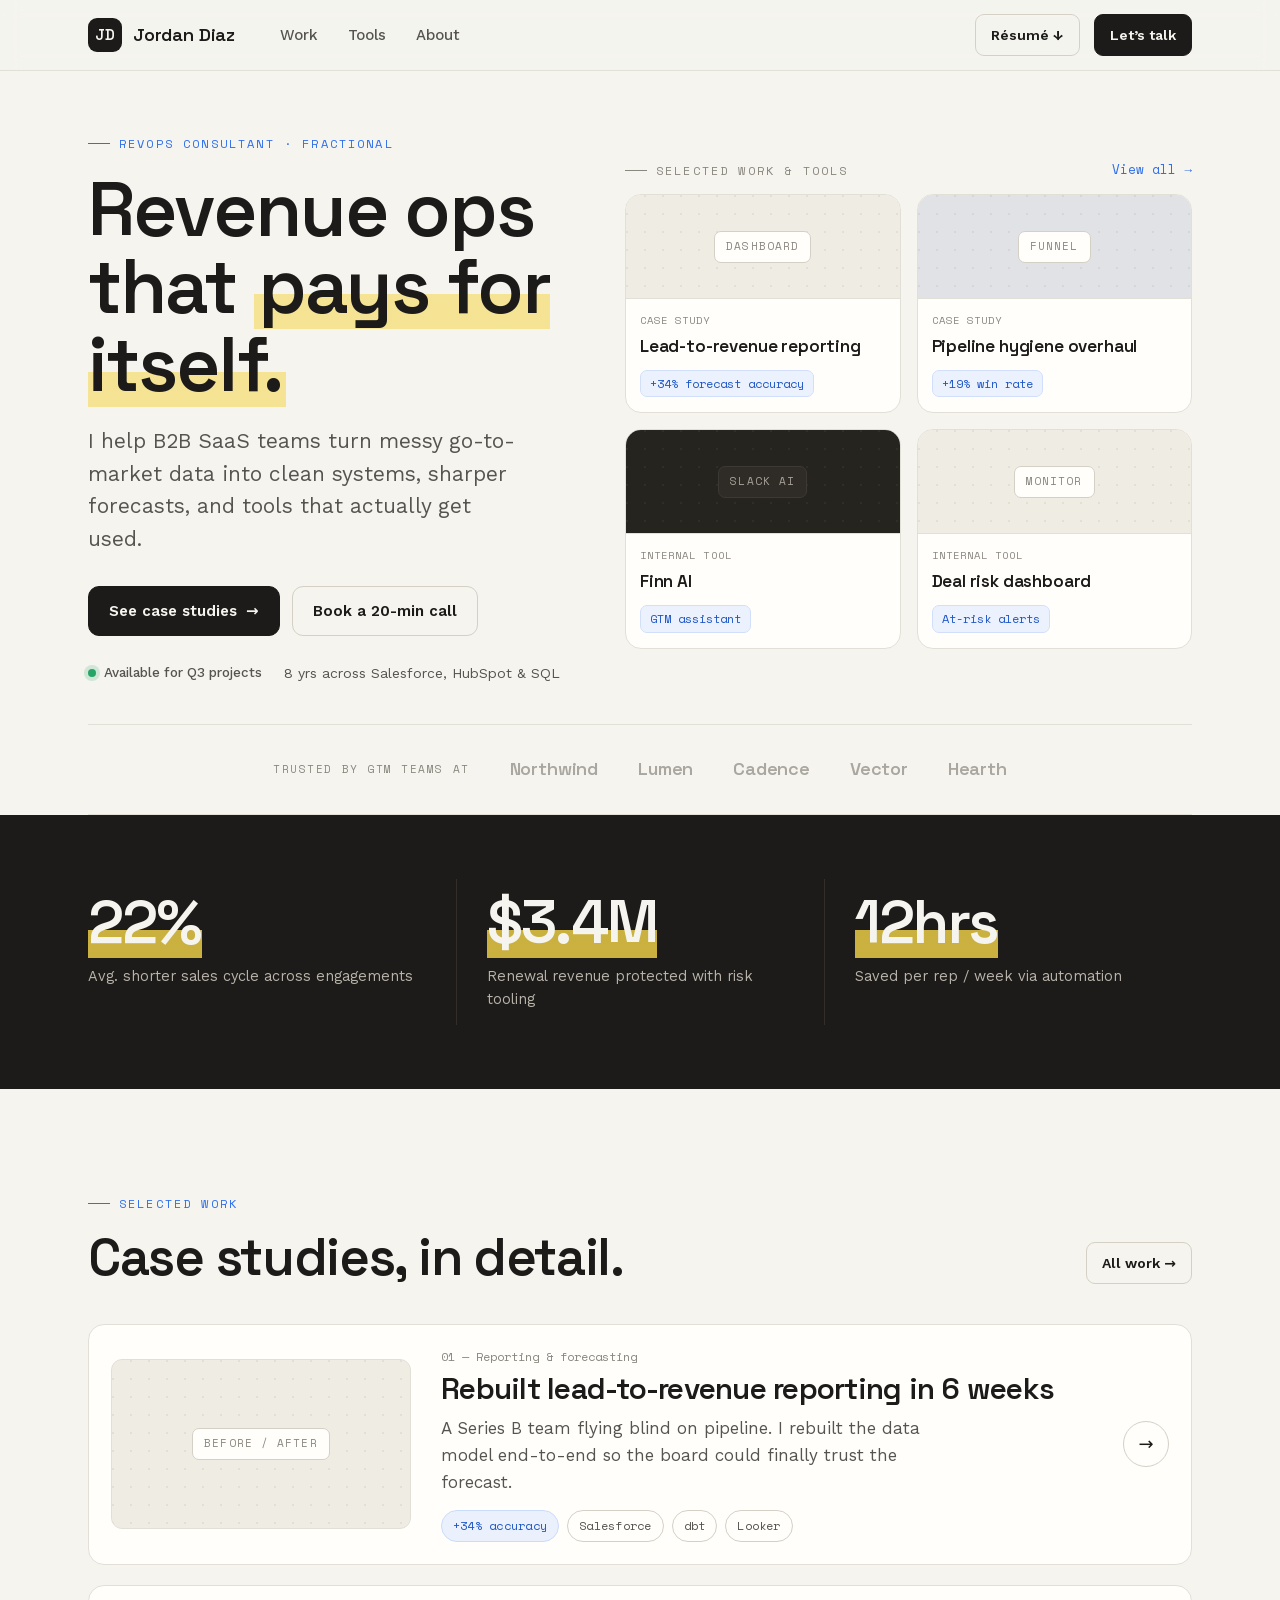
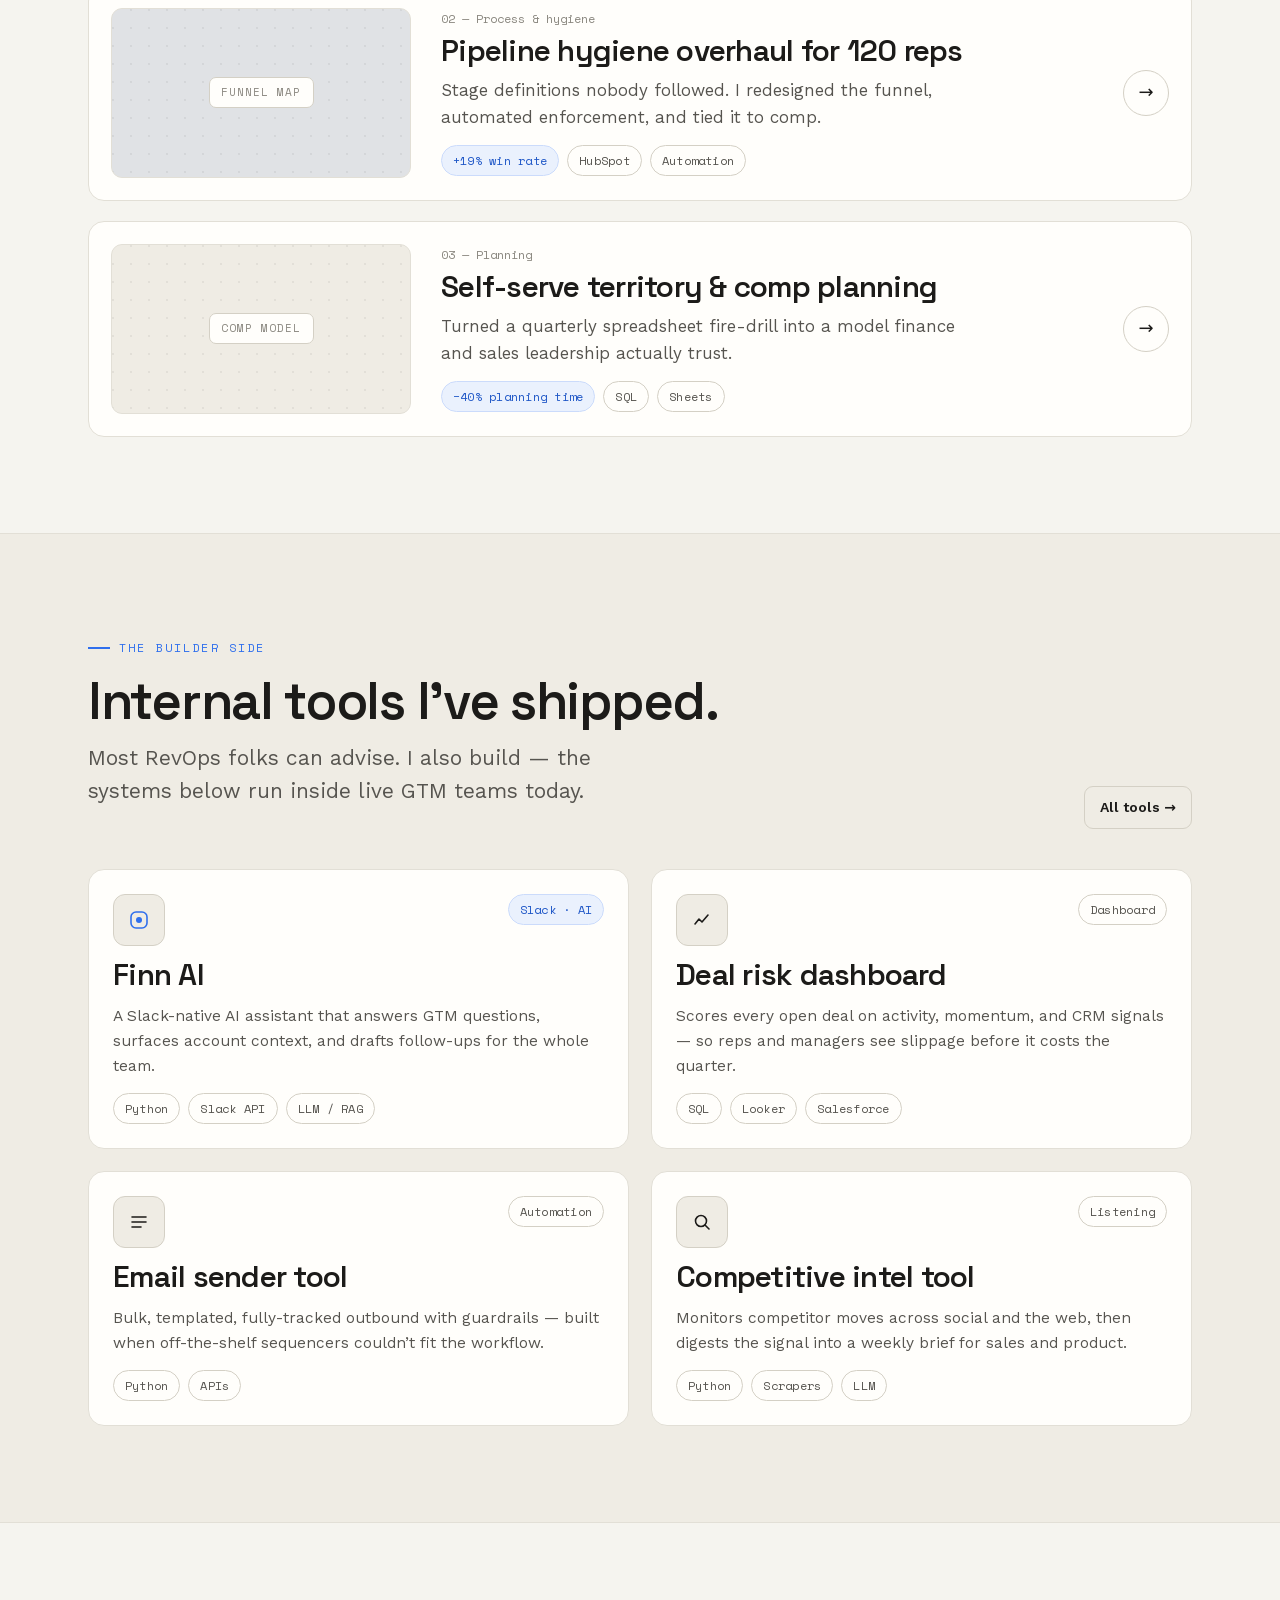
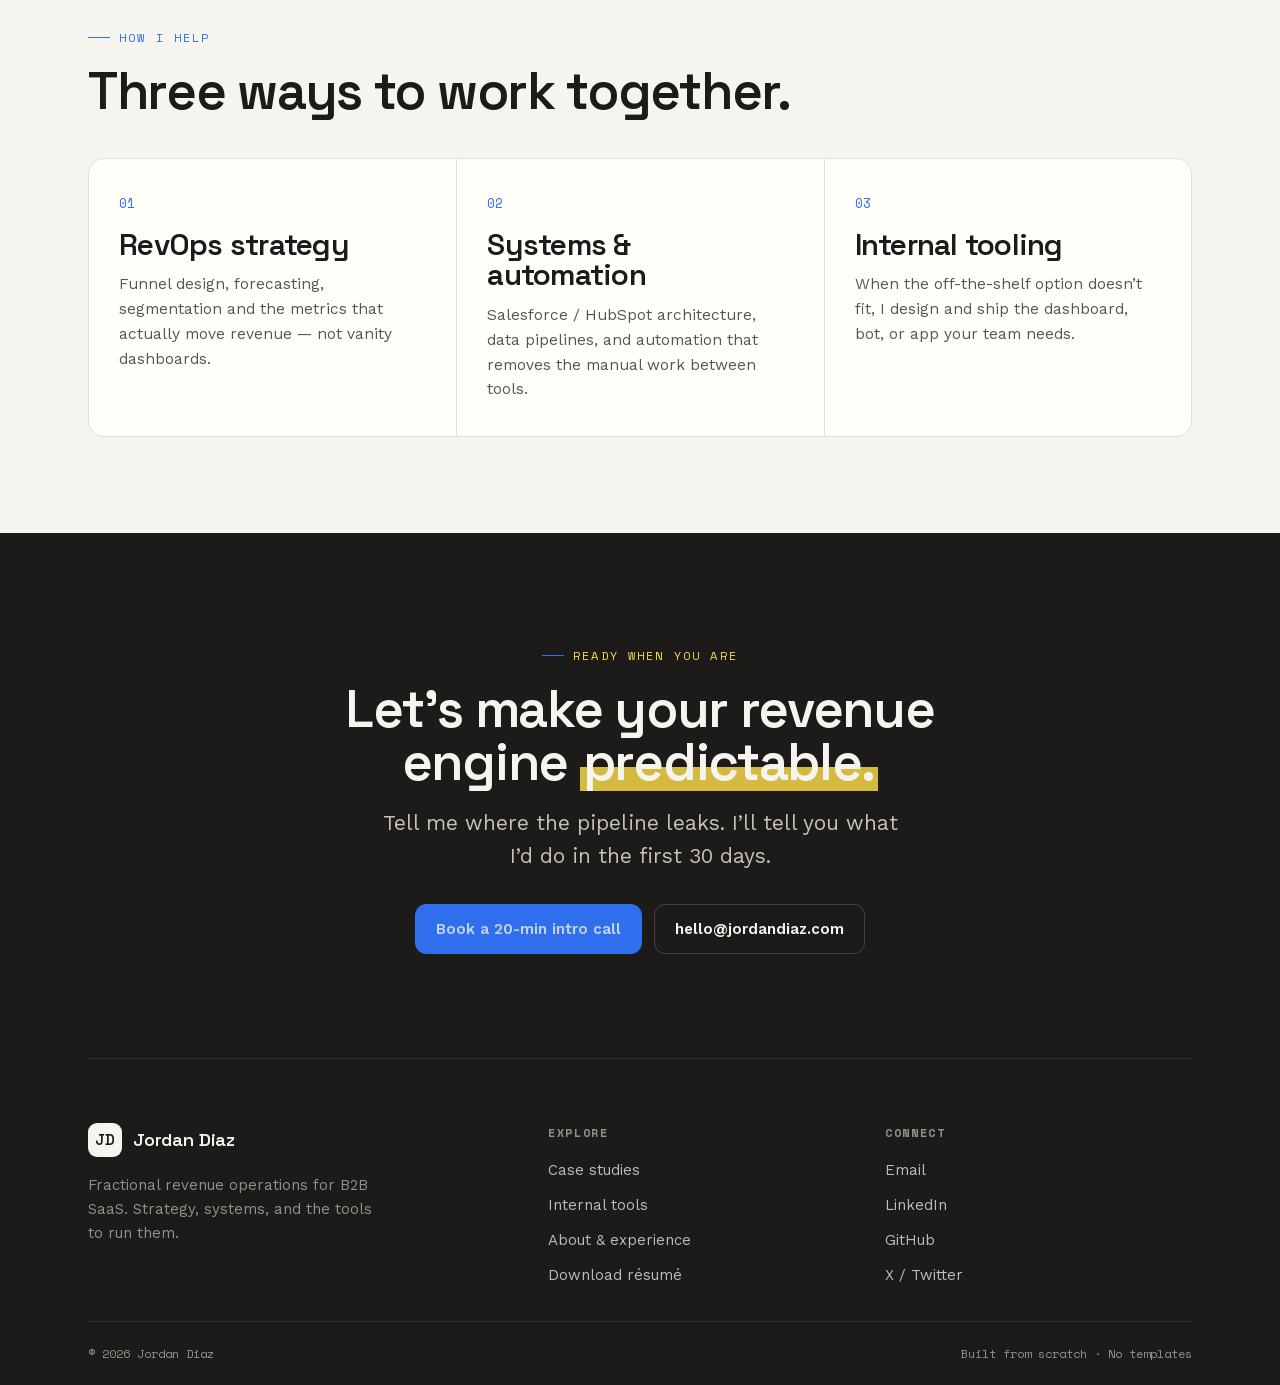
<file: index.html>
<!DOCTYPE html>
<html>
<head>
  <meta charset="utf-8">
  <title>Jordan Diaz — RevOps Consultant</title>
  <style>
    * { margin: 0; padding: 0; box-sizing: border-box; }
    body { background: #1c1b19; display: flex; align-items: center; justify-content: center; min-height: 100vh; font-family: -apple-system, BlinkMacSystemFont, sans-serif; }
    #__bundler_loading { position: fixed; bottom: 20px; right: 20px; font: 13px/1.4 -apple-system, BlinkMacSystemFont, sans-serif; color: #666; background: #fff; padding: 8px 14px; border-radius: 8px; box-shadow: 0 1px 4px rgba(0,0,0,0.12); z-index: 10000; }
    #__bundler_thumbnail { position: fixed; inset: 0; width: 100%; height: 100%; display: flex; align-items: center; justify-content: center; background: #1c1b19; z-index: 9999; }
    #__bundler_thumbnail svg { width: 100%; height: 100%; object-fit: contain; }
    #__bundler_placeholder { color: #999; font-size: 14px; }
  </style>
  <noscript>
    <style>#__bundler_loading { display: none; }</style>
    <div style="position:fixed;bottom:12px;left:12px;font:13px/1.4 -apple-system,BlinkMacSystemFont,sans-serif;color:#999;background:rgba(255,255,255,0.9);padding:6px 12px;border-radius:6px;box-shadow:0 1px 4px rgba(0,0,0,0.08);z-index:10000;">
      This page requires JavaScript to display.
    </div>
  </noscript>
</head>
<body>
  <div id="__bundler_thumbnail">
  <svg viewBox="0 0 1200 800" xmlns="http://www.w3.org/2000/svg">
    <rect x="430" y="250" width="340" height="300" rx="26" fill="#f5f4ef"></rect>
    <rect x="470" y="300" width="150" height="34" rx="9" fill="#1c1b19"></rect>
    <rect x="470" y="356" width="200" height="18" rx="9" fill="#2f6fed"></rect>
    <rect x="470" y="392" width="160" height="18" rx="9" fill="#c9c6bd"></rect>
    <rect x="470" y="452" width="120" height="46" rx="11" fill="#1c1b19"></rect>
    <text x="600" y="610" font-family="monospace" font-size="30" letter-spacing="8" fill="#f5f4ef" text-anchor="middle">JORDAN DIAZ</text>
    <text x="600" y="650" font-family="monospace" font-size="18" letter-spacing="5" fill="#8a877f" text-anchor="middle">REVOPS PORTFOLIO</text>
  </svg>
</div>
  <div id="__bundler_loading">Unpacking...</div>

  <script>
    
document.addEventListener('DOMContentLoaded', async function() {
  const loading = document.getElementById('__bundler_loading');
  function setStatus(msg) { if (loading) loading.textContent = msg; }

  // Error sink persists across replaceWith since it's on window, not the DOM.
  window.addEventListener('error', function(e) {
    var p = document.body || document.documentElement;
    var d = document.getElementById('__bundler_err') || p.appendChild(document.createElement('div'));
    d.id = '__bundler_err';
    d.style.cssText = 'position:fixed;bottom:12px;left:12px;right:12px;font:12px/1.4 ui-monospace,monospace;background:#2a1215;color:#ff8a80;padding:10px 14px;border-radius:8px;border:1px solid #5c2b2e;z-index:99999;white-space:pre-wrap;max-height:40vh;overflow:auto';
    d.textContent = (d.textContent ? d.textContent + String.fromCharCode(10) : '') +
      '[bundle] ' + (e.message || e.type) +
      (e.filename ? ' (' + e.filename.slice(0, 60) + ':' + e.lineno + ')' : '');
  }, true);

  try {
    const manifestEl = document.querySelector('script[type="__bundler/manifest"]');
    const templateEl = document.querySelector('script[type="__bundler/template"]');
    if (!manifestEl || !templateEl) {
      setStatus('Error: missing bundle data');
      console.error('[bundler] Missing script tags — manifestEl:', !!manifestEl, 'templateEl:', !!templateEl);
      return;
    }

    const manifest = JSON.parse(manifestEl.textContent);
    let template = JSON.parse(templateEl.textContent);

    const uuids = Object.keys(manifest);
    setStatus('Unpacking ' + uuids.length + ' assets...');

    const blobUrls = {};
    await Promise.all(uuids.map(async (uuid) => {
      const entry = manifest[uuid];
      try {
        const binaryStr = atob(entry.data);
        const bytes = new Uint8Array(binaryStr.length);
        for (let i = 0; i < binaryStr.length; i++) bytes[i] = binaryStr.charCodeAt(i);

        let finalBytes = bytes;
        if (entry.compressed) {
          if (typeof DecompressionStream !== 'undefined') {
            const ds = new DecompressionStream('gzip');
            const writer = ds.writable.getWriter();
            const reader = ds.readable.getReader();
            writer.write(bytes);
            writer.close();
            const chunks = [];
            let totalLen = 0;
            while (true) {
              const { done, value } = await reader.read();
              if (done) break;
              chunks.push(value);
              totalLen += value.length;
            }
            finalBytes = new Uint8Array(totalLen);
            let offset = 0;
            for (const chunk of chunks) { finalBytes.set(chunk, offset); offset += chunk.length; }
          } else {
            console.warn('DecompressionStream not available, asset ' + uuid + ' may not render');
          }
        }

        blobUrls[uuid] = URL.createObjectURL(new Blob([finalBytes], { type: entry.mime }));
      } catch (err) {
        console.error('Failed to decode asset ' + uuid + ':', err);
        blobUrls[uuid] = URL.createObjectURL(new Blob([], { type: entry.mime }));
      }
    }));

    const extResEl = document.querySelector('script[type="__bundler/ext_resources"]');
    const extResources = extResEl ? JSON.parse(extResEl.textContent) : [];
    const resourceMap = {};
    for (const entry of extResources) {
      if (blobUrls[entry.uuid]) resourceMap[entry.id] = blobUrls[entry.uuid];
    }

    setStatus('Rendering...');
    for (const uuid of uuids) template = template.split(uuid).join(blobUrls[uuid]);

    // Strip integrity + crossorigin — blob URLs from a file:// document inherit
    // a null origin, so crossorigin forces a CORS fetch that SRI then rejects.
    // The manifest bytes are ours; SRI protects against CDN compromise, not this.
    template = template.replace(/\s+integrity="[^"]*"/gi, '').replace(/\s+crossorigin="[^"]*"/gi, '');

    const resourceScript = '<script>window.__resources = ' +
      JSON.stringify(resourceMap).split('</' + 'script>').join('<\\/' + 'script>') +
      ';</' + 'script>';
    // Inject after <head> so the DOCTYPE stays first; prepending the script
    // would push the parser into quirks mode. DOMParser always emits a <head>
    // (synthesizing one if the source HTML omitted it) but may carry
    // attributes through, so match the full opening tag. slice() rather than
    // replace() keeps us clear of $-pattern substitution in resourceScript.
    const headOpen = template.match(/<head[^>]*>/i);
    if (headOpen) {
      const i = headOpen.index + headOpen[0].length;
      template = template.slice(0, i) + resourceScript + template.slice(i);
    }

    // Parse the template and swap the root element. Scripts inserted via
    // DOMParser/replaceWith are inert per spec — re-create each with
    // createElement so they execute, awaiting onload for src scripts to
    // preserve ordering (React before ReactDOM before Babel before text/babel).
    const doc = new DOMParser().parseFromString(template, 'text/html');
    document.documentElement.replaceWith(doc.documentElement);
    const dead = Array.from(document.scripts);
    for (const old of dead) {
      const s = document.createElement('script');
      for (const a of old.attributes) s.setAttribute(a.name, a.value);
      s.textContent = old.textContent;
      // text/babel scripts with a src: fetch and inline. transformScriptTags
      // does XHR against the src, but blob:null/ from a file:// origin is
      // silently dropped. Inlining makes it a plain inline babel script,
      // which transformScriptTags handles unconditionally.
      if ((s.type === 'text/babel' || s.type === 'text/jsx') && s.src) {
        const r = await fetch(s.src);
        s.textContent = await r.text();
        s.removeAttribute('src');
      }
      const p = s.src ? new Promise(function(r) { s.onload = s.onerror = r; }) : null;
      old.replaceWith(s);
      if (p) await p;
    }
    // Babel standalone auto-transforms type=text/babel on DOMContentLoaded,
    // which fired before we swapped the document. Trigger manually if present.
    if (window.Babel && typeof window.Babel.transformScriptTags === 'function') {
      window.Babel.transformScriptTags();
    }
  } catch (err) {
    setStatus('Error unpacking: ' + err.message);
    console.error('Bundle unpack error:', err);
  }
});

  </script>

  <script type="__bundler/manifest">
{"0b0c6574-edeb-4cc6-9929-af339212a8e8":{"mime":"font/woff2","compressed":false,"data":"d09GMgABAAAAABp0ABMAAAAAQcgAABoFAAEAAAAAAAAAAAAAAAAAAAAAAAAAAAAAGoEtG44cHIIAP0hWQVKBbgZgP1NUQVRYJx4AgnwvRBEICqwIpVMLgj4AMKI0ATYCJAOEcgQgBYRuB4xRGwY8NcrtC8XtwHu3dEaj+P8/LmghMuGrO0hiqxMOSSp8tcLT7fEaxhmiz3ArHTnqxh8EalDG6Lat02UYHkRyKYg9RYxEsSiH7KpZQWXVcrBUq4su9K3nL8DOsVw7t8d+zB15zWY+TOAw75W5WL7+dDjGuJe2718+/9j96DMkmZIJrj+v6LuOkGSWh/9fo933ZlZUkoSyiGnz5pHG+UgyyYRCg+gpsW1DIun48Pw2/9wXgO8RRmJhDGMoGM0QlDEGRoFR0zl7YS5cMdfOfV2yKH+7v18lv9v4lf7yV1oI20BXcK4N28Z3UWF0nCNG7PYBphpx4AeWN2iXb3f9rdCBdViIOSgPDtNU6P//SOffuS/B8koF7vFaQWMWgopWuITLZs0/0jOcB1AfsNAV/l911ZdkyUaOGPIkmJSWCZtidamorqjumm5Yz74r2i33XRVDmhQMOBCMMQYqWW7uL7mFLizeg9Dkl6ZBSLRuxdYiWkfYnANDSILSb3l6uhMOASz02rl/r9Nq9fz0wp6xN+sd+dCeHS/x9ImTm16H2DRSvqxvW5LjJOuQF71AqNAoOqJkDwC6YydH2QPEormOS4L22p1ruutLKg9KRs3MRlHPDxueYkqt35uaWXodcmW8QWOyRhtECFWv+y+v//UFmieAA+AGikigQDQbG1qTDWitWtG6dKP16UfbbQ/aiFE0goB2hFggmyYbdOnWp99ue4wYRcA6ArqtAAGCH+6d2o7XDKN4gBoiUCYluKwaHmY6k80Fph03qephAwSBXfQQoJOSHrXPdHYXk95qGEUxKQZotgICdXPDIIp5Xz/0Y1IQCAiQsRsCAu4IDkSUYBNiNzGBCmbpovmTWnIaH1vBuzVDYzKdfAcHIOwM0HjXnEbDAQgIe6e//qgY+oZF7cWI/l7JcZ5tBQSC7eHbAuLEkw53w2U4BfuhF5qgCorABNpkoreGuBSVNdYsJY65yLp0JoR3gx5nGzjxB8HZAGdq8J5aLlGuKQDlxnUKjOiZeGMfH8ZXIBaDCjvQG1oMdz3hxY0HfM64H/yBpiACxTTBgaJuwQj0p25CBh7TguWWrcqN3bcRcQa5uuzK1xozO8kJ/0vauyj0CrDI8BZfbmoBx4qvRo6Rhzp6bazSkVt+Sksj0/vhjqm7fsHEBhx8haqZQlqJbE2lCD7Q8jLaW0NwV1orCoNUUpst/5eFwQ/5W7hc5u38ClNQlx+ILLfzNRo6OgBuexkHbU/Bvwsqn+B48gTDAhBB1IQSlQlUoZJOmy30Bgww22WXtRyGWZxyTjloK8BAQFWAKIACTAW0FiAL0FKAugDLAYsB4wHtBZgLGAuYDegowExAf8BoQGcB+gokz4NfwMcv4utn+PlZ/n4iwM+Rv1pakCgCiXQo2UwYa1i4sSrD1o8sEhSisD/ihEtoFO+iag/eTlK6IkVCVSrhaGrMLyMdkUGHl02PYmAi9sEcoMAvcNiQtH73UkQiIxh20G7toQNPAo2qwhQB2g+DfsLforwlEjBkHl6NO4JuvpxC+ADSAD9Su+bLoKcgF/[base64]/9euixmab16qiwkE9WBeBodOtxCYkTktA8nORNn7sDJwY/9Mx/qN6//EN9n0TzgLwFYjMuMI9GECIEDGPANOpeizOKA9DOWyQNAkQQFahABkVGIL+AAKIifyqOOrmSwP7gAzbr5/nmxfza9FFkpVO0hw81WgHzFBjQQ0HJvUVQksyRR2MfLyQiAkmQiZBu6enB5jbCyCCz5JHoV30+gU4i4bl3+/fvYHdvMU25mEoBNj4j/[base64]/ipg7lIkbjs9nEJh7Ew7h5pULJwqlO1gxU//[base64]/Rf2ou/[base64]/ToevEMc4dfdC7uf01fuixG8jFBSerM1BcTVgT5r3OVcdvSF/3vszTPFVPJBgIUO2pb+XFzKQLXvuLOX0nP3TWLylD4wzNsWfGY+aUNyM85rlVUMMp4XHPbRu5t1TUVjeIGo5chbqyJlbIX5mQlKrPMOZyxoxcPX1m5hq53Ezje2e9nF6PtPfh21t9OO6AKjhVJqzcEqXKWamON8UnBSWHqJ/KC9PEWRWvxdDIt391Cafv91QhaG+iGyk36zHdR53/h/zgNTE0l5rMTZncEefRk46TziNHNmQ0b+pp6z+0tad1UzPsrtszWwTWTKuoIxN2l96FPMnA6Mixy8cuqYHjjXZkNLb3dYx10NrY0AGFgWGVWLckZ3eUzOhn6hqrKitDom4wQImuoysZUp/F2/JeqxUf8bz2M+ODOTWpJFydq0lYLnYT74/[base64]/7QzmY+LPYt1uLUS8twSMjL4kfGjfJkOlSeG6NdAas/voamP7WNkS1RyFrIH8yrHkRWywAFxX3IWsoaNpmHQT/nlr7dvHo7Xpy7mp+zSpAuiLgYE3Mswp/OqrwcvNrAFmMqnU6HP7pS9Wi4bZxqNSJrYddgniRLabl4BGS1BvtMUnGhVTwBwi/6vu6be+3aE36+rteUnojtas730MXb/pT3nFa9rHJuVhlU2Jzh+4lv7mPf3Ot+2TdUaeKjPJtWPZifN4jh/4qhwNCHo3EFwybDMESlbubt5szt2B8hNEf6jXl6P+OTLZw/qwsPCVoJz4wFrng/au2Lav5YvZgLJyot8c5lvWrcfXIKuvSc1RVKFL20rJ5MCU+P1DjNKjavA2Q9rauSQT93ONosb2eiIhFZj7d09xsWz8yM/s0yn/v8H8G5x54/Dotn/fzfR8hPwfrfW39GAplLTfksiPOvnjZs0JVj+SOLee7HE0rJToAALa0KMiXVd5EtOv5VTgAvdBTWj56H6ObZgnxJ1VkQ34oQNxGCAiUjY6Y7PFXIBGrvunYUrV51gIyzHoUNSSWZhlALUOdcomT9xesvjw5KjNVEW/SQ3sjkQb4tEvVCdNUUmnKtvN+YKcgyj7vABhKIE92O0xpQwxMMLtFgwDIS4AQJyMn64SlD4RlaW5WS/p+myNi84RR3k0j8pNsNWgPm8wSDy2owYBeJ8BMSOR/SwjviOtOYMdTmS8CzOQLd7rVZmRn1erost1z8VAvj9Htw+W+y21NUkgz4BRmsT6HBugfcSgMfc4vLxSeJw1Hi8IzIOUp2B9ZYfMtT9+wYTjnrlMJ1SSW5A4QYgclDiZLGLddvjwbajdVEW/SQnlDxIN8aXnohmjCFplwr77MPq8KBrDOG1WCrPUYM7xLImeHd6lfD4eF9WAkXw/1IgCFT4sQsrgy3kQRfVmWjmWAuTzC4xIIBa0mCL5MEz5mSj0ueWqd0/+BO7DNlxqbdKe4imfhiNzutAc08weCiBgM2kgxfJJlw2aCx/eMfAvDw9EB4CzybI9MFnlsxaPV6Gi33XHwE3ZN9I5yiZbeT18Q6VdJ6SXg2R6ALg9xKA/94b3rkBslve5o8cD954FnRY81qoENS2e/[base64]/XXvjR83SQkh9wQZlReTDWfQb8m38N43iNWf5BmlW9BtfQun+9vf5Ci5ilxJR3ghIZVZKjzZoUpiLr0pru7MyB3JRzuTnX80CeyIt5Ox/m68zlT7xAGFpM+xisUrXp6jVbbKUNttnldh0e8YTnHXPc+33cZ33Vd/3QL/3RP8i8wDIyxr/hVTW1+lprb12bu6dne6W3954+0qf6Uqf79dBs+NimdQbmwBwf54zNXfPguOb5mXfhe/oX3acOk7ElwUM1rXlt6249Xk/Vy/VOfcy+Zb+xLXbCmmxBZERFTAuHhZPCReG68LrwPs20013d0xN6Qa/rfX0ufi/+IW6JR6JzQ1kg4g4A2e66UMO6Ebd0caSlpbmUJoe1VMzyqrQ8XtCkQvj8uaJ5JZT20qS+lCkv3BLMqGPJcnlyciI0Nbe8st4XXHVcPzhwXN1dbrMM3XVmcZOwykKvns8LmcQUMCNgfNEGGi8YrMTpWS9DIa29P23C/Tamgk5Xn3+MbqcdtPxW0IuBTAZ9A7tkL5GXAvLnz72/vGp8vT11efUXVoV5xba2oKT4+ec8SFkYsBS326ElnTfrSPn0pWzw3VMLspdAcEsuZX722e2M8DJ195qFZmPywcdamTVlQFgIYxazxcp5Szd/Iz8q716rUvfvBsA+7UoFhh2P6ZAxO5iNPA9GVJoParT2S7BGR1Kf2ghwL1CP7g/aqw6vaIe74tef2NI9sTt8pfDGKgB8mG6jjrAq5QXnN6E4UF4HkY15yqPK1AWtpRfU2ZKkF98kFwKePX89Cq6L6q/Di4uQdmzAP9VYTazCP5sctC5M+sN1Gi45rd6P/R6HcnR8s9kKIiy7CklSs76zyp87jRb9KdVM0gnkTYNgFzGVuG6aT2z8NUId5TwV7pfQ+gC3k4N+p4MY0Gi0kyOb15FDNR2A/MXKr09qdeQ53vv7u08/+uILzsMqH332R7T7FcG9KL3cXxoCW4kHRPLND2yGTk9byd3dBlxILwjM/YmlLmMK6U0Ckz/8V1cl6LbC/staXTGa+9982u50/NW33vr7h8fjtLoYQZRK3EbEYVCrZS7kmc11AePn5/9klu8VhGvuDYMQxx0VVufCFqLWRdKtyIsJFyZRtPVFcDvKVZK5dftG+nGxog6gKiKJ+3ApMy8w7wfi3qssnwmJC/1+PbFdhDWpyLu/pnO5kPf7X/eBeoyxbHD4jKhz6RJq16nm4WEL+wN9PHSa/vN3v/wff/3v2KolhzulpS1eUKhWa/bxBHKS5zwZfS5dxm2vSZ87lQYwCDQ1oAMDbMIxc66Y3ioE5fQmIAryAAQ5gn/lDEICPaAg/kbQz6P5YYtEijiynHpE9YYv3Tdc+8HDG8qlDUODidL4Cnq6PcY2lq7ZpKoFxGByLxTqKlE983L9FfB9BD0ffBtLa7ZEVSXs2EXuge8WqtE6cgpBhcb9CwAVGKNrHPJA9zC3iQiKuIPDGzZEXxIEMHmx3hHw4jIROAFd15SjNtRTuegWqdGcaGI0Qd4FCZnNhzcbz/[base64]/BkblbsgHUwQL3v1C+NxdmmzItDwofnycEdXrHyMNL2aEvyqjxxIu2kBzq9FuNxOSZ/lF5lmV8pGVW1LHY1uKuW/0hFkrZ9thwk95mVwitJUzWFg0q0qapJLqwgMuG1YKAuYTscplJjIsUGICNac+9jP9nT864rxWu43zCb+KwjY2Y3bbMNqlIGgW3+3bVeonfJQTZizZcWIlIPpKFpTYYVc6OGhi2Sg5HTcPwEf0cmt5OB146bAGp3Yh3Zaoag5sTfiABg7hVFOjNdHmY7/5316at8AxNfGUojuorFskkkQRruBll/I7Z5+DnRdt/V0413CbTs3rNxvHB3Y9CMEItOZ0Jk06REj9bssLBXG5aK5rcAH1+yFOeZJF80ZGlEQGvSAUC1GKfDx7v8oiIZvl015XUsutnYScdsHkzRKOxudBy3OfNnKSUroshbR0WmW2ebpU1JlSxigopXl/b9cXjpdLmqP0FmcbRdI0pbe1BZAv5GTbRwjT364hxerVzbTJ8/5Sr1Gz+GpmFt0gzK3WK6PATaJm+zxyw7aEJv/U7d/L8DG63KarjMG/Qxn8owmBjaWsLVFVBX27qIcdbvOqfAmUaL8ckD9O2TyVEjXvTvzykKTkX6A5e29i/IHunQk+zr3/uUwRll4CIpJ5jOLeX8K5Cd0kYjdmqWeZ8/3JgMkXFhOXLy0jxE1EBg//Oralvuww6IuC+xb8uQhoPmh2IiTil7JZKUMRISflBJgPrJFfOAhFSB7XYcEjKaMkv0dN6fSrjz7LzEzbAdt7H9jq3GhV7kUo/sMt2mJonlt2iOJNupzYIbFfE1WmTkrlQfDcAQpo71rk9Vfa33aa/g4AH72En4ue9/D15q3Lz8wDzQAQgAIAEOAP1OI/ZYr+63cBwbT5BbqY6qwAs0+NUADVS1DOoEkadnPY8zz6dFKUNbhHR1oOok87enPkZCf6XE/xlZ6tkmNuT2fqWeo0+SmZA2jprpsd7DTsQXPkGHK3XQetOoaqH9cq59Ca0GlEALTYEl2GBXkbvSLYO4yuMdcalqxomp7ILQroZsdm1ei/TEyQX4APw8kOi0bEXvVPAFxGDRGasNrOAPrxAQnGQIMwbgCeXyIlQqDkywgFKSYjNFK57GTICAs5+yMCRLIuId0SY9chgBghEiHg4L1zEYEoTqIPi4EIwDssBxf4c4754xoLnXHZHCOPmKhBLSP3DG3Z7Gvo14CrZyT/hmEi6BZxA3Zq5EvUmdsf99sv5tAAN8IM+dZLwYMxMFG0ZaRLskE48Pget406tW0KNwq3Phb4Nshz6z6t2N0e4XrmBjpzYwizlq47AeuwoXGlgmf8WmSBcesMXqHi7kttzNpcbtHYj43dLbnQJkvwZHPXt4jv24QVM6LW6z5k6+wlliWYTnL5osH/GpcBEjUIkxYtWSMx7MAOHTlz48nbUHGM1nQD07Id15M+CMEIiuEESdEMm8Pl8QVCkVgilckVSpVao9XpDUaT2WK12R1Ol9vj9WGwODyBSCJTqDQ6g8lic7g8vkAoEkukMrlCqVJDGq1ObzCazBZr/NvY2tk7ODo5uwBXN3cPTy9vH18/fyTGhVTaWOcTfXaW4CrDnAGbsAy/A/49yijfDf5YJjgyEWHOmgFozqNtu7MH4r1VFp4rEkAiL9RIIElUCgAh0sggQIJuIpIM0kACSaLihQYBEXkREA0vFsggiRS9mC7rkrR1+SB6IgIvkQiJJEOEQEoPLf2jjBgpyhKIWRG5LBCqZJ4fYrrFTlpapG+YSDNQB4kki2oBIEw6mU2wcpfWPLzynU4mP/+tMkqTLYwJiR55mSALWiliS63iKTWcUawpbS6pKEQVKppoitmMVIps15GBxrLUH4/sdFovjYzRP5XudN8tgzSD9IhEkkXVC02CDTjfnRo7sxLzBmonOTTYsaTscO7/02tNsrahcSP7Ndr5J7OAnW/9dBEWoxmCoFVG0DK3IaOUZKfzGwWwF0gkk2RLFVH3ItyTpvmeIEgyYaKNYvk/m1zis9D9uwvYerKymv94wraSxRyxsy016qmnx+9DZJJIkDBRmZqZk540AQAAAA=="},"bf493ef9-9a60-4d2a-a845-8c579d22304e":{"mime":"font/woff2","compressed":false,"data":"d09GMgABAAAAAEnsABMAAAAAuSQAAEl9AAEAAAAAAAAAAAAAAAAAAAAAAAAAAAAAGoFMG8AmHIJMP0hWQVKEJwZgP1NUQVRYJx4AiQovRBEICv847AgLhlwAMOQEATYCJAONNAQgBYRuB54YG9CqR9BjuwSpdCeE+r7+mYKMRsQeBxK6Q46KGspJxZH9//+ftVTG2Dey/QAAqlplIh4RLJs7Fg9Vea1uYVI1uVrPHpCjW7MIZ22YJDrkAoFk00tgtgCJFCrI7ilrLRTsNqBiE/PkMDGBiPzQu8jWTpRdtjPZLhjLLZNxJ2kmHAktZdSrFlzbu9l6eu99DiillBKQP1SiEpX4Q9q0G5rdYX0W/HzpKf573cNi2KWKSvH2DRIiQk108NesQh4TOap58iV6hpMBIo6BnvSPmO2GssGcemxZ/EeltZEjNDlFzM7z/1/3fT/XPpGR+SAWAN1RLeuL6knI+IGf2/+52xhj3DsGLAAnNWowxsAx1qwYUaPGiJpEOwOMQloeCkqaT9Fnf58fo1CxMaqwMB9Gz39u1q/RTkbcmJWuWd7bs4idxo5zQlbsJOadWXN8aJAGTyBEBUIIlpIf2/z/ThISINCW6hV9z7+J7JazbNr7Z3yxHV+6f5VnesVLCy2WQgCi/MG72X3vp17UthW+SSv8VSPwhASr0BhPCDfoVkp1GRlffKzjkhPPQR6CBcu7jN3aaWz9Uve5K9kH+6wgUZcZyf7sQ2gTtlr/NkgltYzlQQAQYLu3GdNeeS/8CF6iiqZ0QlVCvqHcykESQgQiE7GJEsSCXJBlvWb6VzY1e/bZ+3xrYnfeM2G9ASAi/rl8H5fPPZQDao3a6FQHR2EbrDFh5dDBuZ3KIyU/pKSG6B2VCe5LdDKNEFjazJVfdyFA2OP4uVyMrK0Qot0ctt2foCSXMWWTtsbjcZg05/BSYKUGKHyNeUgZYGNs/PxiBRCQAQACbXCgIPHvTdXa/7jAABQdAMWF49JxaV+AU69dury0F2PRpsVfLD4WC9BLiJAQpOESEscg6QCAkg1lLrmkwBV5B4XzkHSEnBKlSwmkOGPQEXS8kGIVUupydUV91VXllVc1V115uajL4/nvlzW7bw6xl/QJUSG3RnXhzYY4F7LqGkmKQyt2lMHZrVFIColESP5vpkln9Oe/KFKcZ6/XT3HPg91cWVjkBC5C1oy+f+TRzy3vYafHeaunvEgtShel7EAFfAuXlsAiVnjMX6aeRM6BrohCbocY43XP+a+fo772X7HX0aYde00HSUsIsixiyZZsyZC/PYfef/upB3ZuYq0XcRNEeCBLzcff7NoCz87y6XYkcC0cK/364YMhGODjEw58eOHBRxY5fFRRwycmMZCkxgifjnTCQyDABASqP1gUDsbPcAh+Jnnh+PcvmE4BBHxNSVdolhdlRdV0ozGeBGGcyGmaqbwoESYaZfqXpI+7w/FQlGRF05Fle0GlVm/3UQkIBOxLCQJM5SMO7sCDjzwR5crzbrwaBQEw/AHyha77iouuv9p9JDqnz/4xhnaIbyjktkHLKzeREFEhyMa9SfFHbxoUUSI1ER8OKPDuHuOqVXNb4F1t+cpEIgO7D2guH/WqGmRgKzun1avMUwrt6HNHP3clted0p7owsrm1EETeCF8Ibc32AZvCYjSz3n/gN/[base64]/6iYVUML5r1MFoAXJ8sVc+kUjxxPXA3rvuxa7nPl+lKi9hV3+SH+KGfz1mbWNxm2ju6IjXIGXTrVHCRdZWndSyxyGSaPhzKNtcMD4ch0DXvUcFPsaudcs/V86DJ3pqaegHEfVPv4z2S5ROflUBueKpbjl0EP5cMAqfztHpEa2dV+ym24/MXnTWe4XPS0bIiLPa3ty4kcn15zO4Ss/2r0+g/LUz1u+piLNYQofdJqU/521fGwSL3lsj1oDJh6V6z+JaGP3k2A6N02XJ6ev13SvnZcD2PuLxy0z2D2eeQfDUhhqNs1jXhumiXrMr79HOR+4t965gjYJVfI+21+9H2nvKw/81ybZuj7buARVx963zVui7S/qHREKBzgfx2vj/jrmhekSVy9DUIsRBYplJoba6Zj3OwoNEijjay/RrQ37fQVuVwb+NqVT0fn2eda6+r4s9JzjkLr46eLTjyybNT3t4ioGQP02LbH7jH7bvA6XqLhL6WPPqu+IRTtmblhN1wnrVxvEauNfUOUkg5cPmnTNuZiPo15KgJ/LWbD7hU0NFvOrbfeuvr7HSM22wuya24Z07Jrvtv9vDlXJN/qq7NX22frP9OXI2YK+9n1MWbuYq7UFX8qmXHHupe1S4Ic44tXdQTEXy7xtaRNS23XTmsv6atBaE2gB3rlW4mfbrLdtpLf4OpEleWYMNYS6mSrxxmuJBSvxpGbx/vLvGmIvSxLLHHbRDhMmpggpujWMB/Dn0knhxA3YsuD2Na3DInPfIwVm2Mkau8SQ8ofQpMy3DfjS62XZsWWNbMrcUcy7N/I1hrzM7thbhz8WB/6eWk3yVppWn+MeragLvONsqG7MYxmR+yeDQ9HOnGNID6CCyLsNV0iwlvzk2HWH6JrhIZ4boTUV6dHV4xa5+Tzb226ZrYeGa/[base64]/[base64]/3j/WYNjSSjcFLqSze70a0l/8TZ58DLB11DM4JJ+CcchbFbcNwRryBeustnHc+WuQ/thW+BKALguCBFgJiBTYhI2SgB0VQsBDmmsUmt9nG/gULeXKAQCBjJOJIISJlhRrqyWxIUmXFilWRjkzTx/EphAi2kHdTkFI13mad6ttImX2bdeZsPb+dl1pY6liCpD5NMDkjI0+T052/4d8xsi6bdVvUI0w4ZdJAKPqyBEIqlIVAxkwaWpYygcFWO4gWj0ovgaVYxggDI1vJsOYIxwVlYCgbm6XyOMhnIKqiuaseyObCig0Sm2Jv0siam7v5IUupPLdFtGnzLvbCCao4nOIqFrRYyaTwR9upHQPBnjFukin6Jn2G/QYgDoxpDjrCQkSYY6aThlhKacCc0+bhfN/BBRdRXWoklxvVlWbpat/BNTdYutlIbvUt3XYP4v7qMR4YhnjuNVthsoZYuLZ+gWPUL8ab/A5AiZQLCkYRjyhTo4a6LVV2IcoTucg/89GEySY2ksQu8vtkpKSAXFaLuaySlzy7b4qJVSs2dlNjr6qxF2NQGUI5cYqTtnKeuPbQIL6D39365DBOHe/0r/q7Z88bfNffoppDEnbcqBjW5b4/uBvXaVWTVTKGVVi6ICjrXz2fVemdjseplM2/P8NYZ2mBjbBw5oJ3OS8he/oacAG1MhyldWL1gzILDh0+0IE/IsS0CMIZU0VJZttRY5Ys5Vx6YwiwTMPXuX8ZaJ8BQgcdI3bCEKVzLtK47IZwt9wT64HXEi+rc/zH8aDfIUOpJH49FY4W/aEQt0jfDLmukpGAsRGIaOaT0HS9WrdV/F0dpprdjpPmG/MtTKdn1oVjseNvRhwjnieUXkRJYsXTS5aSqrjZbGwAFg4r7FaLtwtuODUDiTKveYsd/GA+tmQbdKefXOLk+PJj/cC0UrXWfaxshE45WFZR02uiiWPTmkXHPaLuf9+7v3Su1m2KIpQ/X2pJhCCizB5YQcDmZdQ2c2a8rbmzMPnyOrFKdtxL4X5IpOhmPQQWiCyRJlZb1MZZIr/vXiAJs3QH6w7THaX7ou5Lui/rvmL5YQK2Z6lgQyhktRihtZKgHzPphYycQmiUoVGBOhrQihYjPnpISCKSBMkxQCrjOItFM8lGcgpKLuQxGS+/Ch7MVAjayYrWiu91b1CiNGV4NPdW2aJl06uDkCYn99243yN5ypMuWGqZ5dmTKHtLz7782W8MOJCD/hyCQYftlFDCcYlALHEjIZU0ZGTNQeXkFRSVlFWCpQ4OVTWEOhKFxmBx+AggkiKDEh1ptS0WabPTga5e+jDgmDecuOsICxRyLTM4+GkCQDs5FogskVjNyI3vYvc8ji1fSigg+5KjHONYJzppdhNeZDa0abd40rUB2GNYb9PHu/T4jkY+WmfBn94C4fT2bGvNrNen13FSJ8ArwF4hDdj5bjtggWUX/nWuCnwmaDptXdiVLkPmdNaKHspeLNguVWHtHFOE2n5NtcNOu+zOSHTewDvvffAx/yXNKHyafH4eJM+L4AA/I2R7EQsgskSaWG0AVg4LLNvEYbn/EQKLlEx2X28a5KhjjlwN5PrhTwrU9wyCIMj7pqBdcMFV13IynR/DF1z5yIEwMXhajaUWZmZBJNFbDYIEh4LgXeqNph2CINMS/6VN3B8rCxkewgNiJRBgDB6IVgg7CNBBEIMhnMijjjGdqS1Mh3JKuwLs7LrrKjgW19mQfEsG5di2hwyScLudmgrvd398IosqqemAAPJZYL7lQzaWePdPRHKQXV66Mi6qrTaKHSXh6tJmPdOAbMzOaNYDofft0fXq+/7CFcR1S+TOFwmctdWYW1EUIwfUAhGJXpel7YoKrv/g/FYDwvnMhr0zd/M8M2g0AB2yRfRwTpGp+UpSL8pWo0gGSpzdoDIiHz/SP3XWeaaz2ikydV9CqP/W/8lIz8P8MvA8dCpLdKqcziYWZj5ceeFVqHBiXGzOsVwULst6zUUnVnV76CXCTWFZqKK2u0SXPA5dV86yAhxexKpu6lklCUCfjodBi6qipsy6dm+/iKDS1mddnzIO4U8p/6yVKeJp+u3ht63Sr6DbCAyVCjeABCH5ew43UTEaj8hR5HZ5gV7EkF4E/s8Qvp3e9oPZfYWH04PeMrki/NRRlz8o5/a7CgiXBagHyggcsU2eswWFbWFeAe5x4FRfdgc/A5+ArZmHvzlZBd3d8VgNyJOA/KIGgNXwEAgSBJiPACyHu+WSS28MABNoPPAhgAThAg2o4JB2UB8BAkhDRvei7ihLWHzCCLDBbHbfVwPnR0XktzrO2ILP/DelqwbupmRBAeNqVfhJSE3asjirsy138zwZHyzUO71Fd/gf4KM4ajMyZ3b+nll0R9/IRA4qoCpqoil0pr5Y4oVPiqqa5vxn21ur5BcWV6tdr3Ew/NQmeH40lcd1ifi85ca1vPhLvvq4FSHgnxth0wjaefSWE6joCxnIRj6qoAaK0IKGI3NPvVVQuVC/ReU8aC0YBUQ/UWR8yzjg+CFnt5JdNn2yqhiWB+ZNnpz6/1fhcZucBlP+5C+9CcCPvj2cB3Bt/EeOHq5W3621XskHIKjJrW6G4Y5zecpTmZVZlb48zSuXaH61YvudnL9kNJ+B/CNf87sEHBFHwpFxKI6CcyivElRiGSu7iqsUcJWeua6vKRKFrl1FGsB/brZVIVClIBMITBRskhBTCE0mVkWiTVwtM01uusLMUDOkpipnqWar5xwjoZmrrRE2j65WZL2IOuHlG0U1OCdWo+gmF8SLaRb/l7gW+lbXZEtYYKGyDRLbJC+S1M7Q4bkpUjuldUvvkblERq//tJW1TPZyOSvkrpT3N9Mq41fL71OwRuFaRcX/KF2vZJ2lHd1X7Jfl7XMg3/nmJLtaWZ4dUV8U7rbxvujup2V909t3S/phaUeJPVZud3vb2/ipCjtTvC/VoUEGjXNahLOi3ZHvgRIvVHlltq96+m3F761/z91VYJjZPYU/500m3/[base64]/RTr/SSPDE0Fv/QNPOx34UmDqK4MZrw1mF5hyK0AHKE2UvIEawA7XpgxODvuLxFAH8/hVA4kY+qjA80dIMESF7g77CZVy0CXFknnbLwTbhjsSKW+ljdwaVEbE1FST4Ja/I0G1OXP6G/[base64]/feYMn9z6AlM/UU3e0rbXiFvjW+J8uccX0kesY9RD2mCmH1jp5lgXvIVMoT9okns3tgvJGu+X9ZrFkGKqsSRTUxJwAiFzSKM5k3/[base64]/GqIdz7bqQGlq96IoM1oxSpQ8/DA0A9+NauiU8+vpl7rfeJHbveX61npTv2xNDx0/HtHXxJmhxZZRAjoqgo3fSjc8QSeCpM7DfztaQkBacOQ1NJWSlw90SADrGqDpl8zH5ynxSSLGkcK2dCP0gKEbZ+UDa0YTxj+/621wnKgPgShUhXqgz+CwNoFFWL2qYYOrtz9lMyaz2sk3urwmXDYyCJ3nqSDeMZo+4wQMs8hndX1IXsCrSxoaTv8IvRIpTWxsXGfiXkq0qnCexoQ7iZ/sH+vGPPeM5+sTaRw28vCjluSPZaQBMuf4dAsZPgWWUouiUBlYSPgHuQyd2i/HEAJ8H8tZRrFDNPovUFKQu/XVWQXEwVF8q5Z8TpEMEwDsCjTrf6Bt8g6hDoTmM4CIc/5WxQob6SbUSDy/crNuq9eU7MPhJpyK5Dmurr9H62k1gsGRybrpaLOIfYjgNHr0pK6UqNzG+4GGtXEtAXAaL21yfVJDNFG3xk67JsqBbFaStDtrSTFrg6CsWN5WENaqmzAyvSVytBKBaZ7rSDf4iOXtj4iObT5pUTGLrOo5Q3aDba/G0+bIQA6YaGsn6hhrHEuFyGSz5jpfXis7Y2/uwE14mGphiREEGJ26kN7LFT8bOlcH2zUvvHd/F0kGYkpbQas0gE9LqHVL3oyzvz5CanSYig/PcZAlRXiSfSUOzX5Yh9emZH22tan30W57EjIrPyRbQ8kS73hGFI2/zOg0S32PWAMrGrj/Qi/YWZ0pLlfL80pE9SDpxNK/MOu9d3yj9eNNPfCYOFocXcikBCwomwqtnnCPNSo8qeQzu9ea1JlK63SFmrutMyQTJTHMkycca2DHI6RzJu2WSMc7o2Dnk9zHFifu+Uj/t2b5pinbQKtLfuHxQAnWhf3brrSUGswRCIcZGSE/3uq3QVIrYwgwJqkTErI4+Ut0kbA9IyU5HKaYHjhEqxVkPWijVKppRotGSNRHulx77XvtdozYd3drN/A3es0MaSv9abq/YL4Ol441gC54BDMW58/2jXMxwLj4vvByyv99txgfV0/yRojXSv4p0c+59T42oU+JL8iHxJhizLTxAnIAXmJPWgXfnxgWSxMCHbV7ZdvDU6JkxKku4qRG+V9IfFaUVkkVQK64dYbObi9taVrVLDzBk1zdUWSktDenluXnlVWV+ZaHm5LxmDjRKr/iwzf++S5/e2dMzr6J0/v0BcWDm5pLpp6uTiykIwDKyXFBGjJdGkMglEYvqpStWcrD7ds5omni/EM1nPV97WnJNWkUV7LvLUSOLR3ft0jmAYUCrzlcopqc5X/3nzBoCA5U+ZVBGoDIyMzozTyzMjt82SECVR2yoKJ5XuX4ZqpOklaVV5GXEqtH6i1iy56LOvdKGnjtkDim6USS9K94fWuWOvitJEzeuBGGzmInnRosAmPUNsKn0Qz0lTXhkW8TV8UtupTH6iRCk5XKO/i277xnurfO7qxiZzxp+NS47QWmgTI/RnQYJFVwk05cn2Svu8ykxDapY+1Lc2wvnHn4VD7rgIsViSVMQNC6sMUGbqApQBIQGaBJdxkdnqFa483dh3WfnrGxIll8vSKvhArH0loUle1UI0Fm0WhJYl3lDeyDalp6WZ0rMfVRMVZRMFsGbGftWELrS9q/oURPug6nXe1PZCoNB/rYs5k4VqMEanoYPA2ONCbpUM3Xyy90lghLkw0T1Aww/84y5B/d5SjUqljFIca983TpviI8vMzzGMOLMCBEoXgasl+fh8leO12OzMFPT/Ai03IEAXBBmY3qgIR9MkAzI/dGgkihWsLpHJzbForMJMQVxwUmFJFimrTyYlFiGRyhCMhVfKQifGkuNCzdQYrssVCJMrN+u8leFewcFJfL5RTpIjogXr6zPLNi8UJS/mAwdTlcgUDH++5OZSmUoYyRoZQg/KBiRpaLhRoeLwUQzBoisV8olRaLTcXK7QaYtF0tIo15W49GKTXhsll6U+jEvy+eGdi4/LSo6KzEmG0PfouYqKEqlKlppFJo9U7xih0sX5Ehp/E8kSqkql8sovU6RJUQYps7Bwg8JMUkZRERilvru7N2mdBMGpfoJUjY/MQx+v1USPz8v/r+RW1qFfL/y4jHh/TUVuo/jW78YAGIclSvSViieXRgR/QrHwYFVQpA8nIjBWFi54K5bERkV4p7hhXjrKSJDF9W4zQhiYKryxqEqFzByNRp/F27CoPwWRwYbx5emkdE0aUvKxCO7nc16OXqwIFIuUISq5mg8OmHFWEpa7aQqqc/SRRfD9uFq3+TduRLqu9w01hScm5UehuplLogJEISoOx2eH6AYz3vk5L6woCkjeRR75y4XLd8l2bRJuynR2niQEOyuBcXgL4+N1EZnglWBDxTNFzgF01oHCUxC9BRWv80pmbQKdJ4UsZ+chBeLWTKqGI/NUw9AbMyozeRR5gzJRl0SWC2ckhieR9UKInOzr4OppzIHicPuWg0NSTDS0DMyVhBLZEjZJI/kQuF/mZb199SHJzfi90BgB9snqy0y0vczl30mPTgrLxzpPUczxqmNDMaVkepUZU2Ix+pykFHVOzCaj5L3EuMm8ScVPYWV/WrBgBRZZppVUR0ZIJharNZp8kagkyqOdYDCNj1fpFL4SO26sx72g2NzsFPKukEgujxcrqE2uiI6MLA3T7/aTRqlU6nj5FfPeYI3RR65NC+HR6W2UhY6DTL17PzsJl2BMjojINoJxWHbRbjYIPGPE2o3/Zk6fn+zCbWahucWjyHuKsNjZuRiI7EZ2oS5ey2MnC4se8Gv5ljO3nSeFZpbzFFmNe5gb/P7fKtp6XXF9qnkrSFUCrgAqhK1jnD0bBA2nXcKc+4QLX5j9rYJWwSetC0j9YutiMuqgG0spyjEoFWHyENEQL2Bh/NPFi9ls272L5pP3jYv38E8KO6YcTJFWlodE/DT+f/0b6xX2PWlPf+3OCtBlp4MGm9XUNK9gSNLsn5dVVlgYmbzTpqzSm0jGZKm0mLcQnzW7cVE7Me+M/V8tjSquOMWEiCrkqJ2R6Qq56typUeC3BeknVVVcQhVo/L3otveo9mT6aQZ9P4N+1ilUowHD0rjeuPGixSJ8nd20YvKi31nhxNfyWLWcKCKyl3M4rextXB6jzjRbnu30QW2UVogX4d33+HH3uFNJGK0FqR9REauSL0ZVitqoFS0vhL1+s+uiklLRUzDKqoPUkrRd5bgdDn2qq0qIj0YJJjBEi/X7a0nBWtlaWHXK2V3R8yOeQR+0t13N9CCXBhDDvK97OvUNgtRvdl0Mt/OA9FNdlY7LEN1Nyisg49dKP1Og+Qb+UnbZCvf3bOh59ekI6oit/e/+OcdQd3CHNr+kuvDwusSIujB5HfR8y6jS66rio6rCxVXgLmacZTDPMJj7mYyBM9lY8P2WK76Chnj5qHluF3eI+34NV8WFCWLGPQbzLoN5lsk4p9xvnP2/6VQPrJLk/tRINDFdTYIwAfSEZNTFxtTBgm8JVXGqqvXP4izRMjXBVG9EPdsywoPZZ0c7TGfE/+hRuDuzDveN8bzpPe7z6Xv92SDdyafS1Y4KkTrI0wv0bVF+HcHuIg9+bwScrIbXhSfVnZTXhUXUweCyrkqfUTUorgqPqgLjsGwYrE4Kdc7O6aH3ja4eUKpQjTK9KG1yXkacDg3v0gmOCkAhijpQUlmWmxtzLJEqxFGRyeG6qOSo/QWiF/8JrAXkCZs3AnZJUsulQSVhNgosQ1vXHL5+QDnQNTaEmbYNjbl/twPPu8iju7PeRehaX68QLQtRxGQkzSxoS3Ne4excLezgKJ20k/Kk/ir2mJUuIG0LS/7glMQfJf4U6s8YVOaqkLi4EK+FhjPKM/lFudnZpPPPrJ8cJ2cNOWE3qvIYhW1gjkuXdbfya4pu655uG0GPoHvCdk4wd7Ur34USHdofhEWTOJb2DI5g5a89vMLEE6eGoqESo8lfftQjeyDaEKkha5MjYgd6Nguaq3Me8Jv5TWV669CzL7RCG1kRvNRnsq/vZB/O9ckWMJfS6UuZjG8ksBrXoKmKiK8K6q3cvWUu1NP1+j79+8zrtDdHESVbxfPa6eOz0wuCn6Uab1WmkoLjfRpcDgsMMkO80QYLeZ6/OEWBysVJJl/Zcdkvwa8jciR0zWBUUriKrNpUjRqEvqeubmxbyQW9ITIiglvTXxB5Co6iO/hhgeGauDv7wfrr7huC+Ycezn7EHFX5jB4nS+U6CkXSI9p43SXIFzdqpI0g/RVYEAgxoUGuQSAN5qq4UODefWPRZwb9If0Bm0zeG9H/Wj/MdF9gW9cA479PHW3/6sgUBj9gka1Ppz2Q+X+/dPr6oQvJr9Nge5vgsmB223okI/2wQbhhqvMbyX4c8/F6tjaCREGwq40wZkwLuI2JAvpw+90WgyayxyEA1MVuA0K78VI4iHlN3niKcpH1JwFigsGTM33croBicUDf332wjBb81Fiq0+c9iDxAarGOosR4tph5EaWCQSEVA/rSKr+/0rjDhKneRsCDkhzSuMhErd8B66TzBYnxNRL/HpKiWRAx3+zR5H03e4BSYWRkh8kYm97YJDwHvYnx1e7mhjk5KlRO4SlQI9aVYBsZ7wDbrs4ytrpMtRwStZwidongjLHzJ+xUhLkQXCj2gTAE9i23Y0mxOKDvYg3QWqwDEC04DOhJ57Vi4+1UpprH1ugM2xKdpbax4CMMduE8MFtuR+wR5zxxKB62gUPF2hWu/bAZHFuphyJmnED5YEow5lb9LsCYluvJQCeLLtcJpWS1Oi51bvUXBinHRjSO25PUc8SMyym7Qtn0uQ6XzvBXGneYMDTYELgLLi23J6m18Ctd3+p4FdZTX1NsVAOSNXsixtvLmIzBc569DzFrABI1bPDseM1zPcO+u7nO/z+37MkjeCon3iPb+eAVp17o3viw6iaHLcY1JvrrgMA70f/[base64]/SVosbU/P24OWm4QcNCKm2PLiau0CYkjF2oy6EJq46HFQ06oqeE+UjnGonHnsGixLt/Xva54Y5Nw1KR4x2imzoPE3z1osdaD2mx2feCg0TUnuKOPweOaO5Db5voj9hlSbOgKzDqvowst38pRQ2U5iB0/zUsDcN3rRBh3FhWsJnBIZLjK29d7jCHDZOZ/g1tsHIc521ePaiHKApdn9o5XIOG56Dexan6gnXbRglG2vQOe3a6wxkmjtcW6bI+9Ls9lau6BRzV3e5aS7eX+7RrNAJl1VVMkbggDBw2ulcHtXY657M46r82tlx8xmDsRHRjleNqXhwbMUX8HN/NG5Rbdr9a99jt9jGfaW53HD/9Rni2J0+6w4bkrQGA+qz9TA0KHE071wHPGnuDuhtNYrYzRsOUlI05Y+eAssELD5b0eaXaO00FoxLHLy2YBV1bjmH3P4ajYODvkma5zWrs7jEzjc0T4F9qwxaSdTnu4f9hKvf1NTL+aSlfH2SROz0g8n3Ls89YynrGx4W3gUHGXsNrAb1vsif0WXg/Aw4wPvWH6Fg/t82oSz0Ry0uLJy4FL9eDUDvKNZ3ABeLWcTt5jzxPzKvRVG0mVT67fJDm/BU7rWn+JTxyuoVnqhRK4Rrt7R2T+ckoHt2eLha7ArON8ukDjxeOjopcqf05EMqLFm2Hek3j+2bLN6DhM5zfa541N9HvqrnOPeXFjnDa8uWGXpWyMrSHDn/BQO2At+jS7rISnDzYhv5Mm/K/kzF1wKSVTPWzd78PGOgvoKn3bGBxtfIMjja++aKjfybp78TiJ216mrpsqE1jla+dMxtjhkryxwZldHwVsZh2nZ9aN4qcr4C9+9TTPWH2Zl8Ad5Tp0Py8ftmiD0vVzlR7dA+4zqWfZo44zxP+wcNRteegn+m5w873J3j3u/J+hNBz/tYN13f9q8A5t3IZTX79b2b//vN/P3e+nrvgXAPsDb2rfYO+ltrSPLB9939NYoE5tkk1V/k/2/tbUAOWajWzllyea8EGdWQPjHNvaoEKEEqxUpnDvp9QQZoGV3hRS7J57lQHqDm46FEEWtkkDCTIdL6kh47Xovd+hkhY+2+MrcdesukXrpM9d9LpRH+DuSmy3yT4k++Qu0skNmnWl/tYTQvRBjHDhrFYLC376PaSmiVNLjp6rAfrSSUSbBJRgJW7QZnV/Vvu8D2gcaOrekdTLJdhubit/sknImvWoar1N3X+U0VoKl/QHEPTJUCtkDgZOta1ZbdT9nYzqvvmlxT2q0UnfkCkpIP1DDQwEyEzcstaFuGrXsl7foOzQhw354dKwXgsHvokyrmZrRYZBna2ut9t+zTUG6P3zUoRbogMbHfOOscVRVgSovuU1+cIpqVXCMLe/D2r6X2TUFpBX1Hc3rV1r3LILVuO25l37RvdXmGESUH+4+EuP/loJ8hW63EddqtLL/SOnZ9SVFbmeqeYG2zqp16lvsUCbIaW9U4FmbO794PWnt9BP9+rrfNA9S4cLIwNOZkTd+e2d7k0xA5vlo2l+hvJ06rSShOt1KaYw2daHWREO2Yf53TEP3GKcAK22KV9YT2NCu+ZVORuIAm/9S+vC7smj6hAMbt8L7WFvijGha01lbaJrlfe0nCc4NpjSUGne8KP+rO53NTa+TdHpSPjTXy8Fwqw2GDPbuhlOMtymR7xHI3KjTQgD7FkaUgwYehCGkzmw3Jh/rQMIwQfnT3Y1L1uayQzPOpLWEDBXzJrzhgl14ZY5m49kLVByZRJBjbYjDaptl0612esfPQ7PNQ6SiU6yuTbN4fKMP2neFOVkvKi6iSGsUWxMf6cpvxlDVnWKq7q3vkOr5DW9Xs24XmR4WLM0Ol9a2yRc/FYLifMNb9zAvYtxNd92tKzacLd6YZu8saetdqmTearnD4q8Dx1rJ++LvhTgTI8aFXCSTW3b0pydJJfQh/2o9DGS7XEz2ozFolC8YqY/uTzWWvqHEpsX/DXS1uBsHTE/q/phUdfIZ5uMjGEZGVUeuzmf7hOYAJ5o2XuddzqrarkZTwgOmk4BZg2t0VPhjZgPzifTSx+K/cjfFWowEa6SAU0u+nhzQ3Vl2OYjuQusni6ToEe+w5zNMAQIBLRr/ywYXK+e9s3/QOaaZL2zXvsRn4REmcxMyMy0Z3WO5GUVYhdCnI0FajwC4jsrZnpunT/TGzirKQ91lpz/c9FJzt/TPtcjcBF/WeQCNXockfKKT+SpM0uXVXYJuCTCPKtkqbLFC0hhcxpXRdvQIt9EJNe58IClSquo6gKWZqEwNJkpDbeelluldufVddljXJ+4tNrlfEtUNz1kqqC6tmhap8oU0FRIhY51rWc5KilSRzMlhQoTLVmm0sXr/Vh9va1uZ6f2wh3t8V7v8wprbG69rW9/0a43ve3NrfnTmh2X3PHQVzpy7s6XfjJvw3n7bnhg5I0zLpu2assqD2Q6p0SPn3FQyhznOs8RYiQXL/X0g7JOOsXUwsVIr7jpo1aLbXbQxZoFnRa1LO1N39rqqLOeL9pKyQrVa3dOb2AEZoexMC8sABNhaiwGS8YysXysHJuCzcLqsVasE1uOnceKGImJWAObUCBlDIVNyaVMpyymbKIcpcxSMApHaVHWbDwblY3eJtum2WatzaBNxoaw8SLeCT2WHVr2gKd92jf9wC+c8Tf/M2leXFpLp/HQmMt3LL+pu3ooX+93tnBoVFLNBlU4jL/xTz7gZ/nTZ6/d74Eth6wwYgLjQoUfoS0MhHlUXIZAMDUXPJHFpcaAGeeZY7jv2D+zf0ezpYXQFDQdLY5moFXTumlbaSdo92ijtJ90Aj2Ank7Pp1fSp9Ln0pvobfRe+gb6v/R99OP08/Rb9Mf0V/SP9B8MPMObEcMoZpgZ0xi1jFZGN2MVYwNjG2Mf4xjjAuM24zHjFeMjk8p0YLoxOcxAppipYkYqoQYBEmwAsA/VhuCNNlR/f3ETf3+OPcW6kWLP4QXRPHdHCu3o7it0+qIMzZ5C+kWLa7XtVBeQcUKLcxzf95hCudHqTgWeEE/t8o1xzdFEZ/[base64]/1m1Tfex2BFoA0Pyu4HYK7qDcGi+I4DDV1mRejoYdpOXM8y+fwGDVbGQBLCJsDVwfyzkqWCd9/1owg/kwTMulx29OOuu9yvp2+3Azqih04GY0ACXcEYhFwoFZBYgqyw8smZxyPBQdysj2Yn/un22/fK7LW/XNRogNlD7v3dGH0Q9Yf/NaiIyX/yRxzfbG4NsJttn816YZA0qfpl7FC0OuueHB3mPdqEGaVMwFs97Rqimag8PjKW9W321kwuL44ahU5dD7iuClFct45anZMs+BWuMuF1J7fCNdOjIUCiz4u8zKlBchUkojZg6uIES2dmhuYl+cG9mSgNRyroCM2kewg7T1DQ6khhaVYKzEAfMiWjr9/Bdlhyo21Uq3EEJ4ToUE1RqpZHUrNDl/4+j1dJQW+rHs4jz9/wyFREZsZM7Eiq72gCyzAGEBlNk5ZvSm442tHUu+BdlqGWEbWppxu6gFbS/gW0oZqSB0IIzJvcmFVuG8neqozAdYFszRwu2g/TjV9vzE3bfeDMP1Yyz4MtiQejcVwmRpfKqJHaF7tPZSrnN9VqoCW6cE2ge9vjLz/ArMak6b/+JbucvxyRVLBRnom8ffB7xE9+9+xo9BzuyHSCse853Yiyb6aV+tbpxrEwkgrXLoxhhCM6p0IbbTosxcdgi4oQaELMY2rwWkNcGQ9j6SMyT3O3ge6vslQv8yRBGoR35w5F6exYK6EiwbmFQctpR2F4QI/8qFsxYI5To1VTW0kP67Qas0EghcAewwQXTgYWv1jFtnRSFvDww2qajc9wVpNpc/3Gw1kr/an8EjuLnKalzj9DyppjHQ21RpdSO0hyAVam4AmxUpajc4sLu2KRyMWzbLLLtEZlOKkrYWW+VmR6W9Z0FEgsno6GEgmew8eJUKycZxcl0a2f/2vesIIgrm8xBuA02vXHns88zSjN36R7W+yxHSRqJ0lw72v/uGrxO8FA9JYQpQYXNk7lUFvdr1CSlwGDPHP0jERaXMK1Wn2EtybzWDyUSCxyxgPnbCIrFM0SvPy5v0+0JxUVatY+xVyxSPLj4tL8w8bsFhu55k3I4yOEG/6ZzobBlvsUQlVpVXa7bIqaChV9RysD++4KQBM946ir5U1hw2qPpZuFmLyAQcjs+2OYARLv2ETNpKTd/x6+o/4f0AmWdswjue48lIl64oAYWAZcGC6KZ6aGawhQ01hCo/2t4/r8oqPfaGOUC6cAUnTrnLcgvxRsr1LgvoBrU8HiQcFWSMMPLWt1NgB5F6H9pKBrcn7MkwhTSwrmIYBTuxylohHOtqonvJEotZ7wUM5MGJI/U1xLeVFvVypUbJ0UOTz6qLJnJl9ns+YBs0PwVLaE/E7T9rxC7aOjBWRHa7XPsuAZj9S4gSsr1rJJEN5RM/BsgMCSbAPHw0q2UtT8PC06tduEJWPBVONTIFgTvZND0Dh1nAaRkSsLktKUpWaszsYhpjMpw+qi5dpIFcjkSNMZGxLUYXxzd201uVZ1rm1ZW0YGmQqj7f8CHYB+0R/pGbQzsn+oNg3dR2vk9Ly2Vo6KmQIHqKhhbDkkLqcYaXbito4ge0IbCxoK94T7UD+8XL67Z4/xZ7rjtaR5J9hnvu2O+rpGoOu1stCcBqxGrVLyPc8VCClfQk4mW7X7OZ7Zr1k5Ni+rTnFeL0VRJyn/kidAMfUw/Pe/g+b8WbUGa8xkPn+5XIbIDy9tty+QOf8YHhfwl77SZyClLdddKJd6qsvNBbYJHheNjQGY9Hyxd9Ze+gVsgwp2hdAE3ArbjjHU8+Wh5sHvaq46YcS/STR+L7Wt74GJ6OnvhrY725irZ2K6Tm6zpfipBOMDIAlHM7X5ImEN0o4CMGWc9JOJG1gVxJfweXyhMAPCVzqSOmwcZH2iJoGw8RUw4qxaho9SNZOxwgl0hBqsnnE76ogEGa7eyJMcyJUpjF/USVI6fM4Cbr82fXIG7PDCC4R/lUmEMIozVAA3XNMqtRdZQAIWWbJIcf0RXy50AbJNSPGHj3NApHXceDQRUbmpVnETIQFC5TDp43P4Sr55oQW2kAK08iAsoeCjDgSNW1dc9cnvK5XN5tYH7w73ylV8lh5rktmThJ/c651jdFLRH1hYaRnqdqOOUluYMjS9RkJB6l2341srhwxoiFmkrAzjbHYxS159LzySCK9Bga6EQn48HgtCedy0lbQdKbySnv1kFjFMMplJJ6tMJG9Gfvnljz+KRWLuXlxcoH43nQ98r7UpyZBNeqz4eKPH/vgQJwWBIujJfRb7wY9+9QHuh78JcYRQykyubKTIobyiX8HP7xl9uO8+br9WkvuV1c74KDMrbVyZEcZS3XY0L1ys1zPXa8Y85LQjZxnerkboAm80Y5vPFzJQhAgmwiEY8GV8I74qnysMIeWL+AIhhzRlm5ylbG3Sn0+GOWDZygh26Nu1pq+yLuP8OYmhNIO2cZ9EjGQF/qeZJeELNqVfCANnCO0tr5HfAV3bw3KYuNBUPo2rWQ1sIYYJX8wX8W0JJSzYclLL4YYFOmkTV41GkmMKbhYbx0rFzrI7vh/1u8Fx0aW3LbquKQHyJRZPcXOYs4Kya1kA+er0dR6ESbXwn+smqdRukd0JyoHfAuLlUitu8+V8Dl/BJ5e4YH/AXMIUlFUJqiBnAiZm78Qh/4yjVbu17t4OT4zJg5SN0Wkl8fhl8PisYleGM5uvfF0nt/E2dgUC5BUQRnVMWHYHEdEUTrE3d+oYPn4MYmGRnGslzuZo9/03F2nsaE8rfVe57DfJk37XfPakf9a2O38rAfM/[base64]/8yfZF7rMRWmqZHnC464lFIb+ApckMxY5jH/Z38xFfukyZGv6Y7k7BSUUSsRxA105OZhxtbjW3bhCiCMlmUQPqCQgGLK7kxRU3N/LY9UrnnoAcGdW/Abc5tzqAgo6ieHEadxqNBufFk+QEwwqQEY+OFFGyryObLHnsEkC/is/kcPnORggKu6qltS7p+2uhmyzEFcoaQm/hck9lMzdlOtjBfaUwrIeqnonU8tPheOhvexybCQRB/dXQ4XM/bNZUaeqzG/SjuIoOwhAdAuyjfgM+ucaCRJRJiNyR3iUTqMdteyKagIpqy4qrLCh2EM+fuZaatTmR/eFOPBxI6LHgwM+uqLBvJXl6YEwA1TYqbEgKl+MI/TS/[base64]/cLe650BVW68AOypGQtJ+QKOhCXyNrlLVxbpjyPw10N5L48gYRwbC8YgQHxjuDmiQkZe55sHwyoxYDrcEnO7YdXX4hfQ+gIL79C6fbxC8oX4LuVx9i7+/aCxjo4eaEw0Rc6dQ9XkA8+OZgUu95uTCQIl4yi/kiCg8bTsp4M9tEE1PfMXE9Rkkg24xrN0PeKQehJvKp3U3AWJA5FSF6KEMqnZWVkcUTjdV2W1FCepzTyTmS829aVJmUmmUI7ZSuTSSypE7ImFnEb51hGMzscO+ertg6xmW1Uq3a2TgK0DKm7qgja893odJ+PVkCenFWIzNN6/LWAorsr+4ilUAGeK5r2YGufuB5OpAO6ohi+LK4yiQHN7PIV+ks88iLAxcmYygoqQTByBuvhyJunsyj9YHQnqfH62n4CytVw235bf9lJ7SHwMn/2g+H5Cxdv+NY0EIkeWrHGgATboMDenLoreBrnYDAbNeOFxlbLRv/QLetYpFnWe7QprKF4Yshalr22nGq83Im5xrn9LYAbDvsXNBqR/QZnqa+fM3I4RZfql19MNCVpUh6M1nsPXhKZ+eRMy9EhFPJ0Tb+2BO2bGp6lxMG5uj/1KpZDKOZkQNz0Dm35OMs6S2UqC/h+vG/UX+YcVyxrtblWYvzosNf9RQs0o4ll6U/App4LNSe7yA5FtmrhMnicahumZuTutLPTeViOH0NhHKgjY5lQXao00F7arS61azzk314Di6KLr5PNHh6v1/xsA4lIOUI9B1cgdgm5KTDp310Htwq4PshCQ2YeYyOEcFZpqQK5p+E5HmZPvXfXRdljm69Z7Jju77HPgHbGu/FoLbO9PBr/VH68Bq5tpfuEIcjwLoj00Y59QlxuAEGajUN3ma8tYmvhJCl2pMzzQtNMc9nWdUX6GXbjC7Bz8kUN2KMWA8YeGFNwJZ9nC6ijATS3w8EwlWdyfqreXuhWrXie2yFGtXic8/CGWyvgTtGfmY4kgSlnxQmqTLYv5kNrMiOJr+JhETkdc149JFF1VKLCJkOtwybR06W1Irhd9BfivXqtGP/[base64]/fTMDwZLNlFlmdKhuKVph8n/PzjPUHm5Yxrj0ODczT/N8r+238GCvr3L7R/n7ll0XRvGuzAmONxPME/KADfiG7l60QENEqPdyoJ3V//Mj19x0WUUUWaKlfB50XxeRBErqMDoBrGAVsbcO4ElM1BxKsFkgMwEMBPiLnKKrFtIzLLhUY/KgOk6bJz/HnnTkb2lcHLurgcXddG41RGZiXa2QdOeBLdnJID2nQPnH54wOdTRMn3cDRxYu0cfd+8nVxy/giEXNZFzomCrXbmOOqaIfiZd/toBBxXYObdY+quYZWYUFIAMWp1bNVUGG7qZsU2tSLrNzKHUxeXU65X6g1Q1kB9Jn1XWug5B+acpvZOsHJAmQwThQyr6Eg5DSOdVzmDVdlf8iCQMaDrqmM2CYrMRIX0gMHrY0vF4P07YxFGz8tx9Rz0KJtxqLPzZV/Dp2wjIhE0BEq1Am5zTnMDB0RI2AQrVnmuBj7kLDZkCRw13mdy7I4cbvxgPDjg0TVyhkftB2y+644BtO+eqhbMN9PNIb/L7xNj8VdHtH2JkHPPXUuUPqISTX3Vly/h8qR3/3e3TPTdhIwuz3cM8fUSmw9HWZkMdX3mIPceFPj929W2ORNlfyfh8S8A3/3pvmS7zwsu2Myk3m3vxEAPBxDwL7UFf19w/[base64]/xNH3EfPG3BG5HPMhPC6JwtNvOa1jd5Dj70O6vps/ZP4GycgStX5kFW8334pueLzs8fuSiZX2tvA61beHQa3K0AFTect4GJBOHOcWBto4EBlbGwDO0yS3qdvbW0IfOzLAIKxFHRu1XAWwZ+uHTwGRcck9KYEX566SwdiJ9FIAA2SUrIY4brD0o3cC+deSY9sL9fdRURdKTp00hhBEPkYQXKRmSkkNSlq76D6pSSuRnBFEgph/bDSAJDvYiW10t80rN919DD7DWt5GJBPO6EuDS8gAqpHsO+lF/0shRqLbLnFJFmA3TsFV7iQVdMgyljHAumpk0ZYjKcbYF3V2R2dxnSPt7VLXSFE215arzO1eMdaQ3EKvaft1kKi3uAUHkFdeS06i3hkgxUWqbdM0f4grTt2RibSAP1sdI1kyDgTuYb6MMBNFdAxkTWtpXyG6Ryc0kPUs5hdzaOQ8uV8s5F4ma4BM9/dOusBO20pmcN8TXLTFXGN/KmRQQkDeKhNJPguI5b41eGCGPnhIZwXgMyHtxyK8PD4Wh+LqsXhCK4sJ/mMtOKk/lshDrkKptfmugwBM50zHIkBG65saIQtRJIS8f0jA/o+E5JGJIkwLA8dJ10fAqw/tll21X/Z8166wwTOl2ym7kcC5KSSjxKWmtmT4CqxKIDmnkEFBOjbb4QA9tek6HSmZw939977py/6rpH9lBZ7I5DSHTWMr5nZpRuFz51ZnzRYWQd3/TDCBAjLNRnXykKphxxRLAVOJXBMz6+ClYlzZRZe7DRuTYu8ov+mNYZmJr7Y81BLwAHfhTrx6AxzO23Malgvy/53zVpBC8IDnwZMXbz58+eHyxxOAL1CQYEIhRCRk5LTC6ISLECVajFhx4uklSJTCIJVRukxZyNpKs9JlLL3H/GJpQPJrVpmaaZmeGZmZWZntK9t8ISz6jlGuVGt1j7GaUavdsah7r78w8LQB76XlldW19Y3Nof0DDQva2b1ltGeV30RBdjucyB5Hp8+cPecbVS5fKJbKlWqt3vBEbKvd6fb6Vk8O9vYPPMuRdnR8cnp2fhFeDkeeK3g0nqilWeBRWPU+XzKdzRfLZLXebHfp4ydPnz1/8fLV6zdvzVOrTr0GjZo0m6/FX1otsFCbdoss1qFTl249ei2x1DLLrbDS31ZZrc8aa/1jnfU22GiTzbb4n63+tc3/9dtuh5122W2PvfbZb8ABBx0y6LAjjjrmuBNOGnLKaWecdc55F1x0yWVXXHXNdTfcdMttd9x1z30PPPTIY0889cyw51546ZXXRrzxto533vvgo/+M+uSzL7765rsffvrltz+MD5VsB2BwQLzgFcLCCIob3nDHO8cLUJRkRdV0w0SW7bieXwiKpXKlWqs3mmGr3eluiXr9wXBqND0zO8dyvCBKsqJqumFatuN6fgB6/cFwNJ5MZ/PFtwp8b4E4PvEesYVQQ9uAXQ68MLEkbRsubf7k+gMXMTJj8VE7rcDHUJiGEIqairA+KBJKjJHYnhJXWGJdMSszWlp2yCW2UhS/[base64]/If079QuFXKFLuV7O5UduSih37MQe7uF4eKvLmIiONhNDTLOpOb9Gm2qn18NEXIzoNBV0hiI1FOhmijR9kj4z56lzjQ5xKsobN1K8VdX/uaI5sWLmqHPsRQYEcJXu7K6/[base64]/bPZj3K+YDnjt/qlayLJ12KfPa8xLJLzUDHlaSRfTRpw9///hoa5tD2rthdniR7O4gUi+30G+NuVXbO86PfVFrT0xQNKcQumTQZgz2/1HTLmIAvUqPqRvPTz+zfVhib/kGSMio4EtOReRGd3nlk70w/Z6xmzBneoOk9SYy2rBGNTfOR8RKRJK9HBd5ysnw5189sKkanWia9OwgOqOG1CCFWd6DeF2LcNXyW86dYB772UzUWwCNWSIl/Wr4S0pZDt83KUqxmiqkfyEoCdMWJB0SSdBDhJ5nLyUnY2CRulC1PNlUjjj/hHjgcxVD/JDhbyGp3OsrifZ7xU8kxqck7c/ZjHUZrSzsDGJhCP0FDRsTGRcGER/7MUnyQu4UFG3L5sggvPx9eo0MiTAgTtRTJcoSPO6su3cvNxjhEBhBMmMZRDZCNkOZxlYVJ7ZYpIgEqzy6QKUTg5znGEqDRpZRpNAqMf2lfUeKPkOte3OUU0giKb6qQfrtvCnts6p4yyxVyyAS4RzUsQnNin7ZOGWHSsiedJ40WMk5C7cgInNM0kQy+eLe9xhl9k/E8ZAAAA"},"2b23d40d-e634-4d17-a83a-05116e067068":{"mime":"font/woff2","compressed":false,"data":"d09GMgABAAAAAFcwABMAAAAAzqQAAFbDAAEAAAAAAAAAAAAAAAAAAAAAAAAAAAAAGoMkG/p0HIlOP0hWQVKDKQZgP1NUQVRYJx4AhFovRBEICoGBMOZ3C4RIADDoWAE2AiQDiQwEIAWEbgeLChvXvQeYZx0G6A7Q0RWtqjobUbsd37GEeKCAG0M3bBwANMmI7P//hAQ1ROY/tUcgoZvOiQgRZYq0tQqtrtq0OPuUj1ppo9lTWkHmsaqsgMwUGIipKXJ0KjzWWJ80IoTP6rPTjtqOPehg2PrRVv9O597vba1taam0nOjkldFY2WftKiv9hRBCyGUufEOI8zZfPXycK8k4QmDpPJb+rFeBATgChFh44jhUamELwaUnvcN3N4+vyxNzh/+7rgJjl8eIqFgn2pcoqn36kdWPVjKD2Aj7Vkam8T8C48lH+kg3AlD/PO+2P/c9BHyCgxAQEQkJHIiIiohITly4kWi4No4sbSwrbYxpZWPb2DSWbfWbjV82/8/VXsO/m9WLiJKEJIRgIWgppVS2e2qSQHdP/Mv9S8w6s+4jdm3HKQz/zvl/qAEdu/fCxFin1onzRIzvJ/Yp+knGnttVZS63QCmyUnPSeJOT5CRN0jRNE6Rssc7eE5TCKRKMQn4IAok4YTWC4XngsP27jWMO6wjiQBMO4wU0jTJ/8+n0a1ijkTl2gL4Dyx/[base64]/2ktyzEOBRAZxabyYv+P5JWL2MCuBUFKAwIFTiJPCoIAv5ZYyJ8D5/b2ra/gcQuqXgACjuOi4UF45w6kU4tpQr185F9/fvgrsfiwUWuLQASB0IktbywJMB8CSBpAKW4N2AuPMMKTlccsx0yp+8BDriJKdAOcZYVO7UlC7LEEvnoqvtU/u1Ktov4pFSL7QbKqFTb97fYT8qsuzu7SKmITOEUKnFJP2IeLJQuXfutW0vGWSI8qNylbK5u//yCxkgKnRAfXMTDlDoycn5CU3w+Pt3ehMsrs6IC3kUY+T0s74b1jcv/nu30KGUMoiIG4KEEETEPY7b33o1Xse3/53TruMQEZGXpMeY+l80441tl9/a1BhCqDkQkeCJSKnNX1ARc+7sCZZ24VFTQHo01K0c8CYbYr4srQ+hwE0DtgDZCeRoTFTZjHQ0NBSyuUOoWrV5oVuPXn1hQkjwnCOC4SBD9RjG9rL/EpPrm4tgq8Ht/RvYF2O7YSpOSKgQAgPiiAPh4kJ4hBCRQRB3UogPBcSfP0QpEFKhAjLffMhfwbR/C3enKXqoS088KS/0OXrnvT75nL+KkO+ZRCI//ISHWQGLU7iUEARclWja3dGRJ8kNERKBwsKlr3ewER0QoOK2Ck5SDNfgBShKMgqnUZykWV6UldLGQhgTypwXsn0vbvv+8Np9e0U/LMX1pNnt9YfGbw6QdLRQEGAZd4mw40/UG8D29mtGV4AtEqB3DQgMftsN1RXwqZ8CcO+47XstMItk96K9gzYu1YGKzL7fAMEmudlqtIGhH/hyQhy2cF3NdPib9fnX8M4yr/9zsUodLfzwzqrcAYO0omoPv3QwQ0q3WvI+UPQeu9S1WrD+w4WHkDundQzR0qPnDZ6BD8M74aXwIngY7oTr4VI4e/tP7D+Q/vcaVGhU3XJh7SQaz6Zv4U3VZE3UuM2+kXHA/lHvqr+e1t26CahP1fHaB+q9taYW1YyaWNVVXJllqMSKLHUtKjmodcUrRlHRn7zJ/3kA8o20xJKDIB/MBpDXZkfmgAz5PxtSG3NyY0piIqOOZwRhhQaQgleeu68VeB54JnPsApqx6d5r2lI+XG269xq7NAyep+lGLJ0NZAAt+8pywB6ghQyw1weB5ne65/VLUoBXTs+xRwBHDYDjNmjxSfdemhUW8CxL914jljDAIwFLcwBaZOk+jKr6AzxWAJYBtAE092vewdfnO+BhgPlvgBYr1A3mn4CrBUsPA83tdM9b5nvgUYLFZ4AWZboXd81XwXMQ7P+fgKYW7PluoIUF5q8FWgLA+tcDTe1Y9qwHWvTpXqyYj4BHBRZfD7T4ppti/ih4NGDxO0CLEux5q5GwZ/bcM+Xq37NlOtxhcNrcnvLwrig5l2Xx1+UEGVj8i9x7e/UD+OdrkN6/9CYkAXsebidi5LYUCvZfV6R+vre9NBgsfS4gpX/RghL8ix+FBO9mmhjxfhgl+ffoRnvXz3/nxvP+tBrHOxqp/Hs8r69l3WJuH4lXcpF747GvRMyuuCulgD1enHqTkFdiP6Xj5WU5tIOG+Ik1F8zqPbg4Ph4sTfTE3j/nI7V/9/8hdffuH94S4YmEjIKKYIOGzpYdew4YHLGwcXDxuOATGEj4gvviuPPgyYuUDzlfCv6nd80K8331HR34OPBe4M3AKyEzgMeBe4GbgSuB84FTgaOBQ+G6yjJPBprO9AgyfvMuAIgOvCdQh/Dbf2IArfJbPwurgqHjJlrvN9bQbsHtx6njq8D90W85/voTcC148HhUL8NvXYuKzpfKw9XI0F8gtb7r9ucIGBW2lxYatg7Pw8DxvzczmHTWeyfwbNq7weM9q9RT99lmdkLTCt4wf4+x+7IPY2k2Z1B+3Ok8i+mz9eeko4YFVD/r4XLV6zO0zLPYLWR9nECdwPHli1d6K03r7zmi4yf1NAJB2Gs5RHSURJIrWAm5Vx09bC8H1l12xFWQhuSNGGtIFPrTZudS/bpyGEY7tu35VBPt7/5oxniNeJbxY8/AyNBXnZnmaEBVTd4r4S93wFi6z9oLnm6+zN1jqHbEro6vZify7f7IOMOfv+lH0xGrc5rsKSuhMWv0XGJvQedK5bir63RSksvbHE1ridEkK1lmEyX+pbfCU/ZkRY0Z8GUZr+UcEr10oTJR4a4YdvRZnyWd4RLvGotG6UZtWnh5/+Hd8Q+93VZKKVS+v3DZnPLpxGHx/mqQS77pauKrzV/+vuw2Y3H3/ymWunlXGbOK8Gu7xSLfk+RCBl7f3FvuSz/pDs+S+jLLUc3cPDxKfpe/ai7HndNamf90om7lRCU2l8dfKZJN7fA3vi0Xdd2o9eXUvA8inxVj4V1pA3IKY1Hp+EjKkFawmx1cGonbHofvdcOyJit3mh1pIUQ/Xn/r/uKQA5t3v5uZvB7+MDhH/O0vjdxCaKEsbeEUdySaI63C6rLs/YdN4+uPSWUsc4/XzjrLuHqiqDMyHdRc9LRnW9nx/ig0658PXI7Yf+gw7sV3G/It5khwiMooyN6qC36nNA88Ex8HpaO83Z2X4pnl3bx7kML3ZUL+sRq7cPnpmpT4P49RTbor6MB8G6AEo+RfsRJNmv+Juf8gxMzXx9Pdu5F25SW/[base64]/JRYvxHDrNqNXWwKoRd/0Xyjrj6gWHoThJBcC+RivhoFz7e4RNQs3h5ttK8XICqFoDIXulgxDq6eyDVUfW6j9bz4tikBXIisApWPfzGR2LAHkqseSZjAZ/NfZn5jgkvb1LPZm9z9plKc53GRqO9cgzj1GDnDWut9qAIS5fwSRx3Gp3Ezsfwiw8bGUbXVq1nTrGSWh6rFTOGimtnsyDOub61Y6VLzsZkF4/gVvnWSnXCDssc5/H7K04nGId+Fo1hwLLf2o4ZhntrqfR97r8p0OQdCKkfmkeGRh4kt0BrETQv8IiUXM5pQ1fXVoFCD7Hzda+CZyXruZojoNlRRz0qU3Tokv8PAiV3SyvX04/TS3kL3oejyA874S+OuJuaqO8SBcaGrIF0jJJbYvg/D+M0Nr7gfcxnvRn16GWO3BAHiMmyiL2knqqlx9fzuxv0wyHike/H8/h4bne1Q5QhOi5ztAZiA5YZ1ayn+qFJ8X+siHT+RH54CShJmNRn+Wn/fynCJFwkbsBa3gR8+PLgJ4BUIBUfauF8RYqkppcumIlJlCw5dIqNFmuMBkYzbVRgu+0ma9Vmik6dprrrrmkeeGC6Z56p90KfBl98Mcc338z1V/[base64]/[base64]/wPs865/[base64]/V56U3vvgWQA3ZIFvECDu8CCBH/lVUYPtB0lMPqWVF3PmFbSQ7HktiSk+7eIyFg5I2QAorWwcY05lN06oX9tB0AcKzvpyYob8f0m1fb+in9XfDhqXB/[base64]/xrENkjp/1ikTs3/YTApfTezhmMaCbE6saN7D4xfY7TJb7Uqd+exuH2xYkcr785GYvfm2MBQRfHzw0EwkvdenRqT4SNJQJynNQyXCrv7vgIX74oOqTu1+mxgH9XrMxcae/[base64]/z4uXQCmms9GrGa8Ba1rGeDWx0Zw/8pdrf6FZw6ADOQfoQzd4Jy0cixKX0zucTRjQTb8LqVjuID9oqgq7XLwNPCO1WQrSxBL/NI7UMljP2xYMV3almfqDW81+leU6ZVfYvWuq10Rfqbo2poOn4CK2P3jnm0pMw80YxuIVbfRu4nTu403d593gwgYlMYjJTqPNMj54FZjOHucxjvhc05oVgEYtZwtKNV/BOr5VenXkNWMs61rOBjd7UD28GW2hiK9vcau82uHNUfhHdTfTQS18FjhiwQ2yUXtAVon69VxLsrHN0t/YWNwObiKmiJjbZmcdWotl6jUJM+ha4dZyKb/8J4mvdaeMF3fTQS18Baw9umvHezvWkeMqoOVcDkk+gh2R7vA5bp8BMI7YZTF61TpVux45H59shsbuB7hXsZZUK7Ka/tDquRMwUKrBqsH9rrpgEw0tJXMPbBQteF7xV8xXe1bS2b8pPZKbDi72Ig93YOLPmdpjilzJA56XsQh6Ly4rZiSx6U5XlpSisICDV2BIxsJdVHN6yzx77puZtDUNG8mP1IPnRJJdlRNldTQyShWXNBNRnCEL++1HApby/lmJaqOJhStm46a+MoQKLZhjifDi4k4N4LJ1t7J4eS3UdY0Rbbng7iD3KdkiBvias7no7dues4pQVbjdL5tXzS0SWQKmtkYaBdEzO4p0Nclys4RJQShlmyqmIhnZJGBUtWOnM2xG7xK516rdbH70uQt94pgl+3DEGAYQ/9JHw0vPPjf92Y4HezYCCI6GgskYUbjj5lFZHTyH1ZoAElp6wuc1115VXweSw4LOishzG/[base64]/K6G9GxG7Iag3y5OV580x3pHmmcU1GHIOy2v9oSPDFn+b+yFHEBzxwvbGy9giG3gegIKohAFZJQHT6RubMHSSG597M8cxLM8j9H17ahmvZNbyfs3VlAxobVH3idTBtOxICwu2KwbXTEpg5tzHd3p0h/[base64]/NmP773knglhwe7vuDsFv3L1N3BMAsEvDA70hHQo/cb4piGvAgIfhGJj6RmYI/Z6nZqYPq7SSOhgK9FcdZPEvdzsY92bjeixV44EV5Lnk4ytZe1HoLazQQoo7fs85jzZHjtPVUxcZSIUN9noXs2qVdVzh9Vhala8GXEwaOKfadrMnvPfts/ssv13CK5X7Qh5y2md6YjRty5TieH5TTE0/b/eF4bdP9gfDsUXQPus1kswL14jIBpx0L50qKuFlvcAA3AbcKnHiH9/1PoK/aGrm/oQuMnoxoBUCvAeQXZQFWwCEIFQK2QgJ2gj10U/FoBMAMk4gcAiRICjSggqFFoJ4F5WBDn9TYNCpdl7D6hHMmbYbxihXg8eaGtJcXxDCJG/+FKB1wvlBWmOh8BAk1TLbxJjvrijZP9HjrbzpJK0u11IPqaggn4da42wpKsFywlW/7nh/6sd/zR/7DVuxZKQw+s3LpKkaoLVxsTEBOLcxwOSZodM5V7Z7q9S6+Sa1TiicC3nDq8Vv6pu+catdfudTvfwdmoH8a9OcA/YP9HdA/0N8G/XOADfX7L/oGwP+fvQd+tu3TMwDwo2NwE8CP1jy9B7c9eemT7U/8tTseX4aAc4E7gYeBwQyATwB8B/iHbwD8LWb5SzaAa7D+f9gMlWC/A44qpKcTrchJ6bIYxDAa4qwzzhmuQLh4ES7I1yJSrCgX/THMYQc1OyTOLtftscMHl8Kw1w2Xndfhtit+2S3XLf/Y6aNjjjthhCrj3hvXynK7c6OF73Gjp/M7YpPNtmiy1Xbb1NnogbveaY+THx76JFGSVMlSpPkda0BPkWSWDeocIynZlJkcL1AAcloCr4QGf0uN5rmEumtTYfhqQJ2ItvuNtPndYJurwOjjoD0MMAKg4BAMOhsYs02sVL+nUf/[base64]/Qqdyrw9R2Clheb141cZAOY1CtFViFABM0IAeIlHlZgqmGI2hiazTjkq2je5LlUZa0pGiDc5h9EXVxFBgGsaN1rRhWkNpgw2i9HbG9Pn0Lasz2qENOnbIHwyXYu1iBVkedeBxF9rdtQiXMhmf1qWGsmF7x8xfXBIQUxAjvJOkOPJIDUUe5fFqRUdIs/VAMiIsbgvNhqJ+PDdqdaghNadLyyjwClt2NCNH4a+UHpKAIHmBeByCAV/[base64]/YjepzEyxErXmDY9SH1QC2JYDlJUhKMEPkBRXO3t5kA6Iw+emh6MZnxBTaYbqUkTBaS9l4RrAu+ZLap8cqLcZXAGcHRZ5Tj/sMsYvtL6Hh1KkcWndQoFEho4LSMGnCTVxWJCuoU172m0mFzWU1p/06pm6GM2nGWNpDvOXgtmcMc62ebrAp8+5G1sGtsYbg0JnCfpjNaEYaG0a63gUnKrdcQn3WoF/pCXCq7TJZkFVJ/Q39YVNR2tXzNC+41i0PYg1g5ViEbUHkOAZOkf6AZhekwG0hmjDBrU4rFlivshF9uaGqplD9p/qHgQRjCliWqWaibL8/RJKFvJoPD75dbo5AZUoSesGBN1dyQlIrt6B1k9CpvacICjCURSO0TU2Xy368F75vJBW0OhuDi+u7iXOgeyIZbW9XThecAY6yWZowztfJGq20Eo58/YLK8HwJBcTpc5WuuWvnWSGEybL3fZga6nLQVDlaQChlM3UF4QyB7Usy611cn+olS1c5L0Xbj9ERqlf/mHyxAO3ohobjPFUQby+69JDbd8hUlBEvddD9ffcRYEIJwOXA413g0WecRFp3esBGjN3BWmtVSTsGZu4imChl3FnkEhdwPMRnc3dTgRlILfp3c6cW/80N8/ZWQGd7e9WR6Kasf1/79iF4h7vROeMLrdpCt+jRiYXSIFZFtNea/SP8N1A1JKVk+L8dFqeF134k+lYrwqDLHUKbabGTD0senQme+MTXMhWzKAp4YLi1aBhVKod7K6l67mufO4busfTYwpJalVB0V1pVi/a+qQQcZPI3LZvcWfysq/u56B6Z9yvYMinNzw/fyhn9StN/GBwvBMf2SIaANUpkj3uWhAj7p14qTOdLRa32KIL4h28EHPrnVzkf7J0c0BAQy3YWPc4KiByTJmW0JL3Vfdu6IpcSM2CSf5kzwEGARQMz+I7BpUlya9KaaLd+9srOQVcdy+q7cUJfutOz5tdA+Td27vEOq5Sd5DZ2JdW98TGxedhi1gv2P6yTC5/[base64]/opl/qzV6HxCY97p4zzVzKLOwzDYXfsudEiduwFK12tuxWYIj3nbFh/LY75ZFWZtBRjbq4VeCntbGDhK6Dz/WUN8ovopoUzO4KhFfzZfw6zBLbT6SeSGNt6SdyencQDxkxYAMfikvZvDTkxHHcTlkix9R+U1YNCnT2/Y5obI8W0PGqB4GG8rBJD6aPbG4wXnLdvMl6D86lmydETSMVEd91cEnQPf7c+busV5U1/sDOghYv0aSa+hp2alFvo/VFoK36oT/6rv1ooeoO2+VWEQjEPqqRZU1CJkiw4TUDPNSunamALEUX7tDLUgfh1f1+OpCFdPwRZpkVDDUaBQ/[base64]/qbufBs8BPaFU74WLphEw0Y8C53F54hWzRoAJUbs6T9tL35SUYIU4ZbG8mHgvbF63lCTuwZ3nvVB6MSORtkE4t/EPzIsusWzdswTx1MGL96Vq0VPS2eHsq2Dy0YvLFMVnu248SvppGF4zHulwi0edWcpVOXrpo9uyCoZ2Re/8KNY0b1jfQA4/h2dVGOF/fKB3E/+0Z1dg6Ls04Qi4QW0czKFhJcvnHk2ayDoiEDva1pSw23FHw+HLS1Igg/dlLn9F87NLSrwcdceJfzyUtngSlI/vy5w0ba6PE2B0L2Zs/9E9U5eNz95YVz9+5dA7NEuj+1oD0TYODDM9OqABQm3d4LN4MrLNoVTzq3Q/eNpKe4vGhoYFftBx+ybJfoaHHfY3F8UMfAF9zmOtoHE4z8wc8VOJWrwxIO2KFOdsy0n48yx+ONHhbiom7/OIcPpg2Xq9JnRBy8qpy3gvg4I6xDY4sQkIsNvQtXfdd9t/l51cBqqCHv2UDUzU3lIu7QswBHvAtQdiiaT+e3jzTHEy0hR+PaGP7f/y+oS5vcGIZLvVqeH9HTzYKe1lv1bLiyydPqXBFoFyouMXOm0Sra7WRq2ABy1vbjTPyrCfAi3tmoYzDyBv1Ga0c6lepIt/6yI9TgHBT8++Eptn0f3OjshQVuWnoqrHIvbWx5LToNPax7+JhFbFB/+aIraf9ZHe2cLgF8aee/hNIuonBV4e9b9Tda4Eb3eQlHQJP7XYlt6qubD54b1fAN0pQ6Q88ajP+HK00PSoJZhqFF6sKnn/SLjNWTzV1t8W9UPD1KV6JV06DLmxmn1x7f2hyDH/CP1Or1gglkkFCScsEpfFzjBV/+Riw3O/tJ+2w/7Kdm95MBs9TT3yJvqXNSpDfBsEEA4hohHXP8UMAxmw5dQha1REfu0kloV63ZLBkMSbvcDsYyh7Y7h3cvUBlmq0EDwvSTFMfvLPvsAZKxeMq/+Ses0Yyrh8KuJMU0wAhEvCOUfY4Ieze/FwxRAtdnIwbEqmNYuq8jxIl2MvFhQKr/uy47OdASFT1tUXDm/kZl4xxRUd1iy5BKtbZJ2dQMjh/gBGq4n2Dk69jWoU7U+Sx0peolduJbT7mFGSDsI7/PV1hvRt7c0zOpp1me6e0FJkVc1Md2RXJRc0KDJth6Uh0Kcqy3s73r5z3PZBvtjzZT5TeVbwnZ2/A7O78cFkh+hofCXzE6O+E2/wpbRZsZk6e+wW30ky70uxW1X3TX5YSyahhclEIGTt6VBB46GGZEHKHI2V7Y2+LvWeKTGo853jmUlqedi8e6EswwGDJxrwrjoRY+fFYAx2fAaRbLv/0HXHHibcue9n7CRXhFz4EANSvWQrvB7/1MTc71fT4EfnHYiNloK2N3GoASSS6XkOydo2lCST3pNmi03PTN997wVN3mObjDFZG6RFhYdjDOx2ZlGhrqH1bdM5JUn6dRvSKg1hWpu44o1x3VHN2l3DWCr5prAXm5qKkNjgoGBZNUTg1495Er9PFjtEYP/WaB24dfUFknactPFqLT0LXdw/uXM8D09Lnzb7zHWmDrXuNOwXdzK+xzgD0TFp5KdbkjySuICbaBrDF40v4XskPdWwfoiCBBduXSiOvJClkAhSzctGB+4/w6Wfu9piYwm13Yf3sJySz5uw/APuQALtzvMW4ccN5rjmebmPzKq8TGBhad4umSAlJ/MoOQdJ+jb7bF7R5CiVZHLofG2yx0gSokqpdbiu9SgQ7xzLXSA758qiDWn43F2zJCDmoXUZl6o2Vn6BtVT5+jPEVYw7q1RJyBGCI7bAYHxmrjiI/[base64]/fBd+xalesi0QsQlvZIatmSGXIHcNCZlMsV1yoVeTzsQ7WUpOnZPxxxzwRCByrfhJKSmWauPoPkmvALvpngIvDFv7k72/e7HhEcLb9P3wkMUIQw9YZKEXFRy+ohpSQVckVPv8G5z5taqy9f6Qf6UwV9QsB36/4lJU4SYYL+5lCDcK7f7sNaJ6MoyL4mrsTI0qWq0gbNB3JbNOG7OlyjjHvfmbNRxdJpu7doa+oXq62CD3CjpRNme0QT9j5DTF0YMkm0caZ7u3VMLUiby8dSFlGYj9Wk6Wg9jw45rjwXnVeqh7+Yz5SMnfkm9lIHZeo7Iqi4jSVkk+eaCUfF6QfgdDm6d6jAa/356JKRRJderXzrc74qUffP3fGMXYdf8Fq4zG6PQmztxANXKO5ll6t2vQRCQwa4PIGW/4XZdbqj9Zhv/GXi5pu6ge3rTrt/WvEppyaN//xr/C/1Tz/1CV4Vs3jwZYR8s8/JkjnXFl/CNxjUh2OOwjRgYDX5Yb5KoqkK7Y3G133nPo3X7u2uvqfKboeqbguv2ggXC/[base64]/q7fsIbPJHia9Zyt82sPmzLD6hwq2jE9RO3Kq1dVyFv/ReEIjVjy06az6/hOfgB2b8tEN+zeu1a2NiA2qWQ0NtYaFpVmw96h6guXNXaO+6H11KTKTjvqEl5JHEc8ghy/0uPE5fU6W7bLZ+kX1GCne0RlkBKoRz9P61e91E7KtMejRwFitTudH1xrKvR7PAB96zCtYZBhn0P7Km54IiEjW27mUVVdYuNN2h9M5I3nGg25pk8LJqNvdmnRxK0nMGqB4PFiz3SZfv3LZvKqKnopdVQkP1g3RLB2mRbNNMs5MEfJU13AsVuKpx/bcv6nhfUPBHxGHKXK2iHjPmJUS/cOuEhp+fsTj5npt+IBYeRRP9nSHOY+d7PmBijQwgTniPbR5vIbpNUe7h9LyVNdQLGY7JU+37/HSj62TAs2S6OlIgMUIZqqxuDuXnU4OIghnk7EKX/WtwbWkZHr3C9UGjd5jNDdGG2wZ/znijCFk0bDDhUXqZrINjWVbGNSXFMX0m5Mj6+/y8ZnJR9QgMbGO8FK8ObHq6sMYfc5Z/OYmRflJTzd0e/owb1SwXwoMmC2WgN68VNnwfMvn75WaJ+MGs6woOI6wmFXautIvLdrIXee/tbYMrRfXfOm7/gfeloLt2Xi8ZIOh7B1lyzQ23utwYNrI7x1ARvLn9jcXk3l8KOglaFKnZ7RuRfPVEmtXXvr/BQVJJ6dDM4yxwXCwmqysDT0m9BW0BnNA60TC16Zw0njDwSvFFKE5VaRydSJ1UTUc/GsqdtYSf/4EJP4tkOME06mxSSREqqQuDf3+ONkwoiGyMrfQOhLyEjl4kh+YFNGVNL+prHSI31gxo1BsOc1tNJcOcptUGxul9i9csql4VjvQLx/IC/MkPpQrt1KKSAzniTCFRFkNO7PWaDokq6iuPeHDIgppIQxoDZpW1NJitxf8aiaLjY8kjGj2J5yvBflXhnz/6TXRkgKNKwd8ijjEVGGhVVpgvLbwqquYDkYw9b33XeYnybuI6Me1FrLllHp58vhRi154Sqgfb2nhQbDBb34Q/m2ZT+HFb3+UUhv583evg/as7H7uF89SIv+41Wu+BRyv/ZG9X3ct4H3x4hX56q7e2R+wpfva/ngDyCxGozGO4aZ4zGixiDclMOx3JG6Ym3TS032zpgkomzhVQIV1JRWD2SwveD9BYaIn6hLEqLh2pv9Mq24bKFJfPLMrwMDfEy+rn30frfefXtludV//xcx2v4nfB4xixPRwBdQhD/odPlhxONoY9+SI8ZjLhZiY4+l9bQl6w3IjZJpgMCwzQcaJ4fbaqYCz9egR1ZGj6rvFoJOx3ayCo0fGrEp7zMpVVSxPrH557j8/H1fmKntP8BJszGyZy+pMW7PlUHLD6/LGCCl0rtHljxFUNzIVONsPH1EdOay+y7zZTumIt50YkBsvgf5gD3SgB2wqiQ07kUJ2xfcXjz9HoHs9Ye7N/[base64]/t823SSVM3Tog4s6QMg9mwcTR40Tb6dO+/77npi2ZSwKicZf5usyDXnjvCFxEvBFMV57N+5jlLtbIJJTjCkNXc/Fh8E9Ydrlu+uUSNabjroJjCsUxgetx350+leUVI3r9SEX5LDAu0rJgZviKxXRk+2gxGdTQ6d5W3q7wj6LSrHZa9QXqlfX36f46Zd0c0vhv162LbUxkahnZPVvjW+HJhEX3a6SDkJ0mT8aO3nJoSpc3NJft3HjSt/FZRAgx2Zrgcp2hraY22VB3dE3o5RnSHwbgO17qJM9qEjzoAh+T71lOtMXelrRS8sXR4/tp1zXBgbHqOGvYEai8YkI1ne23Dh9N0I/C9j/DCwLMApBUUvFYXCOSmW/3QfMZUmkAIkpyg1w1m5S8OLCumuJWF9/IYJ7VWMG/92uFqvKz3ygb9GbF736jfb1g8jOyG+SKGruIcpPP59wvFZ24lxQF/QLjagspk3veDPmtlw//mkC4Z36v0X4B6yX5E6P+BZxF2ADmneL+1WiaV1sJL0TQYMlBEAmW5xNOYiGRELm7FHMHibcofA+JBx2GsSqaLcOaPZyQCcL30Xfg/K0eY8fDgyAMpK+VPa9pZmny4Ur3eY2N8+ob7q5rO3uNo+MhNgtP3khf1z57qfgTU//LRVtes1W/gPaqE04N56FfpRpy990HVjiDx5XCo7JBP+e22ew9RsVDVVwleBrhEywOVxEoZLMy+o5ebhE8j9PI8S0ZkD4qyBNeAl3YhojgDeBzmKpMc/UjZytnx88932mZZVnw/qY6idAZ2p7f+HUiOyAUZ5sI08Yo4hOtL7YpiqBBjMmmns9XgO4Z++7t+q2o8EPtSYmATsQc7HZ/VhxsK9l0AHl/Lfpl7FtJscX8gUMorqc+0BHH+0rfkKyCeJkCvBKUZ4Wr72kQCtxa3SGNw1Qm5nA6Q5TFypnf+92upF9aUIInqXqMmRgquLYQe74hNiCulcSlGeICYifGeim+dIC2+8UD61t9pe18CbbOV2Di8SR0FN+dWeMU0lfrRpLDpbhrXLt7/WX8BOv4DKU+M+VbQUV1kafBup3yiJFriKa0kleW5LaPyDVgnrTwI5kXFkv4PAWk/ffWg6Tjjrb1iX8vih3hXjmv6w5xT6iwISJTj3v2xZRFDfippVrAUkmFy4KaOiOqruuA5nv/bd+d5b5/X6O6PpQ4+PPuswwraJYMeC4Y8a3E8sp73ulSp6jsL7IcJdgvOfBMcFK3BNX1lOUJ4CLwx97dhfdT7Q4Vx++vR0ecTuzw8JzmUCZbQX9hdSxcOt6ZgapwXQhT5wT18Gb46nv3ZV/7pr77r1cPP5Z4OfKutVIrmCul0Cak8YV0Vk46qTtKyuE4qwBMlwq4IhSpM6N6eINVCuAqKIsf3ghgXfCldY7cuMdeZ6O8J865KtjJV5J86QN3gO3YNYMiUJx7J2qKMIBceZbOwJoRow+6OpHTE9A/jhLFCp6VNSr0J/tVyObe64tfaMTtnP0rvBN2sZWEpTND2omRl1WHWEPByxPprNQL0jVSPfpnGmDTvw7+b/aJknkS+kR79ehmuQ3XfSN/4Mc/AYBjgQ/P5m70bXtmM00+2DfXDx8RlxgtdZdcZPU/kZEPjAI5ksknilFWLTXPia/HogzFA3Vxq0I0s6/[base64]/ix1xrQ+oYq1EU+F1di/YTsQIWZjJdmNF5MJJU1/GTHJM+2aRdLX4zzx5192g+VA7VQEUtHRaFWKo4h1jJzFjXTOd7qllCM6Eh6BI0S7APBZeFjBZDdVA5ZzfozsTwvUBIs8zjaASoA8lKY5gJtgiEgNg3LZJJFeIGSlcCl5z/sZ+t2nY3vfQzBAqMLkkpy+TMycY055+8LecKr0k1u5rqQLXU/eqrXy2gZbc57Uh71L6OPEfRo6TRkFHpaNSocXR69P/YfqwZp46nj9eNT46vjZ+OP0+4E+9J8iRzsnByatI+BcrSNHm6etoxfTUjUxWzzNnY2ZLZ2lnTbP/s+Ozc7Prs9uzh7MXs7ezL7M80pqeomrpa1cNlkllNeqS3RjRLGw7d8Jbjvc3/4oBFQI0OK1zBCPIxM5qJ1DOPZayjiT0cxsIlbnCbh/wXK5Zjtbgpp5nHJz0ZKUh5ajIprblbgpNrN2y93Y661bimdlhzW9rqju+0tsyal2YtWG2drezlW7MTZy007h23+c7ek7dWfHpL29v5njwo2VJJSqRV6WHHX/ToC1/73k/8+IYB+cu2HMhVuSWP5Cu4zbXDao222+eoc2bQzuNT/qR863z3fFe+lN+TvyR/bMBVpU25q5ILFAUjBQ8wn2j2hdZCqpAvTBe2Fy4oXO0413G740XtuQ5F8iJGUWmRpggtshd1Fs0qWlh0K2sv6zDrvH5V/1d/bUCxsthQTBfHipuL5xbfyN7JbmafYrcYt4z7JlJSlTKlWUkqs8r1nJ2cZs4xzi3zrflF+e9qObo+09QFkOB7ANhoCSSFmq1mcwWXwZrCe4QaM7W0y6ehxfMLYX3A1Vmxq/Bc872gsYWcqy1KQRBFJbFcSzv9xcCa3DhnUNgUbZ5CUlEI0TkzFOJYqY5Zasm4Ds5aVpioXWiJeJ9uzioiixOqqEjaQHDeKpqXn02RpXkSJXllAO5PwQJWythyWgL7BafT2Q+I/6nvWO1eH5AgILdxHAd+/7o0NbzYaRknTUvOE1q/rkY2CgVDDdc0eUReJsIbfYMRfL5Qw3oGAJUZ0u/[base64]/FN7it8eOXhcAY2Sah+AxQew1WpDRz5oR1ICwYzWqJt3of2EmIms95W2RjQZc56gdQG9l9VZoE/RzCoJH7DBVwPXz64YftrZhw68S2vPeAE2hnnoEdCpdJ5IBmAUGQnoLPQ/8H1bUYIkLTsd62F/ye3j/HUh++jaQrMY+Wx/hSansaK+hUsxFX/8M475Y3u1yl81Jr5+VpYyblUteOgovx8Cjy9yQiif2WQdwFtCEtuQ/4K40bGzsXe+5U33FsMj/WIepOA5cP+erORBmruVhC5mGtHe7cAKqdKqU5EgayIA/[base64]/BlUoaQMaKSQpUBHeBMNcmh9O1MApMzh4IyU48ufG+vMDU7CgwptLiB9cdRHxu/m4L2+58FcTqBw+2pDOoSfjG22c8unbNUjex/9bj73dxAoe2KQl+EpVCgQKCwnTLPoBZh/va5v7PSh3+3xZYEj3W0oHje2Q2AuOfNPRP2H4SQBqsxABZvvz0GFgNuOK63Xf3shF/S/Y2AYzJf3hXz5zF+nMOTyFjnewqucXqQEk+RRUn2zZMPyqum+luQKCTci57FEVBQJWacnl2xvtwNTBajMbUS5aHYUICYlidQzJ7MiyOGjNhPJdrMMoqC9xV9zGml5xTYCw+OduBt0B+PWKalUD/p1R+VFGvKaipwTKLubLqeCCzKHZZIcLzwZF+XZNjXPwdaA7W0LZWGKMYWhC0Ozgcf0R4U5piyTF6V16M8WCqLthW13GDKKXpjrp7YEEywvWhcTwhOS1j2cwHJCipsM7dRHC4Y6ZvVLIIunvCiRmgZVjk9HYjFw2U0kWiBVrONiwhP/Ke8U43gqnZAygUcMhYEy4TioJKXOl+hBR9ynF6aNLIse/PrXt2kiBcexiQsp5UJSVJo34qrhxKpxESBgzO3dzKYqoV6m/lqy1a+WoJKgi451ySrLgAsywwqFoNgVzhFxrKDoxaSC59PmYVTkmdJMrQ8klwrcfKwsMp2oMfz4dMKVLknO76prkYVKhRab2sTeDvEIhzSJxPj3Yw/[base64]/BExOxujcGquCJtKzRder9AdkZNUcTaa7VGRcUT1Ucq/KIx3go5wJFfVd4EsPg42WqoZhNkCpELyQokmqEogRz6FiDR8SXzaVxAiVDhFrda/mlUjlpLVRAbKbZPE5ea1Z1Cc9mJpUaxXcSB6+EhZQ0DA6nIstQilKfxzm72ZDEwKI2oReBYCYn8Q2Qnzot4dEJ5NmGoOSqdbzZOV/[base64]/ux5K/hNA1mOerjHQPO8Ienul1ijL0ejz3CUnaQpUEuBc7f71OHjnLEMjk8lBHPLTAYaBeCp6JsEoL50EhNHoWBkD51IffxSCDXGBKLSZJThWdZjcDh1xSlXyXe5wm90UEnOSXpVlgKMS/9/lIBwWD/wzZasz4XhpXIoVPjIMoLjIPLlTF2yDtWmqSBLzXEplcZjewTnuhUYKUFoAeCDvnp5ame9gl49ce7UwT/O2YQGZraCAxgcqIaqyjs8kASB3OTajKy/+1oFKMvL4rNABecQrUg/Q60C1Ffu5jur+b/nFnn1sxhkTKfpjJg+9sPAir0jDFQR6XiieQEeNP4RWkAYSNJT8v97v3O8iB1uUbn8zISCWCZqxZA49inKqcI4ctYsrOMKGL81NTuqkcrlSCGoXZzfT5ADudKF5Urh+Bt2z5kdcepK0fDsq1rZoYMnka5MKpN5bgfN/ygdpiP2AyQYUzA+Ww3iqRuLhW4vJ2GMCIYjAYegsN8TKW8gpFVbfaZNj2xzdz99SeOUk/HZSywG2zc47TVP/w9iqFXYHdKJfCR0Y1A9Zm42mIsEonliStwKDfhrul5JlGG4jH69bZwO6JVAQ9K9/[base64]/OWMhO0BBCk/IlfuiSvXNU3zzYWPL7/fXf40briTJyvAnHhRBW5YatRb1QJtSUOO2l2GQDpb6aTfPGIyz5BlBMxOQxy+yj/rsw2pfTAlT/MAz0nGuZxiihW6B7jFdqJp8R6xQ6XGp67pJMXFBQSUVttu/W+ip7BJe/2heXE0GU+OinmGskXpuUHQZoJCwuFi8By9JoBG+WV3Uh6Rh1/y+BrC0HRKorAU2Ac5DxSpmfcwLWX+oxQTEZrkRCW4aEtDnzuqjMDlDN3/eFJAZ+PcHmPWdhgxHIP/RmPX6xlxMjCWxzUGrbb4qQiBiiDCUti8Nth9h2Lziycf5NAZIAAAqpd0wAx5fCg2vtSV1wVjKRx1w+cXK8mM2DMsYBCAXnvhwzsBD1WWz8gzxTgXhpa1jr+J02vH01Sg/RnGIEJTTuP3LdgdsBGxbqhTyQb7vdVO+A+jvHv7+rABghV5hg+7PKZJMPv5Icq1ku+Uh2udyZVinUPAWCx6BBfqFR7ZZbi+AA6n9nmqFsV/kcjYZ1YuVoA2XirRqyLhVHoVxUlUGjXNyVbz8OO24HGsY6nQhNBYSVUxP6ktoh1gw4nRd0uBhXJhG/WsobERt8MUEWrYRwkw0O0LdcTDYibenBxWC0oXdGdvpOmzRnqzhSIiESj+EXkdMoWA7wJHksK2HceWLBLak+Np20zzs10eO1TuMcX7MMWQW7TkpHDnwH96vi+4kiPz8jyAAYxSgQ8/helBxLgCn4LYEBX7ILDICQuembF9QMYOWFnIq6+vRkP6F1BwjCMhpkRXhcZiuNBmE0McE/agCbCQchzJ8rGoLIZvjxGm4NmFuPrEEWUGBcUWQ+dnJydnZfoVqbfzgkfSmZmVF0F5EaztwtYxR3KwEzm514mIIOIHv9ZigvAGDs9oP2s46wrk4y6W1ek24XuM650vlsq4/kh2HCV8NpNWUtKpzcqk7jgBrfyjRtai4SfeYtTWJ0fPKQHNEMzwSmmLZOhNB0UI63a3FtQVST076qe4W+dvuNusul8BJLGc9b2yCwAKjWDt2aH2JuKQj2bYgWMqOcKD74AgPYtaD7tSoLyVpZU/[base64]/qgur1W5utqXRKBtVlAvaNENxnrcG9ypeAFqJ8YmZ4bdPkojFSJu4w+GU365kQErfk7dyy60bdb4uDJoLb1M2taOXSnzXQaXm701RnbuXt9FgGYPBQRVNz/qtyfU2AGmllr2tGdJG41Ytg88VNz6ZX/glzs0txufa+NHB1M1vfeUf0amoe3FFASBt8UKEJmklt4MrtFT5fbHDILwu4yxbrxG9vsY+9okf/a2MgdtP5wGmlLnCUqi8x/ihISMSLmQLPHwonTSLt+p+Lw+ZW+8RIMalIej22nNkZrNJ7FXlLuj1dtPM1q3u6A6YwAtGm9qKxrRBI7KSiGdzuYbLuZrCHDAbpWMmETVYuX18WR/AMqtbQCjGEECIua6Hye/6JrssEDgY1WUcBXGeNEL4wuhE94VKk0EIjteVo3HRRG9thhGcVh4SrTea2RsB0rsJ8mgyaDOmjUavIuEDxfW0HauUrRVpcMqK0lK6UKnmCzQoBOmpiW/fkM+nU1VBZCmkjhVMO+zFkL74hV9f13ga/Octmi6ir4wmipG7I304dM4LLpxYo2JRjNtYUTLjTbKjYezpGt7PXJ+XtYL11GDDhC4saTd1Ebd8ocJjsU359Q4B6BhKL5QQK63BxsPEtUarWV00LoJA5h7VvHdtSwexQmQ8RRC8GldokY2K8/xoMhSSMDL0UNb6WIRQVArNmDnLVGWRRNXeHUBbtcrR7GhiNGMVTDwxDjf1cGe41HA1oZaWNXtuY2k4zM6oeQTK7rZI5HHehI3/kijVzYc0DS8qtEIlj0CU/7RYw+Rm4cBWVQmVAxB0xBUUJyI7WrDdRmgGDxYyNzDBNaVJcnU022AIPEdLTs1ENFYJEPixidhgpOCaoyPoZy1rjRRKi0nz2IZ7vGLrQZyL+xdwDyUwKJLMZp9BBaWRNmL6jPDZwsYVlEAhfs7mH/MlqeXneAreqTFn/aHF6wXZWeWpsB0YRYBTuI5G7iG9HXaEpBXbFs7i8+BOLDcxOJ/p2bZeDAWLOYaWrVJV2TTO9bBedDiZkJmEfgmWdGH7IcsoZq4nKIhWBVbo4ZhaEizIzRjFqRupSI3zhohgTET46RjTjOO73rMHgT5SGvRlRhJtBDWYTouX2GQSyJ1rNEYroeqk8PH8BtWLh5WJpsKsHznc1wXWoGmI8qxVFETca/[base64]/K4U+NDmzfa+tg1oWwW7vy2mpKKC5mbnPkTcDkt3Sl7hhKSaR/2qBE7l532mvAzkZ/rqQ2++IDBapivP4uSARjeWyIZCpEAfi0VFua1xJZk9abnkgfBrabW+VNf0WuwymaY8Yro+uptveqWBpSilUCwC3g5xZnRPvcu6aA7FvJ2m9qwlLNq94hEtogfJM1f2azkmfOA9vL4ehnctbQmyb/I0g1gBg471c1pgwR/V6dsw5J2IYPRXtR1p2KvSBjONrxIVBTSjYV+zsQCOJuLLXWwIYq0JFgtNXa8Bv3+sfbbaBmMM8SzOmabgA+PXZvaK7XhyEWa1LE+hiI/mhLrmeAKRN2Mhyisl6PwsLtCmFzIZcAJbhUsLmkTMHC3WMAtVGRLHXOFed3gx3i3qMVtjmMDPmBDFrHY31SBnWuJBVQfqpaH8k8zaOgto8uqdU0EBxLsWVA0W+T/1457j0CJETzYuNp70BHvHQwvd+6DQhp45luVXgJOrG/rJ88xTBx2+phwDiRyioDgjt611mt8HakM2OSF1z3WZh2+ntnvfw2toMz9LPiQ3tLacrQK53Hu90MIFTvcHrgXheW3nzGg7w0s7wY5PHZlWkYV+/bdc45GZbwfEvyJ5HenYbMKR7WDQOveHToXuXzkCbF8EUaUPYB/41JnpNlSpxOBXyL2cEVEFIZcJz6t3bWMo88Q4aZHE8fSaHne/C6wUveQrraQl7S83L5E4wReT2eS8hdmgnQDgPnb6Tzb+jKBqWukcDdy62gD3q4M6VGm5bNc0VbaCsDMXx4YM+1ohua4RT+Bq7CKXM6gOokawekalns/[base64]/dVQobRPPQLxqaJJz8ftbf4Nm0g7wi9GqlPDR9arhHfm0GVsJgzDhjt2z5vvp8MH9NiSMpyk2mlLvdW0vC8aB7HQcm1+qAO/CvLfXwCToFxNTTfdbU4UpsyCJmaVb0fLdYgijKG0ZCwyoiAYoZAVC1cwFW3Vqk3E15gpxQfX2lNcY/e+eLEc16W498d9swXxwceyrGHEQR9vImtZNZiaPexXSbu72nhiJW0eJoWp4SzVvwq/3ROW/[base64]/GYs7tKVHzwHUeJdqsA3cK3is3Pfn+TN2pPP+E40+w9vKqQn9PEiSTvjl5IzgBAgzuvsKjQPUJocbu789361ot2nYNnt24gJVGhTtzlag9DDn3ecuAo7dd7YHVFDDE0MDmU3n4zvuWRB3P1de6+0Q+DuZGBoAd/C3ArDHfrKAaHAUbLLsDIsHsguNx4OfRbcmV/tGq+6ii7ddZ/ehAIEyCMBjmArS0GaCyfLv6t9V+11r124Qi5iArsJ42U8EB9CpAEaKdiP8gP96eI3UeqG0gd+nGaDjL8jbMGA1KS1l/CyhcB+lLxic26fsivj57I61kc7Xay13RE0u8nc+eD6SHDcEMijh74D63W/Xu11IWYOV9W3mVmRvGkwUDJLEFrKW1VU03mrxndDqSc3KzZcpxZpAnU3TLd/h6jnWmOeWyrXDSk4pu6fr6fHIxfitOozvoxHoc9QMvYjSF6PgncIywn3oSzqiB66OPBR4Pcvt3D4vfBzf0dtOUA/0Y8FLxJ6yJscFQVXJpcJ7O8zrVmr9n8+Azi7cYzA4cKF4P0o4gJ7cJdNUH3GjHMeZcxMUdbTVCXoHptfJ0wPINVi4w0XvfJqBaLa4vOpDlZ46P4MMbjmuMzCXAEqyBECeuECghIIzcDLfKyqpIAuO8LdvyYh01ym/4Utw+7DNJkaqoGi7P3hx0bvG8QQq/5EmCxmf1a8ciFt8N1nMXa6ZzI9LQkjUMf2qgFr8DVYZA85BbqLAvYkiEIZDxbI4xBx0DArYVWpAk56NZGTK0BXzKSZIvRegOtpGunc6wHJsNykBhhmRdD2Kr4HhofddnBsssAORjqTjHpn6E98Bjtd2qcITCPG6ZFLwmoBfkJ/gtwdw08SjNzoap2IIgLMaiq3YqtHOKd8y8NIDLDeoizi+MYkmqllYfi80IpLVwmQ5ictEpBb6VNxafXD4gt9Xd/nfJeqtO5MU1YcRQG0/ena03uqeT7ytx8ydqPwtdU6uUwcH+KdxkFtJxRpX5t1eBEGcNCBK2HEhTguncEpVDnPSjvrA9b+NYJUBZavVShVfCuv/eR994M2giPlrjffE2TbRK8uIva88y5q5SaYWHOfWDJs/[base64]/5/ldv9RoH3/rS97/zpRsjDuGSkNeZRNlgZ1+Jd1wa/zQ/jsWI3r5PXGJQu3fC9Bagn/XfjfdnQegKgEYInn9Q4EOfx4CsTTV/r+N4L+C7bxWufniB5w8tbnhzHBoFARMYQMD/nqX/nkGH+3/WzpB1iaxuKYaPCWxcapm6H6+WkddUobPiPBrIOHzo0ja0iNGrUT1pjZCQG+MaRpcLXeOZJoIx2WLKyPK8WiV5zHgtl3tNIJppb1/h/EsrsGYwzXChIhsyVsSCX/[base64]/tjMh1F7NIAZj6mFGUscBg3gHOyAJdAEQSjsCrUE/5kCh/uCmUq8TMZ/tlgLxp0CcqdhGYcMsuBwDSgyj5BcPxl57SWoX/itA8SimLFEkP2NsZmDBbmmxBrZdfwlqUvJsw55liHPPmSrt1o63RmqYAB5MRHkPh7in5BcR7V2EPgp8EpN0VwC+02WjdIsIIMMwljhHH+aUxKWLfBZQB9wQ13D6/8Hg+7jiJanlpGSJgl8XoT3HzICVT6rF1Pfa3BgY5vh0MgawGdCjVlE7HkWY6szi1PakCbxWStc9VkykeyMLSXPAwhgI3xkERCYp7UdFIik/hQJqMCxKpnlS1AgX4ka5fRKFCk22hAFhFvwVlhlFDUfe/J5NE+1ko6OzlRm2RJmpZUDWuSFJ9HRS6M5ocoC0apVZlrAjmW8DcBoVNcuVamCgIKM/Fx/GQ2mE1+2WAtSsSxcwyxHtbiV4PaUgnyEyp+Xl6rOiAdDvmUFDAIFM9YxklMoNfIq82FqOmZUtoW1tXv38kVK2GddI5dMnkrlfBQyL+NL5KhQ5t8YZWFUdLzPvLe3oiEPmFP+t6y/lcJ+sxqkEA44EdcPG9x5cP5gym6G4pYPoOQbBYJCwTRCXvQoOtFixIoTTy9BoiTJUviCICQNQyZDDdv1CBl8R/[base64]/[base64]/sLa7OqrqhdE9JFBhLpLr2QFneywlTjzQRM3Jx6ujcvU3q4uQ1FgIw3RcaS1TVaMxVPTbCLz3iJYBd05Vw5HV0GAnFWE3s05/hgmNlv74M8j/mLx2j/JWQyp9YhIB4+o6n/NVQC4fWoY0XJAVda9BF+wd49BzsJWmc8bnIZGsToKk9Gh57lBfhMHlzQW5v5fRrHMxSifd+ma21LxgMkWSham/jJp17Y4z0g4BBa6nDANwMRwO2NspJtxfmM/fYKad6K3TR0Fmt51ejNFmEWaiKG+Lun1tijT7wC7khvEyYOuQaBO9znNdDhMWgQdJqm2mLN+j7dyeV1RGhKHUcU"},"f9dd5b50-6ac2-4344-ae6c-ee5c3f0553ac":{"mime":"font/woff2","compressed":false,"data":"d09GMgABAAAAABAUAA4AAAAAKLgAAA+7AAEAAAAAAAAAAAAAAAAAAAAAAAAAAAAAGoE4G4xgHIFaBmAAgnwRCAqnAKJWC4IIAAE2AiQDg3oEIAWEQAeJMhuRJDMDwsYBCI79u4moFj1A8F8l2AbM/KF+AI0wJdLIOm7HZqc8NHrMC68t7Yj043BoVcshxS//X83/njbrz33dEOhuCEPMGGJEjIgRg4h2QoKETAbi+mvHk5nV5MusmOeLs6aeHTN4/r8jve/PZNnAwzkRjAc06UYtSbUk8QS01mIBN6AO1NzoJGvTkA2Wqsf4vRTg7s8aNQk5mFLGBt0d9+BqwbpaG7p46icafYZE0vjimP7f3L/ZzNzM+T/lKQAY96ioSLWuxs0kc/68m5s8KOenTBJwiinykrDrdh0QOVZARtTXrdxVK4xe4e3y8P9XOz7vZo99hjTbVwo/xlG7WIOReaZmWofMdQkSwYwZVTUU13sZfe31y9uAMFoAAIxY/wUkGAkRjcSKRwwykWxFSIlypEIT0qoLcelGeowgY+aQBcvIDrtw9tqPQxQAK8ACSAcYAZEIZ6ddVhBmn/1IkB0e7rVpZfvsZBVR+t8UAQQpGrFDfasD2uf+pRlo8QAEAhiAsKeyHpEvk8k00AI44seUcNw3TdnXnIcNV6mnpaRDBBxiEo7EkhAe+bwNA2z/+wFK5PF8GyH74h4b2k28KWifv3yQAtlMjGKFkz/[base64]/7LhvuCL3eEm17jMH12Iv4sVO2mJZmiMBqiXXNRBzVRLlVRCZmakTEphndRMBm8DRVMovmktqYjhDI5hEz/axNc+9b43ncHLjuFNFLBLFBPzR97fLg3NP234/c3s2iCbzK4DAW3CUYiHV6AdjtJWim9bGrOTHeEGIOeaKi6ayWEVyn6nZha2YjJyylcB8EEycIpig1LmbpRnOXe+j6tWvBoyi7s4c3FPolvB7XaizugHn+t7eqK/jRuOKDgEMfAitPJDw1LEnaUClm9fmgIhs6OUBWibKCs+12tPPpu/3YPzBtwjsojnpI+vkFruePfB8blEncV/bBzEnDPS4gaAYIiAaEiFXCiQNdzQBC3QfW+/oOWMFaW5yxpLYvH0cUeknlN6LINPoB3ugY9PutzZn4yhWWEKsrRmJDPJhcONSww33Rx12l8gXWTXeYzAOeJtoI0ToEOZMWx+xq3a+Dnp/62fIxs/R/8Pfa5P+dtexU5yI2TBKPC/DIDOWPxMkCiNyIdf6VeBw/xwEPNZn90OF7SCpzGwsI+IGaBVBwW5lIKvGU4vcz84PQcVgKXT8ppZCE3lYk1/zvcxoZRfIaEyrknOOg4F817qOruYWgLB9GtagSVWMdX1DzqIhBgwNfMqdOg/KSE78DVEB1MAux1rAX/M/zT0ldkpgEWh5hgD6wagHcAAAAD5KNfhcYbt/XzfuauBP9G4AfQWAPpj/[base64]/[base64]/w7y9zYHx3TtC1FPirHOa55f/xatvrl7ntex8oaDNHgKRcE6yOcSnT636Eij78ADfWtvEonwvffR/YX66xW+kf9FPySsXRFaLduu/7+4fm/UtVeK61dH2Nqqr/mPjzQ4LhKvHHbg6n3C2j2hZdc/puvfwMrjxWdGC87+lh+oyf+m/+b8GcdMztH9mNrxr4KGm4TbekGhri6vL2y7R5CxCH7retPQHvODmS/bdPrcvV7Cki0/WNb7f7t63u6L/nHR+gVXnW3NFbIh2d50T9ObKnydiuYfpuQpeP33yI7vZVn+sUeGQ/6H4R+yP/uiCM3bLO6/bP2Gi/Zftbi0etVFN6yvXrbYZu+YHTnY17Fsx/rlvoMj5q8Lv2v6JpcW2fzE7v6e8Ullvy0mPmpAiL0kNu6a2LiL4waM9xvrf16cXDJKvpbK0vbOM20ljqqqEkfbmc6yduRpZldWdrzueN3R7m5tk91Q2/oO5zHBLxrv6MT0IcevrWW24pJSW+uvjsd99d9o8Mz0yARUx/QfPuP92x7ptu4tvJH+WFBNzVhZxVynzl4x//b7r8rvzNwryfJafExUY2HCe5nSnCM3paneM9gpFabZG7Kzsxsy0zqKdA6PDyaNdbKsat6us1fPTZRX53dn7pUObjRuWGWrpdFillulPb0ZSU05zZkZ9mKpMNPenJ1d1I/5iYvTO1oykK9pmKquWGiNrK+anqmqq+jOKLFFt26tPsgaXT2tDXXlLzSFhNbOuaiwOvrVuq2pVk87iipir+3uUWIv2TwaH+q7ofHHe25rxGDpBfM01rnyuvlOyV63sImt5/ULdqnTUXjDmqbcloxMe4lUlGlvzcrJSRVkkVTyeGTgjKZv6cIdUkfhgs9S5ZybFPsrn+eqKtWOu1/Q12Sr6XdIduuQ1aqr7JLD/IeHoOkcnZwwyfFyVYO1oaPPzuRNuUfa11aM1zSyp9fdLFuqziuosXTYDPIn9UKn5Frp8CPd8VxjgIr9FS5seTRODPiXYIunfru3R1maZW/JyE6JvUvtmLJOJclJRdaiNTlTfc/e8IYsb0Hh9qys7YUF3sJbraFWVE1f8RvrBXFBaddyT80y8kprcq9r++2l7cu7b4c68t3SrxY3lubdnyvUSbqikJAinVQn5F6P4JSoiHe3BCv+sbaiPvh6Y0zcB8/87ZcgxZ1jt6pXvhhFealVacW3W0O2KVun9VqbPvxAcPhY9u/9XkaqPc24PzHtNaV7H/[base64]/zinkgSxdABlj2NA4AJqWaU8l3cnVhm4BK/CwwEe1x3AUaslmJj9aW7f2u4MPWgO1YSDq2dufms2zS696+Ykq6TuC1W1rRWD0cmLZEE7WHSbwEUQRPANq1jAE9ajQAev4XDbymkWT3kLDpY30mRMOC1F/OMt7Knsqeap5qn1FPqSfob57gLpqELL1pDaMMQ/wxSJ8XR6v4oTxATcIk/UdiQIeSit18LIU6H4C00X/EZPzDpPASsdDVuzkdlEN5f6+WqwM2/njut44HXDj82P/PDAADBCObkdufe8RsEejtEb77C527Evc2Lt9NsSc5xvZlfPqkJ08C8WBpDr4yTuN0wxpJoyC4+O0QSgIlppE/m2cVw+EzHHExnoJBbAofqMws3aRtMdAhkQXKWW85eRPakFKA9hik+s1sNYTl5MazjjMwPKxrBTDjEowlsyNohLJdcHNM5xvBek0InoGEgnlRgOZtq2AYQcO4LFNgRxI1isKlS2AKqQVZuIPFyy+lcG1lhx2DFUkErmIEZyWArYFecWZkh4jSYVRjGGZi/wVXEXswDEMfW+Cutz0pFBssQpSEwAxGnYGwNZhrnZRuZ0OtbCWE56c8+Log2Yb9wULy2TRPL/Ll5plG5V6JhII79GfyZm0AXjqsiAHnmSQo94Qu2HFUFc98H4MvvqzMA+OqivVD/v8Tm+AoASgwAEPzerM0eKK86DLs3uJPAJr1awaloKvUyYzVvJUephRkrWWpJKbVWN5nTxWIwvTkX24ILlbcvGC1Xqw2WliZGuKjF1GE/A/ZibgjsmgGYN3THeYfFW37OH50ABzgojVIgEOLsbpUR46iuBrCR9O0kEprwSYw2qkmcEq9P4iV5YJKCQ/[base64]/9UBiB/[base64]/q6+NChVmHMBfhFFCOncV4W2UoodaRZlYO3wG2H/k3Mji+MuS4vBJ5S0HyuYgkjOJj8CTNwuM6EU9OAkaDp9Vs+HS2paGZD5hGcZKvx/GVRXkRxuty/KZhlm9EeDc4/MlBtVuEDBrl10tVLBSp2ZDPV468zJLs/TJGzIrkezFr8kHcs1V9vXZJeq1Qlvn19f9M/X0s5+pVJgEA"},"72955ab6-8fd0-4cf8-a43f-223d07f924a8":{"mime":"font/woff2","compressed":false,"data":"d09GMgABAAAAACYYAA4AAAAAYiwAACXAAAEAAAAAAAAAAAAAAAAAAAAAAAAAAAAAGoMuG5ZEHIJ4BmAAhzARCAr1COJbC4RmAAE2AiQDiUQEIAWEQAeUSxulVRVsm1Y8OA+A1Hm78z0SYS8YJyqKUsb2Gfz/PTkZww0Nhmq3XhBJQuUx5Vghb6fb4czBUDit2v4NMHnAnIVE7KP8bNup3ioSMjGYebLSDXbLi/7Bq/Hpv2NThuxTyMHDvOIT+iQ0JUhCMpGdKs028mtkvyM09kkuEbVG9uw9IKlXH1SvUrGkwRErQpmKQ40WQUcB6bBFzT9Pc/p+AsEOvOAhWKAQB5IQInAh4YIcSTgsiHg1ZZQapcYMaJu1zKgY69op3agYNZMZaymShbubfVPRVDapaIpySIkTJAgLwmAQEkUwHocG20Lv0NRftMWhMpyer9u+f0SRBdZM4wEVOAR0/D/+ife8nxQmNKPpgJeJeLtM3RMKtBFjOubwefykIs/LBMALIAWulfl3cN5zBdwGX25/7n68FuqquiX7oMrKDoBjSoFSwTJGR2Sn4/SI4AEAVDyVQPU6kY8ozEcuyHVsPgWmCAoeJLSH+FDqQ/vxN7+npVsojahMEy6Quf5Y48a2ZV3NdmVvSGkSWDD+/cPz/1d77wzfadGok9Bs2rJyFH2hdoKdOl72tB0j+N+imbJptrc+rV9+tB6dD2NRnilERZU6kyrV3q5Pe3urtciKLfBbtp/0fE94OmkyJ/+FkOVHcgChQy6BuqSo+hQVFGUd6J+WzvIztHYJdKFweJnspr9bWjoHXZaquyKOVpzCGI3fu2x2s7PZo/RrnmpsIlzeKUtPdvNpQ62uaWRpaoLDgbAIq7G1z/cBnqZ4EwsEVtK/4zu/0jxpj/TYY/AKIYRQ1cG4w+BN8tv7MK+WrhJPoKa8N/gvjaBxApB10Ugg1hA7GMSJE8SFK8SDF8QPCxIiDBIhCsLFhfDxIUJCSDQpJF48RAGHaOggaQyQTBQkWx6kUCGkWCmkXD2kUROkRTuk02zIHN2QHgshvXohSyyHfOZzyJeGIF/5FjJiPWSTLZBttkF+sB2yww7IL3ZBxu2G7HUYctRJyFmXIVddg9xwG/LQE8hz7yF/+xcyGYCEhmwAxR45Aoo//+hhCowetojoiRQZPTy86OEThiDWwDJgHpgFpoABKGClIkJoCccLsYm/xtg2jzjfEEpkCEN/1kJAE7YUtOWfNAqcdvw6msCJFeA/gKD9KKTB+1MTGXF99cteHOxvZdDQ2dTrrZfWsIXEXDC4QOzRofTmCcUcBrGC3FyVISi8k0SrqPtwfSir+2nhNmLwRAjmz9NYfnXFJyJaJ31/jrn82oxV2DAr23TP6KVxVsdKqKKp4lVR1pTbjBr9C6/YFrKKCTILxqmmYrGSCDg5MYFIoQ1j0opQIvZZyO1VFEq4FI2IOFfhfMi8ksOvKicOAoTiy9aq0zJrrbPdDf+HBnRgCOgB2iAtww79PziyUPCGDtNS2UcSATzOwPoUxhLDA60RnkqSo/uJT5wU/ZthqFSlWo020yCgDjLe/RCU8IyKWjOXH55l1tpi41ZW9A/93eue7iqX3+8mOwaisZut5G/UsYSYfO3scmc73qH2NCbJnxpd6Bubapq/a01DfUZ8KKBpaQurqe5m1TGxJtljTWUVlJ0eJ9LzrCklpUyayNl1TuxY+eaRE92WTqNNeu+lx+6W1W/KOtGuu+i0ow4Y95sdtlpvqA18g2h9LAb06zNflxnaNKiasTdewlQn3YpCIhYMFxyQkRMTEIjk4rh4KGbLeHODCpsYQ5KAfsVLbYgqvPVclUf+0G1XnXfShH3+8IvtI2w2YtgqX2x8n3W5Xl/[base64]/vjF/3QU2J1sa5t6ebcbGdHWMVbstWYM/G66RwXquPvi2XZrXc3SLqiF6/y+76H0LN8tKUmmm5aQqt9xz+AlngkqoxEx+wjtog9s5rw6j/OQrnAvURQa/ym7+LfZwvqg5mZ+XKw/ZTc2S1HV+8cAKvNLtXc7TC06uYthEw74ZnGtZckrRXJzH99fxaHkHS1qnV88kcxN6+DIV8tUGg2A48mG359P6mPZ8GA6G7n/EtlYOQY5SOH3EIU1isn/E8xE9ETcOLgnKgHyg55JUJqlyUOmNLpGiuCDi4jjkS2ctn2YjAWKB2/tM9A+mEe7/4gerxYiCEPlRelrJ1BfxJxNtxTeNxeVO07c7H6tLH7Jt/yrr/40t4PEu5Q21aFJZLrXWpARvG4Pmgmgf0q/mKHbTQ9f1LEWue4Bh3EZuO+RROPAiNkHFJWW3gpzJKLeYo2KIvcHcwrBfidxGbLaJ2XRcOXiJD+cNEk0RfNVPOK7ArQHbwjNxIowfqQkyKSSmqJh4eYFSqco1+Y1AIaWuDtaUKnUja7k//lmVCv1Zg/JkfYHT7RPJu0T+BSXWdnQaDWg1w8ExoMndMldepAbGsQ4XSu7BoHdR7Rs6E5CfGwtMoIETqFgPcXT2WVWWT/peCayJsSQatjsBJYNuK3zma6OuekDjJ/xIqBlR8pSq1GymRZZb46DDroXoVnQ7esjdmfnEDGNGMeOZOmY5s5m5gLmC+TlzkLmG+Q+LWV+zvmOtY21ibWftZP0a5P7xk79zQKJNXGphw7ttj+39fcz7BeiVud2Wbgl0Ot22axjzwQxlRjLFTJxpYjYwu5nLmcD32Qt8DUa6/TDH336a93F32H+nqPXfwe+T+FH4ZE5iVKrSzgxsRHX1Mbf4pOvhrpPP960x8PG/uUi87Wad1f7cLLuxUzTq6i7H3Y8BQNYoUMSsS7d8hpMBTpj9X409l9/QNDPMYrbQF0Zs9pNfAnLPEXz06D/RWgvR9WBYxM4SDpbBLGdvKSf9nH3KyxAPX/I0yNtKUwwIsJafrwT6GtOwUOsE+x7XNlG2iLAJx1aRwo3i205oh52i/SLWb2L8Ks4fFPZSOUBpv33UJuicpHEU4YQ0Z5HOS3dOpquy3ZDlOso1RR4odF+Be5r8o9575Z5r9Lc67zT4S6v/dUaDaeZkD5+EQVcOcMdiyY6r9ZaVeabaTOuYCi/UeKPSS1VeqfaavzVSnJLjpmIP9ZpvgX8DqAH5i8jFZ1x9juUbYdYLMULsdxJjpHaJNy7BQYkOwR2W4QK9iwwuyXVLnttKPFbqiXYfezGpzQfTo0N3jjAza5iRFcyKAbOzQb48Q9D/jy6ALAwoGwJ3QOvFoPPUoHFXUPsqQIX2/y6MWYqydcvJuUQVq0A5e5nto5p9lL85ETQTBQ2ynu0jbTinNdvg0EZZFKLOFNDM9ARp1mpZAg121A2LAZ/8Dvo1z65QIz3l7ozNuPLuTr52qzzYQIjTF82IdeugZdtfZETj3rGL+3xIQQiJbTqDTJhm9ogeYABpQJYhDIxpTG5C/f0vinoea0LMKKOVZqf4dAEHPhWcqFklKlU5+7lvY4yGXjQswwYbueu8lLk1tRSJ4/X3dlPXP++mpVXB9ctcTLDQlTVLlSMUyhoykD2wELEQDQJI+0qxvBI55D76DOLN3GU9Li+ak0YGJnoJiPDsZDti4RNbMN54aWUk04A6oz/hS6lQBiJdolKhtFBXo0gJm+XbdqloYc2qFQHZ2SwUdDdI1dljiKehl8gPNyDJsKrlL8bPMP9DZQ6NEo4gki26/HJdKBaWgz5hqJNCnhPjjZUGzqLOr0Wou3E4StVpBWMH/8wRaKXxNqLaV1ZIif8eKlXPlirUGSguAHMaZ5nBFoYWSqU4pVBgmoZap4Vp7U6QgWhWJTvJYvypShiwNIpbiOgyNzGBMCEHKX3Sb/sGYJafOaHdHpOl2RW8OPEW3s5OZsjRhg5kS5Cr1sRBWaeqmwDqTz+h/HiLuqW+urOAyFYPc5vQEzJ0fa3d+KVIuQDoeHcSnWDxf5xjfoF2NiRh5hjZtq+Xm0vHZxLA2O/DyBgedQWhD0TuFk+V7PgXcOsYotPMatamkxv+LOZ57TZUaOK1MGABzyv1VspPkPUqM5ziRWUV07U28NeqJjSpUTHjPMldWpAqsswFTIDkKHhxOAxJS6MqKTkRCA1uxAfU6nZsqOWj7EgJ/IyXXW5zihY2s5VNEOqgFuqkT1ye+O0zai2VhgmWG8WTtZYTZBsctAg6Nq2DwFYdKzeUzzkEuP7fbNX6lMg9wXC+EEb7GVc9V2xwuP6Vhy8OF4CZJhpdnseTs35r9epWjOW1Li8xHvVgtkZa3luiIrnQX9pRTdJfzw9XTBsH4exPKB6wtNsqQuw5E/+izjxaNYDJvvrNBPyFN3ZeoFpQkXnDb/[base64]/cgKZpTtA7uHL71jjTDpDKvimRF7x3cOS/rBaVrMAX1o692vCz9aeWC9/qQOILeUCMUa9nDPh6fLoGxo6/E5E/eZkzCPWRyxKF7cdCknF08+J19loEaDFSyx4uXNSdgsMBV5tjGkcx9wT89LVDR0R5H9yrr/[base64]/LGujeXjn+dmQDY/UXPXGL91+qHxkeez4ZXBykqXDKn8xesy8Pt/fGQZs7+eZgAU0ypPQcTLumrKAbux8KWS5zzECDPpHfC83C2EOx7BWA8urXUNvj58eInoimvzuKe7tUq0ErU0FoyQwqftNoNn8mWyM1Yum8nqrKaZ+qMDJ2J/hkg9/iqhsibGkxUwmid+k4HDbcQUhI6We+gnPTLfiyBZw17DyL/mfjNd6t936tHAqle/bvDkg+flV86LHnzUqcnDP1SjByh+EEOjkbZ7iFb/SczffxO3OyzAFtiL3BBcWepES7yWq+tkuucxRF0/+mxtdFNVBP/Xf7ajvqMSV5jP+oxim6np2PT19vzFuB85mtNhUm0hbNS3X8WYiB5A6zCTrxzYi03IS50irM6OvK8RuJja5ET91yKG8uf9Plt2X6VtdUkFqdOD8D81XoplqG/byv7FvTKNQoxI1oni1/AWhCvk8UwYjUqeS/ZQDZALO09ny2xLOoZaNc3qiVtyRiFOXKGVhhn0HeW9Ffpmw1xyUJWBg+jsGRJW6MadBN5oJy8P3eGedGORTPMc7PSUxQkK8ygW68LM5AsRQroxvJH8mXe2MYjJVZeZOtJ6iFJko9NJNC/[base64]/sX/AkH9Ab0BZ8KZg7dP2+o7iVGVchnEyXUqpVFIqfdIoy4C0xNZ35k7X1N8tcYqelv4K24OWOQnjHdn/F5ll/3aLYnhZ0czwyPR92BnPkEnqse9s5mVWk2XpDLfYpIRkC6gwzcSV7Tom5Z1fWZBHkhopQ6KPM2E1TuZcEyaRGav5SRlNcbKiuEgqlHc1lclh4z7doQxZYUyhY6NzdbEey5/VAtm/qAtzXvFqPJ3nebqpndwa0xiuhjrn5r5SCa/UNNudjBNTQ+aGTDVAyVlOysuba/Iu9vy5AouQFETFZSkxmaKoXpqkJ0mONmRZOCM+Qy0vmoZ1sU+ilie+hLXpKPmUPNoEtkUW0rKnlO0xzqIIqlRvds93I2txdVLLn05Ic3f3zJPUZM7ISUsncyhNn+n8SOAZRdV1ja+p52kytUQap057To0XB3h8+WRjVZ0/r6TIrmFOC88RLU1dJT4tBsb272n4IKYcXDXqmKKn6d6VCYiLgO17t8v7i7bPwR56ES/I7T3o6ts72FLy7G5ZoyR4klgjU7QYXQyKVvqrU0UbOV0YSfYx/XyI2MALHKyFErB12rxyIxY71ZDM4/GSOVP1YhcqrxhySxZ9uHO8rIMbtWbxw/atLFPKDdiaN8rdFMpiiHLHBxMU5PHJCLpxfc4qSkl6RIR6KsbnqjNCRd96BHzfxo1JkLTrXOuEOiMnXlEgiKYkV9R7mYI3BTOwJzVGmJymz07GVopWRYUVAYGgmGPB0kiRnJDjJL6d2N6PWfJ5YkW1TNmi9yhS8/ua1CUXFRs9YqMyUjh8XgqPY4jFJFGGVA7I0LTLtK0GTK9tb1doVGUCZdbCdFdRAR4mFJA8nlGMSXn6jEihEGenJaa7DiiyygQQAV4vU7UaXAwJLXXxCdG5nC7Mlxwj07A5BVGhOn4KJ8ogwWI5hhQer3Sd9GIXSaQ+NQpOEZsZJ2jJdMkSLWZJNP/LYxgtfxdk2Jreo2fE/JT6cUcs5qmmGGIwkYeRxZMoTXkuOfICNb6K/aPEKE7ickIuUueNiSa5IUHRluatVTU2qTSK3Cip2jctKKGfRmSb0pI18Yd17h5JLdkoNsH3uCYoHM/LgPTIvpkPFqijGzQcxvFKjXqbND/e2yOs1pVPSUu2R5LO/ZImXpueZaIR/QlBvmkFvb1XFNpGlapR652maGtIuBubUG/KwMM1QcchCmVulETjS4bI+mm63LxUzq6MDZqAgKQm0qhtVKhaSW+tsqkxQavDTRn1MlcMy55EuB9zK2Y2coR4kwx3WLm6pfHLIzbwCjCSrAveFDxCt5OU8lvkGMnGmo0SuaGirj6C9CY16XKtocRAg5x4c2HBnGjXMxgrzkToVV9Xlqx/AOQvUN7dWmIhHq//hgBx4b/S38P8F393axAM5iFaLgVzKJypVStyC2EQe/2YY9gn6RK5sVrq1kxSlYwTXRPQ8cRstz9AeJSv02IjV7mOHSthHLvtdu85o+T0JffL7x56GB8/06XPgc1DJX+BnO4OzlZismMHAdZnGPgk7hLC2Bz/8hEVMYn5yItgdakAg2bgJLCC8DLRm/[base64]/bVlJF7MCxCC2bk1JQSis0OGgS5QKFLDfxdBcBMX53iHBt+GBlXF7CMxxHemkM3xilcyXIpAQJHhkemRiis6KsC5ISGHylIZCHZ3O4Wo3OVaWOFSM/WGjofr11FiM/CWcQDQbQTx1uG8bFREyoLoy1M2fOsPyXFzkh7wreFLyPWO/HzAa+tjKThbAcJY+OE+M4028Z0TT+0AxiRkozrhCjOJSuH0EQkcR1PbNSArpPEmZPJ3JIdc6YWAwJex6qFxsoLvwQ2Du23sRL0pTVP2Y4AZlXkJNCylUzYhLlejWLnG/M9i+ZhL3ZBbf2JyNodY9w/JcBncqEfvOLgsEj2KgXKBNAyeiFPlFtijvST4R1jHW97u2PR3y2gP7CcAm+exIfZ0+b9PqCOY7yPcRIqIpppgsGf8TGdYL8RWkgVkCsmVEegrUQMMcRbVjmGxNhMh4Zyx8CGfitE3C8JG/TtjURTVtcDtHyTpqPhO4UQbmLUFh8EqmKxkWB2eL25s/yA7uYfiuJH4VXEquJ+Sk+e0PB2U+ptk+pMrVkp9bi9ipCpbFPKlG5kW5B5x61PTobbPz9JaiLtfaq5N7WxCk1HfVwtqFxcs3+KJM6LFlSW4SvvKFxWtPt2uqIa5xcyCGxvjXddWpxkFaXKk2pS3d1TGusyWYc1TitbXVvFSakN7ei/rT6c+n8RAlNma/EIj4B16m2sMjEiOMaUqN4bP8RO6oBbwglQ8W4uI/k2K3v8kzmFsXEFnK5hbExRbFf4x442PkpNDZEZWFHVmpN/adRU6bGSCz44r+/LX3flWIb9yQl97b6MBP4XbyPNbiYFMVQQ6Mj5AL5DEKfODszJ5dMNeVmepPe0S7sMFY020SYQvOIPMFrApY4i32OYYv/WvUwOfxYsjyC1WqLPnhKJ3ZbXM7vCuGHxkZcw9qC4FMnxNZ/+macTGpVEar+dE1i0W8zR5wUuSO5CqcRDPxWwLfekL33d4xCQnz+cxjcsNsbz83EcqXtNeKarXI50URkMK6FKolE6lQthvd57QTVm53y3glAaCgKC5LMTlNiJwiTxF3K9OwOXBRPMv/+UWoC+DbJ6DSPFVR0DjYE3iSPdKo+CfgqEW4S2GswF7G7u9gF09gLVoMwidoYRZttcpvu9rYAZ7aP13lXZ+u/r9uu/yThF3Bp//ZnNtZfzdd23beqIT7BGTjcb7rnM9Ia3ZzUbp7znD1reK/mXIgKN0wN7gmZeoLhRiDse8MFefS3nWqz819xpe9JK1prOgnhrfZD+m6L++JAYwMCABvU4Y4cFbd1J3zhKkDToV3Y+gFXAWzRkI6OMcblVms/GSgkqtS9lOGOiwVUTH39hi/IlrmEXwRitO27GVSPjgiKgoGC2QVoQLMlTbThOnQ2DXKYl0ODLKhK+1jUf8WNPDOQEsA79O5Qb9tGUuwqWzGijUrK1sLyJHrHcpAbyyF/c0hYEPV+mHaSkQRyGJYDnFpHHhUd/fgI4NQCUVLsKrAsQCk2htMNbZSToi1zCQcFBCw+OXdM81cWGAXLfEhUaVlvyjLw43D1h2xZVfj3NU1VN4c9va3Q+3eDPvXBjMM0TX/Xc6MMorsAmgZZ1Ox2uOnKx/9dgsxmg0Xc4aD/dIc0QMCCbnFHlLnA3RDaNNCn5klkmMECInJo7uWEeQiGPn2RM6Dse5m005dUX7znPZtCoBXd+A+odr4Ye+AYCDYx4O1scdLiwiLewZShGwWu9YCsRjG8Qt/xkaoBqdFooEg3dklvBDvIBQOWJH/oSPrjHuCfu3hzSY6KcwOJAOCIRSBRyT913hMq/xInE7yjsqpu4mHo/iag8ZGRlh4ZUXkE7DIsry58phS92DoDgUnd1MNIDCh2iBKfmKj4SixdLK6Id6wFa4ShBMB3zXKNOEPAk6Ort77ra+QqftYL6iuebb+XbtnqnzbSrzZpvfXj+94NursOtb63NL94Jmq5u97DgKXu/Led6ovvi3jPQ5QWC2RwjJAZpOHRjY/1n3qHdiBqfEN202AE2UEyocJ3PYNVOeK6jVM5/z3y+YlAy7vZ4P0TV/bf+Omv/29MyaI3u4i3a4+tOHbzzfsTKoqTA6jGB9oBSlbmdmGISVCczGcDo+tqakCfsWGQD0VBwegT6IH5EBOvwjP37eqRCZkH8JQYneFnLLfpl9mTopTLJ6QHNOGXeO/[base64]/9cHgMyoY2un/o+R2F+6BZMMg8Nm5BMWI27JnAffOKHxQdvdTFe4qPTX4eOGRDJZAPHDoXXXu0sIGx0GR7CGPbeMudzPMdHvvrhwAE9vu78j/ei/[base64]/Ja28pYhHgEBKLFY2WzKpx17vFmNd3XpCMZYZqDSWcQs2MJrlgVpy8zNT3IOlfBys6LkzLknGrE184WcydydY9mnalNrWo17BMRMLHBKAdU5lE1rtcmrM7l5X6e2AFe01Xe/tV2HMlqtcaFdSrDU65Zo8qaZXy1BpWDYu1+sD1dNJ7ap6K5O3L/[base64]/mW6GmWaZzVxqc3T5RLe5XajHPPMtsNAivRZH1meJpWW0zHIr9PvUZ92h73NfZOhLAwYNWWmV1SwZ+8oaaw372je+LavvfG/EOuttsLHsNnXPZDbbYqttRsvpB9v9aIedfvKzX8rtV7/53Zhd/vCncbvtsdc++zN1wEGHHDZRQUccdcxxJ5x0qsJO96AzzkbPuUb0dN4FF11y2RVXXXPdDTfdctsdd91z3wMPPfLYE08989wLL73yuhu96dZ3CBUy33O95vqG/VZ9QspxUH0pxyFv9SuS8GH+d7j+jV/[base64]/x6eCoFRiMA6h1VbQJCuozRBchA4TtqR+azMr17AO1MFBKH5fx6jUIWqQVg9Fe0W/xXX+N0JQqIIRe4d9FDTEKLbPF/SoWrn4rJI/GNifWDDE1wWSAMQOH+sBpNhMCwDtAVqzKKl8+nKgjFEgGWttRNzF1ATSVjxEQSApJOJErFIJrM1UzQ6Vd6ZpcT7DD287h94OLpTgDAoiuM1lEUoJkT+ySFlCXi+c/ZBtKemneh9K7V+2CqQEQ3PAGMXKsSd3dKoVYXpaTFi91IQ5KdCKP9jyhjhOVS5zzkGDCt2Xb1Jp6UffpfJSeRHN7SmBHX7BnnvQYYN3YK6GesIBu+MjB2FCjPD3PTkTi3PuKp2QPa1XuiYU2gXC4TJSyAqGqEXYk/a9nFD5Kr20jJQv+dLkpTo82jmfzOz2yI9Gc+b38WUonId4wwe/4s8iNeDP1Cr/Osv0LbUkH4jVV3iUptc/ukJ+8gQ6TPNysCJKlMnoMwqi1FQNVrJENRyBxToAzVxiGfUNZvZvp+K+QrhCw2loR3Fs//39r02ClrBDi9bNiVYuk8jFl7F9F1dL4yRIJ17Wj3C1bGJkRc9AsDjB4t91VWezSE8="},"ba3719a4-215f-4338-b344-db16e75de844":{"mime":"font/woff2","compressed":false,"data":"d09GMgABAAAAACT4AA4AAAAAW4wAACScAAEAAAAAAAAAAAAAAAAAAAAAAAAAAAAAGoFWG4xOHINwBmAAhRARCAqBg0jobQuECAABNgIkA4d+BCAFhEAHiAIbMktFRoaNA0AC+vkVRckgXXEUpYPTz/6/JDfGhAow+xKzzVJx687MXEwqFxKIu1RP5TcVC4Kz8h3bOChuLf+ogefX3mSiEo/YtVnbVKLSXhNR65QjNPZJLg9P46j3Z3bPUFMi2rkxkglMbtfdEM/VmB9oTv9dgCuBwwIET0MISUhCchElerFLgIsQEggqDWIVKqNitF3tf9qttL591m7eOTOr2LT7XWftxMr2K/Y3/v/lQO95v0mxoDWayGiZAE9XpGyxzlzyDmMIyuJIcIR4ggOhERIlMR5jEAah1+Jzvu4+2YUZK8j4wLZM/yuNWr4C2VfpGiAo51YA9N/fTwuyObqkSLgqVISqqScas7B3dIfsl9zJ5bnRU1NfLbO/+v2xlGseBgOlU1HnU3A8NVNdoAHxt6PNQdXqLl07GrIxWLXCzmMM/ce9jv+zmbY7GsuAt0EFgIvm7DAUVYoq1ez8kXdGoxUfSYY9lhFl52m1hpUMCF2I9+5MHK4Yq6QiKDru00HZpmjz+jzXKeouVeD5/6mzufw+5lAC4fJhC4eSSZqxXpdjHV9Zh+2ax6OQHDRKVDmURWmpIoEhAyct2wOPeX38ajm0vFle5ovvS/OdEI8QWpHVCjmINKcVYqf+PzYz6jJxm4FCj4+6Ica92z8LNMkA7EaTDhEPkSgRIkkSRAoehIAAQkgIIWaFsLFDODkhSNUQYS0QbdogOnRAdOuBWGARxDV/inHDbTHuuivGvaABAhEHTABGAT2ADkAziBhz/nQLguamuxDzXBOKG7W8Ze8YcRsCjb1YCFADjwdt0ldFEJLX/4z2Q7JYQCkGBNrzyYTsx4JfmH8o/yRUN1DxJvE9Mq+i0wRlj1pHLRUqFSJBDCSaY0IiGAYRC/HN6giBuMtQaJGKDBK0yqeankdJQoAjHzNZdGmV+UK+m/vojS4L8VVnQzzWh0JM9Glb1j1SChKp7P/VYqhVsSbkn0GlQsvUZYim6mES4XBCk+JiDSi7BxKC7QCW40JVeY0e+ZskUaw0ObjkjDyqNOn3txigBdAIqAMxWF5IuTt9SBA7vVFZhagmXCQfNA4DA0bHIaG9Do+arIJtKFcxBQSoQvXN/DAX4qaML51abqu0Zut9jafRkPtxM+biF1dcrmV8CAPzGkS+cMEp73vTK0Icx1xPmmGwjOUgh0zntUKmKraZtDtbY4XFhkV1aha5+fRBFBLBQA1Pi8hMCDEXF8tGF0+RfaohBgxBEYDfrguJ3VWgcBfDk/3hp1B9Z+JwqSVomSo/NFW3hwL0tIQHVbA9UtwwuSqhCsypCbRZaXLYiZ0eQdx3QHwqhP7ACViO1XgzluPCQKF+3B0WLsTFeCkulOubKEu5Umqk5AHnHWC/DQC8TH4EFYtZJpUv+VL7cicflMBKLr8BD+iCTGBhOVJToDa5mYvkKZq0lw4JyxWOx3ScgDm4CHOxHhkyvYz8qjkWLezB1TiEw/df614g0GneAoWGGP0WKtQJtZGXCg/QaxL3xgP+CnvxDLpks4DpL+G+2IbtiUXpzoqbQsk+4UTReDPX/[base64]/NkSEhqNaINO241UCUmBydB20GocZedBJWkB3mVxV9ViTgfjNAXY8DYB3EN8k4Qagnh9mh8QlCpaLgwHgLEkMI8HEYohjhehs2HDE8M4ROb2m0rDqQ7mwzsmT5C8Sy5uyBFHD2GRgNaxUSwClgLgDlnygFvYu8zY5v/T4OKxXreghwOiI9pNtAODdyhLBoZiZAam5Z91EZhi5VPSmeFx/0TRWSq9v6+3KVDYmJj6DFF7wx2LpvF5rB5bAVbz7azH/g4hdt9O/0MTuY/RdrB6R3wZKY3cBzE5Jj4E9LZ2ez8G5OzdS/UDAAlph34P2xxrrl/n8G/py8vAF6+X657eZjPOfgNblx/Uf913eWzzx9AGIAFvnEbEMe6VmNftyr22Nb/ai96wknH/ddvzjjlVbOe843HvGjG84465gdXXPWU0xAJEiVJkSETU5Z8BVjmY+MQEislIYVTUdPQ0nvDC970i1fcV8bGzolUieLlE1KjVkSdBh26dOuxQNSQYSNGLfKaz73uJ//xpIu+8qXLvnDOPect9oGfXQgCn/jRPvv936/OeiY02GuJDz3sIXs8DUUTK16ceegw6VKlYciTLUeuZIV4inAJFPsOn5KMnIKOSC8zAyMrEwuCQwU3j3LVAqoEudRr0ahJm2bfazWoT78BYzotVKLdNbe8531vece73oZASvECRAYgVQGIFkHDHUCzA0DeHaSNATJa2ZXY62U/GhokIiGnDzYrO+YG/caeDUerHtXXx+I0RLNgYqfoPYzYW2b1uenSMH+7a1vOzELilMIhb62APtkOOiebmGMiONYSKRQDvXo6FYjzrVXJfW0yBwHFvO+CUnXx9zBC10DJiPC+dmriHV3tK3cXExIYcBa6Ml38S1ukrWRDK6CKJKEucrMBUIeyp70GsGb/y4oLZB6rITUcktWqF25ntnzlGbVXESYTPtoz2QIsHARdUGAUgSpaAjW8DILh7G27WJgVWJW+254zZfxKyQkGKFwuxIp2uKmRzLiL4+OoDqSIKQ9EQnoQSU1DrEL6lFss19HxpfH65WQ5LvXH5UotqKdjoBUHD8s2m/AVG1gH27FAuIsq5kq0PWUZGhd/0f1tk2+nzaLOolbtAVCyFX05/FlFah7TGhN6CebR/NeKP7VG8A7/Z/9YNGbtSf2raGrPQN6Chv/u08Akntc1a+klSzMm4DFE7wKVUlF4s2mBsxmM5VgqEumokJG5o96TVYXGBooLP5Zp4oglRBUDRy9BidLXIK4S9aLAdJP+mVGOyXO1ehwmUOJossl2x3FTbaBFY1TWBl0GUNvwBmVK1DoffmvpNQzO/tpMbM3It2/dyilun3HjpBzTCNOKCV++Jxb0Y1BGTKTYgGlLTsnbiIItFZT3n0RDWek2KXLlZFi9Sm6ujOcwaMOI0KEBkqCnlwW1ZyO/0JFRMWJYaXZwRBMgoLIFndH4om8UQlKnE62zFjfGqtRQRzVWhI1DqJlWNJZjEg+TztmcT+WHQtQ3R4r3waYpS40cbwDqP9ZfLlRZmqblez3RHRgeCa/Biir1NL/plve+qgUQDHnp4xqO3Azz/uXf79/J9tKmmuq44q8nuisXyCR9R2ANc5wjHbFJxQM1xjTd9mxegzXz9iz8yRlu7qcv3D1PU6b8Rfy/+l9REU/BSByPpQrwEiC7Ehs2SogDGadxQUqQD7kUXX53iXoWpglrZIhGWtVeyhHF8mIl5+MN5VBvKPyxtCmvxwpyClHWea4EdDcWKFacwEOciUuJwojCy0/TfTWafBVHVt8YQXsulXRjWAY8V1rn/NKf0sHk4Uvdoh873Q65MsInp+aJ4YiWXlM9uWBpHXWyniSib7DnKVNGWwBjcL4mKUQv6tM0ODPsi+xjV4DBOwtNOAtCEiVPTghXJ4N+neNvcry9VBDtvTO8lt03+iYB/TYUzgBoW8OyZfJbHedI2ySnFb2Ac84TMNoNOgD2xRB1DYXo/2BqwMi0MoBbi+tQMnCE1CBBcRujGmNwJptSYJ0a0Vb7of9Upkn5luI5Nh7uYUzduzOMXBiPvAqZPFFGjmD8eQQg4dYsK2JxsYxlChqUdlqjaZMvJKGhQPoZoUpAlSwfhQj5lQmVY3wbr/AYOzntXRIuNFvdHUsQ1/6+Uj+l05msdpl8cp+Q+XU4Smos+1Mgl5Q09zzCemffQ5LM8s/oIyrzLbqvA4Wps6nQYOohN8BN9VR1SUuUCotAoSTawyufSFgGSEesWvaxJih/B3D552aAWIUSBi76yiqgkoR4hqwr72pgFqOH3SsIPnbTunJd7/LCuvC0WW9scP5ck4retSeN5WKe4MUd/mAaz9Rbhlaeyj2mTfO+c3fzBE6HaOcgFTYVJ7QFxwYUS/e/3GFBOh8yZ9/Vy2aTshONY62ZGlmjs4qsdba9ivcVrxTn2mmZJXsoX/pgLLhdjiHoSmDvQtimb6FyQu86J93qAmRXnmR3/YFKnJcp8q7nlw+jF/7M4vyBvB9SnThikT0S9o5YBuXykXv8Ubd45ASljCuWhsN21/CVFKwYttsd8kuGjZewidd24a2NoCWUVro4/[base64]/PNqRhbRjefEcFajjrPwE2Cg7tOGKVu7eJZL7QinDDvkKnfCjtj3NJ/KIpqGL011f2LuVIpRXDXsMN//JehqxW9U0+HI0XvQ8kmKH76/4yA5duiuBHwWIkd+sfODOUFHYAlgpN7LlfmB2/9XMiuUrJAtUJXU9YbySffkWVWb5uDnjwIf7ZmMeY7E8XDfFAxY2dZVPl1e4i6UOiL/irFzSB0Qq5c8DCTxZzkS/FEXDlt3yDtDYaXTxiiRHaf1HVLt1z55rV9T6UgfK4+t3BJOq8fLx58UYlU3bLbex0QTTomIt9KNVXWSsLaCLVBe+z74MzfkjzEwyWpU2Sobpbpb13ZBOr/alkgjlx2kS06YNDwoorH82XICjdD2dO1A62F17Wz7fTaxxUszNvLJ4NziQclashjzaKFPbzqw9XzJvdNHn2VYcCO37t90JmtrLG2vnPk7lw9bc56wwiCjeQZwXtJuB11KuzveI7+qe/bC7H5Ff7BfeqPuDXrwBaVrX4LjysLpY1NVOZPAYyHl41f3+SLyJ8QDue/9vXgPdty4jpr+aYqa+uUQdfPJbZXv8yXDGOjKBraByuvo6aIwna2yAMu3+bSYt6erY3LtBoPDqEYVbn3ZWvbaMrdeiaocZsMGUGFk1Y5N0+tXTY34+myaYRcWxJLYXqdM5/eNNW/r9A34dS6ZFZIXd22R7V9TUKFFny//[base64]/UffE/cPgCxMw9E+G5CZS8UcnGC4yyda+Wu2SjUlKtYCmk4dKw61F2//TmxQyV3eKa3ugenHw0Lwo1qi4zdeXThJlzjEO0JEa3PaD+5/ZAdHtLgpCVFyT//V89rLy+C19Y+S72MbPofvCX3KWsL3l+DMyILCFMI25WMLuuo76WohxaVOPTRbDu5GU1EUyjD3RJ7d5+nb5RJwxyJZfKWWIekTPBRfUNyoakvpSuJh9WNz4I8f2nqN+oU/0gw8DExJJzwXNBb7iikgoHe75kNhx8+/5q5IVdmOOR4gaB9KsVxC7MtOthcAy8YtzyIQuhG+AvNdiTofppFUPwepJBqVE0bhqIv8n48r3GZ5dj5I1sjHETlq8d/h7bTH2SbelpCpiwduuNg4FUv3EI/3E0KwLiFRhFTbLyckjV/M/F2GAQ57mdtW0BTFXid0kkEpe4xKdODdY2wQ0E6kJGTFpKeIvkKVtqE5Kb3GlLcTIgLssy1oi0ttyKQssHh1yh4+70DPtAqImjWsJzOO+ExxIeReW7xMVRIIE3iaexCmqWysWm6yRqY5feNOjL8BsHuvWU29XYFMhQibwesVTikYj9Kkwj8peLQQ/HiN455Md8zpERo8Pcipuq11WmyeuJYhlOSSQBNaaV+LxCmYzgVVgr06aM1a04+OeIe914xKzsclJxWp9eVAGIBXrzkD/VbxnsLbMoasQrsFxqlqrAlteLuG6pRyzyazCV2O+RSErvH586VSP0lYtABmKwzDEUwPy24WiZQUHyC7A3zeRu/[base64]/vXeBgMqmHJUGp7/ZTwN1PP+h/ILd7tttKMjfOGckn2yeJn+ZOURC22/e4vbGGOko+U4eK+F9MkPgvDCqyn8+Ngr1cNrs6Wb09HeMq3+gzRcupn8J4exx8ZPk/dHjJOAmpcbeTuVwr27BCm0ercGpW0G1F90vKlwp91HdhXoWt00YgrBJBbHSluFQh6rZAxNxDJcAUTKH/VhgRvDQrG68XCT2azErjP5nwplZMu0ZqSbpP3HoYIwjM1YmRqt6cmJxtIOSpqF6CxbXq4+6hFqBM/sclEIvb7DOkggG3rYXUrAs+f4r+/v6nA12zOWsA7t6iaKuIGm+uhYq45GYmFy5hddQuQ/igsrANteJS6f+wxqWbMYo6qX/TZAPmDQ73NxJHicwgZMn9tS30Br8iQ6rATfqa6wXVpCgQ2WLUhoQudNIym7REEK+0Frkjg3G1dstqNTkny8hQuJSp8OdZrap1Ov/SFzue764arTOTqBk1A8rUVYuKXaj7kSJQyQ+rDMHlSb1Tqb8UWmc1KbDNTY3cZOaMZCGZIsiEsH12rBQRmlQpchh59qxHEVNiTpgQFVir1cMUv8xTmSanD5FnXqTfJNg5W0hISEp0LWgV0CxKLOLcPma/TRqjopgD1Rq4MrTtfpdJ7FdJ+uLKzSXrvmsJzHdyW26BwH3jVtuKyPODVzHt7Dtv9YuO80QvJYco1m37iKDI8ERRf6TN5qlU9jAHqb872PdSst8rJ7ct7itCBskgU3qykrSRVGasi6UTZxPS0024OlHGOiuq7+y/yspfbyIu4Mv2gcy4tkKhYRMJiRshTz0hddxkkXiJA4nSSxKXuSVcs8QWuRZNNyQ7+uczpzcDvcJqs7NCYGr/L4bG0ar0FXFh/vfp8C5YNFUdSgdyTXplEeFcucTdqGmorqBEgflFk1/n93n7zEpW9QMb9tQX1ZjRsROsNZRYIB3yGTotqiDeHlTkBQ7eQKLADV7nYbG0e+3+yoxkfaXAlVDqT5kYRiMzQs0MLZjH73+zuFfolR0jff8/fexay+DEf5Bo26BPT/IDNRXlatdsiKfFC0pIm4JhZHQvuEXqPa7GBk0EJZWtbbNxiA0g312kMHRpzd32f/[base64]/THlLyvJGQXGdtV+na98TU22dwuqJlph77fY85GtU7HKaIX2J7FqU8p7NE5q6uc2DO2iDISTYuiUjGZXKPbMgzP2ua2cmczsqaFQPOZjqTCpOS3QcPSU5C4DPGqQv0zHrV/PHeORcO51kt/P+deb8mp0Wyma/mMtQM4QIFziziKu6oF2egW3BQEL6Yn6pOZu5hZm1Iz34njV3hz0O3468GsX9Dubf5onYoZ/UqIviftlcEuEC9viMwjZb/GzSkoxehaoVabsjqSEn6NSt4cBZf50MZYt45scQIMhKPiqKlrSKxV6hmhJmZtUweWr4yh/9ZiWTtU5mbmFmTmZmTWcxN8AenpH74TM9edEr+Zk3Lv3onEjGQEf9DESutCI29zCqqEZSQRazLsagCYYk+5D2XfpDBOJieEJ57dcZUesa/M9IfuROPgoJETZw+2+cC6RqReEQcLW0V7+L4Nwj/x/Iv5pbDOrUMm4Rj4da8Wlqe05ow+CtE6/8kOVB8cur8B0o5qmcc+rlv3rfsnctR8Z0PCPSXaT4a/wPK0volC05/q4kf+Gg+uPbayEspzi3VW9WooMhi5YlJf5gUBnGjqqfX4rV16nVNeoayNOxTKpLzWR4etct67He7/YPG4jkenbM06xiq0tC8IHNKNvo/u+kGm32jif3lAkkd6y8dfyYc5rjMvPLT68n1p8vzDtRnjl8aw/oR4LnWeD/ZH/W+cXI8ao325u1oNArv9JyZDNu4IxP29xiKrL2Ggz0GKSaBtMoFJVFUDGh+S/B/dq5QtLbqNtfcr9VtKkS6OrkeLrncUznZfL05EHKynj9Y+TTIJTE31d6vuQhhDFp3fCPWFuQpooq8gtqhvxbSkceylHQRhmFF44dkYeU5SNjPNYVaiGIQZBOqIZeCCD8ByGhpWTDc6k2hCQeq7KebCps1/ZGKpuQwPd9i9hWLCQKa5UTI+l/4rf4gJfHnvdPuWLTm/BZs2prLB12h2PEj0br8y9F84LCjYydeHhyG9AB/mMlpPcxh/sBv5ekBs+19DGchq1CKmm0Mm7i5XCmV0ABTUwQrLzuPlWE1ENZcklPf1dym5Bzj+IqZedjxyfnukk/TLQIGL93yeYlcGzAwzFovxLT3dnkxrd2HYUn2Sh1GYf/WPkGN6z16Bap2GA0be4O9LVSL9mLlul82GhxmFar06AG7eEZg5fGsAgHPauUJjs+RM9wZV+YO1lEW6yhofh1Otwazo/[base64]/SjjlJRSNjP0diIbfzsIrS0srcZwkO3H0hw5xeebdbnWRh5ddgeH0xw676V7CgIqOOgpXm0iLMzEQ1jIqsMInBFsD9JDThNrqfRWxRtfwpitvFeTThm8coXOKnr0JR2vBdeFsv4HEuThpQF0VrSXafyC+izKgqtxGHuIeIrc3VMlUef/Q1yINiw3+mXuqwjVUeaSmKpvKVqTyitkKT4SMLP6LhKSO4CQ5yRX9h5b8GBr7EVP0G06ewmQQHugRrNzVQ1YWJG1+4gkyagiaw+QhEvbtcXZo68PcIHvzJdHfV5/JO+epyDW0GTu4lZT0ZnD1Sszx4LhyN9BWRkJ2koNX7PrmZC/aDf94w69/Z/L0O7MOJMS/NNFYb/GjuSx+zsHsVRj9S3jlLxhh/9Pgut2bvtv56tffwNzAq5eobMpXaTA0WtnjOcqA7fldq/n9GBYL7xPPxhHYpLiAUD4en+D4cKnANmAH/7pIdJ2vq6Rzlfe3aLO6+T28Goi9M0th+e7dzY4tgfUzgHhRmGybBsz/ZDivRq6wNlw1FrGOgSxszUpV+nDYO7bM+YKKMLZXsDcsO4YnOLBUdXq6OhVzJOB7RJ3qJjoqwtHHGIsY7wtI4eVkfZaWEnd8coK+7RyZV3DxvWd/nxf3SPdB+sS3XVAWJlACfvCl16EVfYxkG4O5OoXZLflz+ecivr+Es6qo5GzRrrIyT7JvaRNQfo6sPP1bdkT/ctduaF1CgKr+9L1T3nX/51/X/Qtc95rQdedMXvc6WHt2Q/V0ingViZydYqdoVo65KlmGJlmmRrLMZmUrmy6bY3Nsjs2Z5pRv4zZu4zYuWnNZy7yLC+BLFX99cA+uHR/MbZu8nt69MalOllI1oUjoQhQXJGUA035lt9/td/vLOjXWPK7B3eBusBvC6O6NuRolc7ESLb4jhJ5cNddMTI/y66OczqowDf4vz7JX9sl+OSAH5ZAcliMbj1zCt3dawfM+O/GCwm614CGJB3LFUt77/mlPJJE8td6Bag1C6LNl67NVqrYwqkWA1s0ND/92pw6YX6a5cPuC983FBp57rivlr0HXJ2N/fqcuSHNv2TRrypcLJxtqTGut9aL6FAjOrof6FHB/bHkbMsxnI6h70awpnGyIgNMD9Sm080CajkyKz6x7GjNO4ODQYjY3Za/1MvUT+LkNpED9BAi3a9Nm051F1INmnaCT2fzpvLoXVU4EUtujTbDuiU7MXX0Yr/MgzmJ3CsQJ6WF77vrgRHYV2RnoIWRTe98ugThDCb0oQAkJBF9PvhKQdTfVhppc2omuVG8CCTjCm5zq3H0orC//zMlsT/3l81vWdyOOA4EAwntXbrjfrmv4i0+J+Sng9f94TwDefNo2Av3/[base64]/Chc2BHvD6ZO7GdEmmlIK/EcXgoWcbjqgcmDvKXM7UnOSwXMY1w6acZo7aA6HUtap4gNayZ99BTYICeJ3nEKB7zlidwMYAVG1z5/QGOOGW9p3wHAZEhCNUlDuJEZj9ZTecxWkEfDr4W4UmIjDBPokmO+JNiaJ07KRbX4yfFCao5CcWhFsnoAVYb/[base64]/E+jwoRNOKiEkInbKaWec7Vd++jKd5M45r8vHtnvK0xR+p+xkfnKf+FS3z+jolTH4lZF9fHy9+vU5wMFpgMsvSIO1MIb6hHdW4XOjFlpkTGViup9fSb/FApZYaplxBy33jCp/CKoWslFYjRUmrPRAl/Tm6/3mFQ322ie9C5v1MP/[base64]/QFz8w1nFIjM4HMmElKLAB+gZR/mNJbyHnoJHeYtgOi13A+lbs4qD+Xj+Tp1tNUMCBAsAAewCcAwAUcGCAPQMAAOd0LlVyXIOPR+E4ofPKDUXKUMKr8qq9Gq/Wn9vFiqObgQXRNbECsb9zEc5aymXs2RJ5gZap4YFFY4N0um4VRJdV4Fr6vxqjXYr0tbapxtjo0Q9DPnrVd2Clj/ai7clBlEnd4wMLNtmikWqsfXx0da2si5Rcg5kYrv3/WgAAAAA="},"509f36cd-6efa-4b77-8459-1a55c7edd79a":{"mime":"font/woff2","compressed":false,"data":"d09GMgABAAAAABBIAA4AAAAAKKAAAA/[base64]/aH9Ws/FH+fd2PbP9+E//92OueG1KZWADQcUguXyZcYAm2QjVVsrJVjmR1hXuQ/xzsbptwZZR4LwFO+/2/5j9/6JoLksOPjlUlAA5oRLSt20Hx+ULoEjRJMRuy7BfnPG6sfAFlqMaf0X9amtKd/ft82usr+VxYSidIJR25IbMAGrSjGWk1O5qTS9uTi859T+ltXSXL6Y21gkrTpZWOApBpWAA2CqDhODQAw/jmq3oPVKRki4FeEBhGGZ6sqssd+9evAYhQAAAA6GX/BigICqaCNLSQXhKUIhPKZoNyVUBVaqB6DZBLL+Q2Co2bgrx2oAh2oyARgCIAdgAJAAwAwiHKrB18ELHLbkjCaymBa9/08MgPie1vCwEwYjiQvXdVLSjefCaHQYEGAP9TABA5KQ0If1t1KFAAoDTdU5XyfcfE3Ze6l0dcqoyCmBJiUFCcMEiDg2gYGXUEbLeCqYmeIWDUdsUtMqPbMovb9d2zS1ikiGOgEeZ8jkipEdD1tZbCrvtof9X7YJDcBTpWS2AYcnPuZoQ98xVXo0I/X8gFjQANAEmhgEloEUerU0aa1bdutVQldInqlIcYY86FICtpvbTme+lt1WbGzL8kISYjBxBsPRE9I0axckGqbBXCpVUECoAKQAgABWz3EQMO+39ZwewKPgaCVc2o8+l2675z91R1qlKWgvqVrLEkJXExRJOwKB2vzhAa//O8v/idX/iR71hXga95x/Gsz5fmkgEf4dF93oH4Jq/x8shYtRdGxz3sftlb+Zx10mHddtpsvVuttMQ8szWbZIx6VYaosFZIkeA08I81P/FxvoHPEH8Ab8G52FgMy/G1YCQ7vNjre66DPgr0HdC6/R9+HX9a7CMXqehhSrA/6kuc3bk4ZuYMCryWuVeCFdVeUFGXymvdPbMspXVDgLSkpSCqJC3pfQkvj6V6/0y/ds3V3e0r4Z2rcamj3ip1u8dSS94tXUc9dT3eKgnodwqF0L1ktN/pi1mnCxviTNivlbZysIwzg4q7vhDLO7MyuqIHA9oMiqIiMpNlzLxCuHMNS+iYddk5JcIZVuzFjblOcGc6Agqi9aSiWDKRxSvkpAraSA037CA5t7FMYzrHMaOlXRzpxui+XdbPKPqLHrWfSEW6tXNf8JkxI4e1uPGt6o2hatOQQG8rDaDCqrTSMMEVgwyNTBBYyH/Q55Ukgd5i+tXwS6uFfFelv4DvBFcfIf0OfMRp/TU4iwl0jWDlttD06v/EBdAfMvvDVHI4HJVw0YpeEXrHfseNmct1D+x0Tz1VUWOt84zffwHj//YzL0YWO89x/x0aBSkAUh+aVsmOqYnP3/qoPpkIIf7WMorfngJjDQWD9WaynFVEyTcqzX8rNuDVJNEo109KCic1xdXSEsBrrN6LF13dCSAC5GfmATisPx/gH8z+AiQiGUUIkG49sAUAASheknlXuI5+8s61/y8DUO/B7S/4DQDA/wkAoA8xElMAQqBx8ui4f0oDPRqhV+g6Z5DCdca73eu9r0jRlIyKevypv/P+x/syBJXG6fY67y1QMyUFXfeonXbamwph/N/P/+5QF7kC+PBlQNCqrWrqGRi5MdT/Aw9AyaVUSatBplGxOpj08/JRcAhSQaYYqxSnjFw5RglaHrECEoWkiojkC7dNhGoqNYJVCbVZmC3W2yrEJhs4adSL1iZGOz0Xg2ZRWhi1itQkTqcE3RL1SNIrXpcUbqm2SzMg3RCLYRlGmA3KMSHbOKtJNlMQtv8NAADYAwCwFwCSAfkLUE+A+AigVgEAoJBWfN+xwn5JZAQ86U1Igl5z1Tg/ubxrKq37KmDl44+jeFNKaV7BcQqlQcEbOY1Cq1BLOIbhFXpFaLxGy9EcR9NSfgO9gWNFcrpTLuIanVjP1rFOthaaTD1Ty7axLfqCTayLYZFFpj7HwuvA9xpTf/f6byL6zzEMsMCwIjlwAB6xqBeWA0NY6Jh/A9H/5sG6fpzsjbPM/[base64]/9dEGldPsrreEMRvqWr6tisC5wLXpw7XDqb/3T8lqH7GUX8PMK5aFimy5kbHpNkb2gaBbnjw/Yz7ykh8mzw1+GNCtPTykCEU3FXmuvnPhP7/gFZYFwevPmssuzSwoPW0fKs2+qdPTCdWBJ4TM6xKEhBuKBHAIt52+TXht6g5pcs+hCxcWDxy61OPBigOLC/TtzMw4MpxldyVFlG9PTvaGlyfdVTZ1h7e1D4wPhQ8PjLW3y/MMM1vUWqUsKj1qOKU3Jj2m9fSQ84Jtc5GDyXHJg5HPXxbS5Dt3HZx5ce+Luday3Lycwpe6zwgHYdXp19b20oabD3jENxvove91Hbf7+PJr8NPa5585fmwTP68cX/iatWuE2mWzjW1VbskZa7dbMwqionm74NKqgz31htt0fLIjNngmq9CRz+U/jGbh7cI/9A5rzug2fqt9tNtmt5clxfHji9XbMwkm+7hdJTj4j0osG2ZsjspcLlcOabNWVORxeV8rZMorx/Lyp2rEVcVjo/mlBU2J1lJNdWzxoLo025QaecmA7bboOuPjjm+qv19+jtNgj4qdjoubjlV7xkV5boNFj8pz3APOpa5p8pIpW/lYNbetfHwMSx4a49u4asNHt+KZrKqy3JC8qtKs0ijNC8mlfw28p92938t5th9oa3R7RP0Vai1zwtjE6zRI+vrGnDOGQ0XGokOG53t7+Be9JSGloSRT0FgS03Isjnxa+EmIeH0dXCy3l22s6hWKDH88Y9812oU3urJfaXxZMPHzZrj1Oc+7au3s4R2Gcv/e/YY7DfBHcHl80har3Jq8pSIhwfj2BVyB2+XWj+tNLpMwHs1N/SXaax+Ji35cq/s6Ou4L66ftYe0gaE5YayjrCvtyag7sTz8A/px0bdWoNF65Cw1vgpOb/xPAw9nWioIchUvMl4eGlvNilyLHUQBCjMOaURw7FhF790ebWDnhfaoiO6s0dEIVoifufLlcn4W0nN6YXiiNDG7iOnKVzKKMw4PUQxHF0n5N6mepxovig5sd3NVw/N+eJokTmQcBSOyoast0+pydFFu93TuQ7vsay+/6yCyzPIE5N5+XZhVkT+xUb7npfJOuUbq2XGaZbQ8G5bi+7NZu7i7or0ryJZV9ng6WiRjWWYaPG2dfZMnHkxM8nPQQeDhpD3jUUVYuD95aDmhGkNOuDkBNL0FN2Z11G1tYV1hXWFdYl6tr1/VHsWt2iConi/mPOabO0pfC2RMZoX3UntwmNxkmUjkmexMmWg8T9cOENxNb2J7V1GSlkac9q4f2rLi2Y9XcC2AsRvZY7/OkJXdhdw7507O6kzJnn0dnFRgX79xpNd/oaOCeFijhlbF09sd9kHBXX4YZtcqNcKIqSZW01BkD2rhkZ6cLSsdG5/q2jl+AfQ8MCdodWAKUjY10PTbipWKuJ2wwtX66DXV0xqmz1zs1dl6oMX9jocZCjbmNuY3UcYUdS2zIfzGL2fkh36c04V97X35un9PfMo5+/5ZAywj6fe8E8CvYTD0m0/39wenZj5BsWhsLen3g/WIr+a794b+/hT/+f2WnTn4YAD0ACALkske1cyS1mCs3wiXgIsuq9/3Cnz56n3MpYuTrzFWrb2kCbbwlUtRqYdXqQ0xVl33De/S+CAeFI/M089TBWWXhMEs6WsRhMw1zsFEBjrqp/dIfM9kWzsmif0FoAofwLcmLwkUppNIa49oi3C5xicDnLZK5b0oCZKoUGN6v+XhrgEtALmPRIjK/1eTrFOCQwJIPFreuJGeA27l2wiVwPy2saqqqZJbue1KNzLW3esS31P/aeGvY1IgoG1R8nH3O4pmNXVDUKh7CxyE4h9TRCk6skJNP4AKsmZV9cFSlfGaBSYBDgEOAg4VEzixpi3C7xCUCn7fC5kjjT9r6hYvYbitiH7iUuAT30TqzEjtxhfwWmsOyzZKmtWL5/c31vR/0ThAAemYhcfWdtiD7TxpEfQUAfPL9ZYkAAJ/ep2v15u8hF84FEiMAABD8dmwhebi3DCKcmMWz1U1FfSQEXd19bpsUZFVfxX3BA+Rz9Jhki12ZcHgU2ZmFeCP3dJLhCMZd3X0PZqzZIPvuZEMB5/atd3dCkLV562hd59tVfsxAiV0AzKPerSiziD+FAPZoINZOBA2a4mNSveRC3TIAuC/8dCAK8Z8iXqwdSDF7+kCa1i0HitSqPlBMI1MpJAZwm6wOPWqCVaqa17nESycrUSdH82Brbqi7UoR5/pu1uovpFBb9XGKc4xzyFlrspreO1wJoBAqFpQJN45Wpp26ebWybNQHIK6Cke8WVPRfheAu8GbhtDUw9INEoKinXt9in9hroreZrdyvO/[base64]/b93v139fM7aQHRAxigYBw3BUAISACoC5mqpL0fq+/xHFlKAVAwjhvABHBogODMqar4T9ftKpayAhIMXPndgs4sy/L7eN9dDoxKGGTENkrD3SAs61L6JY0WN8AQbihV8y3fubiq8bIgy8smyI1S1fF+QUGEhoWHByMiA6HLD05ZSlFDwzp+ADPQ4QHCG+Vq+35AI8PCI4JnLcszEBaMAg0/a1xOIUMDwbOV6jmbr7yIIu38SoFadPf7YXGdVak9JHlZkc122n5fUvIYoxeFtknCcUE3uvvjslo/EtYNi/79r6XijTOE6XIlAQAAAA=="},"d53daec3-0fce-40ea-b961-4496cfb172a5":{"mime":"font/woff2","compressed":false,"data":"d09GMgABAAAAACYEAA4AAAAAYIgAACWsAAEAAAAAAAAAAAAAAAAAAAAAAAAAAAAAGoMuG5UWHIJ4BmAAhzARCArzKOBPC4RmAAE2AiQDiUQEIAWEKAeUSxvTUyXsFvy7Hai992efmSiCjQOQHvOnRlHGNjHB/39OkCPGBuoNeLPPRGY7LTv2dLfWvUbL+sz0wNLzrWcmoVaorWrtbhAJyBeow85/pJC9dgoppIj4jftNng4VfV1eVDuUiviRdZcjA6rMySu7Ew6ORog7bN+Bf53XOWd2mGPQBznvCI19ksvzxX6Pnrv7g4iqxCwzdTWWhauQkSWQTG94fpv/54BiYewaw7oCUlJigcIFkVAwmEPMQqcYYF2dXgtjugy3uXbZ+r5zUb7eq/i+qsX/e1FUxMZun8IAI4YUDTnJU3HP3t6fCDKPGm8mL6BUkiT0IJBbkMlF9D3RhL2zbeTf/1r7KzYzOyt+YhIaou28ksqWgCQeiUS+RoUQAcI8c6/lkkcn/gYjHdjMhmvBdtFB7L+5f+8NVMy8LQEfD+yy2QcfAIRJbGI/UFtHSMp36Jr3VrpoWvMPBx6FPo+mj1o3fbXYbEt6zXON9LEdXHngnGuRoVfoSMcQWe/0n793f/Bp0F64JheGUfTAL/2EAvqix6/XBm1T9rYt/ZkOvsr2SDZyPBhf34duJmxTrz/6OzED++d1mqu+n33AOqCpjDvD1q0jbZ2+9K18fz3LIMdNbAXs5CA+RisqyMkNgRKBnSMuAExENKw8bJ2GriP831SlOn//eGQNle7JTx6vga0BagEt0jqdh37Wkt29ad+TOu9kd6I2KCkLgWWgrLb29g5gTfJugitu6PFZf/Mr9ylMzz2GICIiQYJMQ5gev+1Xf/ZbGleNYjxaaPG2fUf+RyNIfADIDUhkIFeQByrIhw/IzzJQgOWgUHRQJDaIRwASEYGiRYNixIDiJIIUFCAlDUjPCMq0EpTDAspTCCpVCipXCarWCGrSDGrVBuqwGtRnADRkFDRuHDRpPWizLaBtdoL2OgQ6agZ00mnQWWdB510AXXIJdM0caN4t0G0PQYveAD3xIehjn4A+swT61g+gn70E/eYP0F8BICFBNwDjCb0BTFjCkIMmAjmc8JDDDx854oiRE50YEOQKOAk4DNgIWAmYDwYsNDwQKdyIQW4J0wQHI+/pomD4IIr+oIGAiTjSkU6fzbQAnwdubW8GPlwAhhogSB+FFKA9Gx074lD/2QuB/ckMEjK3sfc2tVRHjZLyQ+EH8kQG0ysITCsqyAWMB3kdCEa8SaTI2HZTghDqk+cmnhgPU5ggfmDcyS2gA/MSdHemQX/UJ2Ag6RRowyyA8SQdiZVgZMIVUyx0ont/m0rKvXB30HomUDMqHxgb0naNEnwsKEMhGF5tBv3TZYh40QCxuKDosXgC+PASjiVaHrsO6+x3zAWf+TskQAYsBMwGTAWHO2ZYc48cTD8/xuycsoGQYBZFyC4YsETViet1DQxIwzcJRS2rOvUcOkHA2LoIOBIMN7z3GL/e2Xb0IN/[base64]/FukX02SuIL7ed9mE2fJrHUiVyPsqeNPaXeoirZn8msuOOWoaW/NbluHC+29rTfuT0lBtSFbgwhZCRrWYKsJMOQluk0xiVcnDD+ZLeKXfCdP9VjnLg52SWojE10pB7VdDqhZ3OZIZtQ0NCYL8rZOefJjPtetlfUNeRaYou+xVls6bBOvn2amy7z6pNvTmsYF4Ml10LvB+oMXeFHxfNOOXNOedBoW8OR4nmm/1D5PPd8wB8Rib2rMMiHqC5okTdEXwIJMW8NyI6+vDFsa6eOYN9PJcSO65eYiY6KXF1+ArFGRZUVWhNzcuJzf6+FDWd4XDTmrBE49kdrYySpD/BSAbjy+jGhr4CKsJ10YqxixDrQB1pOurr2Nj1WzSGLPePXLEhrkCh7gCVTwgyAIhnBAIQLowAEuiCAWEkEOKkgGDWRAFqyEAiiBSqgCK9SDDdqgE7qhB3qhD4ZhBNbCJtgJu2EfHISTcAYu4vWvwyPPOW4bkRqSL0XCktCY635cet38xJy7DfwBVz032rjuTl+W/MTs7eMkTVvfdvRznmTHzhUuIUpIaxCx2BwGlZDv9bObGoQUtlkrAck5mfxqDiu4XUA/O2ezizHf7sRuC88Rvd6V5yDEB+AWRzTh0RDt3Il4xbHzkD1lj5/kmz4ZG1s/xpaORw25rr2Giq6jxFPb18DG5L/mbQHZOpgMGkA7oO3/D/VwyfS2SVEPpOSKMOBnDplZcegZBJ6gw3T2hLTzRt9gA6wDYPghidhEsbZDIiIFEZ1FQyyJ/QdcYlab/2zpsInB/[base64]/3JJ+K9QdQcfUgk0iANJoGXgZM9KD+i/68YBr97O9S8f+OAHoTs2o5gG8A5MdmAcuRgI20mC0In2SXnnqzP0XNlRRdimm3IokqKzOwDdu8Azs3GT92dh8+2bQzz7LCVa52Leve2NZv3+4v2HKAZBeyBzmSckt90RUoGxWgCtSIVqMt6Agb2MIO9vE7XfoBD3vMk17wstfX/99W/7UDuDMpscxsemf36r7e99EuJHuzBa3XrgjITXa/aVR0OcpC+agU1aBFqA0dYD2bL77n5Gjr81P9q2vp4WGv/59rQvr/5/6OJV5K40bWZa6yWpyZX0N1XUaLbH4ceCjw1XXPCvDF//PNEo7VgKpvq+pdFI1u6kNe87V4GMCKlCjTizAgNx7qtfFwUW/dj6QTrqc6r1FbHXXKFdcmH0Hk917y/V/0ZJRiiG6MZRJah6wH1mIbOTZJ7BTaJrZDapfIdmX7Fe1VdUDFtJZjGo4YO2votJ6TRs4Y4Dpn6oK5S86Wrlm7YWU9XJfkFUq3JbtH5a47tB4xeoPeIoPXZXrC5F1Z3pHjY3k+k+tTFp8o841SXyvxlWa/a/RStZ81+U2D/7P5ld3fOkICnfriCfpDBUS8wBfWSPOaVf7HxbAop6R6VY1f1Huh1lNWz9R5Lsw+6d6U73PlvjXOacQfAXA8DAuPn82W2YLuILYZkY6SuklmVqI5CvPU7kvxgMZDK7wn2/tW+kCB/yq0pML3Kv2gzb9+/uLwj66QwUC8QXdcAR4X0BMKWB03GJIgEBzaC5CdAHUH4D1gyuXA9DsAE84BYz4A0EjDQ9RgK2jTszc34opd0Ni+t/s0zSmqqGkCycTBg7KeHCJrYUer3eBaG7NdLiwmh2TmG5Dsw9kEHuw6yuAGu9euOpfi5Hcuxj7ADCvHwe4o9xWMkLwrh/[base64]/PFeUmeuqqQZ4TyMLBfWZ95Kh6XNcCjT15olM+VsUbk/[base64]/w68bjnlC4+H3nXWkMUOVVL7wdk/cRhvTuC5bSmPWQBSI7QGoCF+EYH3oaGmxlkKCUSKLKyGlAUeKr0SKpTKhYMnRUMgKyNBYaDWNqIEizlptoh6dOTFP2GhGMn4rURJHPmSw1pfK5vO40sncdZExB+RLn/LAqpQkWZJVZYhFBbtaBGmoQtKTBoG0r0SNHngIfiqmdQyE7hVmPQq6NtBwE/1csYd/G64du+QY7UklI/Qate8OG5pbajVs0JktyZ60u2Ow06jOUK4jL80GsMGTlvxVy9PEYYk6bgzF1WixI2daut5ayFZz4SWbOt2LWhpjqLfE6JJ4VHq8VFKA08hbFTBTrqk2jKl6rpAtlKQL62euAiO3Kyz0fKVwWdcY2ROnmd1WiX4QOOx/LX3wtf8I9Twyzzu7DfpTZzBQGzjETJNhMWUVSipjkbE40X7vQ4ib0E3lULzUTrnnLnWYPkhrIaLFsxSoMF+Kmum4JOsveK1fuewjy6Q2IawVyq9HCneWnLrZ47szbu2qFu0xZsc5DKxbZm4rM5USUXCHiE9B/HUSKxFRBD6FPal1KvIII6jZWWKqYUxKiZWChk5yDSGGHyyfy+6BzSpyxxbuZsDno+VHND9lhsIcUIEpvD13TT9GZfMwW0xhz09ed0tnZKBH4Erc9WKoh8pQ95Ge9Dnb+0eaDVGsBWnH9G1wx7ZGPlDurXndL1c10VEht2FsrgImjA00ZVdZK/KZAJndZbqex3mcyvml6OlO+1V9lm9wXZSQbEJeA037deF2g4Z3+0M+H4wMVkD/X9mKmv4jzK8byPE6i+8jzhILMD3LZUMI5FGVcnDazL+rYaVvG/EE7sCbIVfDX8DCVHOyRIyJudF1vBEsoogmWWBLWC0MmwskKKG29Jq2bUxl0DVkwbBDwsauNCROqCjkSO9jYFkrucfnQvxS0d6pijhF7gm7QFox3+z71loFpyeX8HKYv96LP53hekHDOLnXIRgLyd5z4HxojX+XZll5wXljt65K7abB/Nj65+l2yfOBtLvKZHzXfFrbS4rVszHzrwrERreF7kC+g9E9TXRP4VbRc3gkYapfciWUVBiJE+ZZrHIAXHA4u/YFaVQkEj2r3LBZ/bBiCbq0yf+Su6GF7s3m8+NehF+V019foKQ8VEoFk8Dor+gZ5/0bHAXRTusRFuXc0vwNPLMl1hukRhVDUCGQ5eLlJYK59zmaXdhbbN1Y6aR1vrGN2TguOyqTDsjYgK8VB7JSyxmv1slEU8ZflUWaTFUd2VK/PCeFIt04IdW8vFE7LL5hEKGTG3FhrRLsrhQF+VWXU6PnakFXihKmo+ytSzA49xcVuO9ZVkrtvKuMwWGjn+bT09t6fH0rPjX3ki0X386D70M4APAsg4VTo9g+oKwPf89X/vbNXwb6HlOedK7WxgXErNa0O/GULfNCxO9JxJ/H0XctBysWVgbns/igMNqrFqMA0RV7uqzkTFNGkiRKhJV1BXrKqrte2t4MdFUaLi+BXzgMRL8Q8garKaQBzwyc2TU2OT2/G+oUkccSKMQHWhRDgRkso/p0vKT43Lj2ald7p3aAyId5r/aIh/BoluYpEgugdlfYl6qVo/jzXpEwVJHNbg/sD0vDWHq/AqYOYNQjrNJ/gHNQT4Z3Lu1k6tfJmCaPQOjw8ODMj5IakTQklhoJpBcVLw4clefHL72NTk5OaurrREc8pf7qzofLAM6jqVsq/[base64]/La7tXkIb7T6LJ0BJ0spupMe5mQl4ocQmlBHVm9OFoJwUjbeLQAzwNY6X1tCnqlOyZt6GhPzUU8LgtFUiUTctTXgqFecFH6Ci0dFEa260V+is7M2eK0JRP4/[base64]/UR1erZQDSX+UVtY4q9AmWA45qLBCqqFio+/3JOAILI8cYxFTpHHFlck6AsJi/AjNvsjoeVd5qZ18uMk34OnixvEb8QNFXi6msAn+hpFHzgGI0gXOu5fDGqg2st8XjHo7R/veuR8pJSnKlVJXhl9s7uIcfAm5p+8dLowjzAYR5guzo+rXVnpWHxiu7OxetaN2IiN1dQwUue5x59bpidu4r7+RbSiCP8nESgdBvDZGr6O8K+gVeQBT/+pB3c3bshCPgMbBy2hL0H0bTIHGSWeb+7nnQQgQVGtUNiz/VYk2SsweYI6ko1gRBEa6o/nMWciEJGB698lSzEkU5N7SFYNAzUWqxq/d+WYIj6FxdqPx+iIKo0TfKFclX/+1kgOMyaRwZAlazMs//Ip1WXz8gs1FIkoNZMTPUqJ+FnAoO+uVf6Um82QyUsl0tykGTQ0AjexxCTk4mN6V4yT2xl6HAn8HlRDmxoPkCURgjkwCSHZ43DLjiRmCuWKSoWiNRtZmdRaKa/tUhiMKqrqWKNCbkxXUpXPMCCDsUOua82mZuvbO1SG+sFG3/zVEcX/nmVlaCnaLK1U/nBgNeqb398IXKCslCe1rkSysdYaBYalCnlIADFLGJDPdfHhXQoDbSpJhdzIjcr8wSFkpPb2MgdNLVqGbz7yskKLV9bw4R+HTKJQlBogpOPTEwror/NsUa/RmT+loCk/gb+YRhxT7tKUEBLMgYUwf9ilSLerkjtyKJlae2uyXl0skOvDzFytLVSfKIlmbGtUzLBzWdcN35t/kkTPA60FL8VPinyaR5uhQ7efS2VZAjT+5EsayxYNTS4r8Fqj4ghDLElN9LJpuWHmTp/Lp9bbkzX2TEpOcoddddPw/Yb5aMlP17IYtPFKnbeg+r3StJ21mkyDXZnSYaFkXqXXI1q7trjhe/NPYLPipFC0R9160nRyDQxEA/[base64]/I6xfoQEKbrAZCw1ID2x7FiFRjFAlATqlvl30fJuco0fYoHk7/AVDkYy3upZC5MTg2nle7L4BdQFTO2tpyMeGaI4iYknztPJdT2uTHE9yjC210EAglNPzjy6DkWa3UxdmeYY6LrGlGMl1ZxQyaftkmWmKgNUmXqZpfSqACX8asDHqKgf7abiq8bKC+tx1wZjKOqZYKRtEQVudXX2/C7mGg1Ls4b5WAz0/n9xPp6pVCU1GnmWGuWNqTHzFG2m2p/3JRShbrDRL1/Q6ZGIxobM8qi0qwBfrKBI3jIg72uF4vTCkvKgQS+fqI18/u/SaQcOlN9hG7mvFUUbi0rLOvM2/YogqyxGklbZxiYk8dHCZQF7vzRTqo2plJgEbS5TkryS892UXTTxSmQEZRnNP8Utw608XUsxNhaAjEXtcovk/fm5ZxHJnKqF1/P1XbQKdgse4dtDUQ6gl08y+VvwLYvE4kX84hIaOop3De+1OWxY92Bso2Nj/BDdC7bhTfimxYFFDs6puotv68qLm+GTLc2CnkXZgal77fO5gqIP8MZbgFN4AP5GvP2CnxIGhJ4LtgJLzci0EhrmrxHcj1gY8W51EE3pWCQkyEQseOg5h4K+IYJjT5NmAEky4bXv03W/jLdfRD7zjANJ8Zf2wC6M5iJdb4gS6TDQPmv3YSg9lYDopvo+HHEewDHFP5oz8rHDX/iOKD/eIr5OIlI+TI2v3oB83llQfJDtQGLb9y3KdiE6HHRtbdZQtMJis6gFuwXrDySMOCcAf95ptgZbs1PCK4oGOO1cfv4A4mHDK7xbp3/js40GUVxSemxknrTVdqCMjaGhu/CLJVlyB4OynCMFHplknWdmXUFnjqlG46W2qHVehvIMb4dP0JsfhJ+P8XH4mAylOs/knPPoi/jJJPBhXO/jX6xSNWXGW+GqlPu+Br3Pg1bE7pe18Cot3CldYW8JFk2ujv9feGBzS7B3Zos1180nTe9zzU6yy6rVwkq4MTnK8TwvLvYnhiBNQkkCv26i0qKEK+TectEKI5/P+mATVV1fVE930CVFEsLBpnb84dqIXuGxr6MR37F5X8u/qAiqAG4Z7I6lsrQ3z1Qr/wOopaZVplAd7oItI2tdrBxqW2hmzoWw/yuIxLbl//Y2OqgzNoyOmTDUL6+npbwwM6OiIIfq8KFto0ccofkYTAbUT0j/0AbsZgyr4BWZavKJ74Rk0jbZLI09UaOSsdpAdxP1VZaIMRrOQFnLH1AzAsGgCcYs2PCCWM1qTEm2pLQ2vsM3b29qeclQDakYL1sWyXYRqX+NGxYkmiiWOk5l0dF/oORZ+Nsr7f1LQfG744OW+u1AaYaWBQQcta6L+vGu5cFfgnWWAUsGpVuotuis9wupBw+EbgdE9rnkDmw7CtjY2eYbGeeMjcaNgcFxXJRyvB8Efcrm8vYvZ6Igpho4daS6+fnUT0bJ3yS6H/fm8khuVCf5FFGQtMDANIRS5JNkUIO9Q9HPonpVYZY38H6eAUDUDfIELdcezD39eZaXt7j7tjFRpg9sCwmgk+qTvb2VPSBmbOVYgb7kX0ytVPp5TnlQRb6hTcFa94aw6C+jWVui/EsM1L1gfC6oGxP+KGCjVbu5b9aKUd1SNWNC9ksheZm1IGBcIqy2yCjulqV3t5Hybh3natLd/Yq7Q5KVOR7ugOqNEQpApNbgkwhujY3oQYn8c0Ef+qv514vDHRznatZDxuFCJHjm47ERfGOTiQOSY7cY9kj4ApASQTpjCJ2TwMrROX04jhTHORJJfIWvQ0nWzCSIHY0YdkD7GeEA0i7TBQTr/N7QpsYWrst9hB0yDCMGZSrWjbB3OJ6KRckuuq4cTidFk649BsjQI2BGMgRQMhIISgwN5XyGbp5iqxnNgnzKzEEzHEAznNSLo9TijNZitTiNXlVOX5UUX1+XMHz3Em/[base64]/FX9Pz5a6Kbu5j2C4b8Gfwh60iA700L1MJ+6ECs7qo+PDh/HpEH6E/Kd3s4EW8O3WXmYTcGbM8Q/ydb6I9Oo30NmqvrRHOJHMYlnDggmyamSV+SHX9rpB/aWMqJaZJ9hxAeJWP2pCvwpkO6sTdjGwTfrc1mrHamgNqrH5GoJquV/gp+AHRiKnP3KnxUJaZh5ldtFooA+sxxo9SHrkoZx/hT/pFOcQf5VZhiMR0waiLxKxssr8N3SN4Dzo9LFQ/ruf469Xo8Anfp/+Y6vX//o7mdXfv31gsrGXuzl/bX/1Q2vfv7ipZ6MoRQA+n1gGlBX9vo2bZ18qI2kVfyH4OU5YqA2i4d8zQ4W8HgzUPN7Ha7HufNthK0kvY5bn98zy/UINIdTbZTNuDWbB2zeUYAZOot7HeF6nENbY6q2Xtm4p1l7BkPOxmz1Wld2co+mlULbWoIFqaYckux6PF/fnKOgX1sv6+octTGyHZLyeyZfs9NKoW0t5QbLmPzdlN8zy/WIjLlimSdVtrUh5RpiaUhzv0WNGux12fWDoxTUo0yh2z2gDT++uinuQN3Q62dPMvOYvR540pjLD/ysZm24gE5MiRaxy+xQ6iSaxI3Na6WrW/AuxPMPy9PiSeyBwIafERaSpGZBoZDyqLoF34Lv2aan8ZuJ69YWLMS7Br5nmq9P/pFditastgGivR4DJL98CukWfAu+6ZHf4GjurTzTuWfg10iGtaDXk35KVswT3KBQ27ahIKxB6vzDtBbFtUANWiW32TPcJj0zCxQD2dzG6xa2aGHkaXygjhpHmz3TJv9sp7A6UBJFdUHla28VDVNt5BkiC3Wez4U0SwXUiHxM2hUlgsJUKw+rW/Au7JTuqlMucAGnyU8O3zgPf1YLjB+5fpYevNpGkzvTnuqtl+TGsmI26R0wnuWLU/977Py0T++kwZHnC66xX3ffbdp442P9fxAQdy/f0FXrYL+5+5K/Bfjq1x8CwNfvatm/z55h8xeBKEgAAvzKaL7uoAym544/vJTtVQNXo6/[base64]/X1zJI/H7jL0CgIMsToAkWIjShMOHQ/[base64]/cC4NLiESsqZBpOuUf2DkTtqDfB40BvrXaK88XH0uG3WG4wxIQA0cAKm/j4nInoHVBibGspHiEta45FqCqFa10XIFsUQqdljYuSN6NrF3Ye5bpyYcQ0bpCipvhpIRdM6g40FpTTUF97aTwhy8GbzuGhlSOWzC4/dGzsoJJ3wxrOQG69eoHhWHfG9zHRfWEjvH9pvVKiZbbbuoBbXivq6NaABNeU0U40TTiJuufZSTRlHi+8NoWVDmYUCKio0wzSYBjGKjgVbpCdM0woIITjHZt13AVwEcNESfNTgPjvlhw7Nn86wl3YJpif15wVLMdDbM4ZfX9FMaRXl8Cf/M/X3r22FAPlOa9STpNihBxI6i0Q35VD+NSeSMBwBKmKEbrQ9gcVKlnEMmc7YUVTtAiJmSoua/BZCiS2Gh4yd2i1J0hG/KSjndvJDSUUqfUC1DaXPf2ZPOpYiv8y7For/ZCqsRtwpA3ov5vsB7vZVgWLJtmVh+doTxqCwz+7HID7gbe+bWSLl0FDRR8vOLNM4nZN1sk7UzN4WWMXX1tRDx4Z3OKs7XmATO31LQSyIC3y+g+PGae0by46cbYPFBVO0beFwTJKkwqCKYo/sPIxgPfoOkZBwwCH4tTtcyqlXYuYuuARk8zs9CYrzkgQezKgg0R7wJmrJ19fMWK45ChHbd4S56ef/P/F+IMPbF/Fv0Wnt+rxBR6+YLi9Vg5mdq2IIIeoL0OEc5aK/xEz+0qaWlMhtEUOWWkKf9u/vf3URldjRFurLiAkqr8lHTtv0np+xzteQLjpdH/gZWy2Todlh03QJ6/4KKF9nC70A"},"43ea498e-1f11-47ea-9dc3-279ca3527141":{"mime":"font/woff2","compressed":false,"data":"d09GMgABAAAAACVQAA4AAAAAWlwAACT0AAEAAAAAAAAAAAAAAAAAAAAAAAAAAAAAGoFWG4wwHINwBmAAhRARCAqBgVDmPQuECAABNgIkA4d+BCAFhCgHiAIbzEkVbFyF9zgApfqIiiLYOBCCjMnIQM0ajLjB/x8SuDEk7UOqiwpRYTwoE6ayvSKDFRJ5hFcEis7nrx7lpcjv7qy89Y5mz+sybocuYuhHFOdU9G//bsonsu8IjX2SSxLV70f27Lu7AIOKYtYAJFGnIglsXDSgMnFAwrCDf0C6eR/wIeTDeFADhBCSEEIIGYuszYcRxlJACCusQCCABNQvaBzVolTrqGtSd8emFq2ibW1r97YTOqR28/Rxo7dLmHCGTVERJxgW2oEc8B+c0+R3nZ2wF+6avbwtECjAIabsXv3+j3RpXHIhHCUi/jpVbJm71v7TVdZvLf5SHxGFd4b0oGFWvSy/k82xWUql1MAQAcDMuEsZqmojbMIcoI/8P51lO1qvDlEBot4OQ9GlKb7mj04jjWV7vQRPC+Qje4/IsvfyZDvEMEGkLpc2HXBRpahTlakqoKIuE3j+fy21e/edX+BftoDGBV1lT5WomszsJvn7+oJqwVVNAWA2p2cC5Fq2EbKSFIJGR07XuAolamPM/oBsLAkJ+Q2P+tr00tuwc5FlWSbkVljlWF+hZV776TdYk24Ooa8CEStYkrz5vz9kQRELwHUUiRDREDQ0CDo6RBw+hIAAQkgIIWKFsHNAuLggCFUQNZogWrRAtGmD6NAJ0W0YYs4vItxxV4S//CXC36EAArEIWA+sBBYCM4HxEBHm/eIPCIoFf0FEmZOsO774Y37aiLsQqPxYIcBAfAUoGzcXVULshaODvRArEtB1CgjKLnOBcXYr3BeR9qkoAfqXMygiRPUQGYvSSRuoxUPFQ8SIgMRrCSSVMIhISKgRExCIv2aEorWFttC7nb/sKEpiAhxMS5RaoiMCgx1pk2s97FFSH8eDEcrZQdt6pT0xlBO+BIn1lirdRBzZG90/ZfcN6udXs51bD0MjJdTxLOVhYSAmRSKo7UbkwvKK1lCUf1E0kRIk45EzKlChUa//RAATgdHAUEj3tDhmx67LIbmnp2pXF+VNeMiri+AEviMOibJNFBVRIpk/KUUmBQTo2yfADYgFz/V1Pv8sLN/Te/J9vsoneS9v5GZmM+NH44XP5LGcz1SOnsbYV8qwH+y6cTKbxZJ5rLClx6OLX0YmlGD88cWb2lReOdYTIrYY6OHqSCMML6wwgjsJcyuDIai6F7xBf+nc79LVjsHGT7b52e0QvgjA+/pw2MtbfOX4/WFx5NWkmqZ6YeYFPt5bFsUM+1dbF9aJOnNOgx4qUOl/CE2jDKIUuaxWeVCFt2e1ePlN2MKSjiJrcXg1XXsoilND9rA4V3x0xNZVihZgpLamhUhUKjdHzEcaZRA58hiGdbUNeZ0i4b6g0DtJtFAlRjjCFZ7oMFxYwqhMFWcfJQVSJdVS8+Dl/g4CPlH9EYttUb/E7MrUrUu2V9v3rV6L5C95kmc8kugm/VXP/Xl9JsNemPDddCT2yu6JRmInRFHMgn9IhNELujCPUd/PRuYYvtJjfyJW3juN8BR4AxJbJ4I4KNHzS4B/[base64]/GGugNPcKo3i3ZWTRpaxA6h5c0II05yDEvERWdHaAoVX0sPEDBg1kMXFQ4k1i1DMfhTV4heEY5olRktda0RcC3mag2AzfwB5MP5P4ClUXUCAoFKD1j4DRwToX+/+lSOIy9LI70/qcA3c50TgfIfUC+1zQwHQUUSrNGQyD44Mha/XpbiS0Sk4QW6az/U4gsFTVbH9RHDYmIjKBGcKcnsVPYLDaHzWcr2Dq2g+1ncDLuz9jBwTmL//8f00npHHYeRC1fDCJaRPQSiWwGm7lNcrb20doOoEs3HfxfOjPP/L+f4N+7zwwAPt+fbfjsGD3sys+kn36f1n9a98lr/xeAMAB7fOYuII9UBueW7ZUbmfR+e+Kclz3mQz961U3PmvaozzzkSVMed9oZ3/jK1y54BSIGDV2cJIstsRRTGpZ0bBxCIrnEJKRU1PJo6DzvCTO+94x/6GMElNtPKOZRolS1ZZarVWeFNu3F/9bd/PoFDRg07DnvuuS2U85738c+8In33PK314Vc9503gsBbvnXQIf/6wWseDgUOGHHDXg/[base64]/eSGQuhdlUpavqgpJcIy9Q6iiimwVi97ItcivhtvI8H0ffjwJIXmQb9+g5rxJKSymhHWqhUOfLq3Uvq23vdQqwMEpBa4La0qkQ1EQojfumqoKq3CdXGfg3iv7s0CiBnpEOXoM6znEGv7zEQmXOQkEUz4XVmCllvTyx3QDU/[base64]/FLsdFv0bsvuNeirbkmpMfIMsE7Xi+usZBpA1q3mLVdWzpqHQaM76uabPgg3hfBUoE5sKTNGdp4Wg71jCgs9bbQfA6vu9TnNiXaMcK8VjScUBP+etNwCBI31HdfT/2JnkUP8Wyl6mKqgUTqLGc4x2nLfMtu+ioRxTSTFJzClbGHKS20R1HyPCgoleRicQsspkDiMCGNe7C3LUTfGQYQzNIUJqe02brwlemXja7c6D/oNbFZ7Gkw1trPKU7TEQU6Hiren7zbHd300uzdcy0du+iAdvr+UtmxP8p55onXOTp1cSR3z4ZB5/1MXNgUtj7WcFK8e6vfNKgMs7NnlK8G+bOzdOqN/gnUL/jcIy3Q7ISk6LqyBMB0MV5sB63IVdsIPGxdaVFE6bPRMJo1bjaZO9pW80Rdgxrduvj0EiUhk1i8gyUf8XajPscmriISDh4aFIaMgNX17E8v2dXryT1tIK7frkFutNCTe/ySfZAbwslf84n+Vp/0x34Rhr4EqSF+f6sJ/E+Kvg+d2adWTfZJHwZ8o9YgHJ1ou3pJbVPR7TROs4cLWb/kXkeso/Qinh+WReGk2dSugLjXONwSn5RjldIUN+m7sm/Wu6cKbTPU51lsyBBHROFEiCpfZJsQjLbj8WLFDSA023YhQoIBjC5M7v+bxQG1qVLR0VjYFNfJSbfqnhaAMNM2hyNDfzkP6sQRWUspI4MyTyoMdyX56qMYi7prlM7E0glebX3qykDU3x6RuQjm/jhy0dvcQaQJSWHHxJ+e72ea7QbqpfN03/fvgEUgZZ0rogs+F8Ite/OpEg2huM5Me6piasXN1unr4uT9zJ4ZxrWt/PuLgCCGGQWEUie9fzCeur03fAzFw8P5a68k86PlFNw11RTd03SM8/aUG+iwEWEEN1IaM0JuBkC6CXa1KrGu1Ifq0HHufKy2dIJJQvHsoEiQVPc8+3kYJcDw/oTVrk90EGB0mO9cBxtM5SxMiHPUqFElQDWKAEtVqvgoIYJr0Z4jV8G3b/Bp2hXfrNtxDEeP8jQaySlB2gw1kaThNsbmOtwjNPB8r8t7U3lrhXSleb5G7h32KnCwG//n3PaGVrWg5qaHsLbFFX1EH30bX3jkfsXGUHpP+RcWIgsO5Y9gNFTZtVac/h7Jy86qIXghOA/msWNG48jiDozBJRyNRgFc4l76aGDG9T0FAGJ7Ap29GOHY0dkT7/cNpQTIV0ayaUqJa5wL0axWhX5tCNFDS4NbHS0HgKZhlbcCBIYLb32JvtBeKpTjCn243y/[base64]/4rDZWBX0weFYajWBQmsoRceqbQ8NFabYYzvllxdxPoMnjXvmtcuXaaS1j7EfknQHd9k6auP0Dw1qftWjzIZsPX7fuecxc80j76jZ/aixldMcc8xxraM5zWm+68G1iOrTYIqx5igTNYIqvZiFvK7vwAB6rlNIcK2tMvYFHmsAtRpkJmEQzbLXoE4zT+yrCrFfdm+1q35t5qf14xxLGc20rijlWyJxsxCDc5fNGZNuNz5aELJPjipV4dpb6NL8Xo1X3j4n9l/zl980pmnfFXd1k+44ELvnd7O92dL510Pr+o9S9hq1wW5paOj2/7Os+8rX4OPRLeQVGo2Mf90Lx+4p2zFEE/a+YvvXTflpX1C5oi9m3fXjSf6Fvh+F03uahHU+8DRjkrHzG4VoLGIigmQ7pVZQxBOXEwL7fp3YCEtV7Hm1eZFSFmUB9yxKiXkswBbPx18v58Mde5JgZ62N3r2SaVuseYrUVl+1v2xOiVN7Uf/ol2yTij6hcGQ3KEiHyhPbC6XviTXFzBNZwY/fNi0+N/FklBq0/Cx5BI0izdwx3VvTNI3VtKrGGlqlxn2yv3F2sS3E36jkGYWkMXbm2akm+8ETjhNJ0dQQ4a6TVmOBziaEtpO28ZKTLbzqU0+OSPqHxX5i0qo24cxfuj7ax+wtck+/MX1I0VvZK7lT9zy18gll/sGYemqubHBq21UVT8XQohB38tm72uaMnT9PZUx8vLQNB1gv+xR59vBJ8uTRR0j1riDHPakW4iAmbTM2UtHW2e7BDLb8XFxkK9BjJSxv8x/wChXZaLZC6J1xFCVRPkqgoIe2bN+yf+OWXaE1a7eE8DCesdiyXCranOISXnRoa1yKGgkv/IZcvXYjdL/J7IpOtvekxuVi1P0x8cYmLL7EF7Nycgzmng0G1/ujvRhRn5i9gyf+GsT32J63kf+NkyPkTfJy2eN5azROtcU5Y+hxapypPm4LLd3hfB8cbw41Q/n0M6T6sJAUHrWRsGx6hjQcVpNqNiTQLe0m45oVx+tsa4YsxaX9dn0wHwtjZotFn0e46x84Gta/ppwiRc0hD/6EXQnG6TDrC1Z4Osz+gg0EOTUzRb6FPdOQRe8cD/bYwjaxUyyKkPYSq6NXG3r9KwegeDqcnvYUayf6rgf/0oPuu8RKS4fy6bDJRMKS6dtZdB/DJ/Lb06G3aIcYioFZ1QDjvIK3wDhNKRvBR8NFAmT00L29QO4Fcndt3L/Fvd/Dw4SqxnVWlJzfmZs7wsgXnXWpauDT+p6MtPo3ZMMVUpfJfnwp4c9IrXpMOlgifUWhuCOXddMb91suLspGJ7vbaxM0JpKcjZDSWtFYVDp2fmRUa2bsuirbpEtVBsQ0TjToxPUKhlLc2GAgtkZvGBdJ+BhfIhoH13Q4vJVvQ2HKJyk7J2gXuOrifVtD78NDLgS/aTgz2RTauZRQLXdNiZKJrtzcUQYhmnKploN7GiOaFLJqNSNHXPAlzp3g/hp+gzGRtid6AylNE2BcXEqCnl6/2mYacLPCDLO7oMiwg7e0ev8yJ82fayp3olp9rV/hrujX65q1vDBDaDHqZVNc3g/[base64]/S6/tK8TJtX5OubVhPuE2YCcvW69wFRsyYDHl095DOkfxpwkqdg0MmomO8O65mVXrd/zp1caEdtRfb1boXx1ax4mru6QZ/ODirSr9tNmq6CD2nUhZor49qusQi6dt902n7yvBSQ1+r3mBwiQR4EjlNEvhnDmXasJ4wEy41ep3bcEASiOjOoKHcl1KszBhs0eskO7PwNxI5jzcxX/wtUhL7rRt4pFtSzPMOiXZWtTk2rrQXDOvyiULzWqXTueZnCrW5CFDTC/pN5qEKtMje32d2WupydE5meZbdn+rUSCUZO7v1U5lVvKeJ78t/kkpm4N3QxCb15ezNeSm0K5WlfiH06IDt10MUtkfNLZDvygUgyC7OGc5jstP9L50mmbjILVUXeBt9GjJFJZLm5RWYKWDgZq0UCFZmYZ8M44amYH8oJTQZgpq6nFHReVf9EHqMlXFqJmQqV/bnQv/1+md35TS5lrHu8c3ooS/wCz+jkxOXGVegMHT+5lSI7zgaAt48KcVrH+FkfNGFj8oz5XqbfoysX+xISBxmVDcGt8bjnx0882QBTi3MVUg9AnG1Q2e4VEZ3DOnz+8uxsvwgbEetGyzDygOAzD6cV+QyJpmKnHnsOk1JxvVKYBHRkyFc4egrUbuiKHpplj8jq8ER8Eh/vx3oDOrYW7qQ6HDoktJL1iiSbHZdkk4BeXTniL6ovxwrKQiGjC60pM+onwdkMKD93NfQYzxCh1wmtIPi+lMkMf2FcWkcQPw6WXJiJG9OkkmS28BcZzxwD1+PnwJ79BRy+jciDPmgNvQGgb9nF4kLltc3LhmnxWZPCoV/qg8HQ2CkFzfIpPlNA5mkVCkRJSQd+KocbXG7UJnKXsWRmsv43+3vz918iZuOJjASrVGFUY0FdtTdvQy20VWEIMumGlmadF9yymRyllzU8BWfRaanPcYTyqTzZMgQMuA2/bImkU7XkKMp06DF1WVf4CJJFU/tsaCF9c3A5pzhCHeEdtwkbz4aevQLVuqGEPxLP14iFC9zqEmmMkemVRLmSHKeJHB2FTw9Mbdp8FG8lm6amAMpe25w8bCBIbHhW9AtNPngXZ8PUuEiAz35Ox66fV/d43hxtwzfxtvu/fWXcSTg1PXQhwtp/9lVPQ3i43mBujfyduPywYM38x7EHSGg71QXF7nzPZ48Fn6eyiy9nBCf5CnC5Szq/VW0YhY/I4PPwiQg2ymwZwhsMlnRbTpphqzi9CUZGUvS0x1mEx6Xf4iTwKn+lwo2cvYf3DpHYhWZFNN5Eqyb3Zq6TqUrrnCsLk14Xa21O4yisMZm6O2zlVQGjOoWDVbTPBhI/snG3sTEOkjQ00sGrKZuizDMk5qcRtWGHMlLEs+tcxK8nrzx0dMqnCGvzdZUWDCTuqVLCw1hzROXx/96xkf6wm5kNoQ/2gZGetWQwdDlYIQxpcVpNhN2g3aZKE1jeS/8Fll6CX+nWGOxrtDKfXbUZRgaygcZ3dmns7U7/i/Y6A/obPZuubnBFuZy1OqfFbU4pVAo1a1QqlucWL7BHzAWrlFYDYr8kYcgK3VqS0nkGnyQ/PHVf/qNXakMkNGLoV9qqtGhcq5t4238gsltQXX20m6h0ajBQswtgXsBvzuc4nK6XGNNUFb8ZO5zXO5zudjtEmn1dwTZv+t1FmW2wKICFd3ht64fh/slff1vvaFBk+dzYHZjV5+xyBXQWtqd/xet7e7VEiOWzizbKX9GXCt+Rv5viiw/4auEUl0S/zt+E36Hl/cRnjCar0dr81W17xEEXN9ny+2Kioql0X6OTed5UMmsUjLEE6z6o/N83EYC8nZqO3mYB2WyWEwWJ8X1CXXAdbn5FrXFkZEzCOZ90rVNzq2bTwtdQum9Q4aVVLkftDu1bp4n+ue4hDfo2ExsXG39+RuuUTE1isf+JFe6gt/iOV+Lm6V3BKIjVE/0NJ3+Kk1AfTcj42a2+LooH/tb+Vee/0X9G7f3xcXfeLgmTB0nZjur1nWN0TCQ7UxBvmalzf0W3T+TxtsrFO7lpZ15Kzri0zTW10jyc9SXqNWU6CEmg8HkxwcUO3NeE3qSUmIv0thUogDnXcmSPCbOvSppln4tfBT7h/wnL5Ox/DlB8bu/4Jd8d+5aRt+oLxX+WOuRprKw5pis4YBW3VE+l98dbN41v7g2A0+594oek4Vow3N0/7HMv7s4T5h783b4tvXzRoKRqpTPw50/aHjvzeosR1ZiDpojfFCu1rskwrDaoO3stZbkdxn0PguqFtaXarVMVoZRZ0hxme9zbYsuEgkfkm1Cvni+FWUazX5B9p9hkleyrHy+NUvAt1gtS2Dha4IsvlUOSFtXKrHAdhOEzaancrMDRGqXt2vggRajLcp2L6QScy88DRxaHvT5fUVaC/qDRV5i7JOi49rg7dVBLv7C9n4uTKzGH7V6cyrY+X5QEwTbRj4hi8gyzXAk+L00bl/[base64]/EC3ObSqUiPn3hXFeSMBMRVOZaCjEDumaB9o7KoVV2asyZZn4+s+j+rNzJagkNztz4npLJuDP1q72EkxvKxDhubZ8A+ahx6K1J+QVqrNRoUoYKCfL68l69o/[base64]/Whzvice+TEj4EqvPdNqnxE838chksbty59iqe6jxd2MLTz7tFYzmnYpPYTBS4iF5HztMu8bDeBc3zC763jbSr3npfMu+//e9HcRXROF7INuXk5+dnZ8jynZByxG5smOiHADG5XQn3UyqXgEodxTGJY8y3Ut6/[base64]/rX0wiUTtpRVEtKlxQ8ni32n20aHPfTH0uPd2Q0lNyVgRM9/ulbKkXjuTWFtSYmmTWKo2BpK7L5jSa5Td3u2s7d6uTdZs80zt8szttlT5JNDe5jcQBq/[base64]/ucKd8Pk61zKyXfAemp94lu1dl/t67gMCq4/RSbJRC6DYbgnsiRynmTh2/dwuXu249/AU/v4Lk6OXSLNsVmNn+XkaFJJjv2G+BXJ5enssuTkMnZ6uVO2S9vLG55Vuia4az+1Bk11eL2lpfv236jhCi1onyq65hS8Ys/8wfPU+waS+QztX5ySwnptxcYNio0wrlVYUmHJfH4W7oiwBqsfEjyu0bkt2thaFM9fvDgfR2tjtYQFDuTl/px7eSlRMR3oPzMAJJ/QqexZ/clZ5z4rptHFIy+4NXnOxQMpSWxKh5lON46CTOvj+8CZkViHNRnjY/ZTsdy41J5ke3QXU/KVhLcjO7GewA7A5L+3t8DhD6cOlVjnOvCR081Q+IAAQBT8AqvgZnLLv8HqLf8K1cvMgRBu7XseQpp9/w4PMPQOaJy4TM5qmHegRo0L5KhxgZHo0gLNYJYUujR0qcMuImDJ5biFckI5oRyVE9CESkOlodJQaa4GRc9RVLZDakO/2jY0t6TvfKuxd3c1Boo+d7RhwtFZ1VGcaiiOEEpRKFxmc/oDxSmC4rChFPWG63IqNRuGFcErgleoKxDmoWg2DP5gf7A/2O8fJDqoTY2C/QD/tVr1gHpQPaQeVo+oR9Vj6vGiE6uBLDjwvx9UH4R9/uWhsIcKwIc9NNAovdRb3G9pPvS/jyocKZLNNqXuBLBMhnOs4s6xrR31uGD7hEbxhR7J/rPUGz/TPDY/3zAWKpkJGWi3ojZkQtxffeCSX/Nz6jBQO9vWeKyJdFtn3Ed+v/Le8XFW6D8DxNiT6T8DxrPntf2k82sp/aww1hn8fmrEGfSfIaWC2o8gwK0cdYUxPmRpi/e36Huz46zQ/yFza0ANQcr7PwRPY3LdKjfys7qxPsTf4oGZQf5D8hre70NX568cDt8syNOw3QDoDTkCl8JbhJvgZMyG/eF7P/eYHgryY2pFTVNatiFm/dvL+1M+aWfUN62iKR96u7psqyvJtIVPF9rER0+frSYHW7zeZuVu3XKI4ubsn//miHIRCBDX1vj/jh6OM/yJjou4Dfj6p3IA+PamN/z/7vO1vacWAkUBCGgZG6wTqQInMV9zqfdvYpBbdyYOQOykTtxeOcuAKMLYDpGcWrGFJc44UWkwhoe5OtzwJqIOMIgmw1GRdFSABq1Tmsg6nh4KEFLaVo2Vx/gJspJCeOaho1JEeWUKIbXEYhnPAznEjaWXqWOzHfA1tRad8dNoMZgixVVm7cZVLtlN+t+Xr5MeGXKUUyW2A8BYb17NL05hc2aOmg7Xwi7soGbUIuQko/xoW33yzcG96YTusW6Ni6WTKWMCi532kcUWQAOHDmPHVMG1JrSeJlgW2KzQp0Jg8rAccO2atFt8LXGuv+XtZNpkVq9D3oSANFgG5bUI4lxbV+vPlxjsoXprngbfgkjyX6Bk3cKWCHJXt0RiObllkUrlW1BMao0tuHrGoNqxzwAdSQhw2qaXr4TexAG/Ti1CGNiCuFwY1K5Cnya0WB9Rmssm8JJvVU1QOxXPY5MRk5JS0GNnTX2aDFkNNGXG2Q6wCaw0BM0WlHrHPLlUWm9slp23nz2fx742U9WjhO/[base64]/W3+r6siLvGrTSsCHFiWjg/[base64]"},"c8a8730f-7b90-4fc3-bb45-d7c3e8d0ae3e":{"mime":"font/woff2","compressed":false,"data":"d09GMgABAAAAAC4AABMAAAAAgCwAAC2QAAEAAAAAAAAAAAAAAAAAAAAAAAAAAAAAGoN6G55qHIQAP0hWQVKDKAZgP1NUQVSBOCcuAIMML34RCArIHLtoC4IcADDpBAE2AiQDhBYEIAWJdgeKPBuRdzVjW9awxwGIzQpFUb5ZU4miXi9Krcn//yVBExlJ0veAOic2xGonKIGqjUpGLMMlkeFVbj0KxDLiyggLwYStCKaJDxi2R1AiKwcRG34c428y34Wjj/FOFsv+UVjNZLC9rGX73Ha03/3uSG7UXKGoYt7ncdTlX/biJ/epR2jsk1we/N8v8iZ5f2Z2t8ioANC1rqwA2FcDkFB76gAVQX6ed9M/977Heg/2Ax5DxIWIaHAtVlAJ7giII5IYs9QMzTIb1JjUjGWbjtSavTv2SNNld7rt/PnC89jt/X9bbIEEetwWNM880eah3fDvWf8n1XRAXAlf9z7r631vt3vpBTUunRRKGxVBU2jUTMsptam985poROdAYOrPmNIjpO3+V1f5BfbIHg8v0DF0AYAyeT1Q0aXLeq7qUhPA8gF5yQyS6iYEx5zDWoSHtzlsX518AA6cc6Eyre43CM+OgZtdAwjYJ4yf/9/Sn/0vd9+vtGGpbajFcxCqCocxyWz+DsPsEFrOP5tCa0sPrVUJsujaFAokUlanEUKg+P9z+rZ919I7cT4q+aSkpBT1u+K9AwXCfbt+kpI827F+nXySikpK+uwU01+yFL/YCX+yCwAu8SvMjDLo4XSYFmvkAq0GcLEDXC27287Av/q27x4bs6wuaYvyQrBG/+NPydc8nOz7I8NyKKIOociiV3eMvYyZNVc52iL9NdBNDHEgOX/ojS8WCHIArgeegUmhg1hOcxI6cSJeusiQJwqUCYdqUSsgQlpEm4WiS59YYfWIG2xCGDAkhm0VI0beh2BgM2AFiGDWbDyJAYNmCwOOQJDh/0cQJ+CAOAjETsBBwE7ABjAMA/H/9y3tR/tRGIIh4LYfNv+wHEgg7l3/J9ku2W7fA3Xn8i+ia4uHWfhbReuH9OPGScu4ZcZ2q7PX3Q9vLXX4O/yd/u5AZ6A70BuUB5uDPeGWcFtEiNShECpHG2KyeB02iQ/gL3758lcvfVPbFtKddNYU0RJaSncwOUvMStkuTsYXvbJX8db83K99HogA/db7bfa3e3//Lbzvj6lU/ef/td6/+//3dd07ZQllQZEFFdDfCCEZtRDDFeZjhYRUIG1KpbKQi3ibcjnrC76vr6o/NNRUWh1SU/QzwtuaVFRNMIxBOTGZfvUvYACAAH1ZzkvMmTWADAAQwNVv2HJVZ0RD8NueBMAhnCCApczq4SOOevwE4qsvEDUQIwEtKCBgxFWX8BokPmnNB/qzWPoDDJCNKovo5WAs3g3GTaBwJ0hQkLni3xnZSUigT4eZ3LKZGRgwiDDUyGL93IcAdRmYv47vJeEvHHu/IR8GlsIUD0C10IdRczeskVsC8n2Nk4G/YT4/TaaqJRdarHEtB8D8z5P4ZSb1WATCxETGrRESAXpuWDd7VZA3K8P8sRn+GhIIfGg+PpuC5z5C3duXsw9nLzZ60J6osdcMQD3UZr7sZ0yR5qj6ZaUz60w/E3Ix53cKKEu103czOR8y4ovTg9O5aWzaWblxWjF1TS0lgy5UT11coUjxZFtXO1Hkf+NX0q12fK44RYrPj5fLiFfGkTE6RsZa6uzpH77hpPwexiEd3LTV118z6xZ0g96e+rQr0mQe7NGJl+2tgeqrjgqVl0IydqNcSt5WjKdyMn/Ij6l8Nh/OU3lvCWFGvGptEwA9obFNdqY/[base64]/[base64]/[base64]/RcbP1sX0WD+uqnn6i5sfo3OmaHWeqZf64/vhLmqtav6O8wsw6rGdLy3XjlT9OY32/rdfKgk1Tldyny2Bz1DpiEGutHNQK3KMSxY39VLDXMQ+MfP5dJ792LH+mCQv53TWR/NLukK1V1gv7Vt5Yd53lH9WpfL9fyTdBvdrRfBnk+/aH/ozEJciHB9WoQ1ureVDwrGmbKszGMixBC+qoTTD85EEvLXbxatuGWhC2i7AAATTARy5HjRnIQCsWYr6tAuahE3NtvR8wZqIZc+BH0IYBr53VCYTul4shEiQpKZwrMDAI4ohi1IOqcFW/[base64]/Lq3gdR41I+O1cCunnx3fNXBtU0NtIMubdG5hM+ABSTO41YEDGK3VqdxLWwTcCe0COq+90wrjj0W4sbwnfDTbaZOgiYg1gDfvYGuMr7oYv9pyPxNDQFeujyoyCZO858Y5MwIUuQw0VC5xI7gwOIRAx9ykmPbWgZ0Eg4JBFuwNrMPTZ4VlwvlrwVd7DIOmHxsk3iATu/kAGJDBe2vKi5Xqc7qh50lqvreNUeXjv/o+M9+rTk1AHq2Er8Wsg3A9+hdc5SKvenn8NKpxAZ432nY8MxG4ckHdkCDi+Lh7nyo7VXtkEnGxi+rydtt8BeBtgk5c41M0A49Ro2gTQg4D4NUeBTRDQ9OnjAvVsW8A3XJaKDoDv1PNhdhQQhpFVIS+/2Xr0z9CSgE7Qzkh4saXiQV08g0S7Qb4unzShSZoxw6HcuW7GgjAet4QYsgN0AgNgRhMXJPk+vBewwQ+ncQCs8MWyzevuzpQcO7Sc+1so/UVSyxpmYfCXSUY/sBUjEhdYkZHLuKcQgWSRFoviYFwoRJCEgEjaaM34xgS0ARhJwxwLYzzOFxAZ4yMc/KbvskRoPdkftQva/9v43948wlzw9VsAwbOtR8/AKFEyZ262+/[base64]/gNya7yGKd3InZ4ZUeFdG1s8saYU5zd9R86/JzW1i2qTViQl4lJBoZ/qpkN0y7oIQqUP2f1qWtr4YBPtX1Pg4BVTQTo1aDl+BuF0VznKFN9nvd/mz8LZB6tYTeOuTuvCqVvNSZY6DBc9eZLWGZ2yuqngR7KJXsimO8deBKjgIAKe0LKsCD6mViSClm1eQKjOmbXNj+CjOqY5IhDCl3SMvft/R40HMjeewizGY90wSXG6b7rS+SXhwv9BYOQzCX0yTyyJYDmrkQ7OX5yiH1QIMibE1hcDSbb+yfjOUWMbjLpK4EXX0WgceX6HqK0OYYpooQOBpqa5/gu1ncS6g/b7sy8+kxOmZ1HBDrql81qLC2gDaiQWuPMWRD0fli14ua93SsJt1KzxyOWMC+dQTTngaij29E+qpibwP7sUtX9z28ZHzqMZW8PY3BZdhcMwC1gjNhso2df20Le1nx5nwxFqhM7rLHCXeexmD9d/E1unIhEsjAatep4EhqBJKqiumMGYMOb0fO+ccnoEdd7JCJEoNzqmuTWt5kxt8TraTwV8HYK2d+08ZM0wgG7x6LFmmJIlu315CY+sIKzSWoalAEQRrZgiFrylM8QkQ5QbxuKZscLeQBbTqvafQaXyWOsTl78flQqeQRa0XVC9SKXF1HRy/vlN5DQFW+jmQFPr3PBG074PkYtmIxF0bJSNS02/hErt205FT/ZueRrhDP3jBdtNKhim/VTY897hJHJq+MDFBxU6O/GD+yIXdGEQou5MniLYb/LRVnAbjCyCwHTeYq1JBdf1k0GAW7o3E74WQb/W/TqZfWv66O5RqFrl19Lfb98P+8In9vzW74E4YqW7ocGtfjZdeNScNoQHZTnRRm9UnrOlvCSze6+kIldwfgM34Cfuv1clyVVIZu365cfnFP3wfFZdtFGWNFC/zsIbsmW8bvs0vXv/gJSpqXHUrc/SuY/3SZhZNUKyR7vfxe4Cfct374zeYy1b26qqdxbTcwPlrPa2kgO5XFHxH0a26hXl+K8oT1FVcbUi+z3fUSaeq5mtWl3l6L7vwqkHHmic+94bveHt3Tjc368XYO+OKegZfaNq03uWKsvNnVXwO8XLVyUFylB6l5bvmzBs1C6tXV5ViZXWpZQr4m3QI/tG60dh5f3tW2f69i9a1Mg2t/3HrrN8nrn2vFWNjUbsBE95x4mwUmAIFmjNtXYoC3l2lhs2pgrw+JmGWdjM75KI/b57R0x1m4P2Sl7uC3MaKKVz39imzZEN64cjm8bqRxYE57S1Nc6CEcj64cc9uB6HG970Re6sM7n90wNOXMvbnpA73ZeQUxeqqL53V39W4vPFnk9yw7EfzPJrYt/v/V6F/i5vZnpVlr+3Pfy+6zl3XUFJ5id/i7gLHy3IrbQiZ2pBt6c+vyk521fye7JJwdiLjHHvHUiksq/trlQlWaviXs0o9Hndwue2co8bBX/sj+dmxNWObTTC8XdTVaHDh5vvVtgKvjQlZ0+E5IfsdiecYJbNwuJsu7JLjpVaaGFvu74rt9DpYJhWcqEbFnTEuLILi0rsVzb9gbLisnKHfUFZ2YqGRtfy7lK7vcUxcVeo/uMKbv/R7urq+MRyW8U0U6i0yNTgSc+sblwQDDYsgIz6yiX1og3tM9tdVl7RUZIz3ynTaUcre7d4a2ucWRVWk7+0JDXgteYUeNKmTyQcrNVC3A+e0Z2fvIJevhN+beo4bcEznQWcRZhVP3twAgsY39X0YJ96v6q50+/4sHSoUQe6z8sJw5P1k3Dmj9dT07cqe1okjxMqKxb/SFhY7smpzGgtaQoQz3lWAiWlJv9lgmFyOvJr/a6h+Tplni0zoNfyrDU82Jfz/C6J2NJk9TZ/Um69y1ufU+0qLNXPPLHLKvW/thVk1YGQGf4u0LTxxYXJiQNhZXnWkyrtZ0aNM2vV2LrW9eWGUFLHihIQWB1z8gvme70F8zvyHQW1Ke2m+sMVhCe7MZ03WPZrmfKlSm99XZ23vtIZCPhmBIIpr5VVlsHs69qftZpftJrY7HpTn/zIhQSu6phrzjHQck2bS7hgjPpKYZ+EjwX+V9NP/5Sk73zoiFTlr3OQrvzpebrOl0Yl6s6vMxy+a7p3Osinrn36ypYsyIg2Hfzsszol7vhCDes7CP/ePEvnOsqbg03w4VxcHtDyYdeYMzD2XdIfiBS45xtfXddy332Lx0JgsIzvLw/GYqrVXGu3f5sL2AQICvAgkA+gDACPS6lgOFMBPgwCrxkdXEjrsSnrwe2CH8uEdlGWky/GOAvjojYMo5SZlrHL2IyHUdPghVcJq7CBko5QSDCZITZS7Rvhfp1AGMdWoSNh1c73fFtmCGUmUovhe+mOWFKgRv7oz/XUx7sgToQtaYyZbw+GZiAfH7MNOxMWo7PCANuFEimwgxYAjIv2asQANCU/UEaIfAReM3Vw4f3r2KzpwVYhCdcIVrEGc4zAjVoxOB42QxPijYzVjEm5r1YvwVq7VWzNEbeTznow6Xq8PXx9t85FzelijCLEi4vmomzG6JjP/CXOOPBeIpWMOJfOjqUCNfJHf0tPfbxLGT2MudxeuMdcbmsSsmE3/5f3lxDfnZ4ku7Hj7/9zWJZ+YtMTv3yqdAngtcRwjVZuXzguDs/[base64]/Ie5QV553hLPEtdoC5RV2SJ/PP8u/lP8+fw+/ib+Tv5Z/jzfFTOyTcVWpkTvCbYIviJ+pj6kb6bvoe+2LRH9FvRz81b3e2SJyRRH/Ul/YXS79rfl82VvdHxG/lvw9hINNIp7IpaRZuiS9GveJTRMGnMsJIzeYdyv/KY8ory2W64m+guTOGpIlWlqkk1X9Wv2qq6V3VG9bjq1d6mab3aoi5UV6hnqtuXsXepX+gtzfBntGwO28LuZ4+yN/rKswqNSVOoqdds0RzTcU5PPo6yhQgGDJh4GndA/NOEdiHibGkL+zUcu+3/lw3uYDIqJPxfDzdHB7eJz0AAnLCzE+4+YnAxVmdI9eXygzIiAkLQAAg0AIDwWTlnufA7dOWyJAKuRxXQfTmDuJzeMSh85sSbryy7canr5FdaQNyfYaNxUXPnzUHQBvCAZ0dw+NdjP9omKjjIzW6wg/2FYFCpPGGynH6vcYWpYiTLXvehcdq/z9NUwt102FcknA7EYgEPXwiG+HiNmDTNbYWJ4sIgaPolu8+O7KtQ2JQQQXD199Ih0jW+SwL4IX4bEVYdH28Tt6iBD2M9BO9cSx3TIjM4BPeh3ns1fAE6oKMPGxr7UjZOrsNSGCUT3LjPrNVKTDC+OiYt3O66JKMxU3yB1QcvF1k0OT1REnEdNrLXgt9QQXvE/pzeUIQLab4SFZ9CHUmpSbCRmkmMGjzJbai3SYudOEkK5sP83xbZK4+7gngx/lblCBL54NuVN1AUJ2J+p0lfynf9ftjti6X4nK5j2lL7WJMyuUjxGManklYemR+xrLa/LbINBlaE6/rWggRRfhMfHpMzajWj0iakWRHvK6SiNpN5Euo6UqySgZjkMGkVG4JQJakEeaV1YsEGud8W9aXvw3ap8LHus93LQ3Aa6lqT7yJupppjjPPHwrvrx5Z7fgo/k+WC/[base64]/N144gNG5yOIRS+PnUuLzseLbrF8trT66MGJF8wGnv2AMCQolyyrVukRLBhYDRibWlJZII40NVnXbb5LbalCcfn+qKjVEUACRi7GYimgDG9i6qBlm/iGKQVEzFM9HJROlk5cvnAdvK4jRL/FRBa5X8Ziv1eINt5SJ84xS/QO9Wd/nypTa5Xrb05f6MSXV989u4FVk79jYe+UCpHzYmgTRY5gfIgUJkpzM4yIMrpxdvvFZfKDmbcQTE+NaBdcw+NucMDv5OjmY9ObvovUgOzgbAGBVVTPS1fITvPMBW6VKghCPfVkRmGNqrDrvibIJcnz8Ge0OVvZadvTGcpJizQrd84bBwXA4J4drsywU82/ndt7B8cmkN12/mz2kqnkamOWiD3EGmA7ih3uNDmq6g4NY08sqaO4PEICgaenVPv24Jt3Fh69cuFJxl84d/eU7VvLzIRwMMZXuGba0C8qm+JqHCbV70Z8lgn22XImG4ytLVKV7b2TQAi3Y+oLxOOM8X4j9nXjQJ6svd1IknswWgDVbXKV/wNYXDIj/[base64]/85XAviNu77wrvTtPf17w+t6tzL2vu3XACRH9ukS/vWLANARfgajkASpXMnAyoHeo7XzABu8VxjnmaoebNq4/XguEwSMAvTBo2gnYF54xJle1+uDVm0GP+srJvT9rDfccp8QgQN0NEguC2xDVLRxFHSi/[base64]/A/x1oBORuekaW0mwbIBzrpL29jCiHTRUAC95fABcAIYZQtQTlAJEWzdefwje5UtvQ0jEeA5Qj1QRynoY2QNx6LTFnw27gTF/o4OQo0Sg3CPvglzaHzEA235T3VzjDtofa8xAWzDIPGSgYA/uNPa0Qi+bNH8PoGePb4vMHUIkzp8NjmZ+2EfbAPr5fiXlvJN71uPjhhxxT6iryX4deyqoY4bBFwX4EDXRv0YlmPxfzON3QQC0DFxE6gLsETvMz1IYhaxwrppf/hKF8lHPWKN12pMK91+jP+vr7P7qozs1iS6tRqbb3qcY7u8gFMQdz3Q6aqK2vqNyGTgg16peC+v9JbbFlpOqVsgHefPkMmFSWq8bwt3F6TSkzJYnWbjD2OIQ637nbPU08sxeYPf/Zsb1JdVtj3UDR68oUNgo0gaIkSxidukw4IfIuW2tkqoXNOcFBgbG5+49ihUyqY3s7bo9s85yLKtQBVyuCLKQJ0M3XXkMAI/mcuOzATlunfVoDpL6MV9KiAjll01SrcoeO+3CyTSTG5SlGym6P7dOmluaIqVQSXjJcX2BLJEqulOBX85n2F8DITCEWX3y4axyzJtiXetyxI55I0Al0Ry8NwN82O9atifvDeKyuMscqCCZKvdeISfqJzWDyjZ7NaVimjKY/dzeTzOgtMNqd2MyTRNGh29QIUm54K5FH+pofzdGmeKenD20k4q1YY8VKB8hBTJF2BINZNU+/mE8zvzouvElExfuhrqiAUddxrQUGSarRsltUopBRp0nAzbrlKfIfl1FSKohq7410VTTPL9T6tLd8wh806Zdz/[base64]/ev2xj6E2HuNw0fPhN8v5N5uSTFlmHN8mM2zT9pJEtgIf6eYg7+2ohS67vpchUvSi4GbQZtNpWH5sD1yWoQVsPebPOL9lrwfezmsv09UhmU/T0udqCivGBDwrBoK27x9maAngs9NjviWo1HKEq2Q9adyRRin9QezCMSuAhj9VUrexQyIcEcSYf670fx7KQyXoknQX7e6JUSonYzdx6iyJmepHWDlJWFJlpI53hDx9zsGjK3N8m9WCG5XgIMve6szUVsCU08v3+6i3UJRd99sKX+1SX4zhWuYrdgJ5n9RcOb+ImNPW54/4pF4zA5kLrRpar2EHo+RAxyq8/f4f1lq8XNfs+xjnm6tnNPFCUlgyEYUIATuWeZsgeu3w9uRfOnzhywqS+eGjnFx9pTT//ibP+u6Lbdzej9mTPBxE7nAG6qya3N2J08bdSUJfW5tKaWlQhHUCXGnjKAUiWWIbzkedf9p7XIgSRTJERxG5Zb9xIJOALk1wx1QPqSaCDST0qyV6oX/baGS5rt5nanYwz/hlSHkWiLsPdhB5Qz+wdTOrxyn/NX7dY7nWLTIQY6iHQNU2EPb4ahlmW5NJZMVAaDDfRrkGZiKGoGRikyG57oRtjjwBEQQz9yAztQILQRbTLq5SbDEoevGhC6DXNXKgAA+AmZdrLlnvvffAha1QlmS5fXLpw+uDBB/PPHrt2fUXVzC2OS1lm659Y+SlyQG2RuJub/1WQQtNwoUswx40vcYW8ITNFAq2tTsW/1xaO6F1RYPDDwYgYsOBVQFDzn9qUOie4qVw+L1BlvpnA4lyctNvBxDhtE9ZFjc1K8qUJ9ptUMgW8iiGAhjT/[base64]/NMBs2vfwDjXzzfxsC3DrAhDhkALKNgM29odZ5/UJXf50WuXrvmcKxeO7/pBedp5hGxCokzOJaf2qCfouw6DZChO7kjNxif9akv7DLnlylOmNhwJUg1Av5n0MEMwEtrVxMXLHuLGc0GShiYeDsgba5NOkOl8hUlrcucD2+E6W5iaAvKy181SWq+ndYeahOR/U0YzicBU6tDWlM0att129lD5SXxlFpanbALxusW1eutENkIK4raksVvuVYQQUsJu7efLD1YvEtHv13/[base64]/dEgRYtlkDGevl0ZCgeFDhyDjULu5mD3azmPSRFjrvFsyZKHZVjmXWUhc3zG7LBTcP3KK8acE2JAEJOW9FCBRUdIgpj2+NkchMRnYCsMplmMN4SJm7Z7ffamZCb/jewYWoy75gK4roiC2+OLLAjglFyo/VDbfdDh3Zucx/r5JopYUhOVN+2yTwv0waZ2+6XnzMnVqBeuLYQR7bXT+3cqT/[base64]/kXTst0I4+Vj8gef6lMAGusRk5axhNBIEe/Q+XHMABENAKowTWorv6EZNNEwB4j/PScvLEF7DYkS49VIg4zAtWcFtWdALhDhwax2nhLWTQN4Cizlf8nCuNbAy9GUwSpgFywf8o0sN5ggwPxbOVSaJQuloygn/9N+3tBVBER8aVaV7eaH/Sm/NTCaI1F8dePfbQDdLrhUTgHI+K3k5Sw3qVwX8Urb/oST8Mw50GL/iPwZj3ladvRB/qTK/DHZraaXZlyC+l5cwmNN4UyQqd/otA1gFLrYKTc9+b444LLE521XhlVCBMymXqB8wuAAwAReFYxuA0cjSol8EOza25V1G6WpLLugcK8vD+TU9Oy4jlSnktMnmQlx3C8DbKxUQhgUVp2wDfUCpYj3Z/IPflvcXLKyctaO6TD3XW0x+PtSsOLrkSZkrbdJsPSQ/MvHPm8RqWvZLcU6G/N6wz80GtuGDoqgfvaK9bnPVATNQk1hgWvcpxwE8edv18hxCct+ImqFHzpJhfgRL1VH4tEG1MB8rPmjoGchwjeTiu+3jn7g79+mPfbZv/T61u3tSKEjz+BHprVoH+XHnXf/rzHens7udlj+QaCkPK+mk4lCIOJD7HO4UG4pYBbSuKRtBe191NZHGfzm0UpR8n5uXpyELHsR4Tm4fvePmrRBJCD/C1w328Bv59MvqHkvu5MduoHvwLDFs2TFkHceM/luC4wgvHHI/qaqoCi032XLIGqYQdF7+MmvYDJJAa4aHR2Rg6ZUFBW0QinQhbjenLu7dgQ8iH/ebNMmttglKZQkdvp/iEmVhcVFvQ1ukH2ZkbSBshq5FLpv1cgmoygf5duMCoF7bYiycqA1U1gmwjBVF2FZlIODq8FkDw2g+INhwuS1B6oL0eAxxP87bC7IGUJGvkSgjtekDq1kUJuXIlGkHREz4W/d3HxksXxpPo/UEVDRgrdy7eSKVku8QaakUNVZQS3FLwlWvdxQKqxKMkQpP7dpVt1HlATFUSWvEQnKt1cGGC+mIoxADyO1BvKPwlXx5ChIMVJMpkxyJEgjBGi+/960JMTIdaiS/b1XRQ3BhJiwgKOzPzkPPH/2NuvQIQibC4TYPShzcYP0uWUstbie2FlyXQM8yO/E2nuRn+iP+WHba+ZDjSBogk581bxSLiUIFPszTktmjBLVoI+7QH05MRNZRSoFIjnD+p7vgX9zlUXmY/qL+S3PpTJ2kUmTK5Em6LZq+bmLhZWMs6Qimy+ktUcJcmu+N0poWQmVxOcKS/vwi1kuSBv2qgqn0hRUlzS+VupSMShg5yrOsai8QwnMEgg5QIZBzBiVGk90zAinnbGwrF377M9O95mB15dXb4iVcZn488J+pqOGw8EkCV//fVPAr9tLf2NTxDfAZbrB7UALC8ybBXm/j8/EWQ1MIMBAvzw1uS030T4P+tlALJ/6tyYSdkdpb2GL/bRRj3jY4YQSjvaN5q3ePb5s8J7Wopat+4Ah37upeyoWqm0LsVVoWCGOatGsgd9zJkhxdjni4T2lAS0VgRAYieMMY+TBfovvaWdPad72tdtTvkvpus72zt6QbnsGwAB3G0PngV4k0O1g/vchulAQEMA4OXeaCUi78sSE+ejkpDbrZKU2PmSQ9tqyWWstY9Ybv4ZAgGsELckAn5MSAxM3pQEUPH8UaT3TMSp88OSC9KckjzgxyHJB3l2SwFQMSwpSE6HpMGWbCkEU4RSBBZfSjGYPSwlYLVTSiXrkjKZSqWciUoqCFHfiUEBzzkTU/HU7gieUibwg+EKH8SjG2V8BB3JO/kC6xMTAneDuOlS2HHoS/whepx6pqcnCk37OGgtvZvkqIY6eX78JDzKJFJi8MPRE39K/eg61/1np+v9ZbDvmNrxgCG0k/kphby6Th97Dp06iRtBzWQ9Iz7FsaZYOg5vkpkHvqAeh9l/hq2+RUG/YbxNojomU6hLTqJxSHvrzdkpJu62h+S5L3MgH4O7a4f+8cFVLHVcdEjJmIgDxjOvxEw+Y4POItTmptSq5HYzdM1JMZGp4pZvNljn4olx6kGl5MDj6KTJnQSoOVq0p2s/xdgB2T61A0Ay9l4CGab1qw//TW3H5fZ4fZlJycgpMJRU1FmxNLRl09GLYxDPKEGiJMlSmKRWyCyNRTqrDJmmsVUqS7YcufLkK8gDUaRYiVJl7BycUBgcAcyLRKExWByekNBNJJHTKFQancFksTlcHl+QIxSJJVKZXKEsUKk12mC/3mA0mS1Wm93hdHl4enn7+PrRnoI+j0bRdFtnCoGkbo5Mlln19GrImE22GbK8izrlBpx54q48kscmWGbV05sjm6GHm2O4qT11J7IyHCDvymCbVdbD+2S8KRm8pIzXCg9OJ52MHZGcXLNeNgdfBqp49nSqZOgwriZTX4/uvVSf+vvLtcPbnFl/yp6Cx824SeehF7QiaoNVyuKcKW/FmLLFCmtshDW7bLHDiJXQwqN5bIEV1jyjOXIYeW5zjK5xprLHFSvssMYGW+yOTweMEWvsMmWFjfGtQcsOK4zYnYBOtRMYU/9sBUaJLEN55l/geImIu/i9H7I6eeAiTbZnH3bff5Hbzq6mahplp9azzFm3fcQKfTFlrPhFvHsJFQpaCJn4SbzqMLd05+qf8HZLDo23uYX7CZZkLWWs+LW++9M0KGha//8vBQAAAA=="},"d2b33ba8-6fb1-44d8-bb9b-1bdd9e09f74b":{"mime":"font/woff2","compressed":false,"data":"d09GMgABAAAAAIvAABMAAAABRtQAAItQAAEAAAAAAAAAAAAAAAAAAAAAAAAAAAAAGotmG/0qHI1GP0hWQVKKGgZgP1NUQVSBOCcuAIkQL34RCAqBqGyBjScLhwwAMIHyAgE2AiQDjhQEIAWJdgeiO1szNHFC1LFuHDCq2wYAk/3tWZ/TEqabk2PpzUJA8lGfW8COvQDOQ/FwLPfG0f//n5igRMb8D+OStgCAqjo3EWRVeaOXMsA7rdK7kvROY2CdZW19C+h9bMIqE2ttraltz40gK6Nlqd6UtqiO065mNyasJIOFxiaUhlZEpu6P1GiWjiEQgB9Xlq3PfbyGuvrsTmX4zmjfMkOCjxFgBBgBVfihQ1lCm2emUQb2OW1HqUUN4xrhgmMdjcpJz/v012wSg2mHmPh0IsTP/NaKLnt/q+mvqxNjBMTYKzz9I25bBkO16tDZHv2fRW3O3/gKvzCTdYDdwnsxJswWc/Qlzz/[base64]/X07zz4xkWUZcYHCyLb878LmXQ6uRvQAcdGIAStjJEgeWOSmD5VzvICHP1sHJUX/+nVp/rpBsyRBy6pR4O5lZYvqi35XsR/TxAwDdDgAUUk4DbMcoC/gO/571f5JCadqkkds0aZsKg1QL8gGunvR14fcH8UKc9awHrl/s10I63Zmrom/PUkKq7szP0GiUSoWsTRNZ05na9e/UdgW9u129wyLCg9hyLMsBdUYH7JalX/m7SOykg3PrT4WQOsSLOyI2a0CCs6j0vJ7vfskHQlOe0pKBdCkPD4ft3+3CP1qbA7FEMwzwMIyPWw9CqqtFjdNQljj68TmC5vZjwRQMqXh+yoZuaI4hBhGDIBYpaFs3S8AXadXBeTnPpxuIyzk7+pTA+BFIArebMKEywJQtdGDVcvsE4MCgSdN1KZxEWiS+OPNp9/GhScdKGc5jHGyO5WP6gJuaMbtQSSaF8xOOhcGRczsoH7Pa599U/dp3Z0AKlKh/QMBhoJ8GPz7qbwD3/NNDcUOMfRzMEMQgUQOQtAHCYUhJ9pBKA8g+BunEIQkSDE6knETHICf5R8dHUl4PZZ+zI/5E5w0hlT/E3O1Wscos3W7R/fKXW9TbhlRuWW3T/qpc/0vNtf77dCN9hyQTnbKO3Ffcnj3Shu91SiIlHUmCXNExtDQVTU3RUVbwPP/7/f/qW3t+P9hhgyci4yb4ofwaTda72MXPIJsm0QYtUIJpSIRIa5QEk/zf1JLO7Mzfet7mvdZQSgfMJa3Z6TiABckzmh3L0myztU1WfKU2bYvs7L2twE6tFeCD4XcBKO9wGAoHYXnhIZzFr5+m9O89rde1wlShTAD9eygTpAlDd9p/zfJPhc2NpVRAoiBtOrwxMoHtgEa2xwHILhuFmOWSS0RsSjkraHNfhBRBRESsH2Lz67+f0nnrGoIEEZEQQmiaQ9/lf/y2z2qeveFrwY0ijYiISCGFFFJ4TuoLCVTALdkwKRwVs+WIDVKhnt4Adcjc616i92NvFpIYd2v/9i73n7PUhRFGQpAQovOs53q//5crl0lWpWUMj/wQNEBG2h5uI6+tPECYdxY4uj/TebqG74dxhpD/[base64]/3nJF2sc+fQdMOh/64OHfFHVFxMACkgsN2AbnVsYE7yt5dsZO9J3iifzJt17aHspe2n7jPsp+2kHcg4oDxEOl4/kHFdMPZhKnspNz5qOTounDZHhw+HC8YfPPHLmkcUnu+Z+8yHzdy1q1o/bJLbNtnnbcds3HGEOgfOxs+OccO+417qn3Ye8hLfqrftUX8236O/4BX/FPxKoBI3gQkgKmaFa6CMh//C3SDsyGjViKKbG6rGTcSNeipeRGGkiw0gJMZEKsoD+0+02akBlVEWtRDkxmziMjbEytgY7jr0b/4F3cRpncR5/H4ETp5IoySS5pJisJ08nzybfmtpLFVKllDY1l3pL+rVMNANndpEBqZB1ciN5lDxOvp/0pDBKoipUjWpSH6C/0CP0BUZmHmDewnyMfc922DXsDHuaC7k61+VETuMM7tPZ5ezFuSI3zo/4El/jW7yGJ3maZ3mDf5uwJfSID/f8YkVsijqRFcvinHhBui1hkiS1pa7ESrw0nSfylOzJilyXdTIrf0gOKaijbMSPtNG7xulid4zG6rg2nh8fHb9zfJtbdD03cOfcefddk9oknBQTdmJ52BO8pnfWu897n1/xKV/zK/7nA38NqRkCIZACJdCCclANPhmKyt7oVdWvRlQoYiIukqNSZEZvi74TD8dTcSP+UPzNpJYwCZeIiZwcSH6Y/[base64]/7nuFVnuclXuV1n+mr+c74XxN4oSYUgiCIgu43/Jb/42I5cDLweem21JI0xESOBVOZllWlHhqrR0KL2G1dr0vGbOlA+Vp5ojxrbpmQGTHr5qzZNM/VjswUs9bsbENqXmjuOjF458XeAWgCAAL0j8/6wwhGilK+WouStCBohuMFSVYMojbbOHL85LkHwAQABHDxkCApXixVgzCKkzSjBVmtNjYE+6BJgC3OIMCcgUDYxS/pCgDa7W8y2A1oCIDelYDA4Le7RX830HkL0YHGHW7XKMAAKhLIIyD3Pex8dTC4iYJIHkLxYkP1wJByVNKE4gl44jHFKQ+FAQ+r1e8MRoFRWIIG2q3A3jd2fHJqZ7qgpp5G9grq+8qi7HHL5fEnH21ZvX2Hn/MvJs8TNi4iPdmOv/+Dn1d9exxffE6jewDq2NhgtiOE+gZ9/6mY0pOh1PLhJYTGd8kD2PHIvcZhO04Gas5C87XvZ6Kzyhe5SER/KrSBJx2YX876bD2VSBHmc26n54LpTkz/NE/x5E5Mof2HN6/zEubpOU33NxzxVXXAseFHj/Xe7upGvjwn7CixYHWubZsyoFC196XWIjzGTOgFjLD6q7mKK6MSK3SlkOIrLOcyrKs6zUbO51xey0lbxnJvdhGrVr8ohRmfPATwBDfUAKwqBgwIpWZTgpe4HbiwObp5YIt4s3WzGjWfgibc3OYEm66BLQw8LAWaIl6C/L/d8vNh089tzG5Mboxt7N3o22gv/F6UI7t+ykbwhueGbagBVCvINr2+BM8DN9ed6xdwAuHAv9eb14uRIo11MeuZ5IYhJob8QDLtC22AlYZLJCvpNLoLHScrLbsVkJaiQ6ROaEAESwN2kprEI/krZTWRkhXfvwWiqkgh/nbqAuJFopN4QcPTwV1YA3EcU9dBxBXPOUhsIgaITlpDZBGzibNq0h6nbjZcLn0/7TSyCxlHVgirG0xrigUcbEgTA6KzNWorBBnJYj7MM7cIpheTMIZhfrDR9uxZ1C4KFimLGAgFH/Z1nAUjSdEe8+X5h/nrOQ5hOHEBJxKvau6P80qMwnnaPHLuPbecXySYJCktPVs214fZ01lwZp7NzsQLxqyrdDfOimZCtPkyxRbGz3xnrjMu6BBqG4Bg6ekS/nkjuImJ2DD0BRrnr6czW74/TZnGNNWfQiF/ajnlTGkIoWYi2TI/SUyC+MyTs+TDsOn6Jo2T/MmGSfjEo8AxbzzR6EEvJBOXxm/HiEqnYj71ruCv+DGOdr0wDh57BjxYBlhjstRS99tReOSUMJzBSGD3aNuoFdXBRaPs+ZXRp+eV9WbiUfCsq2HjyHXEHemMVHec19OkCITlice/Gg/zQ2JwDwtwI8AcKCbP7NOElcgq02m7gfPwYx+sqR2sufq8bn1Jpypfz84+TIUYrKvTOJP8sK2GDLRTWPGkzw3Wjjp04nVLVXyU8DgiS6/us4ivf+/724H1T10mkvYUtNXR1rXhujDapsedp0D7sDt3oc1PDP8aDDuC4h7M01lNHGuQFYLMP7QhzFe9HeTfmQbi6FGwDc3zMO/3+UxvtMzp1ABIgQj2sf7oQBJxvzlYr3HHc93iDgazwoUhrLFeBtgD6EPxOBvtlUWrwJ7sKfagjiwCZ/SX3EYYQq3Vm1qK9LIyWQ28I8vJzLOPJJP1kGFE7wG7OFJfjwj0NOHXizzXAru5/WLWwhsOtpX4QdI+bV5dNK96q+ZvvOk801sbzuRXjpSxg1VKhmTzgx+nbqyAWGV7oCuUkvXnK4Fyytup4+sW2V8YGlcnhrVk7KiUNfqupZV4ZYzuaWd+SMbQPyrpB5I12mCwCkkEyAG+6TReXdqwUfZDvZQBHANBdnk/HNfXysM2Jf5OVZf6sMroCmx4lQnB+oVi2Q5HXNqaRPNbqVIB0Uydxhio3VpyVTmNGLV1zFWoNk3AbqlK07IknzKpjOuC+qG3l8mWojCSmaxOaZFLIxJVB+cGJbiOsLLczqc89i1FeX08r0x+sy4Ylwi5uNUXfiUTi0//w6ujKCtRMDseDp4v4/UW7yT94e3Wl07DzRR99smBk8Wp/TTbJBUGqmnKR2CAuT18h/[base64]/z8WGc7HgHd2UTGqfW69RovPKv4+qs5uFb3HS2xeyTGMuMUIhxDnKxbdMGZ8Tt9Ip55+xHNkzhULtbSuwaN04q55azEs1y5Zv3QUz2Q4XN6Z38oIKNgPBhNkQMiFx5TXI2PuAVocgO4y9FLkGNDEGBdZ1Qn/iyj60VC41d5/cxAMzDqkR0YrzWqkGUb73Mycey34mm6S3TVF/YBaIx2twSeboPxqNX/35BMsIGgY5v/f2zmaSLsysB+n1c3d8tkEo9vqmkuzT1T3bqWgDN1Dp4zabd2TDIaw+bQ7Ts2LqaSip0/YYs6HqNmzYqnHiKyfUE8EaMz2MVx5MS0JVQaw/amU7Pa/8q0t1t02v/MVGMhef/[base64]/bR3YPmD1YhfsMRPbABB63p5ysePpDpCWX4FNRY3ZvITYJMfZNOWSNhl+8UTD+7u2pCkhMnYSzOVJm836Xh6XhzqRifPvRoQQTDzAIPd4207MGueJh4mENe4VHPdh0jBwN7X0902lrCrp7hknAAGRs/4IF9vy44n7wrY2RcT+8iuC10ehVuS5gsXE+u8Bze2uBjcL3GW+f6qndFszuEpnPkLB08XENDmde+PWeQK/MG/AaIlhUTwMCNen5LJhwqu8xAhviazjQrgsG5VyL+YrKUhlTrijy+mUGpbJw1KOfcVTjhgY7L9aYuBPWw0+fgeo7VNue15cbFRZt9FM4s/OIclcONFzfBUeVwG8UFd3AGFSM/HLw5yAu1eeV05JgP/XpaF5Zl2nWLyBKlLmA54mJXSAMl74taspFmuHGRQSKDH+JmYFOApEo+yn5fdT3V0SJPj2gfXr95NXqSCQot+2Dn8SDPMh5Yi5xyqlTySRJE4YQrXwXuJnNHTqBM2TkjDspvc1XOMWMg58RXWYkpqqfJkFBVbqewbl5MogVuIa+XKo+THXeCa/PIce6hIrDVGxUMDX6rQgcyZMPT9rVmJT4FXueQBB2aHJuRoZT5ZLwkWncVYLex0obSYnNxDC4hlJyx7zyyi4ruZ3qfX4rTTFoSbfoK+gtCcV4IW9uAToiM/5Qw+VggzMrcFiQH2PnCYIfyfpx1neMp2E3OZKUJDL3vPq8iBZtJRoXYEt712r2LUCy8S5+BUB+6iKu8m5XQoPjs02T81rrUiWU4HAcnisrrBW8+5pOk1mFtyWQ3CvIx7640BhU0dJp0Vl1W9Jn9tDk3a1jw4s36sHe1FbDaCcfjxJu/MHGSZctXrFyVJq1Eum3Tb8C+DM1HDjnqdW8fvfOMmeuHAiH8ypGv6cx8Vg5mMxq6Owe/+fsNdfey5Tl4fPzricXxcYSAkIQuyqIpuqInK8e4AwrHuvJ7fgtaoFOnInH02tJThA0EDEBxweilIF6EhefzE1AONVLDz3NLI8P3ufLODFQIBvJmw9Zn8cHeg37c+i68wDTYp2PeegnqN/4Sp9YXQXaKr4SWLZzpccWi9VjO2gewar3fHFdl6524Zr0ZJ9abgLYyeMXaD9ZbUpjDAbMSO6ydOOWiTuOutfb21Swt92ZUCrNxY4GJq1rCLKxYFG/Bg+nVo6L9dOr74hqlLXngLZFVtlB/4nnNQbC4p+785tK/2m1/3YzkroSZktuEwsaqsyNhY+ZAiBqyd9yN3W4akoet1i+4nrrB5bV/GrFGx1YNWWmYwtDtZpfLJ9+CuWU4+aXAURbvvLjoRcWvHbcku3B+BMdlgScozjs6hk83scrnlaxPz7br4cJWLI6bYxrj1pjp0ehbHrp7zsZWv3sSDmbHdN8fg+Iamp6RaQjJPAQj6TulW+5PYcfpD/xWNj/xc2JNh+qlC/6jx+8vds8b3TTfdOD5gap2KSzHUOEBVWgy1zvuYuT6xWylLjnnG8e71Rv1x0awDeFNrzRIrS8sL291SaC6Vq5dLxylemqVJYJyxbfcqKDl0up1te4QZe9zfELJd4ttGNPFSq5/O97TAbmQSCb/xlSh96qcP0Rsoyc81312JcdRf0ZtLZF56cdmKBynVE55DJ5EW95Rd9lYEqlQ3Zy8RI3ob2HqaHfxtezF0FnOfQhM7uFC2u0oujwCQz0OV6OopLMWey1m0PAMTJD0be6Mz0NrXvYhSifTD/283lbSuxufLUuIzs5sqfvv9J7XOLzA45kyHO8keQrhMacdlpyob+31t3rqN6vYbZ10m5Ci+In/32ZnrB2Ujb3GorHKQ8qmxqI3lNl8y2YF2GzkPObqpun5oHJyQRP9nd43hmLfBi1HOc8G0XPGqRnsGhf05dj2FT3kdC4xGe3niwRbB+SaFTy26k/[base64]/tSulHqie6o9mL8Q/M1/6AXki2KEw/g2EJ2paowyfLpTFJixbGVnK+1vH+HKXfO+enLvlh9qHYE23+upd9qQ6m3HXoifGuyMPl7K76+E1o8V7PeZPlOEROmc3P7sfZ8/nj27n58RE5fLCjNz/ok3ff1GDrt5x5YjWebK9qdm/1tdZIuXfMjrpnJjrS8w5RfviLe+bXyc/m7atbbVdzba+0vPXOYGuvWN9osXLQesYRhC2eTlrglMx2Rdx3Yew+RGEPuqEPjJ0PLmFkG61XX69vB6r/+lJz4DMHFqrcvPSozYvmhL3nq8N5567Fkgst5PS/ass5GnKFuLXiwORMpVM7RJRp01v1WTJi+UkrrtxZW+Nrz+dw2F3NXygedx6ChImSIsMWW1+pchCtY2nUa03b+kTXYwv6LNpjvwN+jfk9p9+QhT8i50MwmdGLfYWrydRkOu+Kq7m3OXuyVN8/PviWXz+UHCIqytZQUJleqahilUUNT6ShM5nMMLqwjUEs4la5+EMubOyRUJ+OGVI9jwabndXmtApE7dxl1qEMTn/sO5gfY3dUo7kXZFFVuJKlTCXOk43aMmTO6V6cqE3ECjOedo62gwwRM14dJ1sCA198xfK37f2fcX3JFV62NR6l5ZDZGcrjn7M5MoOV4o31AZUmkBUb85TnGdrKE/[base64]/+j1P4Ciu3sSVeO1G3l/RiFfTXhVhH1jqDy9Zt6cY1FK/5gL9JVC6oaKjsAhWFQBYtfLcLB2ok+kxCowoNNDgwOh8GoFfslMliwLRw2geDwYG8WkvHbs6orKj6NKJBCRytjDiEiQhAkS9bR7Es10m9KASlEkX6TDJRI15AuhlxJvyZ2ISmkzzqTjUtcyIE8MqVBRbYH5aQklcocqoZXw6sxq9Gr4Ugxhs8sIWI5Q7Ebqq/J4Hc90QorWCYykWUIhtnYda0bd8z5jwkTEwYrxjgqWnW5vlCZOnrVJj8CMlKU/s0cbQ88Iu+xJxiemUfyzgK8B4pOFZ018zTqxGl0UbUWAipUqKCgoMCpUojiG75Q/J7Xacb/F/mwIrslY3SFHBk6UZePnV17JmNWerNB/YDFi9hq9t5FXlf5sHZ+gFIgbX6pdUZ+pqGLh742gkQkMlGJTkzWJzZxiU9ikrIhySnIlmUl3lA9kwtK0NFzkDvq0D97ItQT9yzsE45AChEJ+XcpPZVL8Hoj+xX36ixaAqXKlKvYbeuN+al2HUS7XT02D+jWo9c22/WNHefFrXeyM3zuPKzhyWt3bW/[base64]/ZYJhxci8CYOlXaUVt17oH08AgP8mpHzKlitPvgIUhYpQlSojISUjpwg2AblUcPPAefn4BRK8bPelHxb9Z7g5lCSB4fkpAPYAa1G6Pntb1/usfaY3N8z406ybu7dBPd0dd/3tnjkPPPTIY08889wLL73y2htv/WPeOwtvLPZZW12BD/6zNCSXu3W2Hn0ZGOKUK0++AhSFilBDm2shOoZiTCxsHFw8fAJCIiUpnSuhMhJSMnKKVTUzQ62chpaOnoGRKfD5bcgCALGYYIWwQdk5gs2VkEsFNw+cl49fQPAo/Ci1BoqoVNWmaJuhZbQ+jrAhhCUywWb5z/GMPpTQvTsFVnVaPc2JxTJVt8abVzdIKZx17OVNhMgUbIeDi/YZ6sn+7PmugzzeNNww40+zbub2fKQ77vrbPXMeeOiRx5545rkXXnrltTfe+se8dxayOB/svQ/+s0SST/P+Pvsyvi4hf5TelxmK1nYIG7Tp0MWxgh59BlYyZMSYye7a3s93IxAh8rMFPZs3YUnpQ7UR0la++Xtily1lNe6TIqpauhOVdLUWHUenPQxsaUbvoZHffPZMM/0ZN0gU99B78NJvjcHuHnQXDUqd9ANtGTlw7cG8pwHjrDcz5KLx6bHr/Q7PzOdFD/8aoP7oP9yY9y8Rnu3VFUv4rOR2kzF+fKiRBeyZbanvS9oXUhW4T46IGQv97ggz+4Bdevcjas3ETuZbn1RQyYbMfqpEcKJ6ANtEf4qxXqw48W8W9AS+19mrLpOT8Mf4/T+HLCc848AaBDAGvg98HHgn8GLgqcASuCtwY+CqwCWBM11RFkkzEPixQ94fQgQ5O3ICi4dJW/FaFeKJNt6OYODyyT9rxjt8A0jzKT5rxjuVBhh89GeN7ewX88Hj7R1hV7iSiw6cq16pgn6+EHrX2rEGhkAKCTFEcfkL/bSK4Lcn3+wmnYMg5maNXb0g/GYDw23A//Y9jZ3A8/MTXO/cPbcLON71nv3dwPbuvsnNzkizTpA3QsQkt1AYcUALbkrDGDQG8pPGZzdjxHdvbGm5klfD890RjbLF4DOESvIiDpapi5hHwlKThkjwTCanFaWMk8AOt4RSmxw8m3PFW1NteuVJXVrLP5qSkrqVzH9MztmH2MBCWxT41kwIHWzmeqHEIS/yTove++CW2+6GWHJl8z/foCrrHal4TLvtsdcJY046ZdxpE4bsd8CU8y64mK9EmPRkJiubkpPc5FEhzCS0AFbrKr8mkj6j+ekatGhzw+fOW4DAm/ENaTb+0TnybI5yVKIas5jHIvy4x4Pgn503moOGHTLisKOOOe6MsyZddsVVInjhIKbPJkDRhIeJnJIg8dqWKFUGY3coQd1JDrYYsnEIyCq/AUTBwMjO3/ARhKg0WX5T0pofKdWgWZdeO4jtss8BR3J0ewJjtynWCbDgksumj25c4i/3++DPCPnaz35xffx7IMz6MVJkuRjYRKQU31b38v9GkzSEFKYxTWmGEFKQklSmLuFG8BvJ3zBPsllZVsfjC/KUxiHuMqBxMUecF2LwktEtmF9ThlQsw1P4iN0o/PRS6Gopt6/m7B/i+xUM6/AqJpcFwoAxK9ZsOHPhLUyEWELZtipTp0mrHtvtNGjP0/sbOUlvOLBpo7IAtWm/uh2xe7dXLpYWuh7RE3qhbkp5YMrvplC/NntDR6WK0SZ8X63BoBXbUPv0fcrsUzu7O4QO3bbLnlOlL2KVTttVrO7gmk997yGTBtbmj+rDX2aqn6C9NlXLzSy5XiV2DR+eynZSu1B9sjblzy6AN/sRC4dpF+uDV5kA5OHffmFw5muedTk2WzecRkibFqQv+Bb0qh1qUkrwDg1uW/V0rNRpuYbV7Pj2CsEJ46hGTfqCP/R1HXFoyZ7VXVnSjzbXX8tjQkOgLA3qyE6tCNj67HZLs0uOZzmfMSIVRlKbGoNu5rdFMCaocSO//ygEEHc0GCcUAf78KintFQAMiigUkserbkw9dNsEUriE+ATgnjUuUbcvqYrRWkV/YWpQNjvsa/G1AtB+/U/vHJta/XbsX5/g6U9g+uVQ+wrOvo2Bd9D4UU0f9eZj4NEXQPNXfP+O0h+r+68ECAYM/eReM8rVZy7vP3N1hZmbkyAcKGB4yDFVN3z4Xu2O2tNFN3vm33MddpzXf+Tg3ebem6uPjTs24fj8D354vT47a46b+/0tp96WOjv27Ib3PL44eemb9x79QHB5yippfadj+n+PfXDLB8+c1L3w5Y8qL+lfuu6hpz/6wsf7H/7cJz2v/OzTGx9b/9hXv1j7pHq5c3ngiuaK7or+qv7qt85AS50l7fWem/pbyq3BO807Q3eV5YHli1+95LWHvpEynfU1XY7/8Z9H/rrr1lfvTTk+mOxHXrjiNHJwIODrJydCiB80CbDjqlurcWYLvNc5Azmg+DsNFZZWN2PcJWh1OXfzuSFujFn1hfCgtjn8ol3rEg4AHwQH7Y4PdhXAcJWsPRDQUwD5a4mAA+HQ7MmDPXKDDoXd61Ztg4SE/4QhTVD0SBnYjNnyFCqWUIFKCJBAIvAPLbiSaNTQTl0hoFZQ740dPUISc+gYE1ROUg6d4uz8DK8sBXQkAyAVLy7NYq871/DC/Gues0Urn1v8Yuc2PqW26ZRVlrSX6OKd2KOQG/z/lTAUAY9WiogCrGJzIXYul8UzQSlJS9ozkCOZDhEuQsqlXia1qmzKtSJqvCbqbE0X0SCcgCeGNK4LpUBkKA+iQgyIDQmhUkgFaSEH5IeqoTlQD7QAehJaDY1B66AJ6JFCp2+n76K/RN9L30ffTz9CP05/lf4GI2tmGCoNAZISnIQA4bnANugg9P50LIEnFFGCHYsrK4AxXfcmfCoA8Hic/POTDKVB2VARRIdYkAASQ0pIA5khF1QFRaFOaARaCj0HvXDibx+8kz6Jw95p+ussBaibEJnZuv+rR60P931NrEC68L/4WwLeBaL/9f+nwrwYjyrXsH/8xmffA/Cju6QHAPywdJHpSDo2vAqfAMAPHwAQsB7ocfqRajLA+3ImK9kgy5SnMrW5liDIV0/5wFBIR76NXxE8ZLLhIyafQpYiyaciYPRicLmrdTmXK+DjT2WX5V7q4u92eVxc//dgBu46kj9R3Sbnb/LukXUHwxwlD2h7Q90zWl7hmKfhuZU+4FpkZInAfyS+KPWJLjjYB4GV77TBwJZlAM4PEZxDRtLgFhlwjyzwQwWP0MA7dAFRFhRVgVERGnXro0cQLdHhSI2ZjbGQFnObYiM/jvLiICd2SuOuJHzFcdOcUPUJVBUfTQlRG3+NCdYega5E6bYziQaygThJcbFCkajoqokfRWqecOUZef7CosHAe/FZiU7VY2SzKG5KjCGCaVJuYHmJ7TVrP5T7BV7CFpMVhOHKiKXq+KpLgM1ZrSweIqMtOSbWRUdf4hj7P13pSE+6cyzbI0pvOrMtfdmH5i5lD6l4RNc/dLyl6QUTElJflflM5Sc0cuAVBb5hCI6akDCFR1NSjGyIsbgYiI2+9KySGSsF4dkSJ9mxlRt7hXFWHk8V8dKSMA0JIkqktqzVkQg9iTaYZNuyXm9ibE+sHYlPaSpSm7LUpzJVqYOADRiEQRpFcfcCiSBPBGq3tUABYD466RxhAD5Zv0B4VY7NriBCeGZWkZTxV/VriFhV1+5ZR6QBv/ekGyEDtAMbNiONH7r3bhDU9/bm1H8MVLVH73YlsLkBsPdbufHAD5utAKBg/cd2CXa/jVrdE3h+k5Q6lBqmJfhMGahh+f49QVI9Ic8yUgqW8YBXre5dFg4w5tXJMk+VFinl5eN1yQNPhpiMeAU7JPlDFZwLL3O/OinEVLVHE6HJo3pd00jp+FTpfv/XMQH/vqzTRacOHIpuNGAz5cAu2mVW9jHTQliElKaPOwoJYVvgGO6BbcB/j8fOjyDPrDa5kXIY+GwREbmoiL5LAEeZwFWWEOHP1tFOdU959l3HzlJEblZ8LFZCDXVhyn7jfVvhU2m9H+l4ub9vcxv9IKFhYUR0GpTzQeKvFZHzIV6nw6ePFZrlW7//THtQy/FE15sbt7FO9i22KZct2aioINgkSHjO4D9JK+FmHuZdifQQXlv5bDPTmZnbsG9KHXogulUW7HZG2CSEJfFKhn8xpI8gYzrRsei25i5uvkm241Y9RiSgo2mskEnB0npFJ625PIb38XalsfHMlbYa7+X7Ty4D6QUM21RwhfMDaU9SzHWc/y27n8eUmElPn2fByFW/Qy9RYzgK/hDgIW3CIQY8bYlt+uMirFGGWwvVrwITahklL+M9BWuQoJYsMfGZGRJI5NYPr25MMZHlo4A80c1uqwffzSGQM9W+dWWZY9sPHgqsKsLOR1G18eEKImmzRbrfRRg7uUujNhfIfhzu4/uXrNRH0q6KQ67HXU3gYYCujUCoQkLBMNUfpkya3tqqMLbxJh9bidbtxtQ66o12pbGtxMiTuo8myhsBnsuxJFNYeXoEJVTMikO2oQIVSVlUwDnFxj9rbdabpOmN1HaY3fubbSNXN4iU7UV2EqhH1OQVSl/ZkFpr5e75QqMbAEqx1x0zPZq21kyT8XTDJdGIC7NtKVZTlSsClaN8bHLuMbl4np1SzXQON+d+6uTJpv18/bxdNbzIDTanXMvnShtpNMLuh2CR7b5tAiTxQPjwRcodfgBviki4b/QZudIkmKsAdVsIxZCrIIuyrv+YTtd2R6brmJWseGsr2mwlt91c5PrgSy10NppkXaXOIjvPSplp350FfI9xJw8F/PNMowyh0rTpvn8zO+QL8GyGlfQpCSyg9K/Vuf5+wtf48WC9Qu36vevXINND773i0AuzL56MCbiedJnzjdeNkmWG21sNIfmNW598p0+z+qj+lsrchEkKoCv/x4/Zc7t3Ke3hw7zLTpQOjilH7viaUIojtpWtCE5FaejvtfTwf/cAt0+iUZf4b3sG2bgxX3ydYd7k/obfFAMJ86AsLrlu1a2TnWslD9VdmmyJhoFsILBTxJmFubWDpHhJ2XnwmNTaowWm67xwJkrhHzFSXwkzDXQzTnruprL5ecR+fV9/xB+7qsSAfLoEL3vs5c4FLFojXjrw9C+21ayIsvFk+cwBcLt5VP/DIPQ3Cm09nBb5EcvOtrKzHrB3+7am5ZPYVleD2L9/DzUSXPLTMLm/NF7j8aCHOpvwfUvovfZqi7NDusPeb02nnKx0QyuSzFqx73SMAqJ9RvU5Wowtg9ik2YaoNDVGw2UI8Cbkg81Dl18AGsR1empKvESfoSP5Qq+obHpEPWFxenhz5KxQbTtsusGCttfXvzOLyHaMkVWVPMB0Trfh7eEoGEZTjox2svgabfETYpb37Ug/9AiM8DOPtGzoqc/MSJA8kGuu52ddDIRhl1vZZeuCT460yHb688AKBHj1DCNbY7o57VqBpapiPseDWfobYJE92gYFawsJZ1DRWXZC199yP//IgRKjskNuLkf5jbjXVxgtgdOJe4CURxZ3y+doRPq+QiDceNsikG0lmg4+eSPbrEa8u1EHPppbVmS+3bc/AAQm+AOGvitY4jwt0SzfNIxgt53c7lH2rF2PAkKzvSjM8Gxzbh7fgWk2Xifx/kbJ85iy61mQjlMtv2eN3SvyIdlKm5dQYCWrffdiiDp5zXyF3e0QPIx4TJ8i23ZMiZTpHpnP2x8PrixfP+mzMIyFcWjurn+4jvKLh3P+lqhwcfvSjDjVsRhj9LmmTOUcIyMJBTRKw+A7SXH3KmVde3MsK5+ja9Sk1VOmp6ioH3YZLa5Obmf/KlU7i2yMjs9PXzeeOriV0+iVuN261a/RZgWWQQjk7plZZ2fYvKiS0Q+SfplmSgua0y5odLsooUR/ghJBStPjueJ3l4cTp+9bXOjSXsRQ5p3GND4TfsNtNuzHy/Wk6uJsMTCfUTKrJCd2Uq8OFhV0sEovNqxWc0WDXGLQnFB8FpZQQLkgRFDM31Nxte0nT29cdi3U9ufS5pTRegSFvXPgISMhH3wBbiAwEOz/yz0VyW+4DduqBWxFLGVVpEJqtswAZPd2Z39Mc89k7t1LI1YfTuBbyu7v379+aXfAAeWpjmCKh5+v9vfWuJdjk6jnOl1CkBgPX/7DtSlBB0aFVaKhhBGfhXfv5qT7fEc6kHBRqK3deF+Kz7mcrjz+AD6nykojaO9bYcR+1WM3MxUjJVDbKFuxVZvN7znRjLHRx0Oxf9dDowB9bNctI36Qt7Lp4FgrFtrkTz5Z5fYqtxrHm0DtO8vYAN8TsN1/wuqlCXUHkow6IM+m9RvT3p46xJWvSTwyUyPTkkAYF/QD5NEm7hEe7md7a2QZW0Wp4Cgyifv7YWIYtqhYDUHg5XCu5NVKN/ynKSrSAUsKzBrm9oA0dgfy0qxMsOtNbuhF6T256kHpTg/2Fjd1Zn4abqYj+bfXeOoUV/MuQeHKDz8Rj0R0Ok7e/pCTrT25W2w+zHpA+/dj57YrpVHxqm2UZHysAuQEwm4qfD7J/CnHNVPI7L+fOf2imNduMCw3KNIb31hkRK6Nh8WD4YS0jd8UjQlOxH8yfiB/QB88rMD32ACELjJMLgOpIP2HYKKmpvcdPbaIpkOOQXDKx4NKiyMZpMD4tFB/8e2Q1Q+GIV2vkJ6bdz8EuI2vGQeFQWRKuHx6DICx2J7nb43wgew8y/41Q2q1OnK/oflkWQUCKvHMiduXTpWe5/0Zy3QOYO+d+2v+2dCysRtY0zny/WQyeZKfDZbsQSvwNr4h+ozPuW7OHJbCz1CNqbHYZoXdrIhPY7Y0G9RzA37FUKPBaq4355iBaWzToZe3bgVj07nxq/a+xU+NjKjXlr7R/4AaFxvGjB3MTxnh+BfYknMCTPDNcxh4xLLsV6lqN+KALjrp+4oKtEXEs1O3L3648xe+rsxvsOe+SY9/bgn2BchLGaLHvW70d3HDfAfbZedGohrE0mLQDPn90qEmg4Nvy3Z8K8w7jRVWGOPnx235iAVQttjalJqacre6prqs43e80JUaEjFtMs4CpFjsjFYkWWy84xZ8jgj0jY3j4y1cfJmGHcbAa+u9gXy8ynLRMrajehAlv9C4V2jsu3c0TR7+oyj/06K044PbJ+fE+Rcwf5ZmO470DC2c44ypWC1pVgdpdqjchwX1NZEJkDVG47x+6FjnwEJXJvuvO8ytdf/0w2vO+djH+32AF8d476uy3h+11ydZ+Z1/zkf+/39Ss37vGHdtTd4PXXRZF5UQzXyPa3zBmjWSXXHSnaufh8xozJpGFhDiE067eiHzhG3xvBNPg/[base64]//lYKQdpVWVMjUVuiGunciF8+VG9AbHVIrtlPjXjwDqEp+rTPMe5fCqAdw35x4I5fMJD4yo8kJlGZxaKg3Ug7cPFabpGsmJKdsZvtpGlsYsmTSxctfGrpkgl8ZWuovqaGnbeuBG+mxvw7nBud1RtdO1yed8YaB/cxxgmGMbAPWIz9+XwcHlcZsSXfy2tryf/WgpKSq59hSehh6OoUdhOFZi/BEcTUMncN13QA2+JExcqyNTcvL8PHcX47wMDgm9ib/8V8YmAsA/vK8vmvsNM+kVhvfpQxjr9m+SD4P7i0V7vx6qr9t3+S7BkBe6YU/2PILU6GzBOxuTauHpEUn9RYr8hjM7RCpkjO2yOeWUVr7WIhJgn0RWPn4Q/MHpVWfOUBcNdcKHPnyoujbV7OUMkkuv2sxenFR4ql83kJ9Yqvbr6/Wf3RKL+6LxxLw97Hrk/2ls2vpeyuFrzGFUnkXSbliiSESUuWd6YKXH+lspKo2a7JZ+i9gScoMeJ+dOXLT5cpVDq7phd0W7ylawlf7VMSFZe+Bws9IYmUfxG/[base64]/Kv8sfYmLerVEbUdNadOxLLVJJyu1iyQm7r2v45DEXK8s6mduxyhCS1QrazFlFFK6wSx3OGyWmvmWnxg391GC9doKrE9JmieRrCKk0bx8TVEXC8++RiMaDnH1bgcQ/lty0zblY8yZ5mi5FBWxAzotOxgcSblPV9Q5Coga2FessHXp9YNeL0voBrQUQ+vGz7MfHujQGQxVxp/WRvDLtsSR3R0uF60YKbOVciK6co7XKhS7/K2hkLcVHLgU2Oew+UfZF2ShQq/RI8a7zSUpaPegt3XoEVuDlV7CcbTvabu7wiSxiTgBnZYbtItkKqvJeropIP/fDal6TZGmHQwz2GyNRkWLLkOUguxEbAvMFkgQESuo1TED+BdVrkHLGn+if+CDQH6KtVGjbIbJdOMatOtAcnqypcJtdPprw0ZGxCKWi10l5RZG9jovpHC16OWD3nnzVwLkybARZmEWNmEyt/wbNiG+K4R6TEqJCe3kWIcGPWqe+8fu/D/4/I+nnLNnVdNFK9mKMxpnniK38KB6I/0QlR0QWp7X1QhkmFQic9UIdI1zok6pHKsWaE1yRF0qRsrlcqRcXIqoO/s/KkIgoFVhYTZf8y0njnBT1JVn9nrN32w4btzkr4gDG419k1Um6wj2m38iLvJAPtcF3O+4xvGVFUqN1BUU2Nfip+yzPTQyU4GUo2Yn+oED2mHA6gRgwVrLD5ZWmz+c1F7GJZuDXJkyzJP7YRPO8tty3ppZKEPsMqUAuX6NXuNS1Nsr/YWg8KtXWuwuLgHDdx6L/+2ynLas2bE8jqwDy90CmVa13+YS3D25DcX7e7fyWTkNvHKH+Apm3XnhQvHOnU18AeHny/jln8evWuvfzLs9iUAQfzdQ8vMB9NLtuVTNeZ2W/WI4DbkfYug1sDUK4NwwRgXjR1Ees/xiSfBr3gLuO/6WaslYrf/poJ+Bsn+Bau/aCBX7Q3yxorZ02a2N1mxaWYir8ptNuNpq0Uq5FjbPocxcK2ZYi0swQ6rKbSb2fPwg0COHY/C9x0yzAX3qD/0vzA/NU0qbjf5dJ8xCUqhE82g3YpWhJRlI4wQpLlsVg1odJ/BRB9TehSneCrxEQ/xxN9G+cyyf9iPfriaB/w67XbZYY8y/e5JPcczXJ1vKagMyneL/jJwd4eF8O8mAyPliS4indTaXrzALUzEen8XckZt79umFBQhxibhUYqtkg0p7SYHluIRavZFsWmcjFdtLTOB02UP2GIM6BtTNTb/yOTClnXxT6tdIOwJW+fVd+qMlty09//lzl/CFrx8tMlLKAkw5DttxmQtW64p8e1aL0vG7NgK2OcIDX8Tsrp+9KsX4P+LQHbxxdMUoHkyVW9c+vRZffrbB5/I8Sv+wjVX8RCwHkbydS/mWXmCSDE0sqF6IQBFmw6AWlOsTpAZThPA7sikp0pvqCH8igT5HaRS5QclN/IB0v5NC2+taPf+6941iQyeySLJjr67dnVf8WYiZ6OufQR6ujFUJRlISc9nz8CVzwSfFg+nfaynFP3Ls6j3KPM/xl1nc9FDzsQ2v+s20wdRBCy8tXE6Z8vjsP6peudw1zHf9VI8OMRhsOaYsi/OV+pz48xZZ7+YXbdOz94FuUA75oDYqu33FMFVG/Qrv/hzOT6ZQGT33vF17Vq+TS6RH09KauNxM6B1g2ViD1MRZ4vTVxSZrBspIduv0ukqTdCSwsPn5RmPImmG2U/KseB1fV7nAZ1o3Zw6ybr4PVKbcVHiliUGogmXz3K1j7irzMmvu30Al5fBxRulyJ7fbnMhujS5nvJt33OYxJ37ASOqMHs9HEOerSaVPICBFZKxXqlrsdlVLg9KocrOjHHynLd4q9QuTlts37ZyPUDvu8dhx1BQMOh3BEPszPaoHS76BKhelovf59MqOMC/V6cSM7++0XjeyEAErlzXDzac/xxa/KcAEizfDm5f9q6DOtW6lawkav74mg+pnWRcXeaNV3lVZg9SAhaJuuJuLC/WCgQffYYgeNkTt8T/MC5aIQeVFXb+ub+H6J0YSk21j55+I8Hi7bx6+RxNG42EFzf6+kH2yvlhZlB8lpR/[base64]/wCVnxVrFS/OqXfdkMdZIFoaM8Zsc6vj96c6nSrSY8J2xHhkKfZCpRmNbOt+AZTYCa6Daqu0V26UL2kWrj4AnK7AW0Fvtj9qjOIKe5in8TaQwPT2Mf98eAFcs5QshbFNY43DKvOLTi+DZTA4+5j+7KLZqFLA/WhBAy/N4XNZ6c+OpqGJJZzL7Y08otOLLXIjexGwyZDNrZZtKfrOojw1syhhsKv89FNsSNj7FWPY+MrHo/e/00bB2GH4vkn/PngnfbfVgG4SzycyCxcdeJslZXfYmzpwW67Fkd8QlQ7rmZScPAJjLdTNzAutTTTnTgKDsYf4F/CX+1EEvH1f77CVl3OhnqPh0FpoRorOAuYQ3fRQTYjONmmxWRioO0G5Tim4QdecYSn/vbJ6ZjA9/7PB/DVsEq6fBMxr4fohAIpt2GTi1kMe9BsP4nRH32RVWnFtv263YOzsQZ8NnBeprSaFwgqr1QgcToyYemlDEDREu1sIOPqpcN81ZlHT9K703IDHOAtWWhSFTR+Nk/N2P1dg51qL3QIyWVNff5KbEcomLtn+7bfdbOpLbQX5zu3A2AbXT4b/nkT3BMZMcNyKBG88DgbgBOT6Z/PfjCBvgq/zWmGiEakMZY24OMLX0AJm2mYUbgMJ6/8WstAgsJ0v/[base64]/HTuuLA74Gj+KPgB3gXv7FqpSngDvL5LEqz9oTHvpj1hv5OeJJlSU5zH4VeTsAsh6DbOUt2gfssVMT0FPHtd8C27YemWbWHtQMrA1p9wajwY2zYjP474HaJFsV7GPfXX+4CVrqz7Jxk8qKsqqgL2f96dy3wC1PqyWqcSmXIaBEyXGCCt/6toRJ5G2/NsYhTsGFcHGhjymjkTMdd0iQnovape9JTLgMRv5/PG96P60569ImHfCHoS6skuW80AyDbrRBPoybBFn+03/J7sj3hKeDbcZv0S2AvjjppbwCsTDpg2YxSM2u+Twgi9eD4puQHtP58xwb5cMQ+Pi4r/DRhtVTU6o0CcKqPRDUmajtGT8FlXDBXh4QQwas8Sp0Mcw3iH1L4+4fLC4CPsuZwgYt4729J/AOs4eWPwbQ+oMSUEsKeWR8/tUnAP18KgtlpOzYHRVlVd/ulpIRZxgB05906ArVZIVza19UlEW3xSevZ7Bru3k4TR8ohEHEvh+2GzSD+9lXbFvDZinVRPEEmbQowVn2oN1Zjw3Djf/MrlFUeYntzZabo5Ec/5LkxhmOA28D4Nvukps8YTIb7NGzZxq75DWDNw8D16JycvpJXgxXIHdTG4Df/TRCKgu+auzVGFBrd5YklIk2ojkm0kBDo737MmEImY4V96CfRL+iXsm9/GCNWyjYFDpY0YmKcp9TLwxx5WPtbMw08/gnpaT+c3FutSRduOjr3zzgs5QVvZw49jzSeDWJfYUS/h42otW3vNgvRpp8ke3liwyJuv2Mm9nc9ozJIq8SthxJfChEtVIQmwzy58CQN8iQfQw991mUiV+JUoIt5oq+YYUAttPycMZU0PQfPcA5avLYVUuvZpHoHDlO+t2YQ+kRT3jqrC5XtNCPw9X1dlYr9FnzH8nkhHehxqHut8Ep7yRfsiUnAJ0o7SglJdKtvULi/0Ke2q7Gm5kYRnoFB84VugVM0ZdFVVIU/0ZKFqEl0D6neCtbBORYCIt2PVWOJUZO8w3sFvXJvuLkExVs0xoBba+hNkrbkz2HjywW/[base64]/ODdc9Ifuc321cPizJT9+b2bBfz7/He3ff37D9//40ae++Ovh7S+6eYx/7w1ClqvYF60Azr8yuDGAXaDu26rbcPIstZkx6CJq20R/OL/[base64]/beIOTYgfEo6t/7CewEECwLRvUuSXSxDlmM9ECIHLa9X3WpBZF0otuNIDXVyzwU2STeeixQvmdhlU4oD2vVbdWAYiyvE5u2QAfCSo7xiuRD5uVLg0RbONd0KqRsLJDnDf5owiBo+iaJf2lDo0liBLnC6D/tWUKIE+zgALaYQIQmjb3Ge5Gc9rbU2YplZ12qSco/bZ5OhREifOka6rKS0rl/y9WVT85zPa0XqZVtYd9Q2ZXo+5ooUVLu6vb3fbF32P7fBA/i/oFZ/0sx45SrjmQabMdLOIuEbsDr/FYIYWmY1Y358drkGk39BOrczHuOHaj2LeeFt2NpVhzvQ1ob6cQoOE7Zmfd6Z8gU2zRX5EDWsv4bXh1zvXydn9ZfVbd6K/5apx6I7pTsWtOYJ/FoA2KKFUxwBFmS1OggfM/il7U4vITmz+qFqnsJMep6ZhuZ3duxkTYni6r7jS6GGjONHScSvNlHLr9NYIcB+UnVS91Rx0Mq2JS0Wu1ZxnDL/gxqw07pfROFY0drw5LIt13GKc998LbeO1lxb9HbKcjmPMT2AsgMLTOe9qr/CNUr9Bn7Y0fhXGDZDcSLC8Vuy7kZVFWpYnXJ00uFQ8QpYM6r/sPUgftqFoUeNN6arw96pwv9Qg8hWBHArxUl4GmG3aeHcgPKo+8lR0rU+nM/XroQ2XVIojS+Xkd+B9qNYYT9Dnx/zRQqf9SmxwzU0uscjpxdUx4haa/uu2vNfGtxXGVk8aDGRef1SV3NdacILzbWAf3vh8CggDaC79dDXrl/wFAx/ARIVmeCm0eep/[base64]/xHfT9Dv83/h3+HO/qpwTD3/Cf8r/V/+HZgtkbZs/0L/cP+rMBRZwOHAvcH3h/amhqQuoZxUbkNPI25CNpzYqXFe8r5hXsoDdEyEbwYPB88F3EUGI8MYtYTGxTLipdQzeHtocWsEyrkrgkJQkhBUiNpH7SMnQNehx9jxQipUgi+TqynRwmt5CPhd4lB8nJdH06ll6Z3pp+GyvPQDOCGY0ZExmvZFzP+AdHzcm8TXdcd0ZnGd+adTjr/Vmfzbo4PjfhLhOERpzM/lj2axOTk69NXpqcX+uxSOrPJs96kokyH8j/XP7XLf+wvGU5aQUbni74lfUTq3fDSxvObXwP5VOUvu0vttdsH9kWba6Nr2y8vHFRLnlf4d6iKLWMaoDiIBJUBNXSKDSctpq2hbaPNk27SvuL9lhJplPoPLqKjtG30Q/Q76h0hpgRYbQwnmNMM04xHmlJxbnFrGJZcUvx9uIH0QSmgeliVjHbmEPMFcxvmdeYf8eMLDerltXDWsZazZpg7We9zvqc9R3rOus/PZ1dzJazG9l97CXsUfYm9l72CfYNzjLOas52zkHOO5wvOF9z/uQ8MpK4uVwLd4R7nHvbBDwSr4gn4Kl5PbxFvFW8jbw9vCne+7wLfC3fwQ/z2/lr+BP8V/iv8j8UJAtyBSyBXGAW4IKooFOwXjApOCZ4V/Cl4N9UqrBR2CdcIhwVnhZ+L7yZmrFg0SrRw3RSCaekuaSvZFHJopJnSy6KfeKD4vvZwtLB0mNlNWVryn6RMCQdkjelRGlIukr6pSxe5pBFZW/Jzst+lN0q/lNKkWfKYXm3fJ58pXyd/AP5D/J75SQFQ6FR+BXzFccUt8ozFaUSVw4rn1ZuV76p/EoVr1KqEJVXVavqVS1Xvajarzqp+reWr1apEbVf7VfvL88rn1/+uoak6dHsN4G3QdXHaWmApQODzlYBbIEDtprqVbcALLe6drnlw7Klddn+n1XRWyTL9n9q6db/hKWtRA/p6aAwzpqXrV8/pDdHl60fL1s3LLfMP6TUgUoNogasfHQqffrjpYy+JT80ti1bdUpFffr7WMWKyytXl/n61UjalT5RAc3tbbv8CRMmK3voIZQWUJEgJGBZD4xtz91poLn9MA/f/m0tXuX3hKEFsGy+n0coirLaVpak416Ew0G7M2qgrXFIppPyHpkF7cQbcGRdg+dH8GDHjUkToaIspUdajgrXbbDox4qZkWzMHnOI2l61SkCAHsgWRpo4VuclHRspRyAckkuJBAwB7T5nuvavmQVb2gwEjbCQ/8sdeepCqDy5eertxJPBU7HryKn4u7IPi0IWixEdSPT5afttcps8KU7bffaJ26XX/VNtUBoF/[base64]/WmAOYrAKUcCF7Om0lwoW46x8WK3zQ8rcKAoUek8k7ocl8JtwePOUK2z6VgDsV9AtGSWixk/1Eb6r8m/VVljS6X77cPLv+6YGDwGzHw7VlNF0zPVzMBsTj6D0HkjYJfTmGAkDEroueg+tsxzIFhrxMkDkmCJnLIldCCcD7zQEgWLTCyTGgPvNqd9z4OwU1k29vkNt1LzDzfyt4Fi6Vb8Onw+vN/f517vP4DHYBkk9h25TkTkhiSkCLcxP3mhBEi0N0E1ATQuImm3nrT4M3zQ/CO6VxDSIfAm8+FIUQitGlEiIQ2ehhEfDSYkDg3PH53df0/mZ7Y8V+jxL7pmOxY/tT/[base64]//R+UfNy558pEvd92LjdhhmJJc9GQP6DTLE+vJ5XRwIQzdhvOGWYmSu7XPQQ3oYhC01VTOxS8X5iQFlXyHjYu8ER+y+MGMMIajxca4mnLIuMV9VTW3DEBXl6Bx5Jx7AXxfQ/n/2d5wHHRsyqhKgQjHVCGXoiegUg/A5C3RN5NXjc9T1D6ji6/GfW3HekkQ9CmgM/yQy306sHIYRd0QsJhzuYPP+hdzfzcLRPbO85mAxwkVsuudUIlO1o2sGe+q2hpeI+S8LauSCQh02zC9sWkuwfMWzJv3h4D73XPS4/m9MGiiuZSrYQl8QUz3RBRDRCIlWyLugAmfOOzzMVK4liq1ESI4IugJpZu7/jiiv54w4dGbEfR+4MCxj/dLcgv7LgZtefvh5SkZMBSHSJ9Mf5usjM4mJTleXx4EH3y2rkupEQVOaDN7OHbSDvZcROFG2SI7Ac7RXk6xB/y4ZW8cnLhwY2APZA3ueLySxDP/GA728LrD1Db8xN/iogjPUrfgSckJ1Lc0w9x3abZ1D3RtrPeECioGj5DFJFQfC59rd54s5I/5vav2GB2qUXbYg9xsVgSNKBjysCRxgiS/br/CDBVQulU71tF4srrqqoCv1gdbTzP2yizpJTsrgsmrqvZano9WC5nE/B56xImVBbhNZoISqv74UuIay+uwg79JQHLD4duVAYdaKIphP6/VWxxI+bqZOieKt4I6avxbXqgPa3Pdl9CmtdX1deGmmhgW+qqXAUuHPAjWQiZyLxD6h0I3DCsEPJiL/hERvCKBbNQrb/0cJDYomtQPCazNuf/sasEPa/+PgelrYabt5ENiNMnfGdDcK7uTwXQyyjhJB73ZyHvKpV5gmcnI/YeT4Pgg7XWBX0yph6Oud7mq9YgQ9tM6CDzaUwwvDRJKeAmuciKL5Vc17sSZjSerY+nh++2HAckWmIUsxH67JJlplY/2H3ZL7525MloKiuWsoQMXN29KPeQP6XXXv4pDoCU9KMgvSeAZSzb7dtVN02/DmFh4MvxUV+ZopdXq9XeC7ekBVxwWZu3gJtdFZ/0Tx+uebgF5jDxg0maDUNx4vva0ZTE3ovwFmyLOzgZLEh322GW5LoeTwtHRS6CLiV4f1OjZOd7awEaw99992GWznbTfAtrqA6qq+hp46TejtttiyIzahx5hG4HwCXRh9HT/ciUrLnUcdCSKsUzmkh8Wini+yL9+sQ8nigBxtssfcs9b3uzVfjy22aW9y7Y/eqc11En74T8czp5g0BY39P5AbX1mf4MGxkd/pNaLgL/7BuGUFfLmAfJNqAHE5T+Dc3JoYTVLqnZlw00VNXEmTdYwlm4RxLdMF9IyM+Xr1UuZsu0ZoU3NsnvsB2Ituyku97DtcesDeTHy90hMpfZZSnvHMVbv6jSmGc2UV2pvW+22h1nqfM/M4oAtzezXmg3bXsN7RaRNnOvXY1Z8dOnryBM6g6hig6HKeZFvSszLRdej3PEQN89SZVzWzGZuToLhdbvVOQozKoPRi+y+TdGoZQ8LEWOtdqW2c4xVXDAbfbm2z//ESn2XgYQyPSRUi2Mcb8Vg8D4CG/faTgHceiLeeGWQ9ChAKgeyJqKY7CMipjyIioE+cDf4epUc1uPgnZuIxRBGHmx1vETK7SNx5ZTzNiKwfe4qB44dU4dkbpOy051LZpsulxFFGV3WEcGKh32wIpT+D/3FRGbIEm+U38Tqd8LVFUjzJLWP+vBJfPt19+RznfVK0bF5lPXGKtmvOTHbHL+E3cz0pyIsS/jrF0Vn2j7tt7krOu0dJtFXIZ0lf6Jqxz2aG8rhJ+DZsHqqlRq+wN3nVV52kTRBBUWdE7PJtOekYrrP9qEDalD/0vFQZDsB3KjEIBskyXE9niAacsM285rk9brtiq1RGT5l/GDVSftAx4WWG+iC1uo33gL7RXRVxoJBl8u0jp5NWt+p3ZlrvzTeSwG3bxDMoYFc0uO4LWfNtWPub75DoHw/TuCEO8eVoMMNz5C0z0a8WFiKp+wy2XyxX8QvXuhJ5SrKAajlhCZXPea4C0KorlOeSdo4y1KeUSpBUgXXzxxjV5y9jDosLCDA1ZWZKMPgQQOh2gvG+dJqvkzylcM9iG1mEiNnp6KsNlyP5Mq8lKZPHoBqaW8Q/TAz3QK9TXXrM49+VIez5A2593S1bdImcdgxFrDwFa1QHa9+jxAb3ok6bEtdmUKeOr04CE2hA49HxvDLiPDraPDw5KGUD7mzeuSS+JEy2rZCrtoZOShnjYsx/FIWcV0VEdiBfcxUKp0VwoEoLXXFBCc4im69EjfPk1HWeD8fCv3jYE8w4CITJh4/Tfpe5jW/TTHEFIVp99npepnIN/jpsw6k4rCB2rNvzuWMkSodChNegvODOjbxcEWkkXzMQloz+8L2JZ1hlwem0wzsjNTQBDfc7kfUc56uzV36B7Y/GqYYydYd/n33G7ZlRFZL3Ivd2Guk6tUoMyiJafr6yWiMKt4oobppI7jj1EJkRA3C2O3Q6HwFEO3H9iqae8Qw+wy0Ek8Hly1SSAXGLrbtokG/2cZdQL8zu5NNUaxE017vrg9SroLl5PtbbVqHoMqWmqsopZJKXcIhE4BZm5I+AWOHJggtzbBzG5qgcEH42uIJPXkhIb9pjKAj2r4THcm9Z9xe1exbNW8D00bmpaGvK5+OE4NYwSpsWKHy5RzZSXgyOueshxwAj8Em4yYgajwRDUtspHk6CqCHlVCNe/vVVQ2xLwArwcims8VYVtS5yVSiNJmkazA93UWDaTC23nt4myyLWItqubSpqxwLCB+NDg19TVQ8eEyuNXJdCiFHqQHjQJZSnSUw8PoPRfabgSVhhLyhHPT9G02a5KhLHSbiWiQdgeSLHvl/4QbfatiCKAFVOw7qVG1JJmFBTGR+rr9J0OEVOzkiKODL76SBkOfei5lG4z3mqtOOpVArdKPQ+EoSFKpB8NR6GwXc0i1A3M/zXaDMsc41CGdeg2gdKhb9W58E2poN7PAot7Zey/Ow1WqINaXI64Qm2ppJPjj9Tip2CZzbRVbFoRL9L8kA65+cvKt/il330spwn2XTSzBNhMvgapL79PbGFZg3+mPO+SeL/veFrksbtfqzDVI5bj+YjG1yHvLcD7rSlX4Q2b2vTfs0OS5GCGrgZFbef+0UEcff8zfrv34eMD+3+flg/njYQrMOHbX87+Etagf/S5uTwVlTBnkh7XdgPif5PJTOCrJvd4jgknkXbxhAkCqlA6rFPBCcrnPL/PvHw6VRgQXWz+zqa95OqxdCDKONSdLtBnPCCYvFSBx7bbsLdiblveJs9q2Mh8Gwy/NA/9Zz6FC18My5d5onGRqzGm7Otw7ohxMKcVWIJ6zCRl1LEdYEBdPZhez7OpWBm/yROdLOr0XKk8H2DzsvASt2Zb4Xp6sOZyk7P5bK11pEkg4mu2TafrDzL9BtCyygsSqtvfrZ/MHBLiul2FHm/sOxk4MfQNOoJ6zB/j2WNGjSKOYWiawgLe6IZpQbCBot8va2vYQayet1v974STe7VHj5xuEUWId1R0bj8XxZulDuorWsOJOWL4f6kvX+2tyLOwRHXwACfuNr984PoccYZIPj+vI8Yv7otFr44yF/qd00+cZx5x20qr3IFHZMur+80vvtz1WlshSKOvOtYGNDdR2Ilc+1Lpc2RKZOB79/C5nkhcgnmTR8OiWpharzOcE3CMeHBnJJIW3sxaEFpqqRCCGrJC2sxHJKSrDsiTfkKeaNSz3dAqGGDoRhdTUcmDsIgwwydTGvOny9fyfhVPZ2m4mfmqkt5vIJnsR63BQ/R3HKj9OW/bJj0Qquw8KGmUh5siRQb/5w8m2V6b/9f/5HW2v7kqJkuyMzSLzb3dR+CwVrbOKYToV7PLw466E6HDTVh5b7HEPy37nrPeUIP8P9j+sMnKdq2Tystxfe8nVBGS4IfXzVaDR6S2xRqDIs9Djp+AKU5+l4gmmKQXYc1rn8obCfsVAHV/9QGurcaN2+C5cyVkxOKqRVJxFN3w1weoClE1BgHKvZ8F2y7CAONxqCFnNmWHGU3FvIXPRmopaHgX470XcWjo2vj/kd1cTo0Sh//cIwm6vIct9tgsEQQ3annPc2faoerDayGCxzcP2nKc7quxRMWyEXsx6uQwklE18qJawQmieHfDLsLqLykciwGvwmuEZQWbTB+QKl3olF4qSgOOje/Gv7dSPj0ZvSGlk+0N/TPK1PiEhvjdxvPxwDSRL1iMxwGRVUvlxpFWlpSel+jGcYb5e7+nOoobHn8qveSyiqNbvu8BpH2XHzVES7WxmBHskhoGF/R5c/pIJxbovMZBupFFcJQwej5ThDz/LJ/[base64]/N110axgeQlcmA4LEaDbKvfz21b43yTSWEgol5IAfyNvVhZp8kiC8j130ORIMDeR6G2KCjdhonPYH12vQfIuSei3oE2gRbKUoHzg4kc2mxWEiNEY6RlzMAeVF6QyBZTLCRAnb2lHciBDi8k4yZnH/MF1AGs1LskK6HX1L1azvpKDSXo8h0HginVXaS/kcHlKMRB/34gJrCXmXilaTWMTHjhfYY7Xsr2K3wI5H2qBqLcJE0nLCLQGdTa2avAwG9lBUj61twkl5oOARv8OFy4XI0WsGy94TvHb6z9BlYSZuJcWIC/NGvGtoIFd2jbSrGJJGpdlOL8SwfDZ8LwzzTnNTUz4P+1KLpphO3BCnhHoM00ZYbbp0/E2TbIs5VpUVaYHhHWX3YzAQdXaH2tvKUl+7+nrifrE3LRALxGNWuMJt4DgOV9fiOD5g0MwHvkgx0x0+H5J0+fwImWO8tM6lgrWqFFFCyYoWdYFKXkFWrBBmFD1XuM0Mair2wfcbq1FtfX8YD/oDdZq9Bs4hsDvtUc6RzGgGhcUKroJ0Jika7TpffVMgAwV8PfXRpZ38R+VzHdD7/FzVtRQYUt3PbVWb7h6fhnWwkM8KxSZvMg1ELZAMc1KFCnh++YW5Li/LVQ0S0xs4ea4m69Q8yTtGFud9Fx5vuzu/cBzUmzXeKeHIdTs5cfsGC4/yowPyRDKiaXFrS+4Mzaj9blGjVAUE16umLlKFNwgqqVk47opFepCnqcFNpjHNI6/bZsDZXDYknS4nC9UZI/PdWkW5UeEUKBZxPO2UEOBunmedUpXglCnYlkzh1s/2drnLn4vbrrJOY+sIrtZKmkDmgRs0qDX9UV+UaCbLMAOTsmGJVLjfsrpsPtoqXSxINY08DKqWHhNhFelnZY5gEyQCRAQ5pk6Uirqps8g5Ll7E25sxXx8+70oNnFjjQLDTrMzJgTgZCArhXCbs8kZov+9MfPwNBwydiuw4/tFAubLV6MnSu6JOSqPKi7cb9Iy7cjMhmSTDBp1Zg/JWFPk7DSxNJe8jL0d1DEwRkAv4IKAWI4S7cJfRUHo0KhRE7HMMfRcSpBbOJz741GhyYTtuDPfDco+h21kauftc3fh5eZLCLzVj/VYl4pGymNzI5shdyGHSlbN5y+yh0ZSFNm6gTCUlKsL0Gz1fa2PeJE6URBXdZmXe/UkvCOCYHyKAgqYcvHit6s6qO6ru6mwInGhJLbEyL9c+5rCqkT/qN8PtxtjNiKIOLSRaigYovXwyP0QA0WmdHhSGQo7lG4JlMkT/zJGrKxnWOQoBHtVY86guL1LujKUdJrm6Gi04Gg0sik3Lom862ybBG2jCsa/X5RCsgFu9sWxtnv6OiofmpWpk3VHJS4XJPWTsHFztCjfaeJdXIUaQ4oQVKTDsgdY5k0/dVdQwwOHUc/[base64]//[base64]/sAYT+eFJ7z0ZU+Yvi877De/u0qxL5Xc9J3/ybxxWfn0nAzhRgwKZGCcNWzvugOoW2vLjn1e/S5fwK7zDdAjQoAzpIBjgfKAeq9mZSpli2iZ5xm9rEOmw0dLXkhnE04AtYJyXp9eQEjwU5NGnrEiK2JCfOLWgAwFyoix2YD8ZMur0S6YEHW5SvS0dqMCRANtPk+UwfgSPnXCQf8tbVLbv65+5Eslge6i/WIRae973tUws19inTzfMCO86M/9xd0qh7VKyH4NCbKWs+vdDEpgdg0/NOxSbsueEJW6gBCL8RLltu8MwfNEMKyjsZPC0H+fKJu9omQFG9/TuvIYbynRJFNl8SNg90/s673VcUSOc7HRqSr/[base64]/4gEcTgKAOyijhXKYJ3lCG3uCBrfhAXK8nk7Zl5OHj6EDSxLmP0xCDmSWUHYrANOzpMNo1PVJIW5LLPdsccd/1UvHglV+brmL0DOmNZKT/[base64]/nWH6yqEfi+5Tds4rfqwju2ngllVFhzIE2WAXptx/SIpRCF8XgsKQaZ2anICia+j+4pdyElNhwCEbAs8HP8yq6Rw/FUOp3J6OhMFsQ7jRRKLMcxVYgKI2kIpUG4kw9TQjnLdV1cKYr7VpFqJr5LWdONlCbEopXeWxYGm7XyyizACdLrFqxybqrNMgyfr+bOxEaHQJQeDokSSoZkAwflN4UeT4StMtNgOj3KY7RoBUkpM7BCkkBBcUpCEgbHDWm22F8/lY7RGJtI0HRQndczkfQqREM8MMiJmml1KkmpmUSUNArJh/E+Jfae9zfaIjfWrKyncg+YWM5dMd+3sHpQsLKcS8FayBgNd80QyHr5sKAcX7cAtxvmEw5nolhw1wksUUhZnsCYalh1C+12pYgtUWA2NHP9MkbHFLWogDUpGBoe7kLXKLEJH+67YyseTj1KdJogKkmSrmd+zQv7eS7GFWJRvBVnCgnP0Z7hr/0oeZX5GdQq1m5a9kKJKtHN5TD4/VksZ1p/C2yoFts2m3p0vNGGTf2wZtZ9nM4qSJzLTRUkJGGZXkn/16V6WaoLpbVDJdYunq1sYYp0xcvMiZcqo1RvCeCHVMAl+Bv+cbdpbKYed4LSVj+mthSDumJui1Y/yOtZ0wPuG/4r54WnsGilzz/[base64]/72A0OGuVms4fucFxHQXvMv1ofJi9tTMMsIk0jwrJ6gJv1TIKD5UDWzDKOVJJ45p8kwUHoliFvWVuDWa7ughwET6wBe/rDH+dHZ7/H3T8e+fggtmKrYaBUKQ01wCPzHS5WOAAHfBYHjOQ6CB3EMZfqNn8cE9eDmWCij3vOFqMPlzS/N30qER5CGemR451Nt6u+pjroj/rNFh/HxHViln4ol2bUUR9Fwjt7ujvshekcgcV8pKr9CLWeJ4CbJOtI/5LJBD8fh2/2uga0MOBzpQERDbm1HaHWSwd7tyB/G63OYmNT2kxSP0acxCcFuPKJBKxwTJ2SiQTccpnmQ4ZRHHos0YEg/Y56cP+RJDT4QAIxVCvnfw7/AJmWQ/nGc0hb803rv/v/0ATKUvZy8Lw67IWzsUfAc4g80IUZ3/M2wQfnWwueV7cktk59q7vBkZYV4Ek5Igpdw+YzQ9nutC/1BlCUtxpZ7OBEzIlge6eFavLPtZ9lVfkcJmm5gDk2/QSBXUaevAf33j63PTPg4DVH3g4ebvGQYYjCQO66yTeD1wilX8ecXLe5hpjGozvRF2//qYITK/1qMIgjX+9/KZxw5U9oO9l+JbrMDiStYY9FruOQXeBBpEj6VgHyQvFticxbVCgXWbPAtOszbpOfiZC6B8qLr+QvJhZFlBnsR4F84RHnsL8bVjiZTvozpV5XIsurBbwpTWSSIOITKKKMYX3YE5v1ghJvmyMrFnYjqtEq5d2L8FoBbjBqh6+RnyTeCL1KsR3bHJiq+vQnsX6pl4/LE2bGiDKS/aJRRf0s2S+Gxoh53gbkbBG50Bk96YNlDUGYFAlCF0eDkrzY5Yanag51RhvMcLsf97s99c0+h8NQa5olEuQbYu5WqdEgP+4caMlvvY0xF4goI86QVicrqIGELGl+2SOjNyo/[base64]/ed8cbV6BxnoMwQTxeKcsENSKbSs1iEDAG1CPvELoZiME04F494OeuGGFzGJ4FOGQgWF/qQIE8v+2B1srCZgagnaSsQvSGwZiaulc9R+G447aib2neVSMwHv8TLLo4mMGHOTajqC0vpQtkfCsZgOGyZn2zgrEQUJGZ4pXS6bDO/OEYODG73Mz63FfHYzfpGdWx8W3DEOHmZGPMm+6e79vRU9V3k6mZu2TcAsaGBXMjjeFIOeeT3gFlZkWUi4uRW2L899sDygOubpE3i5IY4AC3KfACerTpQdYBlpRJs/dnFflypRoR3xILH9t2ezOGjpL+Xsp9BrKbgOMLEUiCIarvELb8TMV1jqxKLRiXa0XVKllnDcZoP4X2GoXJ8IWnP6WaJh1GmdHDEDNsb5dmFlBdKXIARZVMxEHXVr1hMEgGnTbVqQa3JOAjSMDXpyaUoyhzdgHGFyeA4p+SkjlEkKvB0e06rNVqVSv72yuuI/owy52dHiyabtfNxXintakas9hTEqsySCAZsquXRbeXVGEwEb6W/ZOE8X3V04/E33Uu++vuzdW4+VijqHIO0EwYXnGIEDIyG/BwHgvjLPxIGA7zaUMqHLKxey5Xh9WW0bYVc/BnZI2ddZbeC40HwKSMOCCAOI42r0wz9JB4M42jcv+q3NjcI2CAyjrTTOV8bU4yFBzo/s9ZMldquULiqKlZDQ5CujsqcKo2FwXstTa2hjAuQQUajPtQ23mt3us4UeqPhpCCK51JDCTgmvl65Z9F2xVIvHImWIQSoXjMwfQZHoQBmHEsY4chN2OvzHUpN0GDr1/rmNuJSN5SmG94Gw5R1A7y/dG0uskfc6fhzUdn1KsdacKZCk22/OUF/Lh8FI6EKWJ9K4OQ04g8ELk6fZcF2o5I85r6rGEVu5Dv076YzkbGdHb2Dauyl/fz+CnP3TFCQJNhbswTXMV6yQi6cb/efWoRXj6HEVViVoLIcWZbX6GKrdfMwjRRnqhJyiapiVbkccfJMpE+pdOE6inVUapRmGSc2WL6wZkLXJQaWs9HSWchnKQWSwmcbe6y87lfheBrwfE83CTJr14wWsha6x8m2YvyNsOOBgitf9CABiqbuFakPYnwaYMqQHPq9dS2an2WBh6v5Ox3oWd4/jSM40p6qdOKoyRfmIyk6d5jEF7vZJFmkdFCvlzOwrY15g0QHaUroNUbW6O+w0XIpY1UtvgcGtanO4nKLlSQXxwVc3aoKeET/bEfl53xDewt/aR6+0fNsHjg4IWAE44LxEb6+CzQzaux1TVC5fnbgG6LJnxrAl9V39LYROAs4R2cvDRy+q8CXFyOEEup/+2IjNrs3gqQL6YBJEnwl4UjqkRE+vg4QBCxXM0fWbj9rczqdkWSHs/EfCxtdkLgAE4xQv/sIkwQNRSA0ypNQMHsLqC5XJ4WXwEPqODTac0U9Wbf4kK+6uhplTxpsfAdvzDFLx0TNO93li1p/[base64]/2B86y3h1TRjqGsmW7HdFi/bfao6S6FNhefs0Er7U2MwUbRV6nsC2H46o+BUwNDeRCQ45jBKvnLVBo0Oe2X8hk0lW3w7Jq+SSVyJZGVSa3J5yQ8pJMoWbrn/[base64]/83zkR3Y+EaerpRzAyLryiJwHOCInI2BMkQ+2mSznpCwoexY+znzhaK7mEyrnGBrvXnD14ckGhXlwIplLcDHYVIsqcebbrb+Evm4xe6FwAIlgtbEaTEbIKlwH6j/KmQWUTBXNuy2qHlc3UGF7ScdGsX7kJqoy3Y4wtEkKTUwOkAA6/K8nEof4kqCg3Dxys6IrA0M+QiHlwMOW3DB+8e7EQ4cS5bIgSegRVvPabOasD8j/lUCJVZ9FxOBFpGD8cyeyVPx+3toVlso8MFzgPZMwy/jzXYbB9TlCfNLBHxunth8gssxpt9Ps100PMuL0wJJY9Mjw0ks76HlxayNcUUDqi2QFQErdxhOl0giPbEcvlMjpYra0y/lLEp1/fDFlGAOKdqORF3dFAc0EaQtcdNTIoTMzXfD69Z3kWs5MCOZ6lyBWVZ4Tg0slGzRjE+jk8213Tog1BbSnYYSxv5wyKJ04FCQtgSH9wz+/[base64]/VjX+glpl5XumN2/KNvpkf745xBtqaT3ZDTvpTJfHqJk6tmmxIuVoVJizOvNm8yg8rKQb3/E88dVuCn+KDEEbhIo9LdbZIsdiOCEMeS8EcwNrw876lfaCqbLmuIO6bYhtbPmJwI2pa6fJjzVDgYSpWqMRz22GFekvOkxcIw4LgorxPfp1U38NnWQm/XH+30VwCT+1gbXVMdjL/c3ohp10dCbk8kwPcXxREUNxlJpLJj6+2/sOBSo7xcHg9Ot9LLn5qxvqfqoSePT45qH8bKMw+7t9AIkgjH+HlE7B8oL2YDY0/5lbgH159aBNPC/sVLukQuDe9AQC0+jNh9meivd+H/H33d68aWsJnsz4MU9RomnaMOI2yJ64e3Y588qxJPa6bv8D7JXDFwV0LPPdBdnG/MjhKEYSfYqjyn3hsc7pQbh0KjdHeAmOfeCNJT5/6Wylbj8QkCqB8MhVyZb5GqCGD02l0b0VK/KzolJQWCKmJ6qpxXG75xkaIG5v9E3v2rplujxsR1Z1NVSFy/+/hZBm7dLZUKF3JGWMD6S7pmjHRB7edsp8PzQ+5DoNY1VAevWj/Mwm+Lv0G+/OrHW3+/ozs0i4VcbodKjNTbztL1poARrqdw/Aj3ZoV8R5Y9luusWGmHHfdTKQxJ0PmKjr4KA6UIghH4DGolECbpqk6gCMDscJjPUdH+sZmRuvwcojuMoLDDSDQFrrjvUBQdMnd3J3uZ2B2ySVS81ahUMp3ONXsFlhclf+52kyeiJaHeJmhuNZNRiMdzb3E+czKXDRiaF3Nyq7f1jhde2LChzuZZTye1VpBCEY26eNi/dvtcSaRy1PSpjCk3ueMir235MbY5mtfv0/77/53M8MA5xAuL9x1vOrTYDAibNRDJuLzLSUYdi8OUEHQpSml9kOXUxLVwz6yhOQFBlFTdyUopxTTPUQglDUdXSDtWP0Q/Xy64t8dbKNYShCd7RRrpeVAds8Xm9GUyx9z9ROe3yRdSzQKnRKpV6GnL3f2geFxvXnRV0A2Tif3+gv4QvP/nX1+uzLUzrN6AhQY+87Fww1iRVj9fJ/dQKaQUZHOt32ALdhiGJBcnUoOE9cSxg/Tho8eHsHiM8lqstqXY/iMB7+30u61QK0HVqnbStYHbjg3SuWpmq5rF9bjm7GqZEvhmppj+/vQInMChcl2plh2n623kbNDtpKIl6fBq3Inbbr1fa0bBeqOgKicWmntYETvW+U72ZtlWVbFT+91HBe7hqHt/7FbVRqJICeQeY9vBkAQw8vLz7xqSIKT0w4UG6fK2W9uXGYfH6OjNNr6HOuzM9w/8sQUASBDeCXat71zpIvTLuVe/BIMyStd+ujhF+ldDoES9DTo4h/oL44buDevx+R1CbxYmCMIItpTyWup1fxRB42GgSPRk5E1xrTKFNpW+tIU/kQMztaNdTidphKAa1JPSdFvT7B4TJtTHfxQcts+ZQx2DHKAHqSOHbtN6p/MlCWl7/gD8Swfd4RHigtBLRq4ppSM2s0Ez0o3cQtp2LGXDhJZ733233Gg8a611tz/gK0bA7z7e8oiD+VG0i/DlawVcxO1aajVjy+0FbBnTZKyMIS1/4Qn5bEDkfvC7YS7cSgfDjLrcMB27+Q5Uw3e0sjx2CgYDvKlHJrJvU7YpaZo2ciZmcy6ADVi/NSpJLFvrwWgskqBYNDgXfSbMeQYKFcfX8Dm4SOCuKEBoVjrLzhh1koazEhSEzhUAK3Q1dSzQN6+FiGpECKXqIK0nsFrfVN7iq08DFQr+Q/1dXYQ/CuiW+M8b3Yd7aojmEWKY+izYt8/5/FsbopbI98bj6caR4lE4X2MXqbT5Et1JbBJMwuKTEuixBcWOd8pO34zeKKnnCvmuYqqQCFwbzahAEgoD+4WR4I1gTAmWAqRiekejJVXktjf07CrcBAb8aeCpjsIraBc4Hf9YW14uFanCvFxJt3S/td1jXczFUMRQ+8OMb2JfqGgPc+1nVkeu+CbJ++0AI8IZwZmRvRswOW5jHw1Xm2DYvoCh4CRiQngd+fgs5QzakPwu8D7kyeG7LUKSQMrY7OHuIK4qv+Y/sN0N8EEXh6ikklNKkiHicSIj1FKvk2saFM9hi00D7yft0CbPfMjG9moc75+y8rnCWgvdnZVcNE5hWMLmFCaIN1KmU/W61dlgEWs+gBjFnodb8qnMtbIf5TPiWbZuN4ncACcPdTmbm3RudGM+LcNs+JOL/xt67bRukiXR9YyBO4Rz1cMxUKqok55slBEpmJdZJUjsaN6DifFL/HBEXvYPpiSQwgRDEgTJZCbh9QLs2AEKaPbsjErnhSqYyKew0cCWb7SSO+iyzqJjUK7h0c5b07vNnX8t7HLG7POjyztkUGpGe0Z/0yhJCqA6BzUF57breAQL0EeKAgCu/+5VI3hZpPaQ+76JPWr/qx/GjERcyD5viF040ZGQOgbRQZgb72WSQaQEGbhf1PxQIOI/I2lJZOIpRgY8yijiJsztjIEYnSdIUddvVhPWkvOIMeptr69hIKQl2vyN5MJM1MGNrVZQQT21RenWUTjPx58/Oehx5y22gkqqxc/Mxjf6Fy3s7m7ygiJ1mTHzf0FxZkwxjZLOM4WBsuIjMRpLKGLY1ZUNl7SjifhGeiHhGVa23ujPjPg6CL75q4rBD0OF3wifMPBdJgC8LXDfEwXSa12/[base64]/H9WA5v3A49zYIOUiU84CNRd98ySB54pSwjjumxrAsYj8uB/WWx/f173Zt8XzcjZyr27Rhg3vKx6FimosuvLoo6GL7njvRd93udZw1bu1FKUN689K26IACGaWUaTN8M7oXvK3fY0HfkPNVSPMweYeTJlEQcj2ovbriGZb/S1W3J68tT6+pQU90EvygcSLzxw39zZIUTQLjeY4fyU62EK93i/Ip++fuurCNiJQQnk6Vraeunv97YWh9ZuHyj3GtGwx+dTnV0+a9Ra7IZDrDSZKJO0AmBsKcI8tLLcYljVHtoOBibnvHZh5+embTMzm5jkuS5JMIGG3vPugC0oLdpG7uygHfab26LPrGvcUBW3rRYEGGm8+eXtbAfwUv7dbBUKNacnrJ+zkZrQM/ZfYt9eAwYPeD7wmIXneiR1QQb0yXYTWpiNYiGIEChWZTdGi/u//7Kg4o/[base64]/NznUewm31NOWViHyaumuxEswv3ckD49Dh1iVQbipNtMhCxAiGiZVUb9/MhgBr4/qm0dbv9ZyoLN+bHRncQtgVlBmlBgBL06qB/zuraoKTNkX6vnmyNUi/hRCiGjPvfe9UKRlPln1h2/Dgzrsj5K9w+ENKwCZA8EplCgKqar05l3miSgWisDPZc7xFcpAUPv3BOvPk+kJSxwkcN0rTLA5k8RWmXpVLYmPhKJdzqFXCG6Cqlaf63duNncWykB/4JKSR12cTZ6KFVzwNEZKa2alTKvQyWVWbqkwDSsaOk4xXJIaVW2VZTr0tklWr7lBgMnRw/NjocXbjlkMKT4DKXMWkCgyk1H92LXuEVgw8Tegp6/TiO9z8trcyv0O+H4HQEGJt7SXFI3eI+6jG+ymh8kCcSEWJIF5bfr+uBs7xjIU8xvHKJG1BbEOMcPXWvddc5stD2U2x+dry0GQf/K+IL9yfe+3FJ++sJNlqYY5Tk96eFvL93yFfvH/qsgvbiGjWo5bdPQt0x50rLRtYNhoOR/TZc1B744l3Sd+qtvlELBsXmfdWdu7qgtWCIdI4WlKtJz4bwG58R6hdR4FgzHmcNDFpKo/z2QoTDTIYWlrQjHpDRckKRT9ciYdMCS7vasWMVO/IpYHMchhh8rKXUYuyjoYmFnI6AntuH0IxlRvHkwnXmKZFNdGL1VqOT2O9CjktqEpQKbeZ+LX/t5vOPL5SdOxDFIiXnNwOemmAEUKIvp3vn0UrzZmYte+r3eK0ZwOkT3iUEQN7N0df/X6gWPTq7qyDZt+C3vY/6PJl0GzXi0i5AX3hr/8Hox12kt0GMM1mJeXzsiVwF4LXdWE9+AladepEWg9BqU4aZwnpT/N1mk9AgZM4vT5yAzG0az8lysyuy4Kf1qN8ulxLHg3cO3NRy+1K2xjZtZzhHl116qo85T1rmHikzMTiAI6fDlneT5pI6/JKQl4fAAZitnVByzR/ElCaSOshKSF7EZdNELn/iqJlWf+1V92DYYUnyRKEMn3a9I7m+cn2QuyT0t9ip/cK/fW+/r7lc62fqobhTzpOc1vH+WEbP/HBTsakvoipWI3FHB6WuZ3X4YRcRxkKL4K9bi21q13MnHCcvB/C/c0i/v6NoJNViZ4S9anxqD+q6KXdABMU0Vlg96n7bqPReChTP0/fqs9alRGb0lu992b5UGpOPS7knw8C81LbhrEJ3FmK//Yu7cL8afLV3vRmmDtHfVDScVAMCyx3m3cSNRp6je99kig/lJbQlpEwHCUi51KsgYsvhzl4MyYd3TLpdXkLOOeyzx7wB9xaI4fwkCBANfrWl4en1q87/m2K428B39tX/fz5pT/r0iN/4f9vKDjBFxjDAAL+7xfa6Oy37v8de35APr4W52OpkJYIs17RxhG//RrBf8ZfhCN7mf29Xs8wv0bIoOhXXRV//5Z1Gz/PoUnuMSGwqoXuGLS0mKaCmv5NVjUEABgQ+efouV5Nx9dKSMJbhkZiqXhhMo3aFhuoXNpNRp7VMmLIwNLW3vYX7wI+3/Bewm+aMkavbTutr6tsKgr7yzfZBeu/zXYO5ztXjihfdz7br/2OcDWHvu1WB77WdVD8tZUQqbxw99tpX8/5clH4tquM69e+iPINsra6tpV8+2XOPpDDseqR58qpHeq+q8qFfc6hnOqUDBw25i1ZchtFS8q3pb29UijgFUr61xA+0c4PyxgTjRpA8De/8pSyEe0PV0Q+MA4qSXazrBx7hyaXfvtdNF/B2tja8rgqS8CeETZ2c3pEAz8YQgNeEPyQqJYcGP+oQoCI7KLVrMBVVqkEfJuNT/07XgRAX6cyuxWh/Kr2e8bD8y9Y/XSnnKSV2tVyFOB7ul3CQPJ4Cur++FVpNm8WedsHLbXiOZ1bjFZCxlXPqa5xr3dzbCK5S1RX9a3KlHULyEVRBebMLPOsEkmpEOhfTzqiOScRSmyvLqsYsRfjj1seuMGFOuifhxW/QgDfqvoUjuJnuI+8kPZquAxHyU/a/DuLd/BrcnuBcyLhTaq6Dv9ALPl50t6CXJ728w/XkZP7nOFrevdj149aAEUI5GPakCQjvWfOYF/7JR4ODdIA3lkPewi9rg1WuYCzrFoEOrWBFGb5ImKXcdJY5ktBACtZgICclzBgZBYOlFy6CHM3krqNcUSQzwEkIGcQGehpJQ2UVKMAJ/FkwDxcVNALlSwYeo4GBsbJgbFm8jjSKDDliE6PMkVUlPZtMIZfD64qU7o4GbzkiiOUKsFambJtFOL4c0I9Jlwbjhv+RjZ3VyBXdjVc3WahxPDgf+0JkTQefmoU++HE254nPYaDnWR5Gw0/+/vNfaVKlvI3+K2HIm6EHhipgzxpP2eTra/9vTvKaf0uIKfk1koasX+0tjCLPbOeHAk3Rups5I4NpnIcIdPFjeT9Iwbw4LtJ3+erD5fEs0amD2PjMmXOAvfXVrZEYB8aNRy6486rDWKe1/Q3w3BbbMyyRfbWbCX2vWOHfRQjSb+rGYF6MqXtzYSU4yLvZCzItNXgfCrnBydZaqAnT3zMhCt2zGw+OP+Pebzen9y1mk2vMFm6EubWrq+/jOuI5mPAoa5Gg3BEQFKIiEjQGjLo+WEG4hEFyYB+qEgW0ZAcko9C6FFkEEaU/La/K7Uwox6NaIbF0JdohR3t6EQ3HEZZEb3ox4BxVsYwRjG2HJOYxizmTGLBNFxmWRXLWMU6NrGNXew9Zx4HFnHM6vDiFOe4xDVu4ePGPR5ZE894xTs+8Y1f/BOgLYEJSnBCWCU0YQkHU4+addYlysu86BuamkzoNpsYTuemsXXlVEYquzX2yc9mSHUvjin0UVwEYqqf9lM/8//p6RczIBDHRN8nrCOQKD/tV+LwBCKJTKHS6Awmi80hyvb3BUKR+GjCT88Vyqw+UGu0On3bDNnqAJUp7aH9GwA8NrsjuwWX2+P1+a1YZWFly1nd8xycXNw8Ybx8/AK5igsKCYuIioHFq4BAc0vA8sARklLSMsh+DEflRWOwOFk5PCEfkSRPVjDmmvD4AqFILElpyuQKePOESJ8XZ7SNKkMP41QH/[base64]/xajBuOCLWSuzIqXLS0+iK/wBvSVUYamy6FniAFg/[base64]/[base64]/NVGaISQUlKMe1uOR+rnO/kU322ucT/0kGWQlP6Qpu7SNs0ZR8yVPCsQCeb15V7muQil9cpghZToYcOHqRtH62PnaEHAYrvSg8dZlOHKWyCDAQOEjNhhhg/H2eoQCAddXsav3qr6VLkwxYQ6oGaVcclE9ZiH4zbNdqaKPWipGuByBq2NlXYQ/eKne6RT5gxOzjhANJ0giviZcs5QPllDvNbYaoTLMgplhJjYrXvjEcTncgkUN+IZroUXvJWmBBPIbQUDXdXY2DNz9cY/UgPW6PH89UoNxJK1mbRME2yRtAsxttbnzZBibcqQ7RtZgkGXpWK7YoW0Gl9f6v7LM7KIJ3/fMkNHfKOuwWn4Iy/2ERxxHrhmFqgVeoBrzDpCDSDRkqtYDrv3e29PGWmZGy2IljKMTA0SB22jzyPwlZ6LrIsOjnGHqI1qwAR8Fo/JVl9zswO4bY5Ici05KSc4W2cv35THTa7vGamTpXrSgXueSEt3wboYfvn4vzkF5BIUmp6LZaVEzi7PvvL+fq9/+cYy09BJBkuSRYOY50UsMTFrIcwkk9NlPF8Ti7mx3DyVA=="},"f7006787-1657-444e-abd4-7f953a57022c":{"mime":"font/woff2","compressed":false,"data":"d09GMgABAAAAAMVcABMAAAABl+gAAMTrAAEAAAAAAAAAAAAAAAAAAAAAAAAAAAAAGpJiG4KsVByQGj9IVkFSiUkGYD9TVEFUgTgnLgCFNi9+EQgKgaZogYVUC4U6ADCB92ABNgIkA4pwBCAFiXYHkRpbSIORxfNN7v1jU6U5hM6xbSvRA3niVqoLipOlY/6odg0v9bwaMy1u0YEcNg4G3Mwr2f//////b0gmMmaXFC5J2wIAMpVXp7gHNZppZiBMONzhgu4mIpccIAPujooGa0XLQ/MR5ES0Grlkd2Xw2QUJwrS6FDgFQWQGuRLuAU/dLiqpkkn79IMaIuKKiJtKQfV+lMte5xua/CcpKSkpW82FMsssmd5kSOJSvDyEj4inrOpGF1VagSvX5BwT1peIEO7CpaXRhblwL4hYVEv/7UUpc0V09+5Fzvle8kdl+tGLWgtKdPLGE76f6R+dmDSCV8Uw2fnbWvvGqj6IrW745K7/QP2RvraGdorau3jHYWMQG+iuOoVhx4/Z+a1KwTGiUg4gRtO4F8f5II5YcGILyuEw0/4MJjJpsDKHCIWCCk3fh6ywmHKBmeZUR99c2mhaWaxRWcRY/d6ULCLF+vcSEx+iDpxnmTssnd9XfeZTo/Xl//ykSeqNuIFJIU0SJLubTaEW6WMvtuGlDQuTclFJlX2YO/t2vgywW5jFhKMdyfCe8P98Tv1f+1xJtmVMTBwgtFtOHzB8Yhoxwij6gf9u/bn3zt80xjRJ8pnQkAbTJMbQJE3SJE3S+I2RMRi/IYYknyGE5DtZyS9ZSSW1bWtl29azbduzbdn+G9Faa0dr27JWJUMk8Hu1WenFSd0fpwR4yOgDJBT//P/Y/2/uc9//mDW1ZJJEJCT3qBlvVLeqmhhkSoa3hqdN6x9Ea6muS1e6pr3fnpi1X8yX0HPvrt+utx5vQgJBgw4MMzDujID/wG/z/xAKXImSDr0G0sJFWlQM0LEJBtqbS/PPl4jv/Yxe9Hu9KufWLo1CICtc1pJce/GEgHwJP8EQ2WZziDQ75YDr7LW61+rW27vb426vAtKKCoIQigoq1g6WhsYk2KOmmOYnmlpMt6Rqqn5Mq/yUm8//GYkoXr1mz76KrGwvRugX3avYFW8d2kIhITqTZGT43Oz/TyABIn4ifmIkQBCv6EivqK2+6Wq4fN+pLFZPXEdE2xFvO+X/aM7/OzOb7CYhskmQIF715wT61WRnE8xr8HgHWsyCR4wmRYJ620ddgOp9bdlX0bBSBTE77hfz25q0IJNhJAl5jy++on2F66oL/FP7/c4KYhKy9k8VjdChxL2zD0JmOsmsfWnUBpcAOFxNoChbyhlci6i0cOLY4//xLdrvVZkIeQMLwSKoaiC8NsDvX8zp1UaYCTlh7GIbW2AIYTHhh4F8vzsIRZZK3OZ9BZ3FMBmcAC0wEX8ZDOdYWIrxZyC6336aTF5a1w4JD8bwPCqLQB9gA8YWpqpbggOJ0QKhr7u2/cJzBeaz37C7bbcvCs1fp6RCiIRIMgEHHJJo66GwoTYA6vahkDlfVy7VdUQjR8JN+KoBcElYexDd5POehqZpviMVRWCsja+m1jxkGyjCcJNd77NSpLCiczMH/mDeUsDOVwiCqMjGPJrCBNObdDNHpTrsXAjVMdC86ljRFPMaIICPdt/OYpEFGGAk6fWv4/29qVbpfw2C6uY6NMe1Zh24trmzhtqzodx5G7noNrzo43cDbT6aaDZICWYoYSBppgHKNADpBJJj0CA5B2CkMZZrvG+QMoBMLSgea8mzMuttds7YzIXGJsmFG6V30UU+yC/IwoPncZpSS++U73GZTvekASQGLIORWz03VtSf7Y6xjVpW1gtAHQuXsPb/5kq7UMwVkxJIYGMAUBHpuz+TzHvNbXNLR7NwV0CFlOxOCnxA2QKrKmB0GlkqfB5R9lXZgkoLEZ+F6rA+YHCHpo4s8HmevAk/G2jWd5y1m6S7LOvCAChrGM/Tq71rv3RI+iaJuDMuKo/Iv2g8tNX6OesSteSl8nZbgR85t9WfFeQKVLrEf7JZmer/l6heHej3HPTscQYGyhOpNEf9pIOuRdXyHc+aJOPIFDuN1qPIAJz5Mvv/b2razgMVoAxCsv2o6jk/5b9Ftyo6N42LHiSwSzDjDMVzZvMAmwbcNKASFnSEpdw5hVRdAgqfVHrApnHmOjelQmXn1t0eF5WLco8RYUcUWMPcg6gHFkgepRqFeIoXDP9CjXVkM/Gnvk7ySLaDQ5TULAOC9rNv/PlTRTaQ5XQ5myyCMcggQGg+hCRzLnXpb+FzKq/eHU2XdgjGmGCMMUJk+mPnWht91Vdk3r3Pt5ZBikYKERERERERERGRou4/UAFuNnMXoJZnEQ1Sy/ccavpM1sC/nGUh6iLE0ws5pRZxxuKXO+w3Q7d7xDNWVIFlsaR7IxiGHx+YJwD3QJEgaBB0rRBtOqARxAsW7/jAIooIlj2RwBKYQBgEChgCpCDIEcQzXvHO1vjkCS0jpE1EEBD/KQQQf6mgK3BcBCdg2ehgOSwCePxfHD0RSk95Py+g+dNG9I+h4V/CQEPClR/vb6L/cwvAl/8H/iMvWNWqWqnayvDX+d8c/u0P3tG513Nsjlt87x9rMSW27/+FTfdfrj167HjCCSIrZM1sZt4U5kKGF9Ev8tPRZfzLglxwS3caZUbm5XP59kLoAglZBh+xzCrrXP8/gDCIhgTBVKuVi9TIyDGY1zYaaInW6Ao99R5a7lDShM1jsOaVNbDAamxdfR0lx0dw4IdZzyJIOJHE8QnTJubIC6RFYuqY3kPvpW06ZI4yDKMwOuMzjHGZE6bCtJgVlmenWLDn3CrX5rqcxPX5aX6O38l/TDCFoTAUHKEp3hKZaIghtuiKz0qMpEmuxKUHUl1akJZkXrZlIfvysewmGa5gYuEhIBiYAApHmK8zpbrqrOo8RXLxMulMnrCvg5J+lbZCV/IV+LgPm90n1uzkcFZ2WjQjh4EJU8kjk2ZxeCSGkzQdlpuSttPfaJatpKKhLTL3/Htp/+wZuxbDaidT581fvN27wSo+w+JjR1k4ySkqGjoGkb8UUVCx4y+6kKanqmoamiLrNmw7cGdfIbmtzlAHU9MysnJbaCmZiNH0sgACg4bPYWM4gDQiMhAFDR2DhJQlJC76ewnpsVBNQ0vbshW7/bCtoNis6u3r7zSzPMSy45SM3Pyius0130PFPZrzEBwO8hg2TpAUjYSCgYmFg4sHwielRp85HiHNH0TElHVcjzlOt2ZIy1YU6hsY23DOHapUZwIWbzQMHB4fWBZOUByhoKLhElKlRYcuT8IU2b3E/G4/HaSNZjsvqjotKy+/[base64]/LYbVWb7R6o/HK6uwzoxJOMYwKINTBgIcAm5wSToPAgMEhVKjRoGJggQgpk1BlRrtZo8yWtIykmGwly5ClRBVV1VBT0/6ZNYwy3jQzzXZlZW1nMLOwtMbQhk3bdh06duqqa5727+SW2ymi47u7vPImSuygJEn7vagHHkywoYQedqvyNjUjoog62spVqtWo3VZX9oLyKggSI0WarFVj41MzJaVqdYNTpk6fMWvuoqX/+p9lI/V0jtIzsz+8e/Twyesf/sXDBUAwPgQEQEMGhI4yUh7kYDHcvEySxTui/[base64]/VqvduYWDvfrnVgp9PdYV7sy74/LM/NzV9aujfsF88zg9jspOTlCAIAAAa4jKKyGkuX3V8oVyCkiZMMy/GCqOmGnZcV43XTCoVyhBqmaxP5J8fvKU03LBf5UVxOa1m90enOrTCzuwAfAIAB/P9Pf6FUhhiWF0RJVlRNN0wrzfIC3+4qR4/5BGKMD9h5NlpDE0s7INAP8gCAHtmcVUIOAqEXu8RZF0G73Y0fcA80OACRgQMICrvtze93D3ZjtwwWt7/T2SYLE+gkK2pmgg8+wN9Rn6uhe46KgA5BgUD06IEoRUWWRkUugJAzO3aYsFh1+YWvQ4HCbwIH3C1B5s3a84y3PteHC4A9TQKz7rAzWh9E2fCBVoAJfTQe/zC0nz++x6PnCZmLId9S5ttf8EX/Rw/g3ROikggAz8YG1lwIHAxEDg++Mx6u53YJZG42UVK8rUq6uI3YfdENU6bQqVWDhIb90N3+M+/a1bV25iiwkiQnZZX8VygK+px9ynU4KC7dt3QtCxNo+GGgAB2EsuaY+7BR5VqQJ/+m8zzgK9dWKyCDXnTC9qG0vOl2DarmvXy287c7NDAjEpHuvFrgVq+ajaTupG6urq06Vjpa5a3UK/kqYCVcOa+sVrSQLoQbGjt+neaXspHZXHr3215t7Rn8P4Z/KDx+5sgNazPWhRf03Lkwglva0IJ0wSnjOQk/tP9vfWt5Z+rLDu2dfHLIDCvPHqNZXHsZCNIFaVho/[base64]/4Bb0Qlv76i7pzE5qWQe2T3PaJsAsT8Nw6FwcrE2GCLrVQ5/dxobsWnX3B2us8tIGypwHFpNq5rze9AkOYbcs1oJHWjvUBlbyKCaZu9u0911Yz5WKtLFhLL32wsqW15GaEOhOr4imqmooWUqBxiKwA3wOzpwx5gRD67hqP9HPUd/zU4Ac+q0U+X1PUxiiT869i52OQ7lBAZcxkartWmknW3CC48YLXr0gqAMG4j2vI3LcmRau43V0pp9d2/LSa8WLMTnn02gVMhR25faGFp3NthvG3EJ3uFY7Osn6498PSllmW+qQoraltdd3H44Xs9Gh5edFuVrb9pHi9dzyHn/Tp5ujiXw2LQx+IXgfQ5fN+kTnr6/+xxpQMo63ODWVp0C+h2YEKVa7sN0shCFgKZyKEyQ+96Gp0TibOyRbb/tKqDB6Xwx96XTlpTZt89oPGbKbNhRkMHncveCPeaa5tsaFS8CmWbympMhVvOhKSAY/J4cUkDsdUok6HAY6z4M1KG5Cu1EaIXzh7dlt0c/zdalRGP8WkdHmjXx3vWjvV6FCIk4e+2HcmrY1hc9YfE4146+NnOriHJsTQ9jFQTk+eKC2OaMHbp/63s2NOKkbyLbuz6wNxHe/XJZ/pxhzMNly38qOZD2wTXXsgnBHfUz20oZiX+t3+y940LsCYPXeLc15L/hUy8uebLlL1C27prUIJMyUWXdQLXNzRz/f6CKoOFIME0dsDXPAhCkzahuS1PhmAW+bjiHoOSeM9DMTjD2SOemfeTnlB07tLZZWXleJfynBRw7D0pS7ZdflSBTcsu64zNjNadZ9UC69mety8VlxzqYpy6A/qlUPX3SIC0feFXbYtQ88f/wmp6g066rmlt58554X8jm15c5rnvxk3J1nPOVF4L5HAgdLd2ezOUnuzZwX9ok4douX7gttTnc9xE6Cemf77t+GlMm4ZdX7SoiJsdqsQdlFubLrwc5SMn46wTJBoYhExJ6rig5Y4zMPGu/BVbu+VltrGoCVophS1JHkLhs0q7NWnf2TcllItrER+W6d8Tp/Za74cswnozmZOYeUxHTXUw7qabbOde2rNNnH8amMDktKzv0qqdxdbaPx3NEDDqX8nIxjVdll7JLJ9xemddjpzzK6nogYa0nnG73gLheQaYIT0Zpxx1SjbAkVYKeeN9m8DeXJxBncFMO0mKtYqI6V02qDqCSF63KytaI02aRJOpxkj/8czaCOIwz/[base64]/cbXTeN9IPs/S/31f1nsgDcskS7/I9/nARz349TLvQVzhvYeXFj+ndnV0RNTyO/CeOGrr3m3T+kPfP+CLwxH0NxHCX44fqE58w+DelRnY/j2PvEolVlOz2/[base64]/BKNWr3UOHXNcrVUDvu1MkfRktsVDHYtoDpK9Ra1bOTeWtzLuHo9EKumYJv2mjG64/h6nlKy9bCWUMraZ9EljbsuuqwUVkCbY9pIexqdg7k+hyBIdU94s+4cyK5Bv64BvRfqFFHrO15P5mJ5g3vWSJkQ7q2p716P62bk3yg1qxfz8xqSOAzXW67qnod5TYxuVge2WiT9RTVcJ9dmgxerVq8qLFRJag/cS/FK268g7LbklcpOYWRkuceQLE1bD7VEqRBk7vUiqK0FqHD/EsdWnarWhnESvB11SnsJi7/ayu+UzA9LOlrnEEpC7uDITwpK3PINpUQTQZVQofjtTVJ1DqRzlNWyXPFQn/UExRmrXLEZueUcGxvli0OXNfOwxSWYiyLr7mfTMmX29szLFdWolceL2d+gFK3Xin3MSoKyiD0kg5SPpVDUyZyz5oyLxcAtFJuusxioxjsLrrxD/ddLrpC5cB7YdeG6UW+qKudh3yoHs/7Pz/2IoM4bjdSbW3xhZF3DxdZ5kyqvhzdni/fnZt45Jua0XTOQd+0RWUmJI+TTIlaOuGB6XiLdHG6223HO860eQFHSXgd2dK71P90Y5hOcTjLZU46w7DqQmO35qLx1wDpG5rPJy1k/RlQjspzudSaLLGUea4pBmeXnRjufabBMSp3YOPbl5gH1DHPmkR/3N8hmBiQJJ/0gyx+sW6pDsNNHFummV+BRuCRBuvmxclnHOev8qcbMGy1N176avnin49jZd6TwMGcGv95RJh3t/BcfTJFwMu0o27h1VOjmcLgCj8MOx/+lwy213mbwZIwWWEH601a6dZfM8Ed6I6lSSZBLWIvj9Q8J7TGZAZ8SF+JDL0WxOmJOHhD3rS+VmeFMzF5X+p8xjVixDeV4Ze2zqyEfL/[base64]/YIP48wVQi6vScbFF9hgbvSl7wk5gXv+K1f+rVznqJ5POTV/KWf+70fWn04Mp+VJeF7mbSh12NZPN9phr5BkWVYr+XByzRgu5Z9sez6+JgM/Oka0b02FPkk4DE1dyu6oyTcFwfRLb6FuQZF1a52uKHeBhoM19pwrpBWHIYZeZO/UiJdUr4ClrVOZ0uatOYydp5ISZi3umLVKpAVUPaIkyxbh8/UtpRoCdJiZyaHDBmLZtw145yFPWDT29yZGfGk4ZLu1LmvZd5sCPmHEdMG3ZzJ2DBbxqx1XrQjMzZvT7XUP3JJJSg2PyCCmbTDEeqekIPeo6wL37TOQdgmldyCDsHSoj6Tp/l1YzKv6Y1XpW/pJ/UDTQbSMVU99f8awWjYim7ziEJjmFecxeDVP1rxnKxrCOk76sEQDHXJJ1hUu39Tk2dUD1I173BMJL1IcJOJcYP2wHi3NVQC+fmmUvGFmq5yaS1Bc+MoaRFWeaNQhjOJp6hnizsp10Wta+W3lYZR0uKKxbWI6wBCYSkNmoXqUMAfKDPzHjh2UoekNzg/SxdSU1Hc2Rc5Ur9xQfo2EzYHz2VnuayZkOsc2MmjPSPaz0XW+cyon/8U/[base64]/2XUU0M2c46UlkORym9p788376KhOQZYtKkNnP1mgb/3co53iCIe0BpSCq4b8wcFyuG37/qXrke2H6t4DFV0zD5l3zswrSPbKr+IIYynRm0WGlpDhtrgI6LWIS09kG2IuSXm8WypqRJ27P15jd97l4iay1stvDZ+puQ/vEjEFmdhjfehEpETu+dzuTHStiYqHHvOiYDAdv9ZZDklbx+jJmMGXn38D4vExdPEf5BTxk4J4zvjNzHMnHoB4GrP+ddKEcrq+AmnuQNVpAb2ec5/S194E3/KX00NIBZVMapEdFbZ/mUAFPC+3moQSXccFoQ8QlkN3eDzSdkDfr1Me2JvlDUKBGlu7ToCevDuBApctMOeizxB9DLCgFBsVokPkFpNLDQ/I2hytx0pM9fsNR7bWBCHGOpWDcwwVri7SbgZVjI1RXnDN2/dvNxyDyPxDqQvgp+PtNR+M/K8MF4QPO84NBwds7DfAMONKAvN+Rxmgx2xmw2KAM8zB4vzhA4qM3x/83mHfR1kTLFZNiDj3UvR8A9R9jcTvQxrxvjzdrtysX5ypmoiL0lbQEAfkor9R9wTZkhj6Y/WAJtsYk3hvPuvCV9DfMLsQXxth6nSt6usHRiPUxPMMohdUH2Hz7Tb3V+bXg7vWVN3ZDP/7RtEZ/gFqe9Voas/X0rBce+vdIQIj66NpRO4qWHcnzEYbaOtBSr93O/[base64]/zKXt9KM6rH3JthdPIzeZME7J9XLCai/zmf7a0c89W5jX6ZE0lI9QH2lrRx05rkAtrTMDLxpZw/O5+eJmJlxYLgZ4hS8TxeEXEefSrwBLY+5SUaTuXSVMF1zQyM2wPMaE1bFWYzfxyIccDYGwFQhnzJkIbJG3LClCT/3HrK55lt9YoWb7JhXTh56SbAQr3PSCP+WP13S2/T8hncJR9BM75kumnzwHkbC1V98YyGJutAMGZn1zkIf/IgYdA9R980v0InrHMTP2cw+2J9R1MR8oqvx2FT5n8o+qdo7PpMbkeE2QRxJY8nKwQQU5sTEH0DeD/JAM2kH/Y4hHX+qnlNe2eY63p5sf1GN7WscurUJCJCCerOHJGv9CxlM0w+IubLBDDXX/nvK93zer2lqbjV0ny120Vt5k5JYvwz+5GOb7NDzXbJLcqpzcZJvDkuesNeIZZT7ffIkVTvpje+sJEIvF/tnqFjHfj+xu1GUQd/1DDdoWEgZlcqpLxT76YiKJrbdxsQt7VhwnJWeTJZPF0fcFvsn9Vd/ytGsTk7da/TL//Iz/I7Pm498oGJfJJuOvgD7rY2hU0EiFGMv7TEVjnu8n47RY+lJbSNedO/TJxofcWCTJNGsFyWz5ho17QRbPhsF7mzuYS+IZfkt30TKX7OGpW5uy2K4hjl/44+a9sRHgtYote4+szuNZ869HdIiWTn69X74HvBHZEhj9xJ5fP9SHeZf+PJ05KJJ/[base64]/gkW6gk/wBjJ//pJRzYRQLaFP0iHUyflGDX7OylrWrK3G4sYxBKCinb+SheWkYc7nhtoGR4xgL1QQKmlbqUuOJBJEBxITRcFUdOyY1A+idc9uCWHLrKGcWwBTqLA5ej5mVRiVg/kmokpZRudb376i0IuUalm7X+dMT9bemznbk3XErIriWj824lnPUaeAGSiirRxWFnICMgIzuOY0NTQhPsQXYZtOQw66XfKVmsF+cfqvs3wAgy8PWMSl0heVx3/Y0gF9k35IMA1t09L89N8VSjlSIBmQbJSwxf+IH4K+g45AIcgN6SAOBMoqBPNx/66YRQLeH7wk5xHOePHJIs6sgVnp6YB9Gx7O/QPHLiCfI5dkXyQlsz7LasjyZ8nYnPw2K8p8MfNx03uZfRDI9MvMm/SPC0y6SHiQQNj9kxpZqAHpBPlebuqA7QdazAO1Uo16UEZKWPCAmOtl7IebX+VH3twwXZ1/sPiOTLD0myk2ps1ge+c/jt6PEbhk0udTvm0ssoZo2JpEPJw42ZVPfvdsTOwZN+L2LoE4Av9cCqFhvDYM4kIipKsL7nTjNq1jPvBHgEbXGz59DALOXA8qYHDwCIhIR+SVvo7R2TMPQGVaW7LKfWxl7GAtNnsO1nHkxGU5dy7pLm5T0xDuo+kmj4mrj+BY4gnyjyUh/6CeZFYnPw71IUWqg9Kk0ywpqzVZSVW+rqoGeq2aYHVtqjrVgS71tprSrKSFtKYtcM5Au7M6/qoLHH2Nns789xIAUSMGXG1BJawmGTA1hoyREb6XVbmSBbXrtV8ZQvkFoKndxENZ13I2+MHa9VAq+7pKDHDt678+hTs4Mm4jj9/gPh5SfND/icc0kBDw4Z4Sv6cGAZi7hrDjE0kAHAzZXd+GqogAIq9LRm5IT8OuCLcUH2gCfh1PVw4c51Ng606GlUUFc7U5y9sfSGv6f6AaWCzk6IKGL6rPbeDkXdH2cFzuF55N71v956QEbz51KdOBw18dhw7Toey8/5jy8tuT3MbdpgK/fxwEqKq7DfDcvK0P9ID+0ejByaOZi3+bYz57a5aFlLdpOYFT94hnPkWQh4jbWvbHIIP8HYYSMOCABwFEkP6b5GkIB5YjsYQ7/OsSbkO89OE+0lgBf7yV+3gMfC9CcPzqCeksKEvjrarETwbVKUd3qdn611hq3+a1OkCnJis1E1rUSmrzoTNAO86i47O70pjSE/IFAwCoVldLrHZAwSQooVylNkFcxX792EPKOCRSwdQDOAim/09xKmK/gf2L8XsnEdEXm69lBmxBThgDYZzGuHgLmoWBcaLO5MXf53Gbwmcl/KljriqnO01Nwn4jaMebZsyz8A7Y+/zxt/GP3zKZ9loOEzLPkA0VwIADHgQQQfpPu6GkkbItSaXyPf+bDuJdcIniUElUsTruefwOdBn6UhIlkCZ/T1n3LPETFOyt/pv9Qcj8AjWUgQEHPAgggnSeG+PwKEPECc0z3pjC7jCxxphnMInZmLlKXL+DggKM/aC2S/zUSRQ876e8wB6R8dhXkUuIhBP/JuIdRNA0FsHRVF81B1HcKLXLkIiTpETC079KYiIiIeFz9urOxJNB4+xFPOF4cmWKk1//+jIaOPIKbvNX1HKf/xt9I3zM/X+Kx3yFCoLjsLJ29QXJQNehPpCCVBxEGtIPa/hOkKrmfg6q5z/l85gzNzrzq/eZBNVPM92314fQg1OJdVp9PzsiqR5aMaX+f12U55mHOIF7uLctIhHPncgSnywCKUjFQaQhfUE2sO9IbT7X1QE61ZvVLNVC3lqiz6ct4OM05+Tx50+OyoyVXDb9yrDST+ynkzc/OsttsgPAxqRo819ntf8daFRQqEqiUU15dGr5kqkDdGhGC1o/mq6wcDEC9g9+wZFdASA86BALkR8bxPcLnjguLmLvM3251vcraPYdjaEX80+/ADLYDzWogMHBIyAiLSEPnOsoYPt6GA3+jQbUI8uU0IDOBMNyTCti6mAlM6uG5uDIO1jAxRvyDfCYAIIIQaQMFLGnRBArS6QqqqmBJlpFo9YbpJwDWMaImMDMcmRd9b3Atup/AeyrKTVw7LZuA6eoXQD6XcBtFRQwjPiwEsUq+46EChNOJoJc5DCqwpkahehaWS3dYjixEEcl/lBCUjokgrF92qYbvUWBFKkOSrtAVztrzrNbZFQ7MyMLDsvOEa/JgVx58mkVKMxRB8Upkacfq5IGZXGbNpR7l1rHWYUTKuuqKrsDVPN8Tdh2E7Vg7NXUga4+WX0zi/rYc8oqpylNvtNMWtJKactHzkC7szrGcw5l8upcRa+l5NbUaF0IOW3gIuj/[base64]/excYiYm5tZQm7rbVxbZ2ANjVACfFrQQFDCM+rEQgZTuWUGHCyUSQixxGxR51oxBdK+PvVcRAbOJAJX6fkNu+07jHi1/stk8rkCLVQWkX6Nxl+k0t6rU9aoHDsnPEa3IgV558WgUKc9RBcUrk/LHk/deUZTmh8sRynFU4ofKoare5QDWnJo3hyazyNepzSpfTnCZPaTPnDGl3VseBc+mrcrry3DJzf2tt/[base64]/[base64]/2ZuOotMkRnVMCmqDSfurZpKUHnEVbEjoC1r7hf8VKZqJtmDqDxcUbfkUPbCsjebEhkzN1MnrGY3uclSmbNlZi82eg3UcOc1zZ8NFNozpPLzDRq42LXGbS2c5uE/+2ByPWd2bR3AMo3Kb7ShEHyl3lR5iSGziQCV+n5DqrOrs7C4FUqQ6KE06TY64JQdy5cmnVaBQcV0WP9dGeUQ5DhVOqFxSVX1JT3XEUiG1NZ2k7qBLPdLkI81KWlhr2tLIGWh3Vsf/[base64]/CjYKNrShO9B+UbVe25zPBBmEPTTXbd3mLazRPgijP/19590DyXP6kDn1cJFgcPAIiC2pNMF/UiPLSUiHC0YOgD/MCmty7xZ+WujIc2bxWoTUKpcSeggTTiaCXOQwKmmNBgrRtTLmIoAYmViIoxK/JDFkxZxUUHw2GSB/A7IOh2XniFVyIFeefFoFCnPUQXFK5PBYuiqdymkajnZm5GDMxPB9BZX64KNFn7JkHg2YQvc6IUG5nJBguQO0/[base64]/k+YJ4eooXbOVDIlCIUGHCyUSQixxGJfgNCtG1MtF6YmRiIY5K/PKE9JtKkkDjpWhA8wocyptr5AjLkZs8yKdVoFDxfFm0JylP9xjHDxVOqDxUVclPqQ5eFk7H3exbC+jS5JxmmRbSmrYYcwbandVx8ySwL/O71acEgH1WCKAwJOSRHukkRiE3ceVxf4GnSGmDBBva0B0Mum4Gar39ZVMrhKsoVkdlloLZmm2ihuOtRVsnpyFAu0BhcPAIiEjIjfv19b/T/TDy9xWYvq8tuIjkShQQLUasOCrxSXTwlCNXnnxaBQpTjBxzq/2yMgq0wBhM1JNg6vEsydGAEwjOwCwviDDSeVJQAlOCeQcCGT5hi4IZtu/jThoet6fW8BhaAnyoYYSFc3JVw9/MBt96bHBz0pd/ifKt4Sfy46HyQ1EAWjeDigYmDynE91DPmJVwoTaq5fZ/M3cR8NTAmUEiI5cQCTMfvscBxGi1f5sAcFnPJfSYPefbEjANctDNvT1LeO3Z8SotFn2Jta8a/uTThcqtZ3X4JQW/ERRu4yHBHz8/THfaRVZ3TuX11zT+NH2OY5nJRGwuApH5tPMkFmIQwhSwLtWujdnsisfmA71J/4RsnkZnIlO3x57MDH+CrzIXi9B8Ri+wkFi3ZAUGl2AVp/7hNylwA+m/cy6NQRe6xEBs/fiHuTSwCbqqnc/rQHl6/RlH97Pc1Y6h+H94biH66LSM5WA0jNXUqB3rMakY1jQpmTWjoh02mHi9OIOQPU5zZmZSwQ7Xof1W375o4i11WqDEVSutiUX/PSfwZHpCpWFDPA+fM/ZvusD4z82fzOwUX8xcUgbCgd+p8KYTt2A21zosvDD1Nnnuk1feBsUXlp8A6docAPX9wog6yJTbfo0sFM4DrtJTAamZOF9iLgax+cwT/4y/2mtiOZb2cf+W8b+LBUYPgPkjFb/BYpJ+ijmfzdiXQyxQHd8orHPOjLySuYSJu8//TKo1l8y08M7aT611oW7mzDT4xxmnqpsWC4nfHRdODGnkWu5XkwN1CAuSCzI57UugeBJ/as/riapjpZHtf4+nXbUyFs4TatGbvlYW4IAKHZG4WsYe5ZIrchdaVhm7P0ndkqEsQGwmbe36W4eEKCyEszr8frSJ+r0x4UGL4AXff6qzL5lG/ukLGY1jfqiCaWO59WErYwdrsdlzsI4jpyUu0zMv3InZzQYw+mt4h41c200lPyvjcp8Z/jIeQy1VIMAwJM8chQoTTiaCXOQwKs12FKJrZfL2HDGcWIijEl8n1vFKHUFyIFeefFoFChXvj+WZ1WjobJ8CE6fP5Fb7mUsxw7z/MY7CQpip8L68CfABPlr0KUtuowF3BTaj3xzsjSJh84tB0AfhDf6YtwgHYsvbFIO2Oit6RGMYWf8JcRo/rxRvXM1pfzHGSFEVbPbQ69D8+hGfzJ5bVSdbao1LOYnBlnIWRCFlkm9jrWMfTVH8wLtALA78KB56dOaHyPajQ/VDIZnur7uNjuASzcWmrinVp8RejcNGT8NUwSUX41/P6tuKsvzZckLZTI+pRMhzMGDgeRmf7cJV50pSJyFwx/kTJV8kJT/6rQ+F/J36Et3bZmcELePirXOxiq0HtvpuZa5dXSMNAseWvi2K5fGJAL9wIzDkSTz6ldPUnPEzV4rgilSE+2d5A7gCzRPtV59BAC9shtC2tGreb5qiXdCKfJHx2zgmpI9AYiZvyJe50A4RWnfrg1qPIhRNEV0Yba0itT+pteXAvHZI+7L4Db/gGE0UoZco6sjC9VhRRxoKkqggDnGNO3MQfc4E+ceg2d6Jby6tfggBjtVY7L/ZQUgPuo9nLhW+ecCShVg4oQDkDpLTdLMqaK/05f7sK6lJ1+oSsmanTOxW1cqPUf1OYrcmY7WdWkV1BN3uyXrlIpps0awWoFVtOp0B2nEWHZ84Cni7MZ9YfHYHnWtN97XHteg+temwZJCBLqIZhJY1n9hhQWXozSCy3x4PTdz/HRtqanHXZC5q03mo6EH7ucyEozBXDVnWIb0mGZ5fFTuXm+KEf5t7hUczn9FArrp1+8CZGajqYCUOFtmHVaTmtkEy3yTEvxqKaCgGeYOGOE0DYXigtc3s9JwZdTK+96XspYzNdmR3gNvgZr2PAQAAAIzq4GGgwjLzm+xnGtgeZhIbx1z4/[base64]/7gBwr5YkyksvPGAOUpCKg0hDOjTKdNg9BOw4RVKlpHqa6PvkKeb62h+ZP65vwMK33isAEztig/D23vcIZWBlOcZxc014d3nDuNK50PbaBDImUd49XQDarOHD/folWLtZ5qsmD95+NxUCtoDaTNrsyKRTbda6m107LN/jtSPMyH9OZjJjVzuAZea0IGxl8KzHxJ/tWH1zrn6xbcG3lsZM+Cae+cbb/Vj8hmzvCRsYRTeaIjsG9SU0pLLrBmignXmTEfUhE4bc63Dcb9VWkkJJiQIH13dCqPOScDT3JmDq5aMqUHxkJV2o/x19iZPBEUnvL+LDTxx23EJe3r0491fr9S/[base64]/6w0wKrGizqHfh/W7SYWLiXzgZeCvOjfJpOqnkzRIxVhf5GAWKnn+jeoNVa3XJDWt1BhTIcsC/hXDb6IvXiOiGPgaFmfKdVtOvDk9RQ8qv6xxDG3xLU6Zv4/UtRG/oL8PIp2g8Eqm4m2EpmVbAGvv4I+kxH0DOTBe2SQsjfHrVbmB4q/hg9LXCe8N1ZP3376asosqp2pBRdQgdxVSQXJjSC0fvW+Xvktesr10lxPl9O7ofpgOqAlXmM54O7xp0t841TZQ0/KF+lYVYP7am1nQX3MeUQyw/MIZSD5xmpq8wgPZk6yOCVfxC5AlskDeTnl9TimmpNRmPDKG98j8EBfb5lGaycP4yD1yJzMItl8gM+AXyFz3/Zh9Mekl3aTjXubpUJMp/oREwQJbZQHpJAg20MmOVVYIf5vbTQ7AZftyeNAjUFopLOJugcHBIyAihfwWrTcaKVTUNFC8EKZyaAncBdjGDtZis+dgHUdOcXkBVnuA4nkQYBhS4HhChQknE0EuchhVMxwK0bUyPGwxnFiIoxK/JCHbsSTmF71R13XmMg5ZDsvOEdvkQK48+bQKFOaog+KUyP2xPMf8FSqr0KB8FxIcZxVOqDy9KiIoVEeHqVY7L1IHupzylNNIE9KsSwtpTVtKOQPtzuqoz4HM23WV6kY3sFd39zv2pgeZi7mve0HhCrw0ZFxkUmfq3OkY61n49E95X8pjfICPFmP5pzPCGVA/Fd6tiiBB3KYYfBsRPTdjGIUfw/FaVu0Dy13ijuBhbRDbPGAfV1D1jdpfKTXBDh56EexO2DtrOUs42ZoGg8BdnJCFAFMsKw2adVCqgf1vtn+uaJxEn1zcQFICGW17QHgI12vup9JLFUE3dQodUucKHPz/SAfBYfIiqFUFBgsmAc+gL0+JecBjLIDB24hikMgezthoxmls1MMD3AYYPxJdszwRw7I0M1VTNVkTGey0C76zZkgHa62Avdh/NGQSCzmgwn4YHDwCItI8eRbyEKOxcjigHkxry8nkHrbEztqwwZ6DdRw5lYfR8U4H6HIXKbSmT2SwQFgTfn2AIhNB5CLX6iu5XiB6TV9Mb5GJJXGN6lq3Cl2gD1xHn0jLW3ga1qbj7EnH7slxE/Dk3+KNYJeSIhyWnSM+kgO5Td51rYuMlhQozFEHxSmh5tiybKX5A02UFTiN8oioHScVTqj8N1X5TqW6tlOoyXUytdpK1YGuPpkaiVO+cxpp8ppmQ1pIa9NW3s8LBALBrflO7EJ4RC7lOaHL+QA/6XvhG8PwZY7jGc+EstN3KavXcXaZGViH92XD9oF8tOhTmbXkMBjwBQEoNCvoYZyh0IuDNzAxD0GCuE0xEGGGnr/lI+y33xFnuNAQp+QaCeFuDUU2iNI9Jv8tNbsgrByuOHjoAp9hbaAilnqV32VDzjpc0COoTWIH/jJ2iNGaptN1FkKQAoDiHDRKdcCQTXYizj2sMaBJzVCLWQxSrcGkDSZ07sJUpjweCnMkeZh56PfInfLrrvqWGbibwPWZMuntBnSfoUNpDC2TJWkgtaxZ8gxSQrQkm2lMmeeKHx/CEGJBZ2nPripWoN9vZGUwaK8OX/[base64]/JVdVTiGpAWUDfVqBaRXUEnZ1s/pqBFrXiE0fbkK8xTPw6+mR5m0mVwFywXM3PfWcLNeRgyTwYaPGPPtBh4cmiMDAjaa8N02SvfnTRl1gF5UBpSvJMMgO8I9mqr4X/ltvRzegj87RWhK0cFGBKkhoBfvXwFSsZw/zYP30CMiVbQQUMDh4BEen/JM+rNmM5G2bggvjzuU3bqOAObA34Ixlgc1r6gOCY95yu5ggBiRcLPYQJJxNBLnIYVaBZFKJrZbamiYHYxIFKfJ2YplccgZzkQp58WgUKFedYyOvVrK/5C9l6wWjf0WPGYGKvr6r7z9PUaegpqm56n6R8gI8WfcqS22jACQEQ/FvoEGewdTWEkG2KQdbF0KM4I6cR1ZmgTNcEx9XQXlUsuZfST2WL+k2n0zh53pZInBTdOjuYrYVX9B9JVwEg208NWqRV/lDvby515gZj82tq36CPVLxHOcNflOgshtZkMNmmOoomxjdRyyIqBgp+7CEcGR4pqv52d67N8L25eryBkSY1Rz7E91W1AsG+PmVjH+PmtQMGeF95tzLC9YHwz7AUiqEFpytP/cemCu4gnztPH8iYIVT5D/MvrKbPgt1asOZmf9QOD4HmhcsbvXamDBv50QC2d6axZ7MvPNx/gG+8H97aHiOmsmdhAvdsnxJDwhU7/[base64]/KrePDx8fHLY/xQwgs1nBkZ9lJRnYBurlMoLKd86zSpyauaDWohtKotbZ0B2nEWHWWB9/1S4BAfptF+FBqM4RNfxoYE45pQNG11+sfSQVd3+2+gni+Mj1jEJy05DAZ8AYIA2B+FHcYZKOuFN5CeFEE6sXTGqcdK5j4KA7ipMNTW0DX89K5/kwTV45j9FVQTbOWhcydVR8JHs/5U4GraDVTALqDB2kOsjwav5axUv8DX3lWrHHaoiSPk56xuNy+xylY9k6JXrxXxWE5WXqdhZg39m9pqk8R9NVCmOtI3cnVKo/49cnEaI52kjTQS3UjlBDalNNmn0B1qqPBGKCCDFBKIITLhchOe85XOC5tqMBancKQcQpXt/jDAB5f0KPtt44UN57AMOzygl0Kz3FrZsIshpvsdyPhygDIw4IAHAUSQziOPKhvcactilv8tZcp9eqLjjykKeIwmHAhw2BNwKLEeC2o2vpOeO/zTKEd/NoYJ0w+/fdORGA+a56HzsPHce2WAP+vPHRifb5+coFjmWKGDqRx7/4Y1lFrehC6M02DAoGcS7WWd5foct0/WR3ylfLaM04AyYxQaFZ3Ap3sLYLljn7Bzi5UWCIcimKPJq0munwQDdbTtk+lHVhWpM9xkF02lndOd4l2m56igUsJB27Ene79Cc/wM9SPeUjW8WULRxC3n3Wx/3pRAaEwr8hoanfM4J80eDAEiz4N5OPbmE8SrBehXATIQAASAzwLeDngd4FmAx1xwP7jOfwE9ljlAAmIct2OkHgj9l6TcngCSD7OJk/rE1phC1432CbzheXNjt1iC1Vj/HWc3t5L5u8/VsP6OGfb2PbnuIvCcR7zwdY53eHzB1os6339BoNByxdYrhMKr/Y9ZsTfqBPGNF5yhzt+oqzv5EwQHj2oZGjpj/cYabSxlY8kbS9pY4ipCGgdM64TK386lyU2vv+sB3Ls5+u77cPvm9Affxs1b1PfeTd9tadffSM898bdeT9c9KTfeRbuwokm9auWKPpZ33wPvvh9ZD3x9krSHHnS/e1A/IqMK+8pK51ZMhRWojBBQLENEUy1Y7e/QmWCUfMyYMb94wI0XCzbL9aX65kMW0ac17edu2N3s7oG1ndep7dDmmCXXkIVkQbeVFb/gYEyjHGF864qSIgKnrUic1XYoGlyCE5qQhEHmC6aHEdOYGZdKhSUo+yOFwOCxucIh+aNuF9G0s2KGgaoD6pCznU/WFkzQDgv90DOMzSOQCu/70+F9puE7MY7haWR8lxTqk8Wk4X0DppnjY/BAU0etJOu0k0SpF9uw3dbTgz5KkDePhAkvmwlt4U0i0D5b7XdKo9OaNGvRGs5nLpdK/o9Rv2s06PWPYVLAX83lmKytYcOZi8OylShTq44u8B/WAjFsI7Kdrx387CS2i7/dAuyxV5D9pIL/DtU0wu3vFFDPaJJaUiTpFVh/25/LHQp96widFdGcazdmrrjqC9d86bqv9Plav1l/e+Mfb4eGmGZlzLIq5lldIQb6+zCOB35iHMWfd4AWyisE49CzAv33oaxdGebNw2PqnC7ndbvgokt6XNZr1JiXxv05FIT+zf9+tZlZAYVzRT/gr96ihIbQwDimWY1ez6PC8XPlY8v5MJz/yxegYzcMAT1Y+Bm+PP+9e6DaZx4fyYFVy/SMeRN6VfYrZ8Gto3i7tZNn2yHw/U0REeQvoJUipqBMrcBaFjyQuOAQZA8Qh3PrbwXFREnj1LcB+YCP3BazV0nJ/ehFWHPJufJbgJ2/3vCrzSjKIQ94YZdqzfrF1TK+eDLNNT2x/HHRiuF3rbdKrA02+hlUwWQ/[base64]/EGQRYnSZfqbg/qIUWR0QgykPMgjHr+s0T2G7dNl3Kg9pux2QB3fFMEkTAaMPuYbQ87XJdF0RE3p7w+zf18OpQWGBJQgR98Zay1YAy1PjNLLD8Bx9a2h1iLtdvm+L5pDL82vQTD66Dly0818Aloo0e184TOlS/xl7ajUtpyktJyekGTz+XYeR+Tild689mwV1jSKGYJ6iadmjx8w75hgXjBI9W7AIzwPboWzgyPwQDlFWiT+C3GSqftbAMmvGYD79f+LCwBcftVCwJvPUC58W5/9X51/poERBAoHeNlzVDxP6atUvUHpmxR8xrefU/klFd9x4ju0/0KBQAHe/9+YNoBr2nHpfHIl+uKDo68fRMcviP783OivHhH90ymOAAzgPeJyJx/dEDadt3m3ZaL1WHubpt8nu793XDAOjzvGXcdNpzinqs+YzqAPSh9Ez6nOBR7KfvT5o3EX+BfIx6Qb7m9v/53/5+hywj9/2/56+3vtP3U+30v8P70+c4jZuObQwUMPHH748FOHv374+0eq/VDi8JFPHPnS0W8c/9UJ5qT7H1Mn7z156NS+U3ee+tPT5MxomJx5+szH3no9suWdy985vqDvbj0O/Sb8m4nfTP124rdTu0N7xvc8tOefz96uje274cDOg++9tPFm1+Fg/8zyjiPXHTl09OPXFohP3tCcHJ7MnMoxM2e+dnv7nf0P04+sq7etXXvt3uuD4v7tW28/dPfw/U//VYzq0B19y1PteA0GENxzD7EDBxD47j8PKkEQPsgtAFSu0jtfsHoA7w2IIC1P7NX+VMMDe3SFAM6kL1g3wAsHjz7m9wDukODNdulFp4GPg6E9XfvsArwrJ/[base64]/j/6I0F+oOiwaAQgjYVLoM3ABYF14/6ANUa67+6dSqfxpS51Nlc4FwYF4MEAIiQ6DODw2a2epe4l19JuaXfEhJuw8d8DgJ9/Ty3Tyb5C/YK6dXzfly8lX0KmXsZoGe2BD5Puh56fNnyznjnnn5z6qeHDTuvwakjw5zCyLk4hwztzpsfSmPdG6b00PrZZExuTw4GgMLIM3QqmVjJjyYo1ljVsred0VPrBvoEbd3wePP1nxsLY+zR+QhwQJVqMBImSJNPIdEiWw444qliJY8qUq1KtRq2T/[base64]/[base64]/hlnVTvLJzjvJP9KYRqvyTggvOteXUHllNRS/m6vCrXFlkp6fjP5cQYVlflhRv9TyO4ldDDFsckrz7maL9xu/[base64]/9v3Qb37g+Y+Ka/kkqtdd7sRNOdgD8tdKu5VDqoQRL+o6A7pYYojEGNO4Qn8Lf+q0ncTyBuC8UvkNU7thjIxwOfVduPMqojjvAeYq2pnlCFVGNtIcyIqi++1uob6JMzMM5F4vJZzb2btQsLMsKq9QlSNlEn5Zg+mvsgrFmmTYikxISVzHwSucGzokYlbKpHkHrNCCeb8FA/iHB0krpduMGzjCyCUB+CKDc+MEhVNqxbch9Nit36W7UD1Drck+A5pSXDO+M7ZEbn7tPi7lQdINjodOEs0Sv6gFAFlC8q42EtDqX8T+4NloUP2D5omf7Xhf7p7IRwby2G2tkgISwhRlAWs8UoFElp4Vt5BbahC/DbPDf0bGIVmfqVvz/Dev2uCGQ8W1pp3Psh6b6O+KjLqAMIoijic0DflS6piX6EZ1SvRFj0/VKQK7Vaz+aaPh/rUyS2w6Wh8DigSIy5y/3tuFQt1CfGN9yhLvO7SsDMjrOhDN7X6eb6NKIe0j+1qbiigV8+ahR0LOtobNguKbjpq2H0OpfGvC/tDkvlHEk+sKNrpfUDuu8/x59kry2Ok5dEPaQyX1IjKG+p7wN0Ju1DfP8L32EvtlplIvefh0CXZJ906k36AoKgkrszMRXVspXV7KD7Ait0xfo3GC+gF/NJ/kVhq0Ofi8RkrTOhwqr3a+csYKHSSTZ8/X7wJswlxVlEUhFOu9b5GaS+UsRlsUdR2ZD9YkosMcCqmSr9GqrIStYJtGiIQRMdhF5LFDoVGTqInTaWGitSo5A9BF1JLcONW2ckKy3HmpW4n9CTQrlMuTtNBL3rX6R77NMWu45EURxamoS8nPg/jyC2ljHgtWxDyqmE1JrVzPZBfawyVVMg8m036uAaee+iH2MnRzWXVG4j0x77CRw2yL7HUSWirZz/lYdgYOhekO0S0PCikv/NeDDLsxh0UoEZ3ygxqOB7heUK45gPslaHeJct9kjDy4YeJrA9gmiBfZISs74gkdzQ5Fh8i1kKgpreU8dn7qLDM4r4WJ3S81LfEUdfCxu4h2l1RE33+Zk/R+6OOQYo7+eZCetaRJqO6GeqKnMXCmpH6JySqH7Re2w56dWpzSsVn4ccTMSMIAhqRhyIRDoyuuJSU1czWxGni4OGDFzVHt8O2rvJNaSy1MKSfv5Xpn0x6KhZpP85tcdTuQwGynunbUlWo6EVn6XrxPTwO6BStwmo+A+Vi/7NfvmaBk0X+iULPn2gjzWHFJXe3ebLFk94bO3VTkaJMiA/L4Akhw3LcRremzL/fJmzoZgTp9WT/uNZtgInav1l84rEpqKUM7eWvp0tRarADlmo706pzYCQnbd7uAeL3r+/3txi7jqxT+luZ6G1vpb1TOYdX9mBjqt6w0G5ye9NxHu3tjxcSGKySJF6i7N4drsd7rcHHiD1cD9x3SrOijFTFjh4GgwWjHbmy17SytWN7glhFC6JT1T5ylyb5cdtE+wSKgdin+xuhcEm39g1hJxXejwRDJxj/71RbAjlqoblf9lhw9UjK88z/[base64]/twk/zjrh0ZN8flFdFnxvMVrrc5krQY3O0FC2FYOVWNFxHafD4QvhrS2dObBd5q7dorMqh5FSHDc7gAjq+SYT+1uePCVKsY3KpPqala9zp2d0s53eie2efsy5sgiTSqT8ZNB1zN3AqlEbRgplB/VfN5tDDl+ZSnjfygDXr0+zoMix8BKG3InwjXO+y7QrQxwzJR1btloZDB7Qw50tV6ykFJEdUgHLI1E2h5LrpJyCXf/pxcBhrLij1CHkMZ+PgP+LgQ2vwGLZhYmMey5/u0H7bLG872VXUqp7bJrVqhT6eXu1QZzUr693tlUpE2H65IJaHtII0fYWskRPdo/RNyj12YqQ5J4zvVTB3NkrObyiSV3pUrjJEvRgbzkdOEm/F8LI9JMJC1XJ9441JYq5z10BoLhgyRvpcE6/JyWLX9aBl8nFOfry+dLxkh05rHHoo8eJqqUHY5cnQ3XXYvucHNixXvZKt/[base64]/P4Cupi5kMSPHk9NG8Qlr0++2QDgv+Z1U9k09VpS87xZ5IetMk8V6OzDNw//nQjoWA4iaRIOhCJrNyLQOXToveth+HQ6URLWgABYaEMEeT7lrRfdlvW7Okr9brRAIvgJTKJ5y7/7lyyrXtp1zct/jykj4vHl/c6fLcXRd9mZ/vnLx87UyAn46jeQ+yrtkB23wV0iMginqoYdWNhvLNdk099Syac6N/rzZl6EDtoMi/QYWdBkXMOKCZnJqK7w52/k77ZLq8AToFMVvHqpnAXZMBVDJTMx08m8Zp0uNCT0lOULDgihSHbwQjQBAYpdUgc2sdWh9BQnyQ9MPGQUZ/QZ75qmWHLzk6BrM2WN+kYGltYG8wHUj2alm9VpFPrG79C5mFOTeQk3uBQ6XktMB6y2fPVyLUqb1t/OGGFurYm8Y2zaPPK6moztzbwMf9weY12OjhxTl33JQbxBW8uxiUZGJ4uLfzuFe/OW2DcimmZr6gk59EFivRCUjbl75a0lo2eWGzTBKKXGjJUkQErFwoCCsuMgVkRAAXztQp1+VQQ0CMICRenfkzZ/ueo+e4vd6P46PZRMJgiL6jJC0kwEnl8x4+LCJAv7qWfe//24HvpFSM/0C3vz6BnzMi5pCwE80e/7+9oTBodTIh1Mpi0Jpe29O8LnaEIh9lC2Kkz9MHN8zs2HwTDx6lyZq7SW7c+Htozb14+bevjNUgz5CfQiKQy7sTwVq+9P5mwDDR7CawRK8IAMnLg3MnDh8njwPuj1wM9y9YuWkQ/WHq2/AdK7emFtK8j45jzR9+ih99X0apPttLA4bfsZV8lM/om6M+tNhDZs+WMNw0GpeGAvLLOSeJtXudAImEcaPEGlf7C4Kfq4is0t9w3aTDj0D4c9IyMMqNtUnxVSJ+nwVOvy8Gk3yo5/+eU/nB6xomrzP9eSKzC57LO0NsjDy0YWDIvVG+TtE0lgtPzkuY4nfLUVI6B7hGh7OK5R+b3LgmbvG//zDnc8M894CnxIP1q3xN8OzIaPpxzBvdRmGhU1nvu74ZHh7Zvh+/PMN63bQcZHs0FT5BDrEnNV8JXIf8x/7JnbLkC+g/RtLYuuVJtiGj2WgYSNyNkE8L6y1xw0/te5NN3rxF1698jm0eJd6k2SjAVQ/lOcQ/9ZDM+3x6T6+LBtQsN7NkQb8TbrabGU3TT+9PoaZyvfbVes8cZa85HtXhNBTNmD5AcwZsMtiqvFxinA9+XwYxe90coxOOlfJEt/wA/f2hwXnPTYPvQw/RT+1didCX7FC3vp+xvd4sGTVVSezWTm5nrZ+WCkoftKCR9V1Qa7EuypyYaW/Af2NaR1sVzqqoGm1pbjuYzo39YKcLpchFO6sTtD2Z8HK7/nwj4miuW+pUEZorWmDELwb8rFD+CTt8qrysMJX12b7pHXx6YLytH15N26RNJoc0UKukWi3Ye3A+9ETKIMLnFWdllAa46+qsgE/yKBi0jY8Nrli9dsnb58BizcU66saYm3ThnI+gY+XMk/K8R6bGXlCuVK469DL5+diRxNLQ/VL0/fDQcvTzS3HeqbJRVNtp7CjhkD814mFH7VfQKXjcOjkPF+z4A132/I4PJ+H5H/fDn5lpz7fDnYFh7/Q06mzovuH6BvkuB1hgrmKLtpkiNHHmQPhSidFbD9rtXKTPKKNsBDfqepp/+r56uByMm9DudkH6HvtI9OGda/5w1ir9qvJDajOq7Xfuvbzrz0819xxeB49ctm8vMeKjMFK30h/dvWwRDLzqJa+b6iTpFXpge+mlRoIC3O6BT03Cyp67+A/QFLGpz6a79Do47jVOf3WRZpwpPI/tG4auKreavxJVTUnss79z94f7aH7coq3sq6qfSz9P/FxXaIkdf7Hz49cEhGbvu/8pddN4Sk6A2nlwLW2zugLM7vF6niqZgMF/d0KrsPFX4thKiFdvnXekc/4r68t95neFWgC7a3bRzuFzE/AJWR9OwUfkR81Hsqf+JMPXH4TFy2gCyM9mrcsVduQW5oaLnn3G8GmlIVVC4aEZU5p9VwZ5r15abcE9TtyU8f6g+tzoiyAjTWMJCC+erxeK4gspPs1ss6qAF9TX1WTo08Cx9ntM5X6Xx5FFm9FiApvgFdWj5reR3CuPH/3If+0WbmdKwELmtg2CsFRJjyPWTRFZQ6HWI+O8fhPKMF7ZTbLGG5r+utYcC2NQXZNgRUe7PHWGWlh8ZWyYCt3J1Yf51rT1AIVOf0BTYEbdJH9DAiPzXdRIBjDVaefeI76U5arzOZWpDZnE5XSAzoKICM2JK/GZZ9ThauttfSqyFW8fJAh5ZYtq8nVf+6Sq8I5zmPSf3RIIglqui+JbLZ7IW+68yFWPeOrfHO8fj6Y3HvH16WkkyFJ+TTsfmhPR+vTzldMiSfi1QfzJHhAdKaPHEkVPMRkojTbpd0hR1aJSvK28Ilk5zonHI4u/0ePpiMU8fJYCQ/HPkzTlKoL0dbq93tu/m7krmqj9r0QMd4bAQIg1+vazS7ZDFCLUunDiYDZTkwDxnLygv93Tp6cW8FcoHBi4oaz1M2r91wb2pKnsXd2W4wrJ2Ps2QliAsY/Q2WYRSGY0BFS3JlkzWsj+6/ZLaB3yV8jxQJ1NdhOzq8JD+JmotcpTqWReIlCOwXyNLul3yVEBjshFd9zEW4QD5GOfaq4XIYxdmqf/QhjlXmUCZbd37Q9+R1SRg7ZnlZ2VmwH51jtzxiZQ1aTeDiiJWGKHmy4iBvqhdEfmyq+Q7pfLVC6G8zLV83kap5V1nqNjC5p617xed40uTanyHu0Zloo2wKSwduZvn1YWMZrpa5ULMpF2vIx1mSjh0+vKWALVXGfhgSm6yVijMCRRhJAk/YpZQZbowkgv+ah8XcH9NmBr5C/MLOP3uPvUeyRmCKWc49j1JXmdLJ7523VfVivwClXv1FMmHhMZpM+nrOziiDWYhOP0u5UOv4N2Hc9B997UoVaxbV5mrt0avE41PF4Pjz6plF4WFuyqmkr+lCz1OlKgDtb/4M8vPpJU6S61+xY/7RYVCQ1puS2AIYydwl1GOSxVBa/6r4jIC0tLeKflf5awFr/7O+Itkbb0KjeSB2idqfj9iraU4LE8SJkrbh6YsxbopCaZcbllyNlCTd3H6qQUEj2A3s7sIigseJsDCI0HvRUGN0QMO9uA8guESC8y1BM5aU1VvCNS886I/a/GZZ81BvtrTpjqTvd4at3cMPzhNhgYwc4IGSidPYjvn1+04zTTsUbaZb7IvvFP9sbLUqWVp6SpKoBiYmtXnf/HONL1fJ0+73LI4qdaHpOjfKbW/[base64]/nWwnwSyyISk2M2iAMYVRu5sXP75NM5P5xZ9JH6xUgGPvkm/9zDSZ6kNHwbG86szPzOYtq7cw0VG1dPe63Qy//4DN70bv+1/nNu3/aOPzM15+IW/yqXu1Hwuydn0Ifv/5u4+LXp4rgVbWF5HwJTbnU1EpAg+MDVUvIQWV4qY+F3Bsnmz0IpWsb8kD11fTgzSwvifBBTmY88lfmF+wPysax9HU+H11dTqOvo78gcPOemE6HeIIT8RTfByO/iviPyqp4LGC6aZHntz9QDH0RlqcxfFvdgVjrZ+tWpSb1SddzAz3g9eW9c383MWBvpQF7MetxdFHT0rkM9Otj+x78hd0et+UPqr2cFeJkGKl9LvZP28fQImfTfCjbtLr9ReBJR9ITSQXzz5b3Pr3707usm8NPPr1n/asmMXzvPehUPTyerDR13xOIZ/2am+htjbfOlpY8Ehp4elnhSkhJhC6f5o6EzQ60IDTtTmfN21mL91rniIixDP2z0KTtr5iQSzgYV9/uirKpCs1UclEi/r+lKfIsu0RzSmr9bRGc7otPwWs5O41Z8bHQ7K7Z7Wi1WWUJeCWLKyoAEatJfmvC/D2zVlZmTOrDN8VBma1PWu74h8FIbQpsLozWlXGaFyhAErEKrOCpHKDvaIBxk0Mf7eA1nldAxtW9EdYR9INeV/ToIxcuTZeHIgqHtlN8M2aZ36TSM7u1k/Z/h6zfFZ28COP+VeXD7XqaPGfE/FRNrJKpynXS+zKx1dlgMQd4jntVa1G0HUGcwHAzIXWo/1k/xn3j3fWONLcjMc7fzv9FgBa5Mr2KM9frvgZQ1AdUubV6Kd/qhXNf+o3cqqsvZfWl75VkrEoxDf7asymesRUFvsoyQfYIUuEd9AQhO5gZpcaVWlpdqsrIycn8+SPQiUSvNlkrcdQW0OLyZ/oqXDsbV6A7+4rJwJqBHIrZHWIREnQAVTFuwvkdV/R8Yq5j+tf6o4vsL634Ll48rmzwNSE1CpNYavJEH6Y1YelvE5Xol0bDHRo4eX0oOlR1tGqsNm66F2n9IachM0IkzaHI3vDRtzmnAmTvLRU1tYOMOj9vDaZNP0OA4rmRE/asbdlgWN3d3ki3k/zAhHlzwEfYiYU8vDMDixjckbmxb+EiqVos9FW7SMsTa1WKvx/tNjmKiewWr8MqTxIGdCyf83KwEv/X/sbzv098yIB7fGvJPxwALSfwVw9kc3PL5gV3VZA0fOpaRrsnRt7m+om6HPQ+nXe7YJ9SRzP8/7Ac+nEwy8BLdk/V+voOr6FtTLBLKhJOHsxJji8ipVEU17nQtkcrT+kx3hWUf2tqdOKmubQp5XWY8VssBGx2W2ozQiXxwngkelXSfPN8QANDTVVvcAL/lh8TktrvC2mibbWlmIzdoM2mHA2DOv/cgHLPvZu8f89XZqRPHzTXXDrEJD5Gxo+bfw1GSwWzZXJL3FvuWM4BiPi3DL+d//mv7z8I9by/+dtdYJHxjDKZRBsIACLufqYEGrCuBpPWHcX48d2yMRHBaKXFJk5iNmQPUm2VCDwioSdtQj7UkQLYp8bqWZX80vSRzPDfzx99J6CooxJswVD4KWw209YNMtwodoWltV+uXS7XHYVkvQry3qPBgtu/[base64]/YiR6eiiw+hDfxA/1lluSw+GXLfg1tvv4tj1m2Pjw1KlbROx8wWVwvk4w5QE3Hkmm5Oa+5arDn/2emdmMNSqt5VanMZyUWzoSuwN5jHCGWPz5xwYsHljmVxz1hhuURuntxbnnfU0P4TLSSYWZnS55kG/1WCLQ9aXQDaoVfvCh1U+YLX7caiNxi5kkgOZ9JEE2WqgGa8t3Cbf4o1r6nSw82yueY4jFuot6pLmXFk/rKSjImcW/reKc8BBP4WkHmFq3Z4RoSvsPedSe6YcSbtNjhWDvswKxiM4pwH125aTB7yOKEb9kWg54Mh09kHADjy4X5M/eQF3lq8t2JhNlI+WrUPeNedUdt7ds6bgDQhdvHPEQT5mJ5ByeN1HXND+7405Ht4F+wEXxsuVv2fUev0dvf0uR1fVyofBi7nWrAx0ayuOs17mLYaCbXXO3LMXd5Nn3d6IdHc4jOuv2/bbP9+bKm0AU9ex5n3MilACkiv6FBufFqOk4DTgHaC4Nhs8Xl3B5UBer77SOYA8hj9G0Kyc/nW5+G9wkhp97BCqWPhfLeZ4FsoeTGlNma3DiSulv3t+BhUx1erx9sVjGetopc0S4KYcW/[base64]/JUQwgxiyrLibg97irEuCi5pHVHsy9NzMICnGKCaVC6q4biyJ5588g9g3EQLUJXoXah6Yi05LFKheKBu+f/FarrJqEWYeB5tfTFRsjKK6mbPvNsoTI+zldysbdEvWMlbltFnc4ZbQwXRQjpR2ddHsrrKopn33lYWKUQ3CF+AAWJl2yX6EvuFQ/f6Kpd85O+KUPfvObH2htdD690X6Yv2y53AFun72OHOetjamqVGaniBZBwxZD/ilyk9F/3dUo7cdDsZwchim7cXb4Qjf+Q6o7kh3iN9UG3zZpC4P5NO+JIksht8pKPqVN64r1xDwV8ewYQJRpANUJ4ebNjJRLFrs/uvcVX6shTEBhViS+gGWwu20sL3lYgb3iOrxNScErOmM2mVI3RFa4LF9ISXz5sd6I+o1oUkk/iMkYpr5wwgymr2SevtqMt19pPr+dOmO7Sd4vfob+igSjq3n6vgVi1ape6KoVU/njjn47rphvz1r4aB7h99HX62ktPB7ALrn1WG15h/MBTBy4CaPXKmRj+iv6q+I2cpG+1yUrA3eHJAYR2QUWdrSWcD2PhyUFfyFNWtLS1uDcBiIQXmYtRaCebo/hgINwkYqeMjvh+y2aMftTnVuCQshzJZn5Bs5jNKa1J9rsT/A0eOTsSZst+yLlMxGy2jHUUNlAJxi8j/uMNmWVSyxCP32GRyswdp//ZaZmgzuSNGvqqqxsXZq1LNvZXRwzeb1ridExfvgpadcNv3PE4V9Psm1xnvnbN3Hr4msHWSG9E31+z8jWxLmthdWNfTVSfm6218JbJtf+j8+WzdftcnZ2ufXWNyOH+vsPehrod7pYO06YIKprjCARkcqvcWVUB680RWF3ptJc1uAMJBSy/ur2nuIWiyVJRDu9SvuQdWUvIr12YrlxsCCfWm5ubrJvSSfOq+tphQyjVqMoR3Y9B1UWV/6lIq6LOpXgVkUgePFYcVGuubwMsMlarhaNmUU4C0f48GlS4SSAel6q3Cgt2TkJTNtJOBpPON7guvvaNZLU3bMGo6sOFPAmEUyqHeuIjJ4i7br/Nsx3slUhT/yhstPyX107x5kTxyT5oKHazpsMMpNHicI/TO4+k8HlDjvjff/gfXfFooDXqiCgUtMmsCEXk4EjZtO6WF0r5y/7aZhZE5a+K9eZAvQLxd8AzP30iJDYifr2s4NO0ZXMxmheQvwCJrmKyJ/+u7HQ+eYVk9DgehNWlBenjonZSliMV/bwiXTHeX8/mf3byIDcw1ROE9Wa6SQX2kdv2VaX2NTSm9u6rakuCexsbUvvKW5HY4gC+pLw8Yx2NMYMrDGe6ItXQlE5Li5Sr3Kg++NbEW9+Nulz0KlsUyOVWUdSGT60UGb1m8vc272pbdHqsotz3P3fFPXtVt8VSW7nXm1r7RFLCQBAjSYIrIyF/6KR1hvXREDmWlWZtjH1sjH+8kZWVHiNDlfjDCzLqiYfBrQQcVqmDBoM6FFbCRlqpDrF3kFbBiGaRWrNQo17XtFsPLlxBf0Pkv4EDz1aSK9tcB9lBsN1s0PDYqaTaa8l8oOwvehxtHAecv5xue2xLMHXPY65gz/hsMPIQi8Wwiw7RjFGDcnUGAMscO4FYLARqt5OoTiaRbuGAQDAgvF8OeHhYfeqOmNfyxP0z2cmoLxO14hZuyyujM4p7v3vBffV4AAf5dhduvMaelS6cNnzvp592SfnH5paWhO4F7H15yqcryafBR07/ssCNe4/CiMaA4xbhD1OVH91h80wQJwXOdOrxZiJgpa9Fx5DU2JOaDE4E7JsKRdsfv1tDnWOVQHD3mUP72TPMBTNqt/3wfUTKW9tWUuxYBizknuUbFw8u39BjMLho6uvL0kGt+XVyEB/EyAF8YKh5nd/fj/e/vRBfaKAfRXDfv+Hr+S5yF/[base64]/6I0D8/2gdEjZ6u2Oc8KnoKTqdi50L3axJzjm6L1536PNZsM6oOhebcEzClDHe0yyXvGHIob65h5I5dD9wfjeRdu/7r4t7AboVfgaHHw533z1wI+4X99A9co/dE54+I8DPvoX7PGCEX3jIIx7zJHq6ge3QYO+Zt/H+/cHoD39Pk/8yPa2R9iQki/1fe6OMU4JgdJ+007G9B/+J7O8vCbiScY4Cv6fhfpo4eLCdoY1386uuqv3NN8YOAI8thuw/UKPafM/Gb2vt9o0x/SFejjU00b1/9dEpTIcA3V5dwYOQ4Xz1eTJtmPyo0v0zbe6q27gOHQ8Ssm3bLYEP9RZs6sdTr7BZl2+xlHv76LZ+Z3sIg8MVcPdbd988w+eUP0Q139sZf9tPc3nDn3j7fbdaZsP/x/zgaIjHh7O3hkMeIxKA90EtZQBqGr1Pl1yNMu7rC/Hv+aTJRB1c2moxn1ciff5RXaZLuC6ETe0EN110Est6hA/b0Lv4SvjWRTVuFHLHgsjGMRTbQqUUYKd1mk/6I98urglhrCHnqwdCVJuURhm0vhCJTHck1TgWgpBF7imdbPMOs6hZ8v/h61N0d2nO+J8QzMEFyP/BjBLQWfj/iPXBDgL8j4JIAHRE1nwn4BNrGCrgbVEaAWz3+skWrGTy/xHr0z2k+zBeUwwsCBmlopPkH4310B5kDs4CMAMjetWp9RPGO1ZezeKT9mEBt4a+ZL5y8fiegNSAfOfsCgj7dqAtPHMrqpW/gszSsWmhhFSiTJ9vpoxFDEmCZnYCP0TmFGibT6BdkmwhFGEj4nFanhOkhau1TQhIQrWghArfrFMsGEIk1sxO4IfIHBJom4eI7JJkC6EIG0F4nJZXM+nhPoTpO4EEADDTsmi+L59Hs8SO/o4xVMm6QGcqCzc2rk7HPDrrZkEXphkowiTNOJ5q/lXtN0tc6To+zIvpiAt3UvdkcY/K2VztqQHOvZVvtH2+zk8Ezo3sq6vs+SzX2jN/BujJpbPpBFER24XPrF1JbgocWL7RVZ/za0f8a5ZfBXntw5d3TtUf5K4tyWqO7Uwtb8zl+gnpCkpLfaaygxPLsmwI+6jig4dDAIID9vlqLdDX/xebabuEipPhqBqtLnk1nKSnIJdzI2+NipqXQ7mVqPLkMHwPTobPhefDz8cSwgcSvpFwnJwkyHghoyd+OTGeeIhYzPyMaU1gkh8WNEhyk57CbyucmFyeikjvR/oYUgBJRsoktbHpqYWpzWmf/K3kXHIF9zvuTa69jZT9gpJJKZL9VPaC7JRsRT4m55GbyHuQj0C+C+lTPF3044qTQXdQfyII3VVOv0l/D/3D6Z9KD6bH0NMZ32iQbpzZzfwNL2V9m/8l/3f++N6z+5jso/s29gs45Rw3p57zGueTuq/rrh0oGlq5ae5f9E8O9Dv+twgtYorqi7qKlhZtKtrPVrL72ZeKZxb7it8p8Zb0lpwsebzkxZL3Sr4o+bNUWBop3Vp6sPRk6QcciDOHM8q5zfmL6+Ou4H7IvcX9mZfBK+BJeCYexnuaz+Lj/C7+cwKPYFBwRUgKO4U3RQnRiOiy6HXRh2XTykrK1pWdhRTQLuhe6Az0BPQC9A50A/oW+lXMEk8Tl4qlYljsEQfFKXGjuFO8WLxGfEn8jcQrOSH5VGqS7pVelKllm2VjsgdlT8vekN2Wq+UueVheK98of0xRoLhHsUJxSHFXWaJUKV3KoLJS2azsUi5RblKeU36qmqpqUT2iekV1Q/V/1V/qKWqBWqd2qWn1FfUtjURj0mCaWs0CzQrNNs39mnOai5qXk38t3tPytSu0P+lo3fd6g36hfqX+Z0PA8BksgFWwB6bhNvggfBZ+Gf4c/tNoNQaNjca9JrVpqekN8y6L0zJohayHbaW2Ktsh20O2S7Z3bd/b/rBn2o120l5h77bvsb/jmO7gORKOZsdyx0OOy47XHR85bjp+cPztzHbmOwVO2Ik7q507aRFHnA86L7pmuJpd190V7jUIuFR11MMtzwAQIO+MLGh7T+ra4DHeE/QdC+6yrO3J/+j7/uwb5lSq7N9uz6gzCeQt+CpG8u5Yj+KCNq2ZEc/k5kMhBlQQghDeOQAw/umF7OmHoc93MBiYE0UPmbPY959aFXT0Z+Mf2n+l7Vcnp1UgjVCUSkXxLmWzCXSBBCTnrtgEc0pdB2ZA+g9e3kWttR8KUeFPxRxCGC3OoVshpIrC2eYABdOHtHJ+otzK6+cfHni7dL5jHjnf+ajlAYdQPB5BB41Z2WFsjrlB/kg7jGUln33+vFB4yA+CLf2R0X+9z7bRln3F8HbhTRiFPp/III6Lyt5siJGfrd2k/EM70RCAoMMPApfFE4TT6Sop0r0/WwW3iICp9Ty6yX4xD9P+6D2jRujVcITu2xF1XAGxXQ/NsTOYOBt3LPm5zpFgZyiUHhGN798mXynngpupbUr1vGkbHIiI8pErfdlXPBw9ySLqjwko83kZ3czeeUvG042VMaKmiUarsIWjy6Ydywd1+DNoxUJnXlQcV6mhCfcHo6zepqtt12LkUSaYm1/Ki4vGyZSCAqaTqC1IvYNtVPsr+3JnJzbGsuIy/PRMBaxRfBNVR3QwAISI/LpYeaOtDJH1Crjmg/2PKurIbqNeGDQv1EAAetBnZL11rri1Chi/s6Qj6my+BxZRvE2OTVw8zmw3YogOR3VWq0pstR5L7rzy7YLlnd3d8HwNNwLHV1JqwMsa3y7CUAAF9ohJ5j1iZRlUQmWZpqqLtisq0WKVN018XHUZ8eB0q/FZkxvmmBteuSz0gdIXR33lJfb53p+88t7Pf9Bcv3JkBFhKajcqziIARikDoChFGGzpGj5/YfHzNfMMOTx/[base64]/5/q+cqjTh/L0AVIGCKJ6A6OlZC0CL0iXHvk/0gdvOVVlvHpz6MqZBG63L19oHvH1dN8IOOSL8VDCWrxZDxb8qGSLn106x2X73xqNjFqL8naECtaLzAn23b4fgK+XhjRAUzlCBgFxxVZ+I82192eijCLrota4FnYmCYqVNzwareqU93zUnKBO0gn9JQGY3kg1cQ0TjFNWaJ1IoaS+k7x/80lVNOwqZpMd/jsmy8HUbe4jvuNweSW/vrxFfqT+BHOTFfLWrH4YD+r49F5vWNPCsBHK11nbzBDymoIuqP16CRnn/daXgvzr/xsPhOWH27NmraIcx5y1ARuQenJyIrAR/NgjiWbLn2DESpIsfmMC5YmVzM4Tb6Cb9f4wvO9aCn0hIfG4HrEg0Uh3ur8zk0KewGl2G/qSrzZiTObVZ7shVQg5r12JzNBw+1ncECvs/arcrr4KvS0xx2JNYSgE8FVT4TQtOsPFbB0ELxmKRpg993uW293BvfmJFJJUC0lll/HjTwazRqfhFR7qZD4d/nRAKRnSs79iD/vR4sJOKRz3qWumvNh0lG/vNruSLT68BkAvDQAV7eR0AfNPQlBJphmlnrsixTSx2RuTFzLCs/AXJ8HBNvtrHPKsm2HsPlg1fCfN6NzFwSZ4KtuMleLFwpXoyxdOJV2qaBjrKjBGo+Gxwaa7BrfcauPpFjohArJedGvSagOADcOcfgryrs1YIWqD3h259c62Xr7w7nG/mgi3pOAk/cIrNs/2N4lnfashFa5P88LL5YfA5x8yEcJpvbNM2j5eiLXm0XPPhfeFX8OpbmSpohW7P7BdtbhZG+IFgFbHTGRqCt15V9T/5sfz/[base64]/u0TqcwDfEIaqZQFxrvQ0wH8Wdy4DuShFybtYRgr9AY57IuN5muXacH6Q4fiw0LXimop5I4AZbdqnKJVL/ls7K5n/R8Ln72XsECbBrXhewuZrysIxkFSVko4MWwZ/[base64]/mZJbDvOcOnsMUa2vi1crnlQfWEq1gvIz71TQWfeCOVlh93tdJWx8FPy0WXnQl0hz+OZSVv7NdGpzpY+2JGBDESqKEwwXLo1Z2Ag/TIQxOBxhvj559fHn4dugwp4DA+hMmWqBUewCXRAWlP6tllAlIG84i4ZeREo34gQb9AmdR9DiD5PouGDF///vh4CxsLezHHt1M8wj/V6X1UMSblZDzz5BMIMM6ShyHSFwEOfNBCjf4ivvzC0sPw1/kxl/b/D7Zvmx6f8t/yeq4p0GT0XM+FhPF5VAibQfJkDcnp9dnfq/cMXF9d0LgkCtwDAR+sFgjnwYw+pn+TPV/9Hd+5zkyJ/vuRiuUhh2wjsREX4n+HM96qjTTjuKD0Rg/HOA9e+8+tajgfvmzNihOegShcMRkFKYKBopCNB9XiiOMo4fgaLw+NWjYCajwM9F4X3BBoXvCJ57zYzmTLvPboTxUrtjdRsCRwjwisIrEVy3KeRRTHHsdkdGMvLHI34yeMldRJfwdg/+iKlhlnJ+cuFqIvQIgBXLcDhwCzKQvXfZxu6JMs+PrzFMNgvOCTfi8QhJ3Y5hGXgzqvxQeUXFTTrHN5sPmGCK4rtTqQz54tnqagp1FTxPqM8EJJ7IgBIlLdkfd8YteGF/OaGBhKBWvmv5g9wpkCBZXxjEOC9i49Wq0CQNf0J0/[base64]/Y/b+vrTaXhB5JlrgC5RGQ6XGnuc0QVFnTJZoWnuwXKKjuj5ouIfv6UP5UJRu9SusBMbxqG/3gYlKBUxpoHQbjZJoT8fE0O2nCR3XndfEhw/T7SwsJ89FN1N+NCpbh+CQY08tADox3JOtvPNdLkT25GZQ8t+48ZTEZxMWuGfYjfko6H6HYSUdnd1agnbLDywsMfm7rKvvTtra/3Hv7X68VfzEzxa1HbaJ1tBX+9v6efQ8EMJanDpcwZGby8vSmNob8nkZWldtEqa07XeyFllv0dX7V5nPWFl1+chJujI2i52NMv2TOy7cEVITcFcW6JaUVIxCL6d+Ox7rGecjIEOde+2NhOSEtX6pUu20danhP4SQ0SqQ5Ud3UZIy8HDiQZxj/p90EddeFuAOnxRU1/2APvRiTdhEfZmrr542mrv1cACf4+OHxtpXfx63miB4llPAmCnuA9DIfMfp2n7X5t+HLPQwcB8ahbKcf0o/HaiskNPsgnP/xx3+N+2fc/Agc33UrnSsuDBuHfbSJOFrKkLMfpTlHRMnJPISrZFawBQbsZSpqCAEEV14MpFuUXa1CdUYMI3ae/HeF0utUv1HuKrO2j+wbWjJdS/Xc4x5LHuuGn9upx4fZKHi38VnsQVZXJLN3PfqxCmqQ3hlPtS+7u7ofO92HxcHbz/2J94XrrdAiirvlJIaBsMSgWMEpyEszdwzUO5iV4k4fDtzPo1ZRp8FkH768EMUmPOdvOb2XyO8qWI1iTW3vSW197eXJyefkI9EZeHhqK0bbCQCAdrqsL+LxQStGtI4HDU8EVaw18SmXwb2FP6JjvkgS/9HBYaEeu5qrT+tiF09IRDis92tSTd3KqM/hD4twJeKSW+cB33e7LVqMa8gg5g8DjhWstlabs1Kacyn3W9JvpiHvr+WDk4AzapRC53eoDZnsfMoln46+3e7vjX5AcuLimRM6VlDrCXXZ762TjOS+vBM+8Qn3ggs++tKAh//qcm7Zcpj75ZsEXVmfxRn1hmqbPpuqVitS/rt6UKhWRRVezIqW7sphEGFY9Z2gffTgUwXhd4PNLufcFNjX/0Rl24sNmfxHz08M1chHsvgNANKX4m90W4VpqV5nPd+sNAiXvBtPRP/JHyrlaU6UcqWrnuyELRekfm6fc0VVB3+uDk2T39NZB7wu+YT7SETXXeDTakzUCZYj7ZXkOqGn8OFgfAC+N0EjSl+5q1yBL/M7TUp45DUQrlQQC52GrTZNGeZ+SX1/UUqgtlKPxZkiro2tsUEHGMVXn50Qt7sYwZyFBs1wPKYVIJ9rdTrJ0fK1UzHC03qCkYK+/kLGyAlU/E2NYsom8rtoDRBPK47plVaean+5YAnFPz0XV4upKNbOYm4Cg1IBlDiX2QRhHKy1YHLRaIIVUBjMtHsk4XpOooQzwj6JphGu5jg4tkXIK9B5odWNIf5czlqPw/O+rq6qcTqiNzaDDpevR1WFjA7wbgXejXb7a6zU3ZrqTHM5a1ERT+EhD8TGOFSMZMdfoM9kXQpsoS+z3aAV9ITS4veq1g35hQCtGT49fGP9u68WXsubnWlvrU+H44OG2cvEoaIsiVOyDUkoHDwnB79W+TsZKL3jCX5Z64VQ4RtoKDVjytZ0DfSNeaCrwf0leLa/rNSVT2MV9GSjAPxj7Ty35fp88asAobP6z9RAaqipQ7tlEu80uFQpOrmpIqt06ir4F3aWbRNZdVTnkfupcc1gQPdueKuJoN6dEDT/[base64]/YGeNqT9w6yWfOU/NrwKto6dnZivuqadakVLT3eCzMETKNmZGiG6w9MZKC8/K8q33L8f3sPT8fTykVr4GxURzw/n+kTwghPX/pty7970v/N1m8LGpuClWzMRRx1Uwl2rxcr3ps1k0zgbfqVRb+rFpkp9j3tCcI4CRtbaxZiSoLStdVneW5szf06KBh4OvH4CaqEb+9C0XjU5tlRMy1jY2qFQkYNrwwy7Sb6fY0lGkCRxFbscfDFnh0qyb5t3m27hbI39cqj5MKQ7ckn/A+T7t2cF1U2qjg+nXDjS0U2EF3TIVssyN0mrZ1W2SlaBVsBsR/U0nezW5X19P1PVVc84gC2uORBtFBKdtWqD1mJ8Ly5K81WjZNuTQ/[base64]/lNapbasL5asfBKVZVn/h8yzwSo8SEQ5W0IJbBWF5m0eDM1Yxbn7cmeoHliLdTO73/OgxhCSEQRXZf0XQM+vF2E5xddEMzK/P3OSeyUs0sQTkGqs8Sn0Fxic/lsm//5l3tjFVriSUWQxeFNeSA0NxfM/RiYRQnlRjse4w9T4reVCkunGXD942RAufg1nI4m1Hkc3vp406nA8XQi6ok1WNWIrW7x0Pekt9XD0tlC3CwlV3gSvRmGYebOEVFtXsoRJJdi4Et8G/[base64]/JZu7imTKtAyjUz1fipdQRlHYbxNFEuVEg6OndvkycsQl2Xh3QWYQRk81kpFhRO/O+W8O02Po/1bsbxhuvDjQWMwQq0phqjwep4+eL+1qd3k94+F/RlbopfkrKNcDkLgcvEqrHVMVYHR06cLVeuHI++5HpPhvLY594CALMCjexC1g66I/VqDEARWbOXUTkIj38IL2yxiSZ3kOGN6aEcv5MnrpEvu1ZNdBATgw4BAI5xe/5QXNJJVh3NFY70Q6COMiMvnQbxPL9nccv9SQ5zpDfVzkiiBGWbAmQ1c7Q1s+wwnTIgOGRWNmNrbgpsiq5sVLRSUPaCq90jSQ8y1hJ/T5Qifs3shRwFPRZwHZArXsmGJpo3jhcNwXGkrqgDY8t4Wmh7zW+IAnyBuWUMUra5++FrtpTF5wyDP0qShLBMXdtu0RUCglOuWxHB5Tjo1nDhVx/vVvt+X7O7+clEDtdEJIFyc6WQhay8jX0puQpV8cqlpHdxOFK6+5jkCMC8q77XvtbjMICYBK0JGGCOKHrPPGnKXwZZqt9vmj1DYseOQoWaM9uy5xYLbIkG2Lcu/P1PFs3Q6R3MRNoYabgoaHn00+jXplt+lFy9iGElRy9QEIRJVu6sxakurrumWhAW/y6gupudGRaktIXuxbNne5YSwvabM1MbtbmvkRIn2YI1Xetv9mxsAI3DOzL5ZoHuS27xieDLymyHGaE/gPR81AduXQOvL1lwOEjzTBsSLs1wkjLp+ONRBvO9SMHddpplh7vpud5z0/vVIE41KRdPYzu24Ide3I94yHcsStv1bhGoLPzcIFCM7kytWJrvUrW0ij5aqGhX7FUSCX4ixLdrRx4QEf+aOg/KR/pMmkPxNZIcK3/VQhkgEVcJ8FLe0shO82bBai8RaU5Qt2BoIWB1xkwXsdtOHV4QZpqq4AuXKJODUSB1JPQ5Ik6ssUFAFVU5rg0CqdZCXOayCa6WwqK5ZHfiAyP8bEnI0oRC6508vx0b8V6Fwn5qdqErhJoP/lSnPmX17AIBQgcwxvDGL8d7GiF3+l/pSy7znTfRQjWYljBFCiGE+/Ldz1vXePP6/5u7MAku5Um3WLlt40ed9u+HVU2D7SPG/WI4b2nwVNc3FvjVX4SZW6/oCfHpbvu6oeAFYRovBXQ8u/T0j+J/EmyclwnOVhfXe4rJyO85Ry6TCO62VCvb/xULMdrtoTiAiHfq4TPme5WfQ1XE5eaxvzc3J/W6k5MEQRp42DwDAPSAPO5wjI7/p/gG6X2UL5mS8Wcsz7a5Iq/F4heXm2jeE6WHwghQjbq38s694+Sy0eiK6e/s3NFFcurxwYrxazhL9KDWtEdjsMBG3qT548bFeQowEko50jytV/N4EXNnjait43wLGSnLSr+RdXX4E2c7anw+nd7oJB96SQKbDbPdOwA2gMBkRh74cGh54Sukz/y8v0CQ9AF+RIFkdrX0SViHmYAZG/[base64]/1gLo3gNhHR2izpDxdgFofkIRmWiZ10T/uC+7y7db6ncFT1ylYBAIx2e2O5fyNZU28f4TDCivAwTFL2FoWjEw1fPWt4v99n7J4I456HLl416dq3Ecm3GrxiuPavB3vvC0MRLt4FU69eAYyULz6kAPsljGKMCEJ3m9W/KpkOq1k2zS4GuOFWqm/R35Lbq1fhTAbeWx0C4E98O4qyGZ2dNhTj6Lsv9KiUeLL/Ru5i/fLvSdlwGPI6UrQGjOAXj/0G4Gde9Mc4RWD03zTBKaqR2GWUnoQ2CR3Nw6uLNePd6VIkws1RImw92EKUoc82Fq87zNKBWYpoPSh2tiAfBnWljd7nME5TvC9j6/SccJu/UFVUSygOJi6Wqq2Us9S37Gl20cb8PcABQjPJza0tOho2Fuoe+iL9rUEfgcwQNgFfHVbZzk5nomGpyTXEnGmrq2n7ycRaf5FU8MlywI7m+9w7ctqLTas5q6Lj5BvU6AOrD1vTXOKSP+WzTh9hR/rMgpjdw+gXRCbVKolosH6qht8y0m9YRgdYGGFp5alAqNVjAd/rXCJXJ0VvJsNUY+tvkk+zepNrJJm+I4qkWaSDH+aFThTCvlI2GNs5TmU/117vdbjDtc7MJGttBIsm0mm02mv3iYUG2FmRPNdwVp4lIUKQiVe56uE7V0EtZx/PDXDVezpI8vto5GT1rE5M+/rJ4+amEMbiPazpXmsCgEPkMVQjcQ31ULd/+XoZi2qBD+NoJlmNmLtIt7TWfem2iwVyQMIlfR9ykraAwLPK8d41fRA0SfxeRU1tp8dmH762SZ21OHuXumobD9toyer5fMftHcsRyIMyEXWCQwSbiJI6XyIqv9oREOS4leqELr6vcmAAw7Fhu51asbq8hXKpBsOV+IKuQp4JqITPygLnvhk/p6ZjFc/qT2W/GG8KhpojfqzG7nI3aygt0cLWeLs//GFeQcZO9zEnwH+AL/nb/a9wQhnZEDr/[base64]/[base64]/I7kV4NoFLBl0OxL3shs2/55v8q4b2jqJHiIAb1e5lTnsvvurf0LPzVhbEjBkgxwecr2AX2ChvJkEdnEJ7wgnlwbvkf0Uf/54G/ksno4QpGgbHORO0BdDm/H8o2bn3q2bFM6vRTTZ6GwwRkWGN0s2THXs16ayvGCfT3fh+cJCtJVx0rHYVMTg489vIFh/Yu+LoEJHTHoJ1FvfAIBcoJb5fx/LUL2kxuQQhltQZP4IrbTOcZx5pSvwJwAjY9MSsfDBKb6XQaIob2CP/QlWqGn+yDkxayxj+pLoauisIaHqlhYeEIpPU9WiK5CD4uwUhO+LJkRj5SnxpPpVK12kfTGfxeg4uFPQ/wHmPTjNJBiYxve8DfNR6SmG6xMPxKfel5AmwQmPL7rHZ7hrnvnVwmcwJh2Lvzo+71aH6GTpH+4gWa/4lChjkC84H/NSdImcWUizApUId828BOD990MOUZ/T99JcdKcrNTjX5ltLauyDjdc8cPS+F/Gj0Zte1wvI60G3AZ0rRI3vaNo2TF3jnLB0JWOUvCI8uBG6Lc38v6xyJ30dQoCz7tH5jeugohz2oaw2wPIuoNHcpf5RRX9B3TKoJ1NWue/Xhqlh1h/+eeyR+qxcLGy0Dv5UI1WFeTunYGFUygjzfmliroK3fFEmpEKiOoegW3LBCsEIN4NLXXj44RomJlvUE3VNJLRu/qdBKNjeUTqcrjCaWKYZicgIp19Qo6RhCVLlYYzR9SlGdjdKqRQkuz9eLo5oqyCpOpUgDadeEDF76ks7O1qbUNbL3AQxEaifdCrJg/wUAwt6SJ9I5/Z/Pkj3PLXP+MtsYIeoFCaWP1d3ndB8D57QoCwGbRUj6bXLXZrIFsKr4Rv9TTZfest9k2HrqkPFRe5cD49Nd49UIEi2QkxGAWTbBmzfTeVEt9vbcxnU6leob37Z0MgEA2p+nqz2a/GHtvA0Y8SvbLfnWkJP8ETtg8muEG5GPS1jlmFl2oJhCqwU1t8F8zndta8BZQmLTz59wB5PWZy5kCYK4YWYbdW23P2AxgU4QhWLPR70FLigUrdftrBw+khl5f+Feam8CIYBAYWaZ/oaWhR0V4LrgQhda3cJxHWL1RLRYxQeuW/js3sEyY8NySSVoTCLKWTc5b3f1AQOV9f61P04Au8bq3qqBh7OUL32MEaXriRIyAlmvduhUubWi1NPIfBgn9v1LdLbUv5nBaTGVG1ActVKX/D8IfROXD4L2tugc0ibNayOAz/WcFRVZ+roa62S+JGdrLAoHnwT/MLL2bUhR+A0a3XFy4GyxAZchDlDjPYjTYO4HsPghfP00n01/k+4IbO8wzQ/xt8ImpMrpGuz8IEzBhTe88lucUcrRaBPD8JH0tRF6vN3OptmS7JmRJTXIB3rYC4X54PSSLhyC1Y+YJrI9trdumZhXfhBJwL+s0SKPj+VmdASo5UajhXapsTPSlLnua6R4u9cZV8/Lxm1RprR1SqQ96LMlrKXtd2Fir6zYer570LKw+Wk0gnYpFKcyeOSU2YWDaIht8aTuQZ5RXcZqWeFEmBFmxWVRuxaqApJBKE5J7siK2MS47pyT+ZILN8P1L/O3r0ttCR+48hmInB1wZhJm1Q9mAMayWWc3FxLRhhfbAK1ASdTasQH1T++sCCE/LMYGwj+r6WIArd9t+Xih9j/ZuPlpbG1Ie/GI1r699dufOxmH2VU7rtRqHS2/LW3w+z7dcuJzGpgAKEEIj6AaCSO2pOX+TTGvN89aOQnQ9udBHUhEUfjWrGIbBhzG0Gn1cTQLg7HvEhrV9dp/Y2SvZMyoQ9HXJcXOyHG6NUNwHjKgjwib8/DrMA6VZwv3tN8Hl7x/KGkvS+z8eHyn8oLtdZhGZH4uBOWLFZ1vrV0CrmNfsvP1Nfr42YhnObcJ8CJNE/zwGH52L9Fxx9/[base64]/3JR8oJnQhUSWXXCKonXRZAN8j0XPddz/W+VpuAzhwmitWCyUoBqsE8Am8UDbrGbiqBzjU9UrIv8E90xnXjWDgkl0G8UFJohWXdLA06Ldmx7cVoW/SOH8+8RKI9I146VMqrL9v3fwVHBz9qkrJ2HXlKrTuPUwmZ72tHgAUw3sHYkH/A+ZfbIBRWuM0ooUgjgAZb5VW6pQ3Z2jXFtj8iDhGK0jWxHY2s2cMKYkm645i2IXMlAUkCqafvbAbEY/xJLzUjwxhub3dqGb4GICyJnK1syrzQDESWoLFt56a2qquvq1ls7wv1nEEjbsv+hpAJ4jgbxXvmV+GZTzL/F3w9+UQUK4N7vQ1mabwT8XMYzNOLoVXLT+6NMrjhoGQnnDepNcX++sp9wi2trTT5MEuYuRrFn/CZs+m43bqCi+Vkxs8j18rMTmDxQKNVmDYjhcfV+sQicz73E52Dx5nnY/41OvP7sfmwlmH6X8iLPebtbs6bFjwFGqvXLetQT4iUy4VVgR+2p8e8x9ryK6L/EG97B6JqUkot2029O/rjO1ramSrI7TsTXBuUxq1TVG4tU8qtKgJLdVPJ/[base64]/Fi9+AXJVFtf3xfVovbu3AJPzfLv3TPm8dxpavPkmSU0ld+pWJw9e+ZRslpb65prhZK8aufSDQIqlVji86d4mB/Z8oB3PFMx+Qxetdg8cyBAikPE8mF9nCdLJvfye6+2R3FtiLEI+qiFMsSmwhAsL3wvXmLNXtdjtbBhsqV4NP42eC4gjVp+bNgIE+06g65637Z2koh5ZmqqZZHVMdRMeDmf/4huNaXqiXfOGR8biOSXVBqbpg15zLligtLESuwi5P7lrS+f/6gSdft2AKeZc8PxOQapxFOsC4La/YsvjbP6wGIABuBVPp/LRgvJlkL5tAwztq3Viyn8ApDkQE5GCWbPCnHXgHhT3vHY8NyYdhGqKuQMqFmM5HVEqExCq7k4PlBPKjYbFAuenhJfaRbdrZ0qOxk4p0ob3WdT+aIQNr/3mIju4QvVsXUFvG7MMBW8LKOkbG/2XnctdOav37F02myTuk+IVa2Gqofp4Y0V7mVgqsPFKjaSJnC9j32ieTqV7yV5j9ZjaqmE6lT1KpyGzfhOVCwsT6lmDkQgsQBdLVatH4LYZzo/MiYaf3stWQTUljhugeCdXc4PN4malqYVi3K2/XLouRekgE3acyz5HmesiPsJ0WiPsTt0gj9lYrF4iaDln0CFFzXo3X6evaa0p2d7cemZurU5Rh2GQCB+fxIBAEjGZljIpYDZ/QIke1sR2BWEMFwy9GT+tlg+2HtduEpRFRQwcet4pzP1TBqs+GHSTn9q4aOiaGc+/lbMQmF1uLrqT3bh98ozI6mG/HFYnoiPEgJzZWurc6gerRwcX65SxFp0dIWF1ffvlh3iiibjwcsiRrgmoWuCqOhvWCJTZ9rTWpYKLM/4PLExpmFaCJ3lcXXz5COb8C3WvdkG+01zq1L5io8ebi281LR2Gupp13w38XcpRH1GRdJF5rYqBSnBXr3xZe4rURqmgbY4kNWyel3ZjJkiueGtyW2gZQNzMs+zdLngbqu3h4sDckIZbGGQ8jTqxPV1Vfe2U/3atljsotPm8JLSrPy+Z7ZtHy5K/[base64]/[base64]/wwWUO3B/vUl8XApnmBnuNbINRUBFH8m1DAfVqiiD1WjpPGBLTjhUadyTQINkZ+P5uv1+dW/[base64]/[base64]/[base64]/qB+sKEU+5WDbUioUoiQlw+z+ckpG1RNAqt9iZs/[base64]/lovGMm/dM+6/teQT813yhkhj2E/hvTj5DoGRGOitspvhAkGkeRnnFWr3Z9lTt+ZOA4Aq69qgqu4K43VAWyNKD6f8KN/o2c36k/YYOQgR2KW4mdrymfpQ/w1B+fyRQgh9C5WowmeU9hvW51TrO0iPcVR8VSXlQBfalhpudUUzriPhfGhbO5dycGUTApbj+kasRAGw19gIlFrRvmrsgbGpRY4VvptlZE6rCVBOaI8b/7lAJwSfLwhtg3kFE7FEjKNZOVeVIVFsRLnswhQXyebwZK5+PvXgfH/F9yOeVqyCX5AvNbSG2G7DHApR55d1tbmuuH9/[base64]/FU3E1ZrAF9iOqCQbMrr52km/pmNSMwJqUFutAyWlBZu7hoVzHo/[base64]/ngN7uVTirq2slJD+izig13Ov5cwuRdui+pJPYVVaf51ERtwt/4DmJ9fS6Spt9I56ZrmbLQc26Lp477rUnDElum/ONCXnjm1KHopAqx/DTXDnHvKkQjqJ7mbLv6pB0AOGzfigOWkrrEEvn+qnbDYjL+uqnE2BNYqvx67/5R5E6lwi1aUHmMPiy+J6HFz9q59OAFHfWy9KYda2tIi/ae4m1utN7Zx1zzzFbCNhbXGMLFxrr94Pwn92cvLrTzvIk3/Etp+0D0ZyOIjPsnBv7aqdLF9yTrhLqfvSIbGCipGpQ6Bu4rrx7/4L5hHMNUou20Ityf3vi0v8g3+py4jmmFl59xQAgM4YjGPMBLeOYJFRQhio8mXgn7WmRMYKbd8jVwp0fE8rT4YVYfvaY6g94U2j4OOqIIsdaY83SfQi1tpfGHiQLzE/VZkmxywXXhCvc69o3zCRh1ebl+87VsuMi8Yt4b12l35LTRX3saiJ8HdDV7DDcIa7EwvooNQhHjxvtXZFZLV2LPDtb+cMlEu9tB1GMl5MeXN/kVEJm5DS9/uGMVAQOYdfG29RO5Rv5HXw3oz67tle2s2ScNDZ5BqOM5lgZnT2DzVRVBSJopZcqtXtqFPOVZ5zqRyFxu2QhDNrzG+fKG/GFW2WqauSGT0p9aSb7xfkEjs/WT97bURef8OSDBFI5YJvzcoGZzlN4x4LZHjN03seKX89cf27vXcNfqTYgSzS1rs8378gKURok5Xlo5RrZx4hrGHENsdU1NjJiaEKFeWaH2HgpE9+Mr0Mco4yfJUk2DbH+XKBsYxe9Gn0yNsC+1/COf+354IoPl+eZZQaXlLcLOnAH7cTxCpScw31s8XlbjS8C1bvY4tjjOdZGzuP8uR1eMaTeqGWHhPoqCyKNyK3WvR6snyC6gahTBBcTHthmo7jD3fu6FzdhJh6npCCuy6xVQ8C/DkTeSGSa6VkTZB3zh9U40J8AlHVC94ndrFgpT6S3xfLy8tNAPMI6gI952jr8/71DHr8xCzzr225tgix9otcCoBcWxXxmrJ8M59+/CVA7qcvRvB7v3ApIrxhHm/+mrabL+O77oLwrmfXZ+w/Dl5urnIkumshNef8R1j3UB1aO5Tx6unJzGtosUWf8ycvagwDnuCNjhOeu6Ba8+Qcf8E8QAKHI5CeHn639HB2fgwCOQ5+LTMOg/nQxTbw5rgWMLpVqTj8TTCSda4gytDrRr3O+ghDa0zxrNVXwhpItZhZbI5rHT6Sf6W/rKx2sAYeWk9MZBScvPgyZ+XrwYm8skfLKUW272a8ak57EpkIegru6moMOtUF//1WWDRj2qwCdkl/30QwWt7YdZ1aVSKe9uuf9WWLBDSN6BVKrdHsZWpxaRgBK4nzk3RL2/DSGjqXbs+0mFaVjilVoUadZpcNBKfSrfrJHrQ9tVj6lBe/KZTa+wQvI6bkhmCE7fLGwpncr6YV1ZmWxVQoNQG9L5TFe/dDic8C/abEBNbe9OhlglNOs5kbF27CUadZP7c4yWzWgbTQDgpkuZfK6d0EP4S/7S4FFgias75qPFJMX+3eWhldsSwmH38qFPNDN11093MI96FI3T51+UtedQaKQ0tDuzZ2gZMy2Q9tq5u/woF7rw0gW8YnoXApCgIykA4PPieju5QKeyPwqVneg3RD9+uo3metQaOI//Gm5azkKesNClwdIdqS/fbE4OvOLvxMAlQrjXlwUC/zCkgY1SYez2l+sCFKgshT18tAmS5j91ZF27OF10WBjZBcDjCy+LzYlpgRHjiLeVDn1FHW/cIEQ8CY1r+L1ViuqWDnpjgv7FVS0V0cPuQwi+7Ldxpg5gy4tP4J3szGl5XbA7sa+nY1JgPiSjL8eepMlibUTyDpVdUAQokBFnZBlTa4RDkqW/Y4obaTTLn9NGOL9D8qXfiOHXPZ0ZQcuUCFpDqb3xIqeDZleIcq4SV3Vzw/Y9xQ7G3x0j7nbrSeumUgRbpSNVF1u7fI4vXyS9kmLq/eTXfeo/7Y2v7pcuCq1QW4abscaIwBXgLEgMNa/s4nLoTiFzknKXb0zjaeaD5Ven3HdHJwonI4d+JkBu3GvRvdFti5PCzpwx3VOjlRoBjrKtZ5aFrP58vqBqrIu6+rqAUTdzLPa2DWbq2Va68i6U0w2Q4cX4W836WIRtpsJ5nOlEGimjZRmjXtotU/0OvqpSvcaXcr+u00qsgNrFv7WJm0wtnHrDXLqD+UQjGhYLEzZamo9zsfNAA3jPZrvX5bub+/kgDrOfmmVi7myrTZ18go27fQfAa9tIuMSrXfHSYiGA2vaAfEZiE+b20nTylbSCOF9GZo46KRnWttPNSkOuIfEqkyIegmaZEGw1j+nCe8IlvvvnukI45/rznzvcYOyoBq4IWM8C0NGO9t/ceNd83uPIfnMOdWs/[base64]/ooOgPHA5qoU8tCshR8twhs7GovXVVllHv4RQKOcuB8HEoNmwX9vxOz7LltNogbYpQ00TSmkptvM2LG28pm+nc605VYHEPKMi77GAoz7cbjjj376fPCYmd313tWUBzucAKhgmcyLxuD+SzvBwhH5uCvkW5+1PpvvTcsWP+lfYVgqLrYZK0aNI/lev1iit/ttsL6UP/PDYxEUD4rATuSoFEQg+VcSn5aG1tNMPtKnWpS19VFItcFErCaUttCGYhnkzOkWQfwRKz60NWsoELG4tzUwtf+264ZkQBKwmt9QFaGNcH97YjluNaiH3wHP/wKMTihKjfN92zLikHK+PNpI9AaIT5rsqPu/QQtTZaFSrYm1E3H3Tv9dra1xEKhE2vrFicnf8hZ51P8MbZq48874IU3aO1Y68SW4n2FIXOyHGhmEddCmv2NOmu9KNVo45QnM2yolngrti/IQywKOeTzJlSDS5JPmGx2rPoYZhXhL41s4IO+urChEhhUSwND8YHtN4v39FZDunxIEqfYOlUHlc9qZFhcHC146X7CSNwDLdcbTVSYT3fNEWcwvyRsrVt14nzhX7QpuWSqticIraD84Ic2NzIyN+jXJqw6+/O1vkrtLMRraX46U3UYEyKRiosmL/TcaHTnXulepat42+efoGAdVakwbNXkyJfVbU1XTciWs/cTys9xb5eL+YIuQZn6Au5z6UHA983goa4ggzImMQMtrPsPh2SYPbA9ozpggQJ7M2uPNMIWrDqGhIl3m86cOiC+mpyw8UXQ+HxPol/cr4lODNlznLNiA87EWE4cuUpFqen3ANtykhjF07JD4xmJaKF7E5R4Q2MDdumtocYeAGXuRafPweTSGsYBZ9zThj755BK4VG/S/tqIHpCVjs8l/Sv4fNRSHsQwARDm1VNGwkZk9p0h5lSp7oLw4UVFR2DHex5OsJig+0x3hUdunmkuHb7EbiVz/hgS1RgFTwcxtgwr/hL92JjfYyVh4rikeL+c6qQNn40FIS2RCQbKzg7nSllM/XC9t0FgMSQhbN/Pp9ed3tH3ltdf3Ks88uZG+TmO88/Mns+Ee/DfioJTRB28hQCLuXabK1fjNXyL4bvGrPaB6X2/XulwWXAwiG4+0BjFXqFN2+e26B7HxFM2THY/RDGhBTF+1Zr+2vb5uSNk/QNw/tb24Mz+6XFRmhztL6H3Wo00CRN9eMvSOn8I5Q8giBy4D7mQRCihcdA+8z5FaUIJ//O1dsvjk3QkV04fLsUETtgG0BBtdRmuBvcRDrXvM09ForOejnkquqn7/w0kvSXja9t/m4MufXDIbzhnDpaFh9mbp7sayTLXOobkFteKtxp/+ez8En7dHLR/Pj0+rV9G0j8vxH6PvBF0wMzN7i70YPYp+BS8pItsBmA8b2NqiCKTLO2tZkA6P5+npwSjUBp8An17m8L3oS753wimzcxfHUjpalm7fmVaHUdWNru9Lt13xBwBN1/iD5BdN9CsZKki7D7j4exSufhfRKr6OXGh9b25d+zdf3J4Of35P89EAliBJwLEJTknRfNq25ugSvMYPkrbjP/hupv0N8DwRkBLVdj8KvzemZNZ9RW/zwygVkO7NxTnWCG6/jWPArO7GTvEuf09BIaUWSJPsayfn9TPd5iKCZAa+Wl+5N+Wm/xpdjdAg5ex+xVWH85cT1+wu4ho923Ko+bMvoU/vQmgEUs+NvKWyoNq2hVVTytioWKFdKqgKkdm1Xsxtm22rJq7TGy2P2qJUvbmeJcc/GZNs8INPEBlF9TKXxTpqTKzzgVNYW+mojzrHqYaAWKrGGMcHMzuaxKRtdkXT2B2cSSeq3NioZdovSTgkYE9njbIxAK8gTtxQRFj8AfJtH/PPahS6Bu9nP5lYVHvRVn0xLv3hbGpq3H7W9aiIEKvsan+qZGQt5HBzFQzTf4XEqF3SsIKC0IhyK9bCWaZnbkb31DWbGsP3ZJPxSLZKwgBL1vTdy0PYX/VD4lSfVmdHF/rqrRA6PUXl0W1Gs2nzBQGbshTVObXHDYOBqye0XW2yTPV4p2ja4q48PzpKg6OArX+GTeP2T4qBsFx/lTE3vvgugorbWvqYfqlK2ZAzf5vApgo6D/6AWzinwZtvSEyyv41/sGbxVBqrE3T4Evz598sdcyD+YryYIj/l+Rl6u1qlf6DqHwOqPwEl6pslbXyRrhCRUvgTALlTxpdkCFJSmdV+tZSVEVWQ4eCQQcddQTubpk/DcFyaPZ0YY0rxDQInaUX8q3GeT0idKhkY9E2dSAjy9uhon8NWBkUoUwjNwkvKjBgHoTw5DMQOCN/CkD3Pkpn3cxIGT0vysOBXzU/k7QCK01vEzPOBzaKgwRomS2ay6WsqyCFZnnbCVy+otcNofgnNJiTtMkFE/VtrzX/QoW/[base64]/amMnL5tcjz2MW9lDq8tRFquKAo3JJx+StAzM9dFRyx1aL12i4ZSzq7gVTy2hhle9636pIHO/usC97YOqtPxY/[base64]/ccmDGlbHsqdS2spI7C1FN8kb61QIOIavnI9xNGuSxYF+RCPrnjXBBR03GImCU/Ns4nC5TmqT7tTTVbXNK+S59OV6plCBMd6L7GWjmbvomNqC+GE3WnyCJ3Qn/fKGZBhjEmsJNRmOOhDYK8BT+a/oV6I/pnHqlYta+kg+N95Rv9pILtr6Gkfy6S4pRcVIZgWP9JvIEilg8uhHeU9NTNswVfkrtpj4GPgu+PTYCmj3gob++wrLu4iIJF+F+FcXzDZ9H3wfAItfXsXVXqlzcg9pEMguWbK4em+QndfT6JpF9iRWPLC9+THFTu6YbtK3UNP41RLfd5ysKfNeXG8oU9/wMiCTBs5S45YWw+xNN/QCW1ZZEumd8AMHQ21IxIqVqGqeaMoWj+JjczOWYzMoZdLwuC6FNCUIHaoCsI9JhKVM3uztLTqcJSJKveKCV8XQt2CSdgmD+rcfRdOx9Ew5bK1ple6kueJOMnA3OJJmu2G5Y0atp2Ycdc9Lx1DRlLlbBQdH6v+G3NBxtsonK6Vaoym3I2j0v+uX/NMv2I2nyI5lyOSiko7EF9339LZjGD/HDmmCpBWvGzenjjRoqyZJVk1SaTFMarzfQQW4PcYGnDJDdlKMnxYwiypooPvXPV7GmsiJWn/X4tt/WKda6c+aaFdqufzvYy3QlNVWjD2D84BoFNIaRv675a5wLQ9eI4B73kONhnK5UpE9Ax+D60ATqTJe/TaCEcxxROVkTJUsI4RiyYKA8ymUh3kv+73PDVEggTSgB6fqbzKT3SLKbDRQkER7DBPWW/A8GYfcirafPgBc591rQ05ycRA92zwtL4fTF456WhTjN2XpAE0mM2t2yQ3LdJ2muNhxj3/Piftdy7U4prbW29miJguOJYqCST6d2f7pnd7UU7CMorweA1zqC5Q2C/DWtGGBUO4WLgvAepOPasywpwXkQZ9t0Yrf6/gthz/rb/3dc6db8nl3JfCcpyYL/7tU/+H20ck1vmo3/awcQ8O1Hh83KdJoS/Khw8XyLF9xl8Cd5GzxVt2PXRTx63Ur+CFz49TY72tqTp+ehX80EVttvgdekhndaciSv6+uxjLkMNV903k60d1tNsdQ/cXGbsY88olmmUwsJH9wwQdqVHL5gv4ho1zBXwGqTXmS5LKivMyv3FTKUw/Iu97WyGExRdmNaYFqiUHZpVaxByCc34lD6V2sHdRI6p7rll21FPH2hlvuzpHO0E26gsSF5CTqBpldohzH7TySkKDR5RvuuNlypAFP/af+h90zhqtd2Kh4cc1OCCuisCDTizBK6GNjuC38UJbBNof/eZjdkdsIcLlvLsPXIQS5/VNA4Zhoksfz5F/4vNIDKd+Lj4MiC6OCbr0TooYVDsK/w6tJ10BujBEg2JOGbD5+00gQdLFByQShLWI1+vqtZXtpqxY1j6gkA7D3tiAwzSLCr2kVJ/uTS/Vtzl+GIjvcepx00EHbBvZ4xTlxzw5CsymK/U5p04CHSOoOXbTOz9P7nTE8Ao9yxFn5cfxAPkQcjgcRhfyBtfY7xx9NzpFDj3d/ewn5qhdG3PTsDHj+zuiIJlmjohUb2nYaRP10413RLXZ+u6TrQIpAYQPsFT4AMsK6IHpAGfSx8r5DI9lcbsK1pnzvUYcQ6Ff8jrIEjBNKtDhtKpxbiNH8Zlh6xkxQEwANW26JtZBab1YxajJFSnjUBP9jRx+qzaofocnzP8Z1tIn5tZpoHY4S95/v7Fo8W2pBByGenwvtzrUFhiCYYv07aowmMZq+VPuZ9cuy3rMp36GaL+WrbDgRdYvJrmGNww6NcYFJfK0kCPcJwmsY8bn9BlJIz3MM0+np1hm6jzDYEm22EIlxdoxYqGwlpdZstoyC19NCErNuF+fJ8gDmPHv9LKdCu/dVphBv7ZelQN4nyLhvF2BlzoBEd6JsrgNK2YcI3eHnYspSRrFnfBW7bZMLG60s9jWsA4mhSg3mTbMZ2hI89bV5TcToyy22ie3QEVH/DfnV2jXiOJ2ggyN4lCy/QvzA6oL0/[base64]/gTm1+TJdSw/PeM7bCkCJdPC1PYLgUtoSXB0fpF+mu9QxCCsPuKe59dKtEJ7dfLIR+GQRZrtXI5UNLBsSgF3gg9MQex6Tww/GotGc9TN18fhSBEC17y1jSTPA0qa3lDK/CYbmJSqk60NAMmlMGSHdbLjoZo2IKYUaYT69liXJNfb/FtNYwxucbCi4mcLrIVBLsN0MuUB4l0yv0lUvdf1Zrp38OBCGqxgXNWdju2DOSZG96L3siHAELhYN6GMsgG9ACXRSA4uqVwAXdMuatn7mzxpgEtRO7sPSV4AEhnOyUPmLZhRWUTED+o5MY9XuJxet0fUiLchrSrMxAe3XIbHy/x6O5uOOQq0Cr0mcsUqtGFURg9+GH4ro5ohaef4f2bYrw1D7zcgZsjEB89EsgLWM3VG7lc19wKT32H+HvtkW92KcIRqJjP2naG2q0Dy9AZmaO/s/YLMA7j1+swXIGXeJS6n6l7t1+nSHL3Wg1d4CUepe5n6pFXOPRctA4Bn/6zlqg+ENbnc3//L68Cwp5z7Cc/+dznLl3Cu38e2/vLqEZkIlacTWc+IbFq3/jCvKO2V12YRxvRKG/W55j1ZO/dpucw+PtvshYgXFE+e8YTAAGsGZd/z1//cMzY629xDJsG4CcHr/5U+nv47NtPGd25/bYCDOcPCKAAEHAvnl2Af5658/8ZPAYI/oNY18scvNIxf5y3+xHqhKTVQxRpD0p6AnPQ8lAVQKE9tKCxTeMA7HQ5+ELrcmNT1UBSbQMCEny5XiNit/iSSSM91k7p93eB9SXDqiEi2fFKWfR32FWoVeWFEj3imfg1QxK6xG3kX74y8KVfGwVtLqhcSVsbEMY/[base64]/A6lg4y1KklkkgVlikaNiniw24cNSoP+ictmoiCz0Zy54qJmiVSBJARH6POJg39nbsYklGbodQ4Jty4p9reLiFW56hC0vmyofM1+yiJpizqNiasqZlAz/dPyOJbM8cpvRZ5lIFn0ukQm+z5osESZaDQI38/Os1YAI1nMj0jcByyCJyb/YyEnXeDF42XUC6b149gOOLyGGdVJ2QXY2n3WK71JzrAHCSsJBn03JiMAe2MbypW5Og7R9ZGbsZeANHnRHNm1hfXosrtWlFrEJ4VCzrGeL6pt8Vgpu1VhXUtbtShR5O3DIMF70NkXHxd4JDhft3AyIYgHH4GeIgiTIBzGScbwR/YqLhlBpP7Yzx4Hc+RXiV9HCAbmwHaR9lSA6+enXI7MX7wJQXu7XiMqfuLsfES3dycZ7IED1V4MoDrEsjpd9m1HAIAu5lPevFxCMugtFqwEY1yqFY1Ox8MzLHwGrOJXGNQsNApDKawiQMgkFZu7DgJLbwdkcAA/U9CMAPd2IQEo7EjBSjQyUlKCAXRSMgBseKrBDtQwcvUIDB/2MgaMSnZ0EJpx5YWAztRwVRZRzw0QBXCBFsihqO2lESRIvWrAUaRLtk9amKySd+ASIOvBEKNwui0aaaD54jJMoFWc+Su4TUw4+Xg12g/Ixz5CsAoHpOBnOHHha53XBX7w4KhqHrw3VZBCV1KrprE6ZklZz3e2eYmlK64qFLcFiROkRL/[base64]/BwEGMO+76v3Ucrccx7Cf3/NxIl6XH4rnvgTi/qHFZr43+4mpT811+oT70iMpjHgQ8eZmxOTgE/[base64]/zTNhzJKVC3DOstHuf45ZhkBvvS0JTkhCE5bwyBLBCJXcAULe6JG76gs+hnxfr6//bJzX7aZv4VFgicyBREWRaEW+QYxSsfqJSWziokp8EpKI5m9v9GFZw1qdKB22ThJSkqNmi6xUiePKVfgB4/m9tkjT0w3TYrXZHU6X2+P1+VdpuxMOGNgHlMjELFWadBkyZcmWE3ZCm2xf7anFNovXBYetvM5PFgC2jNfbstif6LypgbnbjWyRE8XnmTW8I3ux1SuzuBn4/3SbuS8zrjzml1o+WZ/+Nvb2sqBQcJxHQbIlNUXGzSmovM0SKktOJpcjW/coSLCLUh2gfOPD+awXrwevhYepO7XrpevV93Zj/q2M6Be6vrt+fP9xlnTv0D9fz3QZEQCdqUJa3n2O02e+/A0xVHYMU1EVa0ddWVcRbXe0zUvuxrpt7vqwPNy2+JIoP+0FNGehv+JAxdH++IrasQwPYJ0vLQ5o2keqqJOThggC3XEa0P1EJFq2qL757jJEj8JyhJYlBpIkAgTL0dwjGOrb8AI9wAABAyC4DdAAgNGk2JaFYAq0ewLgzv3QcKKMEfxj/8Q/9c+G50P2BIytZAbSFKc89LM5Ag6gExxl/cgARzj3lXU+iCNV2LEpJDZDlFzAIsej3LgRtNCiACNgjrjLCDGKV2WvvK8bGaF0utTQOshLQ4pLlGXZgORFwknEGnmxzwISHbdQ7b6Se0Boj1VXP8k6y+K6TFgi4UCUktMgSrFKIC/0EdeDz806YMaurVCaDjfskiVGONiAmn9iIXbeuyJLRuIpjn1GyioDSmwo7OJCjoKKwzCcaludmVSaNPRUqlCxG0K50iOmFaxE6TcbkabGfNP8wLtfyHvGP5btTM33gA3+UqXPI64dEEB9ClzeqAbXzW9WiWUaCQbXAgErV2sGAA=="}}
  </script>

  <script type="__bundler/ext_resources">
[]
  </script>

  <script type="__bundler/template">
"<!DOCTYPE html>\n<html lang=\"en\"><head>\n<meta charset=\"UTF-8\">\n<meta name=\"viewport\" content=\"width=device-width, initial-scale=1.0\">\n<title>Jordan Diaz — RevOps Consultant<\u002Ftitle>\n<link rel=\"preconnect\" href=\"https://fonts.googleapis.com\">\n<link rel=\"preconnect\" href=\"https://fonts.gstatic.com\" crossorigin=\"\">\n<style>/* vietnamese */\n@font-face {\n  font-family: 'Space Grotesk';\n  font-style: normal;\n  font-weight: 400;\n  font-display: swap;\n  src: url(\"0b0c6574-edeb-4cc6-9929-af339212a8e8\") format('woff2');\n  unicode-range: U+0102-0103, U+0110-0111, U+0128-0129, U+0168-0169, U+01A0-01A1, U+01AF-01B0, U+0300-0301, U+0303-0304, U+0308-0309, U+0323, U+0329, U+1EA0-1EF9, U+20AB;\n}\n/* latin-ext */\n@font-face {\n  font-family: 'Space Grotesk';\n  font-style: normal;\n  font-weight: 400;\n  font-display: swap;\n  src: url(\"bf493ef9-9a60-4d2a-a845-8c579d22304e\") format('woff2');\n  unicode-range: U+0100-02BA, U+02BD-02C5, U+02C7-02CC, U+02CE-02D7, U+02DD-02FF, U+0304, U+0308, U+0329, U+1D00-1DBF, U+1E00-1E9F, U+1EF2-1EFF, U+2020, U+20A0-20AB, U+20AD-20C0, U+2113, U+2C60-2C7F, U+A720-A7FF;\n}\n/* latin */\n@font-face {\n  font-family: 'Space Grotesk';\n  font-style: normal;\n  font-weight: 400;\n  font-display: swap;\n  src: url(\"2b23d40d-e634-4d17-a83a-05116e067068\") format('woff2');\n  unicode-range: U+0000-00FF, U+0131, U+0152-0153, U+02BB-02BC, U+02C6, U+02DA, U+02DC, U+0304, U+0308, U+0329, U+2000-206F, U+20AC, U+2122, U+2191, U+2193, U+2212, U+2215, U+FEFF, U+FFFD;\n}\n/* vietnamese */\n@font-face {\n  font-family: 'Space Grotesk';\n  font-style: normal;\n  font-weight: 500;\n  font-display: swap;\n  src: url(\"0b0c6574-edeb-4cc6-9929-af339212a8e8\") format('woff2');\n  unicode-range: U+0102-0103, U+0110-0111, U+0128-0129, U+0168-0169, U+01A0-01A1, U+01AF-01B0, U+0300-0301, U+0303-0304, U+0308-0309, U+0323, U+0329, U+1EA0-1EF9, U+20AB;\n}\n/* latin-ext */\n@font-face {\n  font-family: 'Space Grotesk';\n  font-style: normal;\n  font-weight: 500;\n  font-display: swap;\n  src: url(\"bf493ef9-9a60-4d2a-a845-8c579d22304e\") format('woff2');\n  unicode-range: U+0100-02BA, U+02BD-02C5, U+02C7-02CC, U+02CE-02D7, U+02DD-02FF, U+0304, U+0308, U+0329, U+1D00-1DBF, U+1E00-1E9F, U+1EF2-1EFF, U+2020, U+20A0-20AB, U+20AD-20C0, U+2113, U+2C60-2C7F, U+A720-A7FF;\n}\n/* latin */\n@font-face {\n  font-family: 'Space Grotesk';\n  font-style: normal;\n  font-weight: 500;\n  font-display: swap;\n  src: url(\"2b23d40d-e634-4d17-a83a-05116e067068\") format('woff2');\n  unicode-range: U+0000-00FF, U+0131, U+0152-0153, U+02BB-02BC, U+02C6, U+02DA, U+02DC, U+0304, U+0308, U+0329, U+2000-206F, U+20AC, U+2122, U+2191, U+2193, U+2212, U+2215, U+FEFF, U+FFFD;\n}\n/* vietnamese */\n@font-face {\n  font-family: 'Space Grotesk';\n  font-style: normal;\n  font-weight: 600;\n  font-display: swap;\n  src: url(\"0b0c6574-edeb-4cc6-9929-af339212a8e8\") format('woff2');\n  unicode-range: U+0102-0103, U+0110-0111, U+0128-0129, U+0168-0169, U+01A0-01A1, U+01AF-01B0, U+0300-0301, U+0303-0304, U+0308-0309, U+0323, U+0329, U+1EA0-1EF9, U+20AB;\n}\n/* latin-ext */\n@font-face {\n  font-family: 'Space Grotesk';\n  font-style: normal;\n  font-weight: 600;\n  font-display: swap;\n  src: url(\"bf493ef9-9a60-4d2a-a845-8c579d22304e\") format('woff2');\n  unicode-range: U+0100-02BA, U+02BD-02C5, U+02C7-02CC, U+02CE-02D7, U+02DD-02FF, U+0304, U+0308, U+0329, U+1D00-1DBF, U+1E00-1E9F, U+1EF2-1EFF, U+2020, U+20A0-20AB, U+20AD-20C0, U+2113, U+2C60-2C7F, U+A720-A7FF;\n}\n/* latin */\n@font-face {\n  font-family: 'Space Grotesk';\n  font-style: normal;\n  font-weight: 600;\n  font-display: swap;\n  src: url(\"2b23d40d-e634-4d17-a83a-05116e067068\") format('woff2');\n  unicode-range: U+0000-00FF, U+0131, U+0152-0153, U+02BB-02BC, U+02C6, U+02DA, U+02DC, U+0304, U+0308, U+0329, U+2000-206F, U+20AC, U+2122, U+2191, U+2193, U+2212, U+2215, U+FEFF, U+FFFD;\n}\n/* vietnamese */\n@font-face {\n  font-family: 'Space Grotesk';\n  font-style: normal;\n  font-weight: 700;\n  font-display: swap;\n  src: url(\"0b0c6574-edeb-4cc6-9929-af339212a8e8\") format('woff2');\n  unicode-range: U+0102-0103, U+0110-0111, U+0128-0129, U+0168-0169, U+01A0-01A1, U+01AF-01B0, U+0300-0301, U+0303-0304, U+0308-0309, U+0323, U+0329, U+1EA0-1EF9, U+20AB;\n}\n/* latin-ext */\n@font-face {\n  font-family: 'Space Grotesk';\n  font-style: normal;\n  font-weight: 700;\n  font-display: swap;\n  src: url(\"bf493ef9-9a60-4d2a-a845-8c579d22304e\") format('woff2');\n  unicode-range: U+0100-02BA, U+02BD-02C5, U+02C7-02CC, U+02CE-02D7, U+02DD-02FF, U+0304, U+0308, U+0329, U+1D00-1DBF, U+1E00-1E9F, U+1EF2-1EFF, U+2020, U+20A0-20AB, U+20AD-20C0, U+2113, U+2C60-2C7F, U+A720-A7FF;\n}\n/* latin */\n@font-face {\n  font-family: 'Space Grotesk';\n  font-style: normal;\n  font-weight: 700;\n  font-display: swap;\n  src: url(\"2b23d40d-e634-4d17-a83a-05116e067068\") format('woff2');\n  unicode-range: U+0000-00FF, U+0131, U+0152-0153, U+02BB-02BC, U+02C6, U+02DA, U+02DC, U+0304, U+0308, U+0329, U+2000-206F, U+20AC, U+2122, U+2191, U+2193, U+2212, U+2215, U+FEFF, U+FFFD;\n}\n/* vietnamese */\n@font-face {\n  font-family: 'Space Mono';\n  font-style: normal;\n  font-weight: 400;\n  font-display: swap;\n  src: url(\"f9dd5b50-6ac2-4344-ae6c-ee5c3f0553ac\") format('woff2');\n  unicode-range: U+0102-0103, U+0110-0111, U+0128-0129, U+0168-0169, U+01A0-01A1, U+01AF-01B0, U+0300-0301, U+0303-0304, U+0308-0309, U+0323, U+0329, U+1EA0-1EF9, U+20AB;\n}\n/* latin-ext */\n@font-face {\n  font-family: 'Space Mono';\n  font-style: normal;\n  font-weight: 400;\n  font-display: swap;\n  src: url(\"72955ab6-8fd0-4cf8-a43f-223d07f924a8\") format('woff2');\n  unicode-range: U+0100-02BA, U+02BD-02C5, U+02C7-02CC, U+02CE-02D7, U+02DD-02FF, U+0304, U+0308, U+0329, U+1D00-1DBF, U+1E00-1E9F, U+1EF2-1EFF, U+2020, U+20A0-20AB, U+20AD-20C0, U+2113, U+2C60-2C7F, U+A720-A7FF;\n}\n/* latin */\n@font-face {\n  font-family: 'Space Mono';\n  font-style: normal;\n  font-weight: 400;\n  font-display: swap;\n  src: url(\"ba3719a4-215f-4338-b344-db16e75de844\") format('woff2');\n  unicode-range: U+0000-00FF, U+0131, U+0152-0153, U+02BB-02BC, U+02C6, U+02DA, U+02DC, U+0304, U+0308, U+0329, U+2000-206F, U+20AC, U+2122, U+2191, U+2193, U+2212, U+2215, U+FEFF, U+FFFD;\n}\n/* vietnamese */\n@font-face {\n  font-family: 'Space Mono';\n  font-style: normal;\n  font-weight: 700;\n  font-display: swap;\n  src: url(\"509f36cd-6efa-4b77-8459-1a55c7edd79a\") format('woff2');\n  unicode-range: U+0102-0103, U+0110-0111, U+0128-0129, U+0168-0169, U+01A0-01A1, U+01AF-01B0, U+0300-0301, U+0303-0304, U+0308-0309, U+0323, U+0329, U+1EA0-1EF9, U+20AB;\n}\n/* latin-ext */\n@font-face {\n  font-family: 'Space Mono';\n  font-style: normal;\n  font-weight: 700;\n  font-display: swap;\n  src: url(\"d53daec3-0fce-40ea-b961-4496cfb172a5\") format('woff2');\n  unicode-range: U+0100-02BA, U+02BD-02C5, U+02C7-02CC, U+02CE-02D7, U+02DD-02FF, U+0304, U+0308, U+0329, U+1D00-1DBF, U+1E00-1E9F, U+1EF2-1EFF, U+2020, U+20A0-20AB, U+20AD-20C0, U+2113, U+2C60-2C7F, U+A720-A7FF;\n}\n/* latin */\n@font-face {\n  font-family: 'Space Mono';\n  font-style: normal;\n  font-weight: 700;\n  font-display: swap;\n  src: url(\"43ea498e-1f11-47ea-9dc3-279ca3527141\") format('woff2');\n  unicode-range: U+0000-00FF, U+0131, U+0152-0153, U+02BB-02BC, U+02C6, U+02DA, U+02DC, U+0304, U+0308, U+0329, U+2000-206F, U+20AC, U+2122, U+2191, U+2193, U+2212, U+2215, U+FEFF, U+FFFD;\n}\n/* vietnamese */\n@font-face {\n  font-family: 'Work Sans';\n  font-style: normal;\n  font-weight: 400;\n  font-display: swap;\n  src: url(\"c8a8730f-7b90-4fc3-bb45-d7c3e8d0ae3e\") format('woff2');\n  unicode-range: U+0102-0103, U+0110-0111, U+0128-0129, U+0168-0169, U+01A0-01A1, U+01AF-01B0, U+0300-0301, U+0303-0304, U+0308-0309, U+0323, U+0329, U+1EA0-1EF9, U+20AB;\n}\n/* latin-ext */\n@font-face {\n  font-family: 'Work Sans';\n  font-style: normal;\n  font-weight: 400;\n  font-display: swap;\n  src: url(\"d2b33ba8-6fb1-44d8-bb9b-1bdd9e09f74b\") format('woff2');\n  unicode-range: U+0100-02BA, U+02BD-02C5, U+02C7-02CC, U+02CE-02D7, U+02DD-02FF, U+0304, U+0308, U+0329, U+1D00-1DBF, U+1E00-1E9F, U+1EF2-1EFF, U+2020, U+20A0-20AB, U+20AD-20C0, U+2113, U+2C60-2C7F, U+A720-A7FF;\n}\n/* latin */\n@font-face {\n  font-family: 'Work Sans';\n  font-style: normal;\n  font-weight: 400;\n  font-display: swap;\n  src: url(\"f7006787-1657-444e-abd4-7f953a57022c\") format('woff2');\n  unicode-range: U+0000-00FF, U+0131, U+0152-0153, U+02BB-02BC, U+02C6, U+02DA, U+02DC, U+0304, U+0308, U+0329, U+2000-206F, U+20AC, U+2122, U+2191, U+2193, U+2212, U+2215, U+FEFF, U+FFFD;\n}\n/* vietnamese */\n@font-face {\n  font-family: 'Work Sans';\n  font-style: normal;\n  font-weight: 500;\n  font-display: swap;\n  src: url(\"c8a8730f-7b90-4fc3-bb45-d7c3e8d0ae3e\") format('woff2');\n  unicode-range: U+0102-0103, U+0110-0111, U+0128-0129, U+0168-0169, U+01A0-01A1, U+01AF-01B0, U+0300-0301, U+0303-0304, U+0308-0309, U+0323, U+0329, U+1EA0-1EF9, U+20AB;\n}\n/* latin-ext */\n@font-face {\n  font-family: 'Work Sans';\n  font-style: normal;\n  font-weight: 500;\n  font-display: swap;\n  src: url(\"d2b33ba8-6fb1-44d8-bb9b-1bdd9e09f74b\") format('woff2');\n  unicode-range: U+0100-02BA, U+02BD-02C5, U+02C7-02CC, U+02CE-02D7, U+02DD-02FF, U+0304, U+0308, U+0329, U+1D00-1DBF, U+1E00-1E9F, U+1EF2-1EFF, U+2020, U+20A0-20AB, U+20AD-20C0, U+2113, U+2C60-2C7F, U+A720-A7FF;\n}\n/* latin */\n@font-face {\n  font-family: 'Work Sans';\n  font-style: normal;\n  font-weight: 500;\n  font-display: swap;\n  src: url(\"f7006787-1657-444e-abd4-7f953a57022c\") format('woff2');\n  unicode-range: U+0000-00FF, U+0131, U+0152-0153, U+02BB-02BC, U+02C6, U+02DA, U+02DC, U+0304, U+0308, U+0329, U+2000-206F, U+20AC, U+2122, U+2191, U+2193, U+2212, U+2215, U+FEFF, U+FFFD;\n}\n/* vietnamese */\n@font-face {\n  font-family: 'Work Sans';\n  font-style: normal;\n  font-weight: 600;\n  font-display: swap;\n  src: url(\"c8a8730f-7b90-4fc3-bb45-d7c3e8d0ae3e\") format('woff2');\n  unicode-range: U+0102-0103, U+0110-0111, U+0128-0129, U+0168-0169, U+01A0-01A1, U+01AF-01B0, U+0300-0301, U+0303-0304, U+0308-0309, U+0323, U+0329, U+1EA0-1EF9, U+20AB;\n}\n/* latin-ext */\n@font-face {\n  font-family: 'Work Sans';\n  font-style: normal;\n  font-weight: 600;\n  font-display: swap;\n  src: url(\"d2b33ba8-6fb1-44d8-bb9b-1bdd9e09f74b\") format('woff2');\n  unicode-range: U+0100-02BA, U+02BD-02C5, U+02C7-02CC, U+02CE-02D7, U+02DD-02FF, U+0304, U+0308, U+0329, U+1D00-1DBF, U+1E00-1E9F, U+1EF2-1EFF, U+2020, U+20A0-20AB, U+20AD-20C0, U+2113, U+2C60-2C7F, U+A720-A7FF;\n}\n/* latin */\n@font-face {\n  font-family: 'Work Sans';\n  font-style: normal;\n  font-weight: 600;\n  font-display: swap;\n  src: url(\"f7006787-1657-444e-abd4-7f953a57022c\") format('woff2');\n  unicode-range: U+0000-00FF, U+0131, U+0152-0153, U+02BB-02BC, U+02C6, U+02DA, U+02DC, U+0304, U+0308, U+0329, U+2000-206F, U+20AC, U+2122, U+2191, U+2193, U+2212, U+2215, U+FEFF, U+FFFD;\n}\n<\u002Fstyle>\n<style>/* ============================================================\n   RevOps Portfolio — hi-fi design system\n   Theme: warm paper / ink / blue pen / yellow highlight\n   Type:  Space Grotesk (display) · Work Sans (body) · Space Mono (label)\n   ============================================================ */\n:root{\n  --paper:#f5f4ef;\n  --paper-2:#efece4;\n  --card:#fffefb;\n  --ink:#1c1b19;\n  --ink-2:#56544f;\n  --ink-3:#8a877f;\n  --line:#e2dfd6;\n  --line-2:#d4d0c5;\n  --blue:#2f6fed;\n  --blue-ink:#1f57c7;\n  --hl:rgba(245, 214, 73, .55);\n  --hl-solid:#f5d649;\n\n  --display:'Space Grotesk', system-ui, sans-serif;\n  --body:'Work Sans', system-ui, sans-serif;\n  --mono:'Space Mono', ui-monospace, monospace;\n\n  --maxw:1160px;\n  --r:16px;\n  --r-sm:11px;\n  --shadow:0 1px 2px rgba(28,27,25,.04), 0 12px 28px -12px rgba(28,27,25,.16);\n  --shadow-lift:0 2px 4px rgba(28,27,25,.05), 0 22px 44px -16px rgba(28,27,25,.26);\n}\n\n*{box-sizing:border-box;}\nhtml{scroll-behavior:smooth;}\nbody{\n  margin:0;background:var(--paper);color:var(--ink);\n  font-family:var(--body);font-size:17px;line-height:1.6;\n  -webkit-font-smoothing:antialiased;text-rendering:optimizeLegibility;\n}\na{color:inherit;text-decoration:none;}\nimg{max-width:100%;display:block;}\n::selection{background:var(--hl-solid);color:var(--ink);}\n\n/* ---------- layout ---------- */\n.wrap{max-width:var(--maxw);margin:0 auto;padding:0 28px;}\n.section{padding:96px 0;}\n.section--tight{padding:64px 0;}\n.eyebrow{\n  font-family:var(--mono);font-size:12px;letter-spacing:.18em;text-transform:uppercase;\n  color:var(--blue);margin:0 0 18px;display:inline-flex;align-items:center;gap:9px;\n}\n.eyebrow::before{content:\"\";width:22px;height:1.5px;background:var(--blue);display:inline-block;}\n.eyebrow.muted{color:var(--ink-3);}\n.eyebrow.muted::before{background:var(--ink-3);}\n\n/* ---------- type ---------- */\n.display{font-family:var(--display);font-weight:600;letter-spacing:-.025em;line-height:1.02;margin:0;}\nh1.display{font-size:clamp(40px,6vw,76px);}\nh2.display{font-size:clamp(32px,4.4vw,52px);}\nh3.display{font-size:clamp(22px,2.6vw,30px);}\n.lead{font-size:clamp(18px,2vw,21px);color:var(--ink-2);line-height:1.55;}\n.hl{background:linear-gradient(transparent 58%, var(--hl) 58% 94%, transparent 94%);padding:0 .06em;}\n.mono{font-family:var(--mono);}\n.muted{color:var(--ink-2);}\n\n/* ---------- nav ---------- */\n.nav{\n  position:sticky;top:0;z-index:40;\n  backdrop-filter:saturate(1.2) blur(10px);\n  background:color-mix(in srgb, var(--paper) 82%, transparent);\n  border-bottom:1px solid var(--line);\n}\n.nav__in{display:flex;align-items:center;gap:14px;height:70px;}\n.brand{display:flex;align-items:center;gap:11px;font-family:var(--display);font-weight:600;font-size:18px;letter-spacing:-.01em;}\n.brand .mark{\n  width:34px;height:34px;border-radius:9px;background:var(--ink);color:var(--paper);\n  display:grid;place-items:center;font-family:var(--display);font-weight:600;font-size:15px;letter-spacing:-.02em;\n}\n.nav__links{display:flex;gap:4px;margin-left:18px;}\n.nav__links a{\n  font-size:15px;color:var(--ink-2);padding:8px 13px;border-radius:9px;font-weight:500;transition:.16s;\n}\n.nav__links a:hover{color:var(--ink);background:var(--paper-2);}\n.nav__links a.active{color:var(--ink);}\n.nav__sp{flex:1;}\n\n/* ---------- buttons ---------- */\n.btn{\n  display:inline-flex;align-items:center;gap:9px;cursor:pointer;\n  font-family:var(--body);font-weight:600;font-size:15px;\n  padding:12px 20px;border-radius:11px;border:1.5px solid var(--ink);\n  background:var(--ink);color:var(--paper);transition:.18s;white-space:nowrap;\n}\n.btn:hover{transform:translateY(-1px);box-shadow:var(--shadow);}\n.btn--ghost{background:transparent;color:var(--ink);border-color:var(--line-2);}\n.btn--ghost:hover{border-color:var(--ink);background:var(--card);}\n.btn--blue{background:var(--blue);border-color:var(--blue);}\n.btn--blue:hover{background:var(--blue-ink);border-color:var(--blue-ink);}\n.btn--sm{padding:9px 15px;font-size:14px;border-radius:9px;}\n.btn .arr{transition:transform .18s;}\n.btn:hover .arr{transform:translateX(3px);}\n\n/* ---------- chips / tags ---------- */\n.tag{\n  display:inline-flex;align-items:center;gap:6px;\n  font-family:var(--mono);font-size:12px;letter-spacing:.02em;\n  padding:5px 11px;border-radius:20px;border:1px solid var(--line-2);\n  color:var(--ink-2);background:var(--card);\n}\n.tag--solid{background:var(--ink);color:var(--paper);border-color:var(--ink);}\n.tag--blue{background:color-mix(in srgb,var(--blue) 10%,white);color:var(--blue-ink);border-color:color-mix(in srgb,var(--blue) 25%,white);}\n.taglist{display:flex;flex-wrap:wrap;gap:8px;}\n\n.badge{display:inline-flex;align-items:center;gap:8px;font-size:13.5px;color:var(--ink-2);font-weight:500;}\n.badge .dot{width:8px;height:8px;border-radius:50%;background:#27a567;box-shadow:0 0 0 4px color-mix(in srgb,#27a567 18%,transparent);}\n\n/* ---------- cards ---------- */\n.card{\n  background:var(--card);border:1px solid var(--line);border-radius:var(--r);\n  transition:.2s;overflow:hidden;\n}\n.card--hover{cursor:pointer;}\n.card--hover:hover{transform:translateY(-4px);box-shadow:var(--shadow-lift);border-color:var(--line-2);}\n\n/* ---------- placeholder media ---------- */\n.ph{\n  position:relative;background:var(--paper-2);overflow:hidden;\n  display:grid;place-items:center;color:var(--ink-3);\n  border-bottom:1px solid var(--line);\n}\n.ph::before{\n  content:\"\";position:absolute;inset:0;\n  background-image:radial-gradient(circle at 1px 1px, rgba(28,27,25,.10) 1px, transparent 0);\n  background-size:18px 18px;opacity:.6;\n}\n.ph__tag{\n  position:relative;font-family:var(--mono);font-size:11px;letter-spacing:.1em;text-transform:uppercase;\n  background:var(--card);border:1px solid var(--line-2);border-radius:7px;padding:6px 11px;color:var(--ink-3);\n}\n.ph--blue{background:color-mix(in srgb,var(--blue) 8%,var(--paper-2));}\n.ph--ink{background:#26241f;}\n.ph--ink .ph__tag{background:#2f2c27;border-color:#3c3833;color:#a7a299;}\n.ph--ink::before{background-image:radial-gradient(circle at 1px 1px, rgba(255,255,255,.08) 1px, transparent 0);}\n\n/* ---------- footer ---------- */\n.footer{background:var(--ink);color:var(--paper);}\n.footer a{color:color-mix(in srgb,var(--paper) 74%,transparent);transition:.16s;}\n.footer a:hover{color:var(--paper);}\n/* shared CTA + footer-bottom (reused across all pages) */\n.cta{text-align:center;}\n.cta h2{margin:0 auto 18px;max-width:680px;}\n.cta .lead{margin-left:auto;margin-right:auto;}\n.foot__bottom{display:flex;justify-content:space-between;align-items:center;gap:16px;flex-wrap:wrap;\n  padding:22px 0;font-family:var(--mono);font-size:12px;color:#94908a;}\n\n/* ---------- misc ---------- */\n.divline{height:1px;background:var(--line);border:0;margin:0;}\n.kicker-row{display:flex;align-items:flex-end;justify-content:space-between;gap:24px;flex-wrap:wrap;margin-bottom:40px;}\n.grid{display:grid;gap:22px;}\n@media(max-width:860px){\n  .section{padding:64px 0;}\n  .nav__links{display:none;}\n}\n<\u002Fstyle>\n<style>\n.site-page[hidden]{display:none;}\n#page-home{\n/* ---- home-specific ---- */\n  .hero{padding:54px 0 40px;}\n  .hero__grid{display:grid;grid-template-columns:.92fr 1.08fr;gap:54px;align-items:center;}\n  .hero h1{margin:0 0 22px;}\n  .hero .lead{max-width:430px;}\n  .hero__cta{display:flex;gap:12px;flex-wrap:wrap;margin-top:30px;}\n  .hero__meta{display:flex;gap:22px;align-items:center;margin-top:26px;flex-wrap:wrap;}\n  .avatar{width:44px;height:44px;border-radius:50%;background:var(--paper-2);border:1px solid var(--line-2);\n    display:grid;place-items:center;font-family:var(--mono);font-size:9px;color:var(--ink-3);letter-spacing:.05em;}\n\n  /* first-fold proof cluster */\n  .proof__head{display:flex;align-items:center;justify-content:space-between;margin-bottom:14px;}\n  .proof__head a{font-family:var(--mono);font-size:12.5px;color:var(--blue);display:inline-flex;gap:6px;align-items:center;}\n  .proof{display:grid;grid-template-columns:1fr 1fr;gap:16px;}\n  .pcard{display:flex;flex-direction:column;}\n  .pcard .ph{height:104px;border-radius:0;}\n  .pcard__body{padding:13px 14px 15px;}\n  .pcard .lbl{font-family:var(--mono);font-size:10.5px;letter-spacing:.1em;text-transform:uppercase;color:var(--ink-3);}\n  .pcard .ttl{font-family:var(--display);font-weight:600;font-size:17px;letter-spacing:-.01em;margin:4px 0 9px;}\n  .pcard .met{font-family:var(--mono);font-size:12px;color:var(--blue-ink);\n    background:color-mix(in srgb,var(--blue) 9%,white);border:1px solid color-mix(in srgb,var(--blue) 22%,white);\n    border-radius:7px;padding:3px 9px;display:inline-block;}\n\n  /* logos */\n  .logos{display:flex;align-items:center;gap:40px;flex-wrap:wrap;justify-content:center;\n    padding:30px 0;border-top:1px solid var(--line);border-bottom:1px solid var(--line);}\n  .logos span{font-family:var(--display);font-weight:600;font-size:18px;color:var(--ink-3);opacity:.7;letter-spacing:-.01em;}\n  .logos small{font-family:var(--mono);font-size:11px;letter-spacing:.14em;text-transform:uppercase;color:var(--ink-3);}\n\n  /* stats band */\n  .stats{background:var(--ink);color:var(--paper);}\n  .stats .grid{grid-template-columns:repeat(3,1fr);gap:0;}\n  .stat{padding:14px 30px;border-left:1px solid #322f2a;}\n  .stat:first-child{border-left:0;padding-left:0;}\n  .stat .n{font-family:var(--display);font-weight:600;font-size:clamp(40px,5vw,60px);letter-spacing:-.03em;line-height:1;}\n  .stat .n em{font-style:normal;background:linear-gradient(transparent 60%, color-mix(in srgb,var(--hl-solid) 80%,transparent) 60% 96%, transparent 96%);}\n  .stat .k{color:#b9b4aa;font-size:14.5px;margin-top:12px;}\n\n  /* work list */\n  .work{display:flex;flex-direction:column;gap:20px;}\n  .wrow{display:grid;grid-template-columns:300px 1fr auto;gap:30px;align-items:center;padding:22px;}\n  .wrow .ph{height:170px;border-radius:var(--r-sm);border:1px solid var(--line);}\n  .wrow .idx{font-family:var(--mono);font-size:12px;color:var(--ink-3);}\n  .wrow h3{margin:8px 0 10px;}\n  .wrow .arrowbtn{width:46px;height:46px;border-radius:50%;border:1.5px solid var(--line-2);\n    display:grid;place-items:center;font-size:18px;transition:.18s;flex:none;}\n  .wrow:hover .arrowbtn{background:var(--ink);color:var(--paper);border-color:var(--ink);}\n\n  /* tools */\n  .tools{display:grid;grid-template-columns:repeat(2,1fr);gap:22px;}\n  .tool{padding:24px;display:flex;flex-direction:column;gap:14px;}\n  .tool__top{display:flex;align-items:flex-start;justify-content:space-between;gap:14px;}\n  .tool__icon{width:52px;height:52px;border-radius:12px;background:var(--paper-2);border:1px solid var(--line-2);\n    display:grid;place-items:center;flex:none;}\n  .tool__icon .g{width:20px;height:20px;}\n  .tool h3{margin:0;}\n  .tool .desc{color:var(--ink-2);font-size:15.5px;margin:0;}\n\n  /* services */\n  .svc{display:grid;grid-template-columns:repeat(3,1fr);gap:0;border:1px solid var(--line);border-radius:var(--r);overflow:hidden;background:var(--card);}\n  .svc__col{padding:34px 30px;border-left:1px solid var(--line);}\n  .svc__col:first-child{border-left:0;}\n  .svc__n{font-family:var(--mono);font-size:13px;color:var(--blue);}\n  .svc__col h3{margin:16px 0 12px;}\n  .svc__col p{color:var(--ink-2);font-size:15.5px;margin:0;}\n\n  /* cta */\n  .cta{text-align:center;padding:104px 0;}\n  .cta h2{margin:0 auto 18px;max-width:680px;}\n  .cta .lead{max-width:520px;margin:0 auto 32px;}\n\n  /* footer */\n  .foot__in{display:grid;grid-template-columns:1.4fr 1fr 1fr;gap:30px;padding:64px 0 34px;}\n  .foot__in h4{font-family:var(--mono);font-size:12px;letter-spacing:.14em;text-transform:uppercase;color:#94908a;margin:0 0 16px;}\n  .foot__links{display:flex;flex-direction:column;gap:11px;font-size:15px;}\n  .foot__bottom{display:flex;justify-content:space-between;align-items:center;gap:16px;flex-wrap:wrap;\n    padding:22px 0;border-top:1px solid #322f2a;font-family:var(--mono);font-size:12px;color:#94908a;}\n\n  @media(max-width:860px){\n    .hero__grid,.svc,.tools{grid-template-columns:1fr;}\n    .stats .grid{grid-template-columns:1fr;}\n    .stat{border-left:0;border-top:1px solid #322f2a;padding:20px 0;}\n    .stat:first-child{border-top:0;}\n    .wrow{grid-template-columns:1fr;}\n    .foot__in{grid-template-columns:1fr;}\n  }\n}\n#page-work{\n.phead{padding:64px 0 30px;}\n  .phead h1{margin:18px 0 18px;max-width:760px;}\n  .phead .lead{max-width:560px;}\n  .filters{display:flex;gap:9px;flex-wrap:wrap;margin-top:32px;}\n  .filter{font-family:var(--mono);font-size:13px;padding:8px 15px;border-radius:20px;border:1px solid var(--line-2);\n    color:var(--ink-2);background:var(--card);cursor:pointer;transition:.15s;}\n  .filter:hover{border-color:var(--ink);color:var(--ink);}\n  .filter.active{background:var(--ink);color:var(--paper);border-color:var(--ink);}\n\n  .cards{display:grid;grid-template-columns:1fr 1fr;gap:26px;}\n  .cs{display:flex;flex-direction:column;}\n  .cs .ph{height:230px;}\n  .cs__body{padding:24px;}\n  .cs__meta{display:flex;gap:8px;flex-wrap:wrap;margin-bottom:14px;}\n  .cs h3{margin:0 0 12px;}\n  .cs p{color:var(--ink-2);font-size:15.5px;margin:0 0 18px;}\n  .cs__foot{display:flex;align-items:center;justify-content:space-between;}\n  .cs__metric{font-family:var(--display);font-weight:600;font-size:20px;}\n  .cs__metric em{font-style:normal;background:linear-gradient(transparent 60%,var(--hl) 60% 94%,transparent 94%);}\n  .cs__go{font-family:var(--mono);font-size:13px;color:var(--blue);display:inline-flex;gap:7px;align-items:center;}\n  @media(max-width:860px){.cards{grid-template-columns:1fr;}}\n}\n#page-case{\n.back{font-family:var(--mono);font-size:13px;color:var(--ink-2);display:inline-flex;gap:7px;align-items:center;margin:40px 0 26px;}\n  .back:hover{color:var(--ink);}\n  .cs-hero h1{margin:18px 0 22px;max-width:840px;}\n  .cs-hero .lead{max-width:620px;}\n  .cs-hero .taglist{margin-top:26px;}\n  .hero-ph{height:420px;border-radius:var(--r);border:1px solid var(--line);margin:44px 0 0;}\n\n  .layout{display:grid;grid-template-columns:300px 1fr;gap:56px;align-items:start;}\n  .aside{position:sticky;top:94px;}\n  .aside .blk{padding:18px 0;border-top:1px solid var(--line);}\n  .aside .blk:first-child{border-top:0;padding-top:0;}\n  .aside .k{font-family:var(--mono);font-size:11px;letter-spacing:.12em;text-transform:uppercase;color:var(--ink-3);margin-bottom:7px;}\n  .aside .v{font-size:15.5px;color:var(--ink);font-weight:500;}\n  .aside .out{background:var(--ink);color:var(--paper);border-radius:var(--r);padding:22px;margin-top:8px;}\n  .aside .out .big{font-family:var(--display);font-weight:600;font-size:40px;letter-spacing:-.03em;line-height:1;}\n  .aside .out .big em{font-style:normal;background:linear-gradient(transparent 60%,color-mix(in srgb,var(--hl-solid) 80%,transparent) 60% 96%,transparent 96%);}\n  .aside .out .cap{color:#b9b4aa;font-size:13.5px;margin-top:10px;}\n\n  .body h2{margin:0 0 16px;}\n  .body .blk{margin-bottom:48px;}\n  .body p{color:var(--ink-2);font-size:17px;line-height:1.7;margin:0 0 16px;max-width:660px;}\n  .body p strong{color:var(--ink);font-weight:600;}\n  .pullquote{font-family:var(--display);font-weight:500;font-size:24px;line-height:1.4;color:var(--ink);\n    border-left:3px solid var(--blue);padding:4px 0 4px 22px;margin:28px 0;max-width:640px;letter-spacing:-.01em;}\n  .steps{display:grid;grid-template-columns:1fr 1fr;gap:18px;margin:22px 0 6px;}\n  .steps .ph{height:200px;border-radius:var(--r-sm);border:1px solid var(--line);}\n  .impact{display:grid;grid-template-columns:repeat(3,1fr);gap:18px;margin-top:8px;}\n  .impact .card{padding:24px;text-align:left;}\n  .impact .n{font-family:var(--display);font-weight:600;font-size:38px;letter-spacing:-.03em;}\n  .impact .n em{font-style:normal;background:linear-gradient(transparent 60%,var(--hl) 60% 94%,transparent 94%);}\n  .impact .k{color:var(--ink-2);font-size:14px;margin-top:8px;}\n\n  .nextbar{border-top:1px solid var(--line);}\n  .nextbar a{display:flex;align-items:center;justify-content:space-between;padding:40px 0;gap:20px;}\n  .nextbar .small{font-family:var(--mono);font-size:12px;letter-spacing:.1em;text-transform:uppercase;color:var(--ink-3);}\n  .nextbar h3{margin:8px 0 0;transition:.18s;}\n  .nextbar a:hover h3{color:var(--blue);}\n  @media(max-width:860px){.layout{grid-template-columns:1fr;gap:30px;}.aside{position:static;}.steps,.impact{grid-template-columns:1fr;}.hero-ph{height:240px;}}\n}\n#page-tools{\n.phead{padding:64px 0 40px;}\n  .phead h1{margin:18px 0 18px;max-width:780px;}\n  .phead .lead{max-width:600px;}\n  .tgrid{display:grid;grid-template-columns:1fr 1fr;gap:26px;}\n  .tl{display:flex;flex-direction:column;}\n  .tl .ph{height:200px;}\n  .tl__body{padding:26px;}\n  .tl__top{display:flex;align-items:flex-start;justify-content:space-between;gap:14px;margin-bottom:16px;}\n  .tl__icon{width:54px;height:54px;border-radius:13px;background:var(--paper-2);border:1px solid var(--line-2);display:grid;place-items:center;flex:none;}\n  .tl h3{margin:0 0 10px;}\n  .tl p{color:var(--ink-2);font-size:15.5px;margin:0 0 18px;}\n  .tl__foot{display:flex;align-items:center;justify-content:space-between;margin-top:4px;}\n  .tl__go{font-family:var(--mono);font-size:13px;color:var(--blue);display:inline-flex;gap:7px;align-items:center;}\n  @media(max-width:860px){.tgrid{grid-template-columns:1fr;}}\n}\n#page-tool{\n.back{font-family:var(--mono);font-size:13px;color:var(--ink-2);display:inline-flex;gap:7px;align-items:center;margin:40px 0 26px;}\n  .back:hover{color:var(--ink);}\n  .th{display:flex;align-items:flex-start;gap:20px;}\n  .th__icon{width:64px;height:64px;border-radius:16px;background:var(--ink);display:grid;place-items:center;flex:none;}\n  .th h1{margin:6px 0 12px;}\n  .th .lead{max-width:560px;}\n  .hero-ph{height:420px;border-radius:var(--r);border:1px solid var(--line);margin:40px 0 0;}\n\n  .layout{display:grid;grid-template-columns:300px 1fr;gap:56px;align-items:start;}\n  .aside{position:sticky;top:94px;}\n  .aside .blk{padding:18px 0;border-top:1px solid var(--line);}\n  .aside .blk:first-child{border-top:0;padding-top:0;}\n  .aside .k{font-family:var(--mono);font-size:11px;letter-spacing:.12em;text-transform:uppercase;color:var(--ink-3);margin-bottom:7px;}\n  .aside .v{font-size:15.5px;color:var(--ink);font-weight:500;}\n  .aside .status{display:inline-flex;align-items:center;gap:8px;font-size:14px;color:#1f8a5b;font-weight:600;}\n  .aside .status .dot{width:8px;height:8px;border-radius:50%;background:#27a567;box-shadow:0 0 0 4px color-mix(in srgb,#27a567 18%,transparent);}\n\n  .body h2{margin:0 0 16px;}\n  .body .blk{margin-bottom:48px;}\n  .body p{color:var(--ink-2);font-size:17px;line-height:1.7;margin:0 0 16px;max-width:660px;}\n  .body p strong{color:var(--ink);font-weight:600;}\n  .body ul{margin:0;padding:0;list-style:none;max-width:660px;}\n  .body li{display:flex;gap:12px;padding:11px 0;border-top:1px solid var(--line);color:var(--ink-2);font-size:16px;}\n  .body li:first-child{border-top:0;}\n  .body li b{color:var(--ink);font-weight:600;}\n  .body li .mk{color:var(--blue);font-family:var(--mono);font-size:13px;margin-top:2px;}\n\n  /* architecture flow */\n  .flow{display:flex;align-items:stretch;gap:0;flex-wrap:wrap;margin:6px 0;}\n  .node{flex:1;min-width:120px;background:var(--card);border:1px solid var(--line-2);border-radius:12px;padding:18px 16px;text-align:center;}\n  .node .ic{font-family:var(--mono);font-size:11px;letter-spacing:.1em;text-transform:uppercase;color:var(--blue);}\n  .node .nm{font-family:var(--display);font-weight:600;font-size:16px;margin-top:6px;}\n  .node .ds{font-size:12.5px;color:var(--ink-3);margin-top:4px;}\n  .arrow{display:grid;place-items:center;padding:0 6px;color:var(--ink-3);font-size:20px;flex:none;}\n  .res{display:grid;grid-template-columns:repeat(3,1fr);gap:18px;margin-top:8px;}\n  .res .card{padding:22px;}\n  .res .n{font-family:var(--display);font-weight:600;font-size:34px;letter-spacing:-.03em;}\n  .res .n em{font-style:normal;background:linear-gradient(transparent 60%,var(--hl) 60% 94%,transparent 94%);}\n  .res .k{color:var(--ink-2);font-size:14px;margin-top:8px;}\n  @media(max-width:860px){.layout{grid-template-columns:1fr;gap:30px;}.aside{position:static;}.hero-ph{height:240px;}.flow{flex-direction:column;}.arrow{transform:rotate(90deg);padding:6px 0;}.res{grid-template-columns:1fr;}}\n}\n#page-about{\n.intro{padding:64px 0 30px;}\n  .intro__grid{display:grid;grid-template-columns:1.3fr .7fr;gap:50px;align-items:center;}\n  .intro h1{margin:18px 0 22px;}\n  .intro p{color:var(--ink-2);font-size:18px;line-height:1.7;max-width:560px;margin:0 0 16px;}\n  .intro p strong{color:var(--ink);font-weight:600;}\n  .portrait{height:360px;border-radius:var(--r);border:1px solid var(--line);}\n\n  .layout{display:grid;grid-template-columns:1.4fr .8fr;gap:60px;align-items:start;}\n  /* timeline */\n  .tl{border-left:2px solid var(--line-2);padding-left:30px;margin-left:6px;}\n  .tl__item{position:relative;padding-bottom:38px;}\n  .tl__item:last-child{padding-bottom:0;}\n  .tl__item::before{content:\"\";position:absolute;left:-37px;top:4px;width:14px;height:14px;border-radius:50%;\n    background:var(--paper);border:2px solid var(--ink);}\n  .tl__item.now::before{background:var(--blue);border-color:var(--blue);box-shadow:0 0 0 4px color-mix(in srgb,var(--blue) 18%,transparent);}\n  .tl__date{font-family:var(--mono);font-size:12.5px;color:var(--ink-3);}\n  .tl__role{font-family:var(--display);font-weight:600;font-size:21px;letter-spacing:-.01em;margin:8px 0 4px;}\n  .tl__co{color:var(--ink-2);font-size:15px;margin-bottom:12px;}\n  .tl__co b{color:var(--ink);font-weight:600;}\n  .tl__item p{color:var(--ink-2);font-size:15.5px;margin:0 0 12px;max-width:520px;}\n  /* resume aside */\n  .rcard{position:sticky;top:94px;padding:26px;text-align:center;}\n  .rcard .ph{height:170px;border-radius:var(--r-sm);border:1px solid var(--line);margin-bottom:18px;}\n  .rcard h3{margin:0 0 6px;}\n  .rcard p{color:var(--ink-2);font-size:14.5px;margin:0 0 18px;}\n\n  /* skills */\n  .skills{display:grid;grid-template-columns:repeat(2,1fr);gap:22px;}\n  .skill{padding:26px;}\n  .skill h3{margin:0 0 16px;display:flex;align-items:center;gap:10px;}\n  .skill h3 .d{width:9px;height:9px;border-radius:2px;background:var(--blue);}\n  .skill .taglist{margin-bottom:18px;}\n  .meter{display:flex;align-items:center;gap:12px;margin:10px 0;}\n  .meter .lab{font-size:14px;width:120px;flex:none;color:var(--ink-2);}\n  .meter .track{flex:1;height:7px;border-radius:6px;background:var(--paper-2);overflow:hidden;}\n  .meter .fill{height:100%;background:var(--ink);border-radius:6px;}\n  @media(max-width:860px){.intro__grid,.layout,.skills{grid-template-columns:1fr;}.rcard{position:static;}.portrait{height:240px;}}\n}\n\n<\u002Fstyle>\n<\u002Fhead>\n<body>\n\n<section class=\"site-page\" id=\"page-home\">\n<!-- NAV -->\n  <header class=\"nav\">\n    <div class=\"wrap nav__in\">\n      <a class=\"brand\" href=\"index.html\"><span class=\"mark\">JD<\u002Fspan> Jordan Diaz<\u002Fa>\n      <nav class=\"nav__links\">\n        <a href=\"work.html\">Work<\u002Fa>\n        <a href=\"tools.html\">Tools<\u002Fa>\n        <a href=\"about.html\">About<\u002Fa>\n      <\u002Fnav>\n      <div class=\"nav__sp\"><\u002Fdiv>\n      <a class=\"btn btn--ghost btn--sm\" href=\"#\" download=\"\">Résumé ↓<\u002Fa>\n      <a class=\"btn btn--sm\" href=\"#contact\">Let’s talk<\u002Fa>\n    <\u002Fdiv>\n  <\u002Fheader>\n\n  <!-- HERO -->\n  <section class=\"hero\">\n    <div class=\"wrap hero__grid\">\n      <div>\n        <span class=\"eyebrow\">RevOps consultant · fractional<\u002Fspan>\n        <h1 class=\"display\">Revenue ops that <span class=\"hl\">pays for itself.<\u002Fspan><\u002Fh1>\n        <p class=\"lead\">I help B2B SaaS teams turn messy go-to-market data into clean systems, sharper forecasts, and tools that actually get used.<\u002Fp>\n        <div class=\"hero__cta\">\n          <a class=\"btn\" href=\"work.html\">See case studies <span class=\"arr\">→<\u002Fspan><\u002Fa>\n          <a class=\"btn btn--ghost\" href=\"#contact\">Book a 20-min call<\u002Fa>\n        <\u002Fdiv>\n        <div class=\"hero__meta\">\n          <span class=\"badge\"><span class=\"dot\"><\u002Fspan> Available for Q3 projects<\u002Fspan>\n          <span class=\"muted\" style=\"font-size:14px\">8 yrs across Salesforce, HubSpot &amp; SQL<\u002Fspan>\n        <\u002Fdiv>\n      <\u002Fdiv>\n\n      <!-- first-fold proof: work + tools -->\n      <div>\n        <div class=\"proof__head\">\n          <span class=\"eyebrow muted\" style=\"margin:0\">Selected work &amp; tools<\u002Fspan>\n          <a href=\"work.html\">View all →<\u002Fa>\n        <\u002Fdiv>\n        <div class=\"proof\">\n          <a class=\"card card--hover pcard\" href=\"case-study.html\">\n            <div class=\"ph\"><span class=\"ph__tag\">dashboard<\u002Fspan><\u002Fdiv>\n            <div class=\"pcard__body\">\n              <div class=\"lbl\">Case study<\u002Fdiv>\n              <div class=\"ttl\">Lead-to-revenue reporting<\u002Fdiv>\n              <span class=\"met\">+34% forecast accuracy<\u002Fspan>\n            <\u002Fdiv>\n          <\u002Fa>\n          <a class=\"card card--hover pcard\" href=\"case-study.html\">\n            <div class=\"ph ph--blue\"><span class=\"ph__tag\">funnel<\u002Fspan><\u002Fdiv>\n            <div class=\"pcard__body\">\n              <div class=\"lbl\">Case study<\u002Fdiv>\n              <div class=\"ttl\">Pipeline hygiene overhaul<\u002Fdiv>\n              <span class=\"met\">+19% win rate<\u002Fspan>\n            <\u002Fdiv>\n          <\u002Fa>\n          <a class=\"card card--hover pcard\" href=\"tool.html\">\n            <div class=\"ph ph--ink\"><span class=\"ph__tag\">slack ai<\u002Fspan><\u002Fdiv>\n            <div class=\"pcard__body\">\n              <div class=\"lbl\">Internal tool<\u002Fdiv>\n              <div class=\"ttl\">Finn AI<\u002Fdiv>\n              <span class=\"met\">GTM assistant<\u002Fspan>\n            <\u002Fdiv>\n          <\u002Fa>\n          <a class=\"card card--hover pcard\" href=\"tool.html\">\n            <div class=\"ph\"><span class=\"ph__tag\">monitor<\u002Fspan><\u002Fdiv>\n            <div class=\"pcard__body\">\n              <div class=\"lbl\">Internal tool<\u002Fdiv>\n              <div class=\"ttl\">Deal risk dashboard<\u002Fdiv>\n              <span class=\"met\">At-risk alerts<\u002Fspan>\n            <\u002Fdiv>\n          <\u002Fa>\n        <\u002Fdiv>\n      <\u002Fdiv>\n    <\u002Fdiv>\n  <\u002Fsection>\n\n  <!-- LOGOS -->\n  <div class=\"wrap\">\n    <div class=\"logos\">\n      <small>Trusted by GTM teams at<\u002Fsmall>\n      <span>Northwind<\u002Fspan><span>Lumen<\u002Fspan><span>Cadence<\u002Fspan><span>Vector<\u002Fspan><span>Hearth<\u002Fspan>\n    <\u002Fdiv>\n  <\u002Fdiv>\n\n  <!-- STATS -->\n  <section class=\"stats section--tight\">\n    <div class=\"wrap\">\n      <div class=\"grid\">\n        <div class=\"stat\"><div class=\"n\"><em>22%<\u002Fem><\u002Fdiv><div class=\"k\">Avg. shorter sales cycle across engagements<\u002Fdiv><\u002Fdiv>\n        <div class=\"stat\"><div class=\"n\"><em>$3.4M<\u002Fem><\u002Fdiv><div class=\"k\">Renewal revenue protected with risk tooling<\u002Fdiv><\u002Fdiv>\n        <div class=\"stat\"><div class=\"n\"><em>12hrs<\u002Fem><\u002Fdiv><div class=\"k\">Saved per rep / week via automation<\u002Fdiv><\u002Fdiv>\n      <\u002Fdiv>\n    <\u002Fdiv>\n  <\u002Fsection>\n\n  <!-- SELECTED WORK -->\n  <section class=\"section\" id=\"work\">\n    <div class=\"wrap\">\n      <div class=\"kicker-row\">\n        <div>\n          <span class=\"eyebrow\">Selected work<\u002Fspan>\n          <h2 class=\"display\">Case studies, in detail.<\u002Fh2>\n        <\u002Fdiv>\n        <a class=\"btn btn--ghost btn--sm\" href=\"work.html\">All work →<\u002Fa>\n      <\u002Fdiv>\n\n      <div class=\"work\">\n        <a class=\"card card--hover wrow\" href=\"case-study.html\">\n          <div class=\"ph\"><span class=\"ph__tag\">before / after<\u002Fspan><\u002Fdiv>\n          <div>\n            <div class=\"idx\">01 — Reporting &amp; forecasting<\u002Fdiv>\n            <h3 class=\"display\">Rebuilt lead-to-revenue reporting in 6 weeks<\u002Fh3>\n            <p class=\"muted\" style=\"margin:0 0 14px;max-width:520px\">A Series B team flying blind on pipeline. I rebuilt the data model end-to-end so the board could finally trust the forecast.<\u002Fp>\n            <div class=\"taglist\"><span class=\"tag tag--blue\">+34% accuracy<\u002Fspan><span class=\"tag\">Salesforce<\u002Fspan><span class=\"tag\">dbt<\u002Fspan><span class=\"tag\">Looker<\u002Fspan><\u002Fdiv>\n          <\u002Fdiv>\n          <div class=\"arrowbtn\">→<\u002Fdiv>\n        <\u002Fa>\n\n        <a class=\"card card--hover wrow\" href=\"case-study.html\">\n          <div class=\"ph ph--blue\"><span class=\"ph__tag\">funnel map<\u002Fspan><\u002Fdiv>\n          <div>\n            <div class=\"idx\">02 — Process &amp; hygiene<\u002Fdiv>\n            <h3 class=\"display\">Pipeline hygiene overhaul for 120 reps<\u002Fh3>\n            <p class=\"muted\" style=\"margin:0 0 14px;max-width:520px\">Stage definitions nobody followed. I redesigned the funnel, automated enforcement, and tied it to comp.<\u002Fp>\n            <div class=\"taglist\"><span class=\"tag tag--blue\">+19% win rate<\u002Fspan><span class=\"tag\">HubSpot<\u002Fspan><span class=\"tag\">Automation<\u002Fspan><\u002Fdiv>\n          <\u002Fdiv>\n          <div class=\"arrowbtn\">→<\u002Fdiv>\n        <\u002Fa>\n\n        <a class=\"card card--hover wrow\" href=\"case-study.html\">\n          <div class=\"ph\"><span class=\"ph__tag\">comp model<\u002Fspan><\u002Fdiv>\n          <div>\n            <div class=\"idx\">03 — Planning<\u002Fdiv>\n            <h3 class=\"display\">Self-serve territory &amp; comp planning<\u002Fh3>\n            <p class=\"muted\" style=\"margin:0 0 14px;max-width:520px\">Turned a quarterly spreadsheet fire-drill into a model finance and sales leadership actually trust.<\u002Fp>\n            <div class=\"taglist\"><span class=\"tag tag--blue\">−40% planning time<\u002Fspan><span class=\"tag\">SQL<\u002Fspan><span class=\"tag\">Sheets<\u002Fspan><\u002Fdiv>\n          <\u002Fdiv>\n          <div class=\"arrowbtn\">→<\u002Fdiv>\n        <\u002Fa>\n      <\u002Fdiv>\n    <\u002Fdiv>\n  <\u002Fsection>\n\n  <!-- TOOLS -->\n  <section class=\"section\" style=\"background:var(--paper-2);border-top:1px solid var(--line);border-bottom:1px solid var(--line)\" id=\"tools\">\n    <div class=\"wrap\">\n      <div class=\"kicker-row\">\n        <div>\n          <span class=\"eyebrow\">The builder side<\u002Fspan>\n          <h2 class=\"display\">Internal tools I’ve shipped.<\u002Fh2>\n          <p class=\"lead\" style=\"max-width:560px;margin-top:14px\">Most RevOps folks can advise. I also build — the systems below run inside live GTM teams today.<\u002Fp>\n        <\u002Fdiv>\n        <a class=\"btn btn--ghost btn--sm\" href=\"tools.html\">All tools →<\u002Fa>\n      <\u002Fdiv>\n\n      <div class=\"tools\">\n        <a class=\"card card--hover tool\" href=\"tool.html\">\n          <div class=\"tool__top\">\n            <div class=\"tool__icon\"><svg class=\"g\" viewBox=\"0 0 20 20\" fill=\"none\"><rect x=\"2\" y=\"2\" width=\"16\" height=\"16\" rx=\"5\" stroke=\"#2f6fed\" stroke-width=\"1.6\"><\u002Frect><circle cx=\"10\" cy=\"10\" r=\"3\" fill=\"#2f6fed\"><\u002Fcircle><\u002Fsvg><\u002Fdiv>\n            <span class=\"tag tag--blue\">Slack · AI<\u002Fspan>\n          <\u002Fdiv>\n          <h3 class=\"display\">Finn AI<\u002Fh3>\n          <p class=\"desc\">A Slack-native AI assistant that answers GTM questions, surfaces account context, and drafts follow-ups for the whole team.<\u002Fp>\n          <div class=\"taglist\"><span class=\"tag\">Python<\u002Fspan><span class=\"tag\">Slack API<\u002Fspan><span class=\"tag\">LLM / RAG<\u002Fspan><\u002Fdiv>\n        <\u002Fa>\n\n        <a class=\"card card--hover tool\" href=\"tool.html\">\n          <div class=\"tool__top\">\n            <div class=\"tool__icon\"><svg class=\"g\" viewBox=\"0 0 20 20\" fill=\"none\"><path d=\"M3 14l4-5 3 3 6-7\" stroke=\"#1c1b19\" stroke-width=\"1.6\" stroke-linecap=\"round\" stroke-linejoin=\"round\"><\u002Fpath><\u002Fsvg><\u002Fdiv>\n            <span class=\"tag\">Dashboard<\u002Fspan>\n          <\u002Fdiv>\n          <h3 class=\"display\">Deal risk dashboard<\u002Fh3>\n          <p class=\"desc\">Scores every open deal on activity, momentum, and CRM signals — so reps and managers see slippage before it costs the quarter.<\u002Fp>\n          <div class=\"taglist\"><span class=\"tag\">SQL<\u002Fspan><span class=\"tag\">Looker<\u002Fspan><span class=\"tag\">Salesforce<\u002Fspan><\u002Fdiv>\n        <\u002Fa>\n\n        <a class=\"card card--hover tool\" href=\"tools.html\">\n          <div class=\"tool__top\">\n            <div class=\"tool__icon\"><svg class=\"g\" viewBox=\"0 0 20 20\" fill=\"none\"><path d=\"M3 5h14M3 10h14M3 15h9\" stroke=\"#1c1b19\" stroke-width=\"1.6\" stroke-linecap=\"round\"><\u002Fpath><\u002Fsvg><\u002Fdiv>\n            <span class=\"tag\">Automation<\u002Fspan>\n          <\u002Fdiv>\n          <h3 class=\"display\">Email sender tool<\u002Fh3>\n          <p class=\"desc\">Bulk, templated, fully-tracked outbound with guardrails — built when off-the-shelf sequencers couldn’t fit the workflow.<\u002Fp>\n          <div class=\"taglist\"><span class=\"tag\">Python<\u002Fspan><span class=\"tag\">APIs<\u002Fspan><\u002Fdiv>\n        <\u002Fa>\n\n        <a class=\"card card--hover tool\" href=\"tools.html\">\n          <div class=\"tool__top\">\n            <div class=\"tool__icon\"><svg class=\"g\" viewBox=\"0 0 20 20\" fill=\"none\"><circle cx=\"9\" cy=\"9\" r=\"5.5\" stroke=\"#1c1b19\" stroke-width=\"1.6\"><\u002Fcircle><path d=\"M13 13l4 4\" stroke=\"#1c1b19\" stroke-width=\"1.6\" stroke-linecap=\"round\"><\u002Fpath><\u002Fsvg><\u002Fdiv>\n            <span class=\"tag\">Listening<\u002Fspan>\n          <\u002Fdiv>\n          <h3 class=\"display\">Competitive intel tool<\u002Fh3>\n          <p class=\"desc\">Monitors competitor moves across social and the web, then digests the signal into a weekly brief for sales and product.<\u002Fp>\n          <div class=\"taglist\"><span class=\"tag\">Python<\u002Fspan><span class=\"tag\">Scrapers<\u002Fspan><span class=\"tag\">LLM<\u002Fspan><\u002Fdiv>\n        <\u002Fa>\n      <\u002Fdiv>\n    <\u002Fdiv>\n  <\u002Fsection>\n\n  <!-- SERVICES -->\n  <section class=\"section\">\n    <div class=\"wrap\">\n      <div class=\"kicker-row\">\n        <div>\n          <span class=\"eyebrow\">How I help<\u002Fspan>\n          <h2 class=\"display\">Three ways to work together.<\u002Fh2>\n        <\u002Fdiv>\n      <\u002Fdiv>\n      <div class=\"svc\">\n        <div class=\"svc__col\">\n          <div class=\"svc__n\">01<\u002Fdiv>\n          <h3 class=\"display\">RevOps strategy<\u002Fh3>\n          <p>Funnel design, forecasting, segmentation and the metrics that actually move revenue — not vanity dashboards.<\u002Fp>\n        <\u002Fdiv>\n        <div class=\"svc__col\">\n          <div class=\"svc__n\">02<\u002Fdiv>\n          <h3 class=\"display\">Systems &amp; automation<\u002Fh3>\n          <p>Salesforce / HubSpot architecture, data pipelines, and automation that removes the manual work between tools.<\u002Fp>\n        <\u002Fdiv>\n        <div class=\"svc__col\">\n          <div class=\"svc__n\">03<\u002Fdiv>\n          <h3 class=\"display\">Internal tooling<\u002Fh3>\n          <p>When the off-the-shelf option doesn’t fit, I design and ship the dashboard, bot, or app your team needs.<\u002Fp>\n        <\u002Fdiv>\n      <\u002Fdiv>\n    <\u002Fdiv>\n  <\u002Fsection>\n\n  <!-- CONTACT CTA + FOOTER -->\n  <footer class=\"footer\" id=\"contact\">\n    <div class=\"wrap\">\n      <div class=\"cta\">\n        <span class=\"eyebrow\" style=\"justify-content:center;color:var(--hl-solid)\">Ready when you are<\u002Fspan>\n        <h2 class=\"display\">Let’s make your revenue<br>engine <span class=\"hl\" style=\"--hl:rgba(245,214,73,.85)\">predictable.<\u002Fspan><\u002Fh2>\n        <p class=\"lead\" style=\"color:#c8c3b9\">Tell me where the pipeline leaks. I’ll tell you what I’d do in the first 30 days.<\u002Fp>\n        <div style=\"display:flex;gap:12px;justify-content:center;flex-wrap:wrap\">\n          <a class=\"btn btn--blue\" href=\"mailto:hello@jordandiaz.com\">Book a 20-min intro call<\u002Fa>\n          <a class=\"btn btn--ghost\" style=\"color:var(--paper);border-color:#46423c\" href=\"mailto:hello@jordandiaz.com\">hello@jordandiaz.com<\u002Fa>\n        <\u002Fdiv>\n      <\u002Fdiv>\n\n      <hr class=\"divline\" style=\"background:#322f2a\">\n\n      <div class=\"foot__in\">\n        <div>\n          <a class=\"brand\" href=\"index.html\" style=\"color:var(--paper)\"><span class=\"mark\" style=\"background:var(--paper);color:var(--ink)\">JD<\u002Fspan> Jordan Diaz<\u002Fa>\n          <p style=\"color:#94908a;max-width:300px;margin:16px 0 0;font-size:15px\">Fractional revenue operations for B2B SaaS. Strategy, systems, and the tools to run them.<\u002Fp>\n        <\u002Fdiv>\n        <div>\n          <h4>Explore<\u002Fh4>\n          <div class=\"foot__links\">\n            <a href=\"work.html\">Case studies<\u002Fa>\n            <a href=\"tools.html\">Internal tools<\u002Fa>\n            <a href=\"about.html\">About &amp; experience<\u002Fa>\n            <a href=\"#\" download=\"\">Download résumé<\u002Fa>\n          <\u002Fdiv>\n        <\u002Fdiv>\n        <div>\n          <h4>Connect<\u002Fh4>\n          <div class=\"foot__links\">\n            <a href=\"mailto:hello@jordandiaz.com\">Email<\u002Fa>\n            <a href=\"#\">LinkedIn<\u002Fa>\n            <a href=\"#\">GitHub<\u002Fa>\n            <a href=\"#\">X / Twitter<\u002Fa>\n          <\u002Fdiv>\n        <\u002Fdiv>\n      <\u002Fdiv>\n\n      <div class=\"foot__bottom\">\n        <span>© 2026 Jordan Diaz<\u002Fspan>\n        <span>Built from scratch · No templates<\u002Fspan>\n      <\u002Fdiv>\n    <\u002Fdiv>\n  <\u002Ffooter>\n<\u002Fsection>\n<section class=\"site-page\" id=\"page-work\" hidden=\"\">\n<header class=\"nav\">\n    <div class=\"wrap nav__in\">\n      <a class=\"brand\" href=\"index.html\"><span class=\"mark\">JD<\u002Fspan> Jordan Diaz<\u002Fa>\n      <nav class=\"nav__links\">\n        <a href=\"work.html\" class=\"active\">Work<\u002Fa>\n        <a href=\"tools.html\">Tools<\u002Fa>\n        <a href=\"about.html\">About<\u002Fa>\n      <\u002Fnav>\n      <div class=\"nav__sp\"><\u002Fdiv>\n      <a class=\"btn btn--ghost btn--sm\" href=\"#\" download=\"\">Résumé ↓<\u002Fa>\n      <a class=\"btn btn--sm\" href=\"index.html#contact\">Let’s talk<\u002Fa>\n    <\u002Fdiv>\n  <\u002Fheader>\n\n  <section class=\"phead\">\n    <div class=\"wrap\">\n      <span class=\"eyebrow\">Selected work<\u002Fspan>\n      <h1 class=\"display\">Revenue problems, solved end-to-end.<\u002Fh1>\n      <p class=\"lead\">A sample of engagements — each one started with messy data and ended with a system the team could trust. Names anonymized; metrics are placeholders for now.<\u002Fp>\n      <div class=\"filters\">\n        <span class=\"filter active\">All<\u002Fspan>\n        <span class=\"filter\">Forecasting<\u002Fspan>\n        <span class=\"filter\">Pipeline<\u002Fspan>\n        <span class=\"filter\">Automation<\u002Fspan>\n        <span class=\"filter\">Planning<\u002Fspan>\n      <\u002Fdiv>\n    <\u002Fdiv>\n  <\u002Fsection>\n\n  <section class=\"section\" style=\"padding-top:30px\">\n    <div class=\"wrap\">\n      <div class=\"cards\">\n        <a class=\"card card--hover cs\" href=\"case-study.html\">\n          <div class=\"ph\"><span class=\"ph__tag\">before / after<\u002Fspan><\u002Fdiv>\n          <div class=\"cs__body\">\n            <div class=\"cs__meta\"><span class=\"tag\">B2B SaaS · Series B<\u002Fspan><span class=\"tag\">Forecasting<\u002Fspan><\u002Fdiv>\n            <h3 class=\"display\">Rebuilt lead-to-revenue reporting<\u002Fh3>\n            <p>The board couldn’t trust the forecast. I rebuilt the data model end-to-end across Salesforce, dbt and Looker in six weeks.<\u002Fp>\n            <div class=\"cs__foot\"><div class=\"cs__metric\"><em>+34%<\u002Fem> accuracy<\u002Fdiv><span class=\"cs__go\">Read case →<\u002Fspan><\u002Fdiv>\n          <\u002Fdiv>\n        <\u002Fa>\n\n        <a class=\"card card--hover cs\" href=\"case-study.html\">\n          <div class=\"ph ph--blue\"><span class=\"ph__tag\">funnel map<\u002Fspan><\u002Fdiv>\n          <div class=\"cs__body\">\n            <div class=\"cs__meta\"><span class=\"tag\">B2B SaaS · 120 reps<\u002Fspan><span class=\"tag\">Pipeline<\u002Fspan><\u002Fdiv>\n            <h3 class=\"display\">Pipeline hygiene overhaul<\u002Fh3>\n            <p>Stage definitions nobody followed. I redesigned the funnel, automated enforcement, and tied it to comp.<\u002Fp>\n            <div class=\"cs__foot\"><div class=\"cs__metric\"><em>+19%<\u002Fem> win rate<\u002Fdiv><span class=\"cs__go\">Read case →<\u002Fspan><\u002Fdiv>\n          <\u002Fdiv>\n        <\u002Fa>\n\n        <a class=\"card card--hover cs\" href=\"case-study.html\">\n          <div class=\"ph\"><span class=\"ph__tag\">comp model<\u002Fspan><\u002Fdiv>\n          <div class=\"cs__body\">\n            <div class=\"cs__meta\"><span class=\"tag\">Scale-up<\u002Fspan><span class=\"tag\">Planning<\u002Fspan><\u002Fdiv>\n            <h3 class=\"display\">Self-serve territory &amp; comp planning<\u002Fh3>\n            <p>A quarterly spreadsheet fire-drill became a model finance and sales leadership actually trust.<\u002Fp>\n            <div class=\"cs__foot\"><div class=\"cs__metric\"><em>−40%<\u002Fem> planning time<\u002Fdiv><span class=\"cs__go\">Read case →<\u002Fspan><\u002Fdiv>\n          <\u002Fdiv>\n        <\u002Fa>\n\n        <a class=\"card card--hover cs\" href=\"case-study.html\">\n          <div class=\"ph ph--blue\"><span class=\"ph__tag\">automation<\u002Fspan><\u002Fdiv>\n          <div class=\"cs__body\">\n            <div class=\"cs__meta\"><span class=\"tag\">PLG SaaS<\u002Fspan><span class=\"tag\">Automation<\u002Fspan><\u002Fdiv>\n            <h3 class=\"display\">Lead routing &amp; SLA automation<\u002Fh3>\n            <p>Inbound leads sat for hours. I built routing + SLA tracking so the right rep got the right lead in seconds.<\u002Fp>\n            <div class=\"cs__foot\"><div class=\"cs__metric\"><em>−2.4h<\u002Fem> response time<\u002Fdiv><span class=\"cs__go\">Read case →<\u002Fspan><\u002Fdiv>\n          <\u002Fdiv>\n        <\u002Fa>\n      <\u002Fdiv>\n    <\u002Fdiv>\n  <\u002Fsection>\n\n  <footer class=\"footer\">\n    <div class=\"wrap\">\n      <div class=\"cta\" style=\"padding:84px 0\">\n        <h2 class=\"display\">Have a similar problem?<\u002Fh2>\n        <p class=\"lead\" style=\"color:#c8c3b9;max-width:480px;margin:14px auto 30px\">Most engagements start with a 20-minute call and a look at your pipeline.<\u002Fp>\n        <a class=\"btn btn--blue\" href=\"index.html#contact\">Book an intro call<\u002Fa>\n      <\u002Fdiv>\n      <div class=\"foot__bottom\" style=\"border-top:1px solid #322f2a\">\n        <span>© 2026 Jordan Diaz<\u002Fspan>\n        <a href=\"index.html\">← Back home<\u002Fa>\n      <\u002Fdiv>\n    <\u002Fdiv>\n  <\u002Ffooter>\n<\u002Fsection>\n<section class=\"site-page\" id=\"page-case\" hidden=\"\">\n<header class=\"nav\">\n    <div class=\"wrap nav__in\">\n      <a class=\"brand\" href=\"index.html\"><span class=\"mark\">JD<\u002Fspan> Jordan Diaz<\u002Fa>\n      <nav class=\"nav__links\">\n        <a href=\"work.html\" class=\"active\">Work<\u002Fa>\n        <a href=\"tools.html\">Tools<\u002Fa>\n        <a href=\"about.html\">About<\u002Fa>\n      <\u002Fnav>\n      <div class=\"nav__sp\"><\u002Fdiv>\n      <a class=\"btn btn--ghost btn--sm\" href=\"#\" download=\"\">Résumé ↓<\u002Fa>\n      <a class=\"btn btn--sm\" href=\"index.html#contact\">Let’s talk<\u002Fa>\n    <\u002Fdiv>\n  <\u002Fheader>\n\n  <section class=\"cs-hero\">\n    <div class=\"wrap\">\n      <a class=\"back\" href=\"work.html\">← All work<\u002Fa>\n      <span class=\"eyebrow\">Case study · Forecasting<\u002Fspan>\n      <h1 class=\"display\">Rebuilt lead-to-revenue reporting in six weeks<\u002Fh1>\n      <p class=\"lead\">A Series B SaaS team was flying blind on pipeline. I rebuilt the reporting model end-to-end so leadership could finally trust the number they took to the board.<\u002Fp>\n      <div class=\"taglist\">\n        <span class=\"tag tag--solid\">Role: Fractional RevOps lead<\u002Fspan>\n        <span class=\"tag\">Industry: B2B SaaS<\u002Fspan>\n        <span class=\"tag\">2024 · 6 weeks<\u002Fspan>\n      <\u002Fdiv>\n      <div class=\"ph hero-ph\"><span class=\"ph__tag\">hero — dashboard before / after<\u002Fspan><\u002Fdiv>\n    <\u002Fdiv>\n  <\u002Fsection>\n\n  <section class=\"section\" style=\"padding-top:56px\">\n    <div class=\"wrap layout\">\n      <aside class=\"aside\">\n        <div class=\"blk\"><div class=\"k\">Client<\u002Fdiv><div class=\"v\">Series B SaaS · ~120 reps<\u002Fdiv><\u002Fdiv>\n        <div class=\"blk\"><div class=\"k\">Scope<\u002Fdiv><div class=\"v\">Reporting &amp; forecasting rebuild<\u002Fdiv><\u002Fdiv>\n        <div class=\"blk\"><div class=\"k\">Stack<\u002Fdiv><div class=\"v\">Salesforce · dbt · BigQuery · Looker<\u002Fdiv><\u002Fdiv>\n        <div class=\"blk\"><div class=\"k\">Timeline<\u002Fdiv><div class=\"v\">6 weeks, solo<\u002Fdiv><\u002Fdiv>\n        <div class=\"blk\">\n          <div class=\"k\">Headline outcome<\u002Fdiv>\n          <div class=\"out\">\n            <div class=\"big\"><em>+34%<\u002Fem><\u002Fdiv>\n            <div class=\"cap\">improvement in forecast accuracy within one quarter<\u002Fdiv>\n          <\u002Fdiv>\n        <\u002Fdiv>\n      <\u002Faside>\n\n      <div class=\"body\">\n        <div class=\"blk\">\n          <h2 class=\"display\">Context<\u002Fh2>\n          <p>The company had grown from 30 to 120 reps in 18 months. Reporting hadn’t kept up — three sources of truth, a tangle of manual spreadsheets, and a forecast the CRO described as <strong>“a vibe, not a number.”<\u002Fstrong><\u002Fp>\n          <p>Every Monday, ops spent half a day stitching exports together. By the time the number reached leadership, it was already stale.<\u002Fp>\n        <\u002Fdiv>\n\n        <div class=\"blk\">\n          <h2 class=\"display\" style=\"color:var(--blue-ink)\">The problem<\u002Fh2>\n          <p>Three issues compounded each other: inconsistent stage definitions across teams, no single source of truth for pipeline, and a forecast built on gut-feel overrides that nobody could trace.<\u002Fp>\n          <div class=\"pullquote\">“We were making board-level commitments on a model no one in the building could actually explain.”<\u002Fdiv>\n        <\u002Fdiv>\n\n        <div class=\"blk\">\n          <h2 class=\"display\">What I did<\u002Fh2>\n          <p>I started by mapping every field and handoff from lead creation to closed revenue, then rebuilt the model from the ground up:<\u002Fp>\n          <p>Standardized stage definitions with the sales leadership team · modeled the funnel in dbt on top of BigQuery · rebuilt the exec dashboard in Looker with drill-downs · and replaced manual overrides with a transparent, weighted forecast.<\u002Fp>\n          <div class=\"steps\">\n            <div class=\"ph\"><span class=\"ph__tag\">data model — dbt lineage<\u002Fspan><\u002Fdiv>\n            <div class=\"ph ph--blue\"><span class=\"ph__tag\">looker exec dashboard<\u002Fspan><\u002Fdiv>\n          <\u002Fdiv>\n        <\u002Fdiv>\n\n        <div class=\"blk\">\n          <h2 class=\"display\">Impact<\u002Fh2>\n          <p>One quarter after launch, the forecast was within 6% of actuals — and Monday mornings got their half-day back.<\u002Fp>\n          <div class=\"impact\">\n            <div class=\"card\"><div class=\"n\"><em>+34%<\u002Fem><\u002Fdiv><div class=\"k\">Forecast accuracy<\u002Fdiv><\u002Fdiv>\n            <div class=\"card\"><div class=\"n\"><em>1<\u002Fem><\u002Fdiv><div class=\"k\">Source of truth, finally<\u002Fdiv><\u002Fdiv>\n            <div class=\"card\"><div class=\"n\"><em>4h<\u002Fem><\u002Fdiv><div class=\"k\">Saved per week in ops<\u002Fdiv><\u002Fdiv>\n          <\u002Fdiv>\n        <\u002Fdiv>\n\n        <div class=\"blk\" style=\"margin-bottom:0\">\n          <h2 class=\"display\">Reflection<\u002Fh2>\n          <p>The hard part was never the SQL — it was getting three teams to agree on what “qualified” meant. The lasting win was a model the team could maintain without me.<\u002Fp>\n        <\u002Fdiv>\n      <\u002Fdiv>\n    <\u002Fdiv>\n  <\u002Fsection>\n\n  <section class=\"wrap\">\n    <div class=\"nextbar\">\n      <a href=\"case-study.html\">\n        <div><div class=\"small\">Next case study<\u002Fdiv><h3 class=\"display\">Pipeline hygiene overhaul for 120 reps<\u002Fh3><\u002Fdiv>\n        <span style=\"font-size:30px\">→<\u002Fspan>\n      <\u002Fa>\n    <\u002Fdiv>\n  <\u002Fsection>\n\n  <footer class=\"footer\">\n    <div class=\"wrap\">\n      <div class=\"cta\" style=\"padding:84px 0\">\n        <h2 class=\"display\">Want this for your forecast?<\u002Fh2>\n        <p class=\"lead\" style=\"color:#c8c3b9;max-width:480px;margin:14px auto 30px\">Tell me where your reporting breaks down. I’ll scope a fix.<\u002Fp>\n        <a class=\"btn btn--blue\" href=\"index.html#contact\">Book an intro call<\u002Fa>\n      <\u002Fdiv>\n      <div class=\"foot__bottom\" style=\"border-top:1px solid #322f2a\">\n        <span>© 2026 Jordan Diaz<\u002Fspan>\n        <a href=\"index.html\">← Back home<\u002Fa>\n      <\u002Fdiv>\n    <\u002Fdiv>\n  <\u002Ffooter>\n<\u002Fsection>\n<section class=\"site-page\" id=\"page-tools\" hidden=\"\">\n<header class=\"nav\">\n    <div class=\"wrap nav__in\">\n      <a class=\"brand\" href=\"index.html\"><span class=\"mark\">JD<\u002Fspan> Jordan Diaz<\u002Fa>\n      <nav class=\"nav__links\">\n        <a href=\"work.html\">Work<\u002Fa>\n        <a href=\"tools.html\" class=\"active\">Tools<\u002Fa>\n        <a href=\"about.html\">About<\u002Fa>\n      <\u002Fnav>\n      <div class=\"nav__sp\"><\u002Fdiv>\n      <a class=\"btn btn--ghost btn--sm\" href=\"#\" download=\"\">Résumé ↓<\u002Fa>\n      <a class=\"btn btn--sm\" href=\"index.html#contact\">Let’s talk<\u002Fa>\n    <\u002Fdiv>\n  <\u002Fheader>\n\n  <section class=\"phead\">\n    <div class=\"wrap\">\n      <span class=\"eyebrow\">The builder side<\u002Fspan>\n      <h1 class=\"display\">Internal tools I’ve designed and shipped.<\u002Fh1>\n      <p class=\"lead\">RevOps that can also build is rare. When the off-the-shelf option doesn’t fit, I ship the dashboard, bot, or app the team actually needs — these all run inside live GTM orgs.<\u002Fp>\n    <\u002Fdiv>\n  <\u002Fsection>\n\n  <section class=\"section\" style=\"padding-top:20px\">\n    <div class=\"wrap\">\n      <div class=\"tgrid\">\n        <a class=\"card card--hover tl\" href=\"tool.html\">\n          <div class=\"ph ph--ink\"><span class=\"ph__tag\">slack thread<\u002Fspan><\u002Fdiv>\n          <div class=\"tl__body\">\n            <div class=\"tl__top\">\n              <div class=\"tl__icon\"><svg width=\"22\" height=\"22\" viewBox=\"0 0 20 20\" fill=\"none\"><rect x=\"2\" y=\"2\" width=\"16\" height=\"16\" rx=\"5\" stroke=\"#2f6fed\" stroke-width=\"1.6\"><\u002Frect><circle cx=\"10\" cy=\"10\" r=\"3\" fill=\"#2f6fed\"><\u002Fcircle><\u002Fsvg><\u002Fdiv>\n              <span class=\"tag tag--blue\">Slack · AI<\u002Fspan>\n            <\u002Fdiv>\n            <h3 class=\"display\">Finn AI<\u002Fh3>\n            <p>A Slack-native AI assistant for the GTM team — answers account questions, surfaces context, and drafts follow-ups in seconds.<\u002Fp>\n            <div class=\"taglist\"><span class=\"tag\">Python<\u002Fspan><span class=\"tag\">Slack API<\u002Fspan><span class=\"tag\">LLM / RAG<\u002Fspan><\u002Fdiv>\n            <div class=\"tl__foot\" style=\"margin-top:16px\"><span class=\"tag tag--solid\">Live · ~40 users<\u002Fspan><span class=\"tl__go\">View build →<\u002Fspan><\u002Fdiv>\n          <\u002Fdiv>\n        <\u002Fa>\n\n        <a class=\"card card--hover tl\" href=\"tool.html\">\n          <div class=\"ph\"><span class=\"ph__tag\">risk dashboard<\u002Fspan><\u002Fdiv>\n          <div class=\"tl__body\">\n            <div class=\"tl__top\">\n              <div class=\"tl__icon\"><svg width=\"22\" height=\"22\" viewBox=\"0 0 20 20\" fill=\"none\"><path d=\"M3 14l4-5 3 3 6-7\" stroke=\"#1c1b19\" stroke-width=\"1.6\" stroke-linecap=\"round\" stroke-linejoin=\"round\"><\u002Fpath><\u002Fsvg><\u002Fdiv>\n              <span class=\"tag\">Dashboard<\u002Fspan>\n            <\u002Fdiv>\n            <h3 class=\"display\">Deal risk dashboard<\u002Fh3>\n            <p>Scores open deals on activity, momentum and CRM signals so slippage is visible before it costs the quarter.<\u002Fp>\n            <div class=\"taglist\"><span class=\"tag\">SQL<\u002Fspan><span class=\"tag\">Looker<\u002Fspan><span class=\"tag\">Salesforce<\u002Fspan><\u002Fdiv>\n            <div class=\"tl__foot\" style=\"margin-top:16px\"><span class=\"tag tag--solid\">Live · sales org<\u002Fspan><span class=\"tl__go\">View build →<\u002Fspan><\u002Fdiv>\n          <\u002Fdiv>\n        <\u002Fa>\n\n        <a class=\"card card--hover tl\" href=\"tool.html\">\n          <div class=\"ph ph--blue\"><span class=\"ph__tag\">send queue<\u002Fspan><\u002Fdiv>\n          <div class=\"tl__body\">\n            <div class=\"tl__top\">\n              <div class=\"tl__icon\"><svg width=\"22\" height=\"22\" viewBox=\"0 0 20 20\" fill=\"none\"><path d=\"M3 5h14M3 10h14M3 15h9\" stroke=\"#1c1b19\" stroke-width=\"1.6\" stroke-linecap=\"round\"><\u002Fpath><\u002Fsvg><\u002Fdiv>\n              <span class=\"tag\">Automation<\u002Fspan>\n            <\u002Fdiv>\n            <h3 class=\"display\">Email sender tool<\u002Fh3>\n            <p>Bulk, templated, fully-tracked outbound with guardrails — built when off-the-shelf sequencers couldn’t fit the workflow.<\u002Fp>\n            <div class=\"taglist\"><span class=\"tag\">Python<\u002Fspan><span class=\"tag\">APIs<\u002Fspan><\u002Fdiv>\n            <div class=\"tl__foot\" style=\"margin-top:16px\"><span class=\"tag tag--solid\">Internal<\u002Fspan><span class=\"tl__go\">View build →<\u002Fspan><\u002Fdiv>\n          <\u002Fdiv>\n        <\u002Fa>\n\n        <a class=\"card card--hover tl\" href=\"tool.html\">\n          <div class=\"ph\"><span class=\"ph__tag\">intel feed<\u002Fspan><\u002Fdiv>\n          <div class=\"tl__body\">\n            <div class=\"tl__top\">\n              <div class=\"tl__icon\"><svg width=\"22\" height=\"22\" viewBox=\"0 0 20 20\" fill=\"none\"><circle cx=\"9\" cy=\"9\" r=\"5.5\" stroke=\"#1c1b19\" stroke-width=\"1.6\"><\u002Fcircle><path d=\"M13 13l4 4\" stroke=\"#1c1b19\" stroke-width=\"1.6\" stroke-linecap=\"round\"><\u002Fpath><\u002Fsvg><\u002Fdiv>\n              <span class=\"tag\">Listening<\u002Fspan>\n            <\u002Fdiv>\n            <h3 class=\"display\">Competitive intel tool<\u002Fh3>\n            <p>Monitors competitor moves across social and the web, then digests the signal into a weekly brief for sales and product.<\u002Fp>\n            <div class=\"taglist\"><span class=\"tag\">Python<\u002Fspan><span class=\"tag\">Scrapers<\u002Fspan><span class=\"tag\">LLM<\u002Fspan><\u002Fdiv>\n            <div class=\"tl__foot\" style=\"margin-top:16px\"><span class=\"tag tag--solid\">Live · weekly<\u002Fspan><span class=\"tl__go\">View build →<\u002Fspan><\u002Fdiv>\n          <\u002Fdiv>\n        <\u002Fa>\n      <\u002Fdiv>\n    <\u002Fdiv>\n  <\u002Fsection>\n\n  <footer class=\"footer\">\n    <div class=\"wrap\">\n      <div class=\"cta\" style=\"padding:84px 0\">\n        <h2 class=\"display\">Need a tool that doesn’t exist yet?<\u002Fh2>\n        <p class=\"lead\" style=\"color:#c8c3b9;max-width:480px;margin:14px auto 30px\">If your team is duct-taping spreadsheets, there’s probably something worth building.<\u002Fp>\n        <a class=\"btn btn--blue\" href=\"index.html#contact\">Let’s scope it<\u002Fa>\n      <\u002Fdiv>\n      <div class=\"foot__bottom\" style=\"border-top:1px solid #322f2a\">\n        <span>© 2026 Jordan Diaz<\u002Fspan>\n        <a href=\"index.html\">← Back home<\u002Fa>\n      <\u002Fdiv>\n    <\u002Fdiv>\n  <\u002Ffooter>\n<\u002Fsection>\n<section class=\"site-page\" id=\"page-tool\" hidden=\"\">\n<header class=\"nav\">\n    <div class=\"wrap nav__in\">\n      <a class=\"brand\" href=\"index.html\"><span class=\"mark\">JD<\u002Fspan> Jordan Diaz<\u002Fa>\n      <nav class=\"nav__links\">\n        <a href=\"work.html\">Work<\u002Fa>\n        <a href=\"tools.html\" class=\"active\">Tools<\u002Fa>\n        <a href=\"about.html\">About<\u002Fa>\n      <\u002Fnav>\n      <div class=\"nav__sp\"><\u002Fdiv>\n      <a class=\"btn btn--ghost btn--sm\" href=\"#\" download=\"\">Résumé ↓<\u002Fa>\n      <a class=\"btn btn--sm\" href=\"index.html#contact\">Let’s talk<\u002Fa>\n    <\u002Fdiv>\n  <\u002Fheader>\n\n  <section>\n    <div class=\"wrap\">\n      <a class=\"back\" href=\"tools.html\">← All tools<\u002Fa>\n      <div class=\"th\">\n        <div class=\"th__icon\"><svg width=\"30\" height=\"30\" viewBox=\"0 0 20 20\" fill=\"none\"><rect x=\"2\" y=\"2\" width=\"16\" height=\"16\" rx=\"5\" stroke=\"#f5f4ef\" stroke-width=\"1.6\"><\u002Frect><circle cx=\"10\" cy=\"10\" r=\"3\" fill=\"#f5d649\"><\u002Fcircle><\u002Fsvg><\u002Fdiv>\n        <div>\n          <span class=\"eyebrow\" style=\"margin-bottom:8px\">Internal tool · Slack · AI<\u002Fspan>\n          <h1 class=\"display\">Finn AI<\u002Fh1>\n          <p class=\"lead\">A Slack-native AI assistant for the go-to-market team — it answers account questions, pulls live CRM context, and drafts follow-ups without anyone leaving the channel.<\u002Fp>\n          <div class=\"taglist\" style=\"margin-top:22px\"><span class=\"tag\">Python<\u002Fspan><span class=\"tag\">Slack API<\u002Fspan><span class=\"tag\">LLM / RAG<\u002Fspan><span class=\"tag\">Salesforce<\u002Fspan><\u002Fdiv>\n        <\u002Fdiv>\n      <\u002Fdiv>\n      <div class=\"ph hero-ph\"><span class=\"ph__tag\">product shot — slack conversation<\u002Fspan><\u002Fdiv>\n    <\u002Fdiv>\n  <\u002Fsection>\n\n  <section class=\"section\" style=\"padding-top:56px\">\n    <div class=\"wrap layout\">\n      <aside class=\"aside\">\n        <div class=\"blk\"><div class=\"k\">Built for<\u002Fdiv><div class=\"v\">GTM team · ~40 users<\u002Fdiv><\u002Fdiv>\n        <div class=\"blk\"><div class=\"k\">My role<\u002Fdiv><div class=\"v\">Design + build, solo<\u002Fdiv><\u002Fdiv>\n        <div class=\"blk\"><div class=\"k\">Stack<\u002Fdiv><div class=\"v\">Python · Slack API · LLM + RAG · Salesforce<\u002Fdiv><\u002Fdiv>\n        <div class=\"blk\"><div class=\"k\">Status<\u002Fdiv><div class=\"status\"><span class=\"dot\"><\u002Fspan> Live, in daily use<\u002Fdiv><\u002Fdiv>\n      <\u002Faside>\n\n      <div class=\"body\">\n        <div class=\"blk\">\n          <h2 class=\"display\">The problem<\u002Fh2>\n          <p>Reps lived in Slack but the answers lived everywhere else — Salesforce, the data warehouse, old threads, the wiki. Simple questions like <strong>“what’s the status on this account?”<\u002Fstrong> meant five tabs and ten minutes.<\u002Fp>\n        <\u002Fdiv>\n\n        <div class=\"blk\">\n          <h2 class=\"display\">What it does<\u002Fh2>\n          <ul>\n            <li><div><b>Answers GTM questions in-channel.<\u002Fb><div class=\"mk\">@finn what’s the renewal date for Northwind?<\u002Fdiv><\u002Fdiv><\u002Fli>\n            <li><div><b>Surfaces live account context<\u002Fb> — pipeline, recent activity, open risks — pulled straight from the CRM.<\u002Fdiv><\u002Fli>\n            <li><div><b>Drafts follow-ups and recaps<\u002Fb> in the rep’s voice, grounded in the actual deal history.<\u002Fdiv><\u002Fli>\n          <\u002Ful>\n        <\u002Fdiv>\n\n        <div class=\"blk\">\n          <h2 class=\"display\">How it works<\u002Fh2>\n          <p>A thin Slack bot routes each message through a retrieval layer that grounds the model in real CRM + warehouse data before it answers — so responses are specific, not generic.<\u002Fp>\n          <div class=\"flow\">\n            <div class=\"node\"><div class=\"ic\">Input<\u002Fdiv><div class=\"nm\">Slack<\u002Fdiv><div class=\"ds\">@finn mention<\u002Fdiv><\u002Fdiv>\n            <div class=\"arrow\">→<\u002Fdiv>\n            <div class=\"node\"><div class=\"ic\">Route<\u002Fdiv><div class=\"nm\">Bot / API<\u002Fdiv><div class=\"ds\">Python service<\u002Fdiv><\u002Fdiv>\n            <div class=\"arrow\">→<\u002Fdiv>\n            <div class=\"node\"><div class=\"ic\">Ground<\u002Fdiv><div class=\"nm\">RAG layer<\u002Fdiv><div class=\"ds\">CRM + warehouse<\u002Fdiv><\u002Fdiv>\n            <div class=\"arrow\">→<\u002Fdiv>\n            <div class=\"node\"><div class=\"ic\">Answer<\u002Fdiv><div class=\"nm\">LLM<\u002Fdiv><div class=\"ds\">cited response<\u002Fdiv><\u002Fdiv>\n          <\u002Fdiv>\n        <\u002Fdiv>\n\n        <div class=\"blk\">\n          <h2 class=\"display\">Results<\u002Fh2>\n          <div class=\"res\">\n            <div class=\"card\"><div class=\"n\"><em>~40<\u002Fem><\u002Fdiv><div class=\"k\">Weekly active users<\u002Fdiv><\u002Fdiv>\n            <div class=\"card\"><div class=\"n\"><em>10→1<\u002Fem><\u002Fdiv><div class=\"k\">Tabs to answer a question<\u002Fdiv><\u002Fdiv>\n            <div class=\"card\"><div class=\"n\"><em>&lt;5s<\u002Fem><\u002Fdiv><div class=\"k\">Median response time<\u002Fdiv><\u002Fdiv>\n          <\u002Fdiv>\n        <\u002Fdiv>\n\n        <div class=\"blk\" style=\"margin-bottom:0\">\n          <h2 class=\"display\">What I’d build next<\u002Fh2>\n          <p>Proactive nudges — Finn flagging at-risk accounts in-channel before anyone has to ask — and write-back so reps can update the CRM from Slack directly.<\u002Fp>\n        <\u002Fdiv>\n      <\u002Fdiv>\n    <\u002Fdiv>\n  <\u002Fsection>\n\n  <footer class=\"footer\">\n    <div class=\"wrap\">\n      <div class=\"cta\" style=\"padding:84px 0\">\n        <h2 class=\"display\">Want something like Finn?<\u002Fh2>\n        <p class=\"lead\" style=\"color:#c8c3b9;max-width:480px;margin:14px auto 30px\">If your team lives in Slack but the answers don’t, this pattern travels well.<\u002Fp>\n        <a class=\"btn btn--blue\" href=\"index.html#contact\">Let’s talk tooling<\u002Fa>\n      <\u002Fdiv>\n      <div class=\"foot__bottom\" style=\"border-top:1px solid #322f2a\">\n        <span>© 2026 Jordan Diaz<\u002Fspan>\n        <a href=\"index.html\">← Back home<\u002Fa>\n      <\u002Fdiv>\n    <\u002Fdiv>\n  <\u002Ffooter>\n<\u002Fsection>\n<section class=\"site-page\" id=\"page-about\" hidden=\"\">\n<header class=\"nav\">\n    <div class=\"wrap nav__in\">\n      <a class=\"brand\" href=\"index.html\"><span class=\"mark\">JD<\u002Fspan> Jordan Diaz<\u002Fa>\n      <nav class=\"nav__links\">\n        <a href=\"work.html\">Work<\u002Fa>\n        <a href=\"tools.html\">Tools<\u002Fa>\n        <a href=\"about.html\" class=\"active\">About<\u002Fa>\n      <\u002Fnav>\n      <div class=\"nav__sp\"><\u002Fdiv>\n      <a class=\"btn btn--ghost btn--sm\" href=\"#\" download=\"\">Résumé ↓<\u002Fa>\n      <a class=\"btn btn--sm\" href=\"index.html#contact\">Let’s talk<\u002Fa>\n    <\u002Fdiv>\n  <\u002Fheader>\n\n  <section class=\"intro\">\n    <div class=\"wrap intro__grid\">\n      <div>\n        <span class=\"eyebrow\">About<\u002Fspan>\n        <h1 class=\"display\">I make revenue teams<br>run on evidence.<\u002Fh1>\n        <p>Eight years in revenue operations across B2B SaaS — from analyst to fractional lead. I sit between sales, marketing, finance and data, and I’m happiest when a messy process turns into something <strong>clean, measurable, and self-serve.<\u002Fstrong><\u002Fp>\n        <p>The thread through all of it: I don’t just diagnose — I build the systems and tools that make the fix stick.<\u002Fp>\n      <\u002Fdiv>\n      <div class=\"ph portrait\"><span class=\"ph__tag\">portrait<\u002Fspan><\u002Fdiv>\n    <\u002Fdiv>\n  <\u002Fsection>\n\n  <section class=\"section\" style=\"padding-top:40px\">\n    <div class=\"wrap layout\">\n      <div>\n        <span class=\"eyebrow\">Experience<\u002Fspan>\n        <h2 class=\"display\" style=\"margin:12px 0 36px\">A decade of operating.<\u002Fh2>\n        <div class=\"tl\">\n          <div class=\"tl__item now\">\n            <div class=\"tl__date\">2023 — present<\u002Fdiv>\n            <div class=\"tl__role\">Fractional RevOps Lead<\u002Fdiv>\n            <div class=\"tl__co\">Independent · <b>multiple B2B SaaS clients<\u002Fb><\u002Fdiv>\n            <p>Embed with Series A–C teams to rebuild forecasting, fix pipeline hygiene, and ship the internal tools their stack is missing.<\u002Fp>\n            <div class=\"taglist\"><span class=\"tag\">Salesforce<\u002Fspan><span class=\"tag\">SQL<\u002Fspan><span class=\"tag\">Looker<\u002Fspan><\u002Fdiv>\n          <\u002Fdiv>\n          <div class=\"tl__item\">\n            <div class=\"tl__date\">2021 — 2023<\u002Fdiv>\n            <div class=\"tl__role\">Senior RevOps Manager<\u002Fdiv>\n            <div class=\"tl__co\"><b>Growth-stage SaaS<\u002Fb> · ~120 reps<\u002Fdiv>\n            <p>Owned the GTM data model and forecast end-to-end. Built the first version of the deal-risk dashboard and Finn AI here.<\u002Fp>\n            <div class=\"taglist\"><span class=\"tag\">HubSpot<\u002Fspan><span class=\"tag\">dbt<\u002Fspan><span class=\"tag\">Python<\u002Fspan><\u002Fdiv>\n          <\u002Fdiv>\n          <div class=\"tl__item\">\n            <div class=\"tl__date\">2019 — 2021<\u002Fdiv>\n            <div class=\"tl__role\">RevOps Analyst<\u002Fdiv>\n            <div class=\"tl__co\"><b>B2B SaaS<\u002Fb> · early scale<\u002Fdiv>\n            <p>Reporting, territory and comp modeling. Learned where pipeline really leaks — and how to instrument it.<\u002Fp>\n            <div class=\"taglist\"><span class=\"tag\">Sheets<\u002Fspan><span class=\"tag\">SQL<\u002Fspan><\u002Fdiv>\n          <\u002Fdiv>\n          <div class=\"tl__item\">\n            <div class=\"tl__date\">2017 — 2019<\u002Fdiv>\n            <div class=\"tl__role\">Sales / BizOps<\u002Fdiv>\n            <div class=\"tl__co\"><b>First ops hire<\u002Fb><\u002Fdiv>\n            <p>Carried a number before I optimized them — which is why my systems are built for the people who actually use them.<\u002Fp>\n          <\u002Fdiv>\n        <\u002Fdiv>\n      <\u002Fdiv>\n\n      <aside>\n        <div class=\"card rcard\">\n          <div class=\"ph\"><span class=\"ph__tag\">résumé preview<\u002Fspan><\u002Fdiv>\n          <h3 class=\"display\">Full résumé<\u002Fh3>\n          <p>The one-page version, with references and full role detail.<\u002Fp>\n          <a class=\"btn btn--blue\" href=\"#\" download=\"\" style=\"width:100%;justify-content:center\">Download PDF ↓<\u002Fa>\n        <\u002Fdiv>\n      <\u002Faside>\n    <\u002Fdiv>\n  <\u002Fsection>\n\n  <section class=\"section\" style=\"background:var(--paper-2);border-top:1px solid var(--line);border-bottom:1px solid var(--line)\">\n    <div class=\"wrap\">\n      <div class=\"kicker-row\">\n        <div>\n          <span class=\"eyebrow\">Toolbox<\u002Fspan>\n          <h2 class=\"display\">Skills &amp; stack.<\u002Fh2>\n          <p class=\"lead\" style=\"max-width:520px;margin-top:14px\">Grouped by what I do with them — not a logo wall.<\u002Fp>\n        <\u002Fdiv>\n      <\u002Fdiv>\n      <div class=\"skills\">\n        <div class=\"card skill\">\n          <h3 class=\"display\"><span class=\"d\"><\u002Fspan> CRM &amp; platforms<\u002Fh3>\n          <div class=\"taglist\"><span class=\"tag\">Salesforce<\u002Fspan><span class=\"tag\">HubSpot<\u002Fspan><span class=\"tag\">Outreach<\u002Fspan><span class=\"tag\">Gong<\u002Fspan><\u002Fdiv>\n          <div class=\"meter\"><span class=\"lab\">Salesforce<\u002Fspan><span class=\"track\"><span class=\"fill\" style=\"width:92%\"><\u002Fspan><\u002Fspan><\u002Fdiv>\n          <div class=\"meter\"><span class=\"lab\">HubSpot<\u002Fspan><span class=\"track\"><span class=\"fill\" style=\"width:80%\"><\u002Fspan><\u002Fspan><\u002Fdiv>\n        <\u002Fdiv>\n        <div class=\"card skill\">\n          <h3 class=\"display\"><span class=\"d\"><\u002Fspan> Data &amp; SQL<\u002Fh3>\n          <div class=\"taglist\"><span class=\"tag\">SQL<\u002Fspan><span class=\"tag\">dbt<\u002Fspan><span class=\"tag\">BigQuery<\u002Fspan><span class=\"tag\">Python<\u002Fspan><\u002Fdiv>\n          <div class=\"meter\"><span class=\"lab\">SQL<\u002Fspan><span class=\"track\"><span class=\"fill\" style=\"width:88%\"><\u002Fspan><\u002Fspan><\u002Fdiv>\n          <div class=\"meter\"><span class=\"lab\">dbt / modeling<\u002Fspan><span class=\"track\"><span class=\"fill\" style=\"width:74%\"><\u002Fspan><\u002Fspan><\u002Fdiv>\n        <\u002Fdiv>\n        <div class=\"card skill\">\n          <h3 class=\"display\"><span class=\"d\"><\u002Fspan> Automation<\u002Fh3>\n          <div class=\"taglist\"><span class=\"tag\">Zapier<\u002Fspan><span class=\"tag\">n8n<\u002Fspan><span class=\"tag\">Workato<\u002Fspan><span class=\"tag\">APIs<\u002Fspan><\u002Fdiv>\n          <div class=\"meter\"><span class=\"lab\">Workflow automation<\u002Fspan><span class=\"track\"><span class=\"fill\" style=\"width:85%\"><\u002Fspan><\u002Fspan><\u002Fdiv>\n          <div class=\"meter\"><span class=\"lab\">API integration<\u002Fspan><span class=\"track\"><span class=\"fill\" style=\"width:78%\"><\u002Fspan><\u002Fspan><\u002Fdiv>\n        <\u002Fdiv>\n        <div class=\"card skill\">\n          <h3 class=\"display\"><span class=\"d\"><\u002Fspan> BI &amp; reporting<\u002Fh3>\n          <div class=\"taglist\"><span class=\"tag\">Looker<\u002Fspan><span class=\"tag\">Tableau<\u002Fspan><span class=\"tag\">Hex<\u002Fspan><span class=\"tag\">Sheets<\u002Fspan><\u002Fdiv>\n          <div class=\"meter\"><span class=\"lab\">Looker<\u002Fspan><span class=\"track\"><span class=\"fill\" style=\"width:86%\"><\u002Fspan><\u002Fspan><\u002Fdiv>\n          <div class=\"meter\"><span class=\"lab\">Dashboard design<\u002Fspan><span class=\"track\"><span class=\"fill\" style=\"width:90%\"><\u002Fspan><\u002Fspan><\u002Fdiv>\n        <\u002Fdiv>\n      <\u002Fdiv>\n    <\u002Fdiv>\n  <\u002Fsection>\n\n  <footer class=\"footer\">\n    <div class=\"wrap\">\n      <div class=\"cta\" style=\"padding:84px 0\">\n        <h2 class=\"display\">Let’s work together.<\u002Fh2>\n        <p class=\"lead\" style=\"color:#c8c3b9;max-width:480px;margin:14px auto 30px\">Fractional, project-based, or advisory — tell me what you’re wrestling with.<\u002Fp>\n        <a class=\"btn btn--blue\" href=\"index.html#contact\">Get in touch<\u002Fa>\n      <\u002Fdiv>\n      <div class=\"foot__bottom\" style=\"border-top:1px solid #322f2a\">\n        <span>© 2026 Jordan Diaz<\u002Fspan>\n        <a href=\"index.html\">← Back home<\u002Fa>\n      <\u002Fdiv>\n    <\u002Fdiv>\n  <\u002Ffooter>\n<\u002Fsection>\n\n<script>\n(function(){\n  var map={'index.html':'home','work.html':'work','case-study.html':'case','tools.html':'tools','tool.html':'tool','about.html':'about'};\n  function pageEl(id){return document.getElementById('page-'+id);}\n  function scrollToHash(hash){\n    if(!hash){window.scrollTo(0,0);return;}\n    var active=document.querySelector('.site-page:not([hidden])');\n    var el=active?active.querySelector(hash):document.querySelector(hash);\n    if(el){var y=el.getBoundingClientRect().top+window.scrollY-80;window.scrollTo({top:y});}\n    else window.scrollTo(0,0);\n  }\n  function go(id,hash){\n    if(!pageEl(id))id='home';\n    document.querySelectorAll('.site-page').forEach(function(s){s.hidden=true;});\n    pageEl(id).hidden=false;\n    try{localStorage.setItem('pf_page',id);}catch(e){}\n    requestAnimationFrame(function(){scrollToHash(hash||'');});\n  }\n  document.addEventListener('click',function(e){\n    var a=e.target.closest&&e.target.closest('a');if(!a)return;\n    var href=a.getAttribute('href')||'';\n    var m=href.match(/^([a-z-]+\\.html)(#[\\w-]+)?$/);\n    if(m){e.preventDefault();go(map[m[1]]||'home',m[2]||'');return;}\n    if(href.charAt(0)==='#'){e.preventDefault();scrollToHash(href);return;}\n  });\n  var start='home';\n  try{var s=localStorage.getItem('pf_page');if(s&&pageEl(s))start=s;}catch(e){}\n  go(start,'');\n})();\n<\u002Fscript>\n\n\n\n<\u002Fbody><\u002Fhtml>"
  </script>
</body>
</html>
</file>
